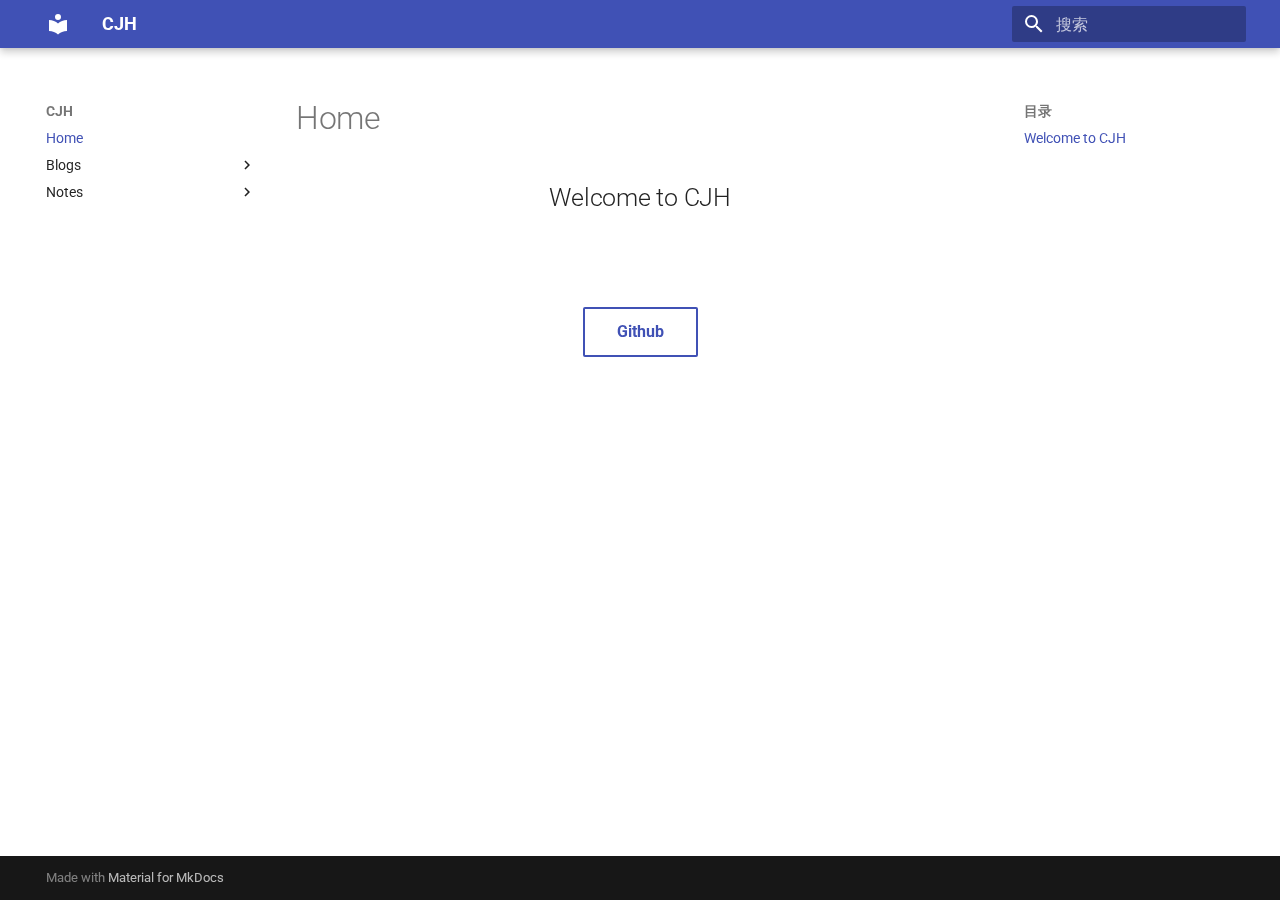
<file: index.html>
<!doctype html>
<html lang="zh" class="no-js">
  <head>
    
      <meta charset="utf-8">
      <meta name="viewport" content="width=device-width,initial-scale=1">
      
      
        <meta name="author" content="chenjh726">
      
      
        <link rel="canonical" href="https://github.com/chenjh726/chenjh726.github.io/">
      
      
      
        <link rel="next" href="blogs/Update_log/">
      
      
      <link rel="icon" href="assets/images/favicon.png">
      <meta name="generator" content="mkdocs-1.6.0, mkdocs-material-9.5.31">
    
    
      
        <title>CJH</title>
      
    
    
      <link rel="stylesheet" href="assets/stylesheets/main.3cba04c6.min.css">
      
        
        <link rel="stylesheet" href="assets/stylesheets/palette.06af60db.min.css">
      
      


    
    
      
    
    
      
        
        
        <link rel="preconnect" href="https://fonts.gstatic.com" crossorigin>
        <link rel="stylesheet" href="https://fonts.googleapis.com/css?family=Roboto:300,300i,400,400i,700,700i%7CRoboto+Mono:400,400i,700,700i&display=fallback">
        <style>:root{--md-text-font:"Roboto";--md-code-font:"Roboto Mono"}</style>
      
    
    
    <script>__md_scope=new URL(".",location),__md_hash=e=>[...e].reduce((e,_)=>(e<<5)-e+_.charCodeAt(0),0),__md_get=(e,_=localStorage,t=__md_scope)=>JSON.parse(_.getItem(t.pathname+"."+e)),__md_set=(e,_,t=localStorage,a=__md_scope)=>{try{t.setItem(a.pathname+"."+e,JSON.stringify(_))}catch(e){}}</script>
    
      

    
    
    
  </head>
  
  
    
    
    
    
    
    <body dir="ltr" data-md-color-scheme="default" data-md-color-primary="indigo" data-md-color-accent="indigo">
  
    
    <input class="md-toggle" data-md-toggle="drawer" type="checkbox" id="__drawer" autocomplete="off">
    <input class="md-toggle" data-md-toggle="search" type="checkbox" id="__search" autocomplete="off">
    <label class="md-overlay" for="__drawer"></label>
    <div data-md-component="skip">
      
        
        <a href="#home" class="md-skip">
          跳转至
        </a>
      
    </div>
    <div data-md-component="announce">
      
    </div>
    
    
      

  

<header class="md-header md-header--shadow" data-md-component="header">
  <nav class="md-header__inner md-grid" aria-label="页眉">
    <a href="." title="CJH" class="md-header__button md-logo" aria-label="CJH" data-md-component="logo">
      
  
  <svg xmlns="http://www.w3.org/2000/svg" viewBox="0 0 24 24"><path d="M12 8a3 3 0 0 0 3-3 3 3 0 0 0-3-3 3 3 0 0 0-3 3 3 3 0 0 0 3 3m0 3.54C9.64 9.35 6.5 8 3 8v11c3.5 0 6.64 1.35 9 3.54 2.36-2.19 5.5-3.54 9-3.54V8c-3.5 0-6.64 1.35-9 3.54Z"/></svg>

    </a>
    <label class="md-header__button md-icon" for="__drawer">
      
      <svg xmlns="http://www.w3.org/2000/svg" viewBox="0 0 24 24"><path d="M3 6h18v2H3V6m0 5h18v2H3v-2m0 5h18v2H3v-2Z"/></svg>
    </label>
    <div class="md-header__title" data-md-component="header-title">
      <div class="md-header__ellipsis">
        <div class="md-header__topic">
          <span class="md-ellipsis">
            CJH
          </span>
        </div>
        <div class="md-header__topic" data-md-component="header-topic">
          <span class="md-ellipsis">
            
              Home
            
          </span>
        </div>
      </div>
    </div>
    
      
    
    
    
    
      <label class="md-header__button md-icon" for="__search">
        
        <svg xmlns="http://www.w3.org/2000/svg" viewBox="0 0 24 24"><path d="M9.5 3A6.5 6.5 0 0 1 16 9.5c0 1.61-.59 3.09-1.56 4.23l.27.27h.79l5 5-1.5 1.5-5-5v-.79l-.27-.27A6.516 6.516 0 0 1 9.5 16 6.5 6.5 0 0 1 3 9.5 6.5 6.5 0 0 1 9.5 3m0 2C7 5 5 7 5 9.5S7 14 9.5 14 14 12 14 9.5 12 5 9.5 5Z"/></svg>
      </label>
      <div class="md-search" data-md-component="search" role="dialog">
  <label class="md-search__overlay" for="__search"></label>
  <div class="md-search__inner" role="search">
    <form class="md-search__form" name="search">
      <input type="text" class="md-search__input" name="query" aria-label="搜索" placeholder="搜索" autocapitalize="off" autocorrect="off" autocomplete="off" spellcheck="false" data-md-component="search-query" required>
      <label class="md-search__icon md-icon" for="__search">
        
        <svg xmlns="http://www.w3.org/2000/svg" viewBox="0 0 24 24"><path d="M9.5 3A6.5 6.5 0 0 1 16 9.5c0 1.61-.59 3.09-1.56 4.23l.27.27h.79l5 5-1.5 1.5-5-5v-.79l-.27-.27A6.516 6.516 0 0 1 9.5 16 6.5 6.5 0 0 1 3 9.5 6.5 6.5 0 0 1 9.5 3m0 2C7 5 5 7 5 9.5S7 14 9.5 14 14 12 14 9.5 12 5 9.5 5Z"/></svg>
        
        <svg xmlns="http://www.w3.org/2000/svg" viewBox="0 0 24 24"><path d="M20 11v2H8l5.5 5.5-1.42 1.42L4.16 12l7.92-7.92L13.5 5.5 8 11h12Z"/></svg>
      </label>
      <nav class="md-search__options" aria-label="查找">
        
        <button type="reset" class="md-search__icon md-icon" title="清空当前内容" aria-label="清空当前内容" tabindex="-1">
          
          <svg xmlns="http://www.w3.org/2000/svg" viewBox="0 0 24 24"><path d="M19 6.41 17.59 5 12 10.59 6.41 5 5 6.41 10.59 12 5 17.59 6.41 19 12 13.41 17.59 19 19 17.59 13.41 12 19 6.41Z"/></svg>
        </button>
      </nav>
      
    </form>
    <div class="md-search__output">
      <div class="md-search__scrollwrap" tabindex="0" data-md-scrollfix>
        <div class="md-search-result" data-md-component="search-result">
          <div class="md-search-result__meta">
            正在初始化搜索引擎
          </div>
          <ol class="md-search-result__list" role="presentation"></ol>
        </div>
      </div>
    </div>
  </div>
</div>
    
    
  </nav>
  
</header>
    
    <div class="md-container" data-md-component="container">
      
      
        
          
        
      
      <main class="md-main" data-md-component="main">
        <div class="md-main__inner md-grid">
          
            
              
              <div class="md-sidebar md-sidebar--primary" data-md-component="sidebar" data-md-type="navigation" >
                <div class="md-sidebar__scrollwrap">
                  <div class="md-sidebar__inner">
                    



<nav class="md-nav md-nav--primary" aria-label="导航栏" data-md-level="0">
  <label class="md-nav__title" for="__drawer">
    <a href="." title="CJH" class="md-nav__button md-logo" aria-label="CJH" data-md-component="logo">
      
  
  <svg xmlns="http://www.w3.org/2000/svg" viewBox="0 0 24 24"><path d="M12 8a3 3 0 0 0 3-3 3 3 0 0 0-3-3 3 3 0 0 0-3 3 3 3 0 0 0 3 3m0 3.54C9.64 9.35 6.5 8 3 8v11c3.5 0 6.64 1.35 9 3.54 2.36-2.19 5.5-3.54 9-3.54V8c-3.5 0-6.64 1.35-9 3.54Z"/></svg>

    </a>
    CJH
  </label>
  
  <ul class="md-nav__list" data-md-scrollfix>
    
      
      
  
  
    
  
  
  
    <li class="md-nav__item md-nav__item--active">
      
      <input class="md-nav__toggle md-toggle" type="checkbox" id="__toc">
      
      
        
      
      
        <label class="md-nav__link md-nav__link--active" for="__toc">
          
  
  <span class="md-ellipsis">
    Home
  </span>
  

          <span class="md-nav__icon md-icon"></span>
        </label>
      
      <a href="." class="md-nav__link md-nav__link--active">
        
  
  <span class="md-ellipsis">
    Home
  </span>
  

      </a>
      
        

<nav class="md-nav md-nav--secondary" aria-label="目录">
  
  
  
    
  
  
    <label class="md-nav__title" for="__toc">
      <span class="md-nav__icon md-icon"></span>
      目录
    </label>
    <ul class="md-nav__list" data-md-component="toc" data-md-scrollfix>
      
        <li class="md-nav__item">
  <a href="#welcome-to-cjh" class="md-nav__link">
    <span class="md-ellipsis">
      Welcome to CJH
    </span>
  </a>
  
</li>
      
    </ul>
  
</nav>
      
    </li>
  

    
      
      
  
  
  
  
    
    
    
    
    <li class="md-nav__item md-nav__item--nested">
      
        
        
        <input class="md-nav__toggle md-toggle " type="checkbox" id="__nav_2" >
        
          
          <label class="md-nav__link" for="__nav_2" id="__nav_2_label" tabindex="0">
            
  
  <span class="md-ellipsis">
    Blogs
  </span>
  

            <span class="md-nav__icon md-icon"></span>
          </label>
        
        <nav class="md-nav" data-md-level="1" aria-labelledby="__nav_2_label" aria-expanded="false">
          <label class="md-nav__title" for="__nav_2">
            <span class="md-nav__icon md-icon"></span>
            Blogs
          </label>
          <ul class="md-nav__list" data-md-scrollfix>
            
              
                
  
  
  
  
    <li class="md-nav__item">
      <a href="blogs/Update_log/" class="md-nav__link">
        
  
  <span class="md-ellipsis">
    更新日志
  </span>
  

      </a>
    </li>
  

              
            
          </ul>
        </nav>
      
    </li>
  

    
      
      
  
  
  
  
    
    
    
    
    <li class="md-nav__item md-nav__item--nested">
      
        
        
        <input class="md-nav__toggle md-toggle " type="checkbox" id="__nav_3" >
        
          
          <label class="md-nav__link" for="__nav_3" id="__nav_3_label" tabindex="0">
            
  
  <span class="md-ellipsis">
    Notes
  </span>
  

            <span class="md-nav__icon md-icon"></span>
          </label>
        
        <nav class="md-nav" data-md-level="1" aria-labelledby="__nav_3_label" aria-expanded="false">
          <label class="md-nav__title" for="__nav_3">
            <span class="md-nav__icon md-icon"></span>
            Notes
          </label>
          <ul class="md-nav__list" data-md-scrollfix>
            
              
                
  
  
  
  
    <li class="md-nav__item">
      <a href="notes/Helloworld/" class="md-nav__link">
        
  
  <span class="md-ellipsis">
    输出"Hello,world!"
  </span>
  

      </a>
    </li>
  

              
            
              
                
  
  
  
  
    
    
    
    
    <li class="md-nav__item md-nav__item--nested">
      
        
        
        <input class="md-nav__toggle md-toggle " type="checkbox" id="__nav_3_2" >
        
          
          <label class="md-nav__link" for="__nav_3_2" id="__nav_3_2_label" tabindex="0">
            
  
  <span class="md-ellipsis">
    HTML
  </span>
  

            <span class="md-nav__icon md-icon"></span>
          </label>
        
        <nav class="md-nav" data-md-level="2" aria-labelledby="__nav_3_2_label" aria-expanded="false">
          <label class="md-nav__title" for="__nav_3_2">
            <span class="md-nav__icon md-icon"></span>
            HTML
          </label>
          <ul class="md-nav__list" data-md-scrollfix>
            
              
                
  
  
  
  
    <li class="md-nav__item">
      <a href="notes/HTML/1-Overview_of_HTML/" class="md-nav__link">
        
  
  <span class="md-ellipsis">
    1. Overview of HTML
  </span>
  

      </a>
    </li>
  

              
            
              
                
  
  
  
  
    <li class="md-nav__item">
      <a href="notes/HTML/2-Document_structure/" class="md-nav__link">
        
  
  <span class="md-ellipsis">
    2 Document structure
  </span>
  

      </a>
    </li>
  

              
            
          </ul>
        </nav>
      
    </li>
  

              
            
              
                
  
  
  
  
    
    
    
    
    <li class="md-nav__item md-nav__item--nested">
      
        
        
        <input class="md-nav__toggle md-toggle " type="checkbox" id="__nav_3_3" >
        
          
          <label class="md-nav__link" for="__nav_3_3" id="__nav_3_3_label" tabindex="0">
            
  
  <span class="md-ellipsis">
    Templates
  </span>
  

            <span class="md-nav__icon md-icon"></span>
          </label>
        
        <nav class="md-nav" data-md-level="2" aria-labelledby="__nav_3_3_label" aria-expanded="false">
          <label class="md-nav__title" for="__nav_3_3">
            <span class="md-nav__icon md-icon"></span>
            Templates
          </label>
          <ul class="md-nav__list" data-md-scrollfix>
            
              
                
  
  
  
  
    <li class="md-nav__item">
      <a href="notes/Templates/Shortest_path/" class="md-nav__link">
        
  
  <span class="md-ellipsis">
    最短路模版
  </span>
  

      </a>
    </li>
  

              
            
          </ul>
        </nav>
      
    </li>
  

              
            
          </ul>
        </nav>
      
    </li>
  

    
  </ul>
</nav>
                  </div>
                </div>
              </div>
            
            
              
              <div class="md-sidebar md-sidebar--secondary" data-md-component="sidebar" data-md-type="toc" >
                <div class="md-sidebar__scrollwrap">
                  <div class="md-sidebar__inner">
                    

<nav class="md-nav md-nav--secondary" aria-label="目录">
  
  
  
    
  
  
    <label class="md-nav__title" for="__toc">
      <span class="md-nav__icon md-icon"></span>
      目录
    </label>
    <ul class="md-nav__list" data-md-component="toc" data-md-scrollfix>
      
        <li class="md-nav__item">
  <a href="#welcome-to-cjh" class="md-nav__link">
    <span class="md-ellipsis">
      Welcome to CJH
    </span>
  </a>
  
</li>
      
    </ul>
  
</nav>
                  </div>
                </div>
              </div>
            
          
          
            <div class="md-content" data-md-component="content">
              <article class="md-content__inner md-typeset">
                
                  


<h1 id="home">Home</h1>
<p><center></p>
<h2 id="welcome-to-cjh">Welcome to CJH</h2>
<p><br><br><br>
<a class="md-button" href="https://github.com/chenjh726/chenjh726.github.io">Github</a>
</center></p>
<script src="https://giscus.app/client.js"
    data-repo="chenjh726/chenjh726.github.io"
    data-repo-id="R_kgDOMeZntw"
    data-category="General"
    data-category-id="DIC_kwDOMeZnt84ChYwb"
    data-mapping="pathname"
    data-strict="0"
    data-reactions-enabled="1"
    data-emit-metadata="0"
    data-input-position="bottom"
    data-theme="preferred_color_scheme"
    data-lang="zh-CN"
    crossorigin="anonymous"
    async>
</script>












                
              </article>
            </div>
          
          
<script>var target=document.getElementById(location.hash.slice(1));target&&target.name&&(target.checked=target.name.startsWith("__tabbed_"))</script>
        </div>
        
      </main>
      
        <footer class="md-footer">
  
  <div class="md-footer-meta md-typeset">
    <div class="md-footer-meta__inner md-grid">
      <div class="md-copyright">
  
  
    Made with
    <a href="https://squidfunk.github.io/mkdocs-material/" target="_blank" rel="noopener">
      Material for MkDocs
    </a>
  
</div>
      
    </div>
  </div>
</footer>
      
    </div>
    <div class="md-dialog" data-md-component="dialog">
      <div class="md-dialog__inner md-typeset"></div>
    </div>
    
    
    <script id="__config" type="application/json">{"base": ".", "features": ["content.code.copy"], "search": "assets/javascripts/workers/search.b8dbb3d2.min.js", "translations": {"clipboard.copied": "\u5df2\u590d\u5236", "clipboard.copy": "\u590d\u5236", "search.result.more.one": "\u5728\u8be5\u9875\u4e0a\u8fd8\u6709 1 \u4e2a\u7b26\u5408\u6761\u4ef6\u7684\u7ed3\u679c", "search.result.more.other": "\u5728\u8be5\u9875\u4e0a\u8fd8\u6709 # \u4e2a\u7b26\u5408\u6761\u4ef6\u7684\u7ed3\u679c", "search.result.none": "\u6ca1\u6709\u627e\u5230\u7b26\u5408\u6761\u4ef6\u7684\u7ed3\u679c", "search.result.one": "\u627e\u5230 1 \u4e2a\u7b26\u5408\u6761\u4ef6\u7684\u7ed3\u679c", "search.result.other": "# \u4e2a\u7b26\u5408\u6761\u4ef6\u7684\u7ed3\u679c", "search.result.placeholder": "\u952e\u5165\u4ee5\u5f00\u59cb\u641c\u7d22", "search.result.term.missing": "\u7f3a\u5c11", "select.version": "\u9009\u62e9\u5f53\u524d\u7248\u672c"}}</script>
    
    
      <script src="assets/javascripts/bundle.fe8b6f2b.min.js"></script>
      
    
  </body>
</html>
</file>
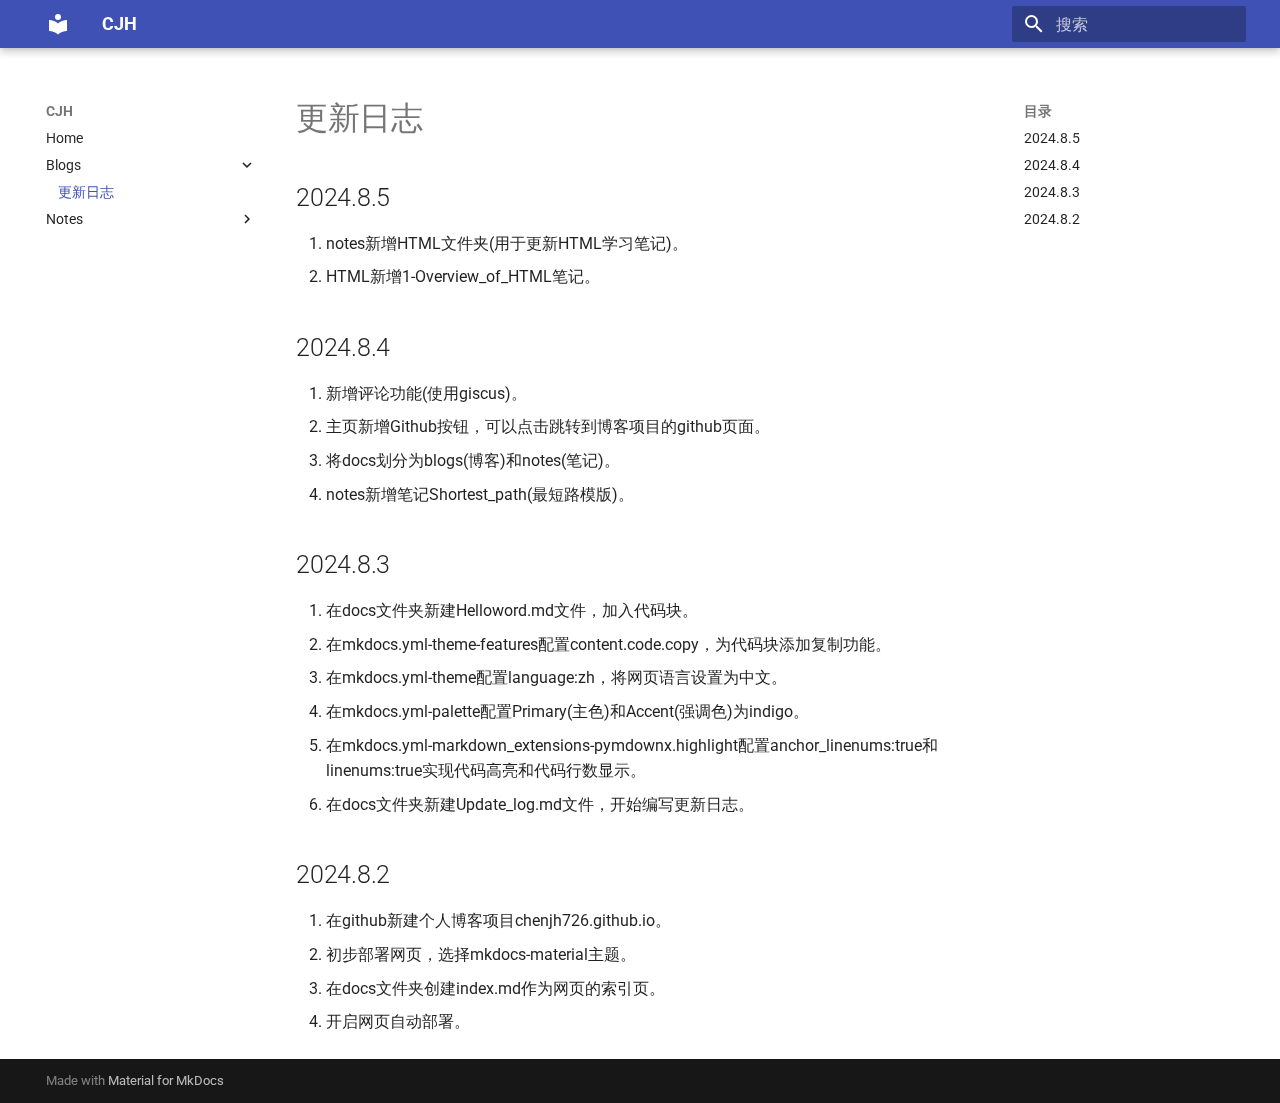
<file: blogs/Update_log/index.html>
<!doctype html>
<html lang="zh" class="no-js">
  <head>
    
      <meta charset="utf-8">
      <meta name="viewport" content="width=device-width,initial-scale=1">
      
      
        <meta name="author" content="chenjh726">
      
      
        <link rel="canonical" href="https://github.com/chenjh726/chenjh726.github.io/blogs/Update_log/">
      
      
        <link rel="prev" href="../..">
      
      
        <link rel="next" href="../../notes/Helloworld/">
      
      
      <link rel="icon" href="../../assets/images/favicon.png">
      <meta name="generator" content="mkdocs-1.6.0, mkdocs-material-9.5.31">
    
    
      
        <title>更新日志 - CJH</title>
      
    
    
      <link rel="stylesheet" href="../../assets/stylesheets/main.3cba04c6.min.css">
      
        
        <link rel="stylesheet" href="../../assets/stylesheets/palette.06af60db.min.css">
      
      


    
    
      
    
    
      
        
        
        <link rel="preconnect" href="https://fonts.gstatic.com" crossorigin>
        <link rel="stylesheet" href="https://fonts.googleapis.com/css?family=Roboto:300,300i,400,400i,700,700i%7CRoboto+Mono:400,400i,700,700i&display=fallback">
        <style>:root{--md-text-font:"Roboto";--md-code-font:"Roboto Mono"}</style>
      
    
    
    <script>__md_scope=new URL("../..",location),__md_hash=e=>[...e].reduce((e,_)=>(e<<5)-e+_.charCodeAt(0),0),__md_get=(e,_=localStorage,t=__md_scope)=>JSON.parse(_.getItem(t.pathname+"."+e)),__md_set=(e,_,t=localStorage,a=__md_scope)=>{try{t.setItem(a.pathname+"."+e,JSON.stringify(_))}catch(e){}}</script>
    
      

    
    
    
  </head>
  
  
    
    
    
    
    
    <body dir="ltr" data-md-color-scheme="default" data-md-color-primary="indigo" data-md-color-accent="indigo">
  
    
    <input class="md-toggle" data-md-toggle="drawer" type="checkbox" id="__drawer" autocomplete="off">
    <input class="md-toggle" data-md-toggle="search" type="checkbox" id="__search" autocomplete="off">
    <label class="md-overlay" for="__drawer"></label>
    <div data-md-component="skip">
      
        
        <a href="#_1" class="md-skip">
          跳转至
        </a>
      
    </div>
    <div data-md-component="announce">
      
    </div>
    
    
      

  

<header class="md-header md-header--shadow" data-md-component="header">
  <nav class="md-header__inner md-grid" aria-label="页眉">
    <a href="../.." title="CJH" class="md-header__button md-logo" aria-label="CJH" data-md-component="logo">
      
  
  <svg xmlns="http://www.w3.org/2000/svg" viewBox="0 0 24 24"><path d="M12 8a3 3 0 0 0 3-3 3 3 0 0 0-3-3 3 3 0 0 0-3 3 3 3 0 0 0 3 3m0 3.54C9.64 9.35 6.5 8 3 8v11c3.5 0 6.64 1.35 9 3.54 2.36-2.19 5.5-3.54 9-3.54V8c-3.5 0-6.64 1.35-9 3.54Z"/></svg>

    </a>
    <label class="md-header__button md-icon" for="__drawer">
      
      <svg xmlns="http://www.w3.org/2000/svg" viewBox="0 0 24 24"><path d="M3 6h18v2H3V6m0 5h18v2H3v-2m0 5h18v2H3v-2Z"/></svg>
    </label>
    <div class="md-header__title" data-md-component="header-title">
      <div class="md-header__ellipsis">
        <div class="md-header__topic">
          <span class="md-ellipsis">
            CJH
          </span>
        </div>
        <div class="md-header__topic" data-md-component="header-topic">
          <span class="md-ellipsis">
            
              更新日志
            
          </span>
        </div>
      </div>
    </div>
    
      
    
    
    
    
      <label class="md-header__button md-icon" for="__search">
        
        <svg xmlns="http://www.w3.org/2000/svg" viewBox="0 0 24 24"><path d="M9.5 3A6.5 6.5 0 0 1 16 9.5c0 1.61-.59 3.09-1.56 4.23l.27.27h.79l5 5-1.5 1.5-5-5v-.79l-.27-.27A6.516 6.516 0 0 1 9.5 16 6.5 6.5 0 0 1 3 9.5 6.5 6.5 0 0 1 9.5 3m0 2C7 5 5 7 5 9.5S7 14 9.5 14 14 12 14 9.5 12 5 9.5 5Z"/></svg>
      </label>
      <div class="md-search" data-md-component="search" role="dialog">
  <label class="md-search__overlay" for="__search"></label>
  <div class="md-search__inner" role="search">
    <form class="md-search__form" name="search">
      <input type="text" class="md-search__input" name="query" aria-label="搜索" placeholder="搜索" autocapitalize="off" autocorrect="off" autocomplete="off" spellcheck="false" data-md-component="search-query" required>
      <label class="md-search__icon md-icon" for="__search">
        
        <svg xmlns="http://www.w3.org/2000/svg" viewBox="0 0 24 24"><path d="M9.5 3A6.5 6.5 0 0 1 16 9.5c0 1.61-.59 3.09-1.56 4.23l.27.27h.79l5 5-1.5 1.5-5-5v-.79l-.27-.27A6.516 6.516 0 0 1 9.5 16 6.5 6.5 0 0 1 3 9.5 6.5 6.5 0 0 1 9.5 3m0 2C7 5 5 7 5 9.5S7 14 9.5 14 14 12 14 9.5 12 5 9.5 5Z"/></svg>
        
        <svg xmlns="http://www.w3.org/2000/svg" viewBox="0 0 24 24"><path d="M20 11v2H8l5.5 5.5-1.42 1.42L4.16 12l7.92-7.92L13.5 5.5 8 11h12Z"/></svg>
      </label>
      <nav class="md-search__options" aria-label="查找">
        
        <button type="reset" class="md-search__icon md-icon" title="清空当前内容" aria-label="清空当前内容" tabindex="-1">
          
          <svg xmlns="http://www.w3.org/2000/svg" viewBox="0 0 24 24"><path d="M19 6.41 17.59 5 12 10.59 6.41 5 5 6.41 10.59 12 5 17.59 6.41 19 12 13.41 17.59 19 19 17.59 13.41 12 19 6.41Z"/></svg>
        </button>
      </nav>
      
    </form>
    <div class="md-search__output">
      <div class="md-search__scrollwrap" tabindex="0" data-md-scrollfix>
        <div class="md-search-result" data-md-component="search-result">
          <div class="md-search-result__meta">
            正在初始化搜索引擎
          </div>
          <ol class="md-search-result__list" role="presentation"></ol>
        </div>
      </div>
    </div>
  </div>
</div>
    
    
  </nav>
  
</header>
    
    <div class="md-container" data-md-component="container">
      
      
        
          
        
      
      <main class="md-main" data-md-component="main">
        <div class="md-main__inner md-grid">
          
            
              
              <div class="md-sidebar md-sidebar--primary" data-md-component="sidebar" data-md-type="navigation" >
                <div class="md-sidebar__scrollwrap">
                  <div class="md-sidebar__inner">
                    



<nav class="md-nav md-nav--primary" aria-label="导航栏" data-md-level="0">
  <label class="md-nav__title" for="__drawer">
    <a href="../.." title="CJH" class="md-nav__button md-logo" aria-label="CJH" data-md-component="logo">
      
  
  <svg xmlns="http://www.w3.org/2000/svg" viewBox="0 0 24 24"><path d="M12 8a3 3 0 0 0 3-3 3 3 0 0 0-3-3 3 3 0 0 0-3 3 3 3 0 0 0 3 3m0 3.54C9.64 9.35 6.5 8 3 8v11c3.5 0 6.64 1.35 9 3.54 2.36-2.19 5.5-3.54 9-3.54V8c-3.5 0-6.64 1.35-9 3.54Z"/></svg>

    </a>
    CJH
  </label>
  
  <ul class="md-nav__list" data-md-scrollfix>
    
      
      
  
  
  
  
    <li class="md-nav__item">
      <a href="../.." class="md-nav__link">
        
  
  <span class="md-ellipsis">
    Home
  </span>
  

      </a>
    </li>
  

    
      
      
  
  
    
  
  
  
    
    
    
    
    <li class="md-nav__item md-nav__item--active md-nav__item--nested">
      
        
        
        <input class="md-nav__toggle md-toggle " type="checkbox" id="__nav_2" checked>
        
          
          <label class="md-nav__link" for="__nav_2" id="__nav_2_label" tabindex="0">
            
  
  <span class="md-ellipsis">
    Blogs
  </span>
  

            <span class="md-nav__icon md-icon"></span>
          </label>
        
        <nav class="md-nav" data-md-level="1" aria-labelledby="__nav_2_label" aria-expanded="true">
          <label class="md-nav__title" for="__nav_2">
            <span class="md-nav__icon md-icon"></span>
            Blogs
          </label>
          <ul class="md-nav__list" data-md-scrollfix>
            
              
                
  
  
    
  
  
  
    <li class="md-nav__item md-nav__item--active">
      
      <input class="md-nav__toggle md-toggle" type="checkbox" id="__toc">
      
      
        
      
      
        <label class="md-nav__link md-nav__link--active" for="__toc">
          
  
  <span class="md-ellipsis">
    更新日志
  </span>
  

          <span class="md-nav__icon md-icon"></span>
        </label>
      
      <a href="./" class="md-nav__link md-nav__link--active">
        
  
  <span class="md-ellipsis">
    更新日志
  </span>
  

      </a>
      
        

<nav class="md-nav md-nav--secondary" aria-label="目录">
  
  
  
    
  
  
    <label class="md-nav__title" for="__toc">
      <span class="md-nav__icon md-icon"></span>
      目录
    </label>
    <ul class="md-nav__list" data-md-component="toc" data-md-scrollfix>
      
        <li class="md-nav__item">
  <a href="#202485" class="md-nav__link">
    <span class="md-ellipsis">
      2024.8.5
    </span>
  </a>
  
</li>
      
        <li class="md-nav__item">
  <a href="#202484" class="md-nav__link">
    <span class="md-ellipsis">
      2024.8.4
    </span>
  </a>
  
</li>
      
        <li class="md-nav__item">
  <a href="#202483" class="md-nav__link">
    <span class="md-ellipsis">
      2024.8.3
    </span>
  </a>
  
</li>
      
        <li class="md-nav__item">
  <a href="#202482" class="md-nav__link">
    <span class="md-ellipsis">
      2024.8.2
    </span>
  </a>
  
</li>
      
    </ul>
  
</nav>
      
    </li>
  

              
            
          </ul>
        </nav>
      
    </li>
  

    
      
      
  
  
  
  
    
    
    
    
    <li class="md-nav__item md-nav__item--nested">
      
        
        
        <input class="md-nav__toggle md-toggle " type="checkbox" id="__nav_3" >
        
          
          <label class="md-nav__link" for="__nav_3" id="__nav_3_label" tabindex="0">
            
  
  <span class="md-ellipsis">
    Notes
  </span>
  

            <span class="md-nav__icon md-icon"></span>
          </label>
        
        <nav class="md-nav" data-md-level="1" aria-labelledby="__nav_3_label" aria-expanded="false">
          <label class="md-nav__title" for="__nav_3">
            <span class="md-nav__icon md-icon"></span>
            Notes
          </label>
          <ul class="md-nav__list" data-md-scrollfix>
            
              
                
  
  
  
  
    <li class="md-nav__item">
      <a href="../../notes/Helloworld/" class="md-nav__link">
        
  
  <span class="md-ellipsis">
    输出"Hello,world!"
  </span>
  

      </a>
    </li>
  

              
            
              
                
  
  
  
  
    
    
    
    
    <li class="md-nav__item md-nav__item--nested">
      
        
        
        <input class="md-nav__toggle md-toggle " type="checkbox" id="__nav_3_2" >
        
          
          <label class="md-nav__link" for="__nav_3_2" id="__nav_3_2_label" tabindex="0">
            
  
  <span class="md-ellipsis">
    HTML
  </span>
  

            <span class="md-nav__icon md-icon"></span>
          </label>
        
        <nav class="md-nav" data-md-level="2" aria-labelledby="__nav_3_2_label" aria-expanded="false">
          <label class="md-nav__title" for="__nav_3_2">
            <span class="md-nav__icon md-icon"></span>
            HTML
          </label>
          <ul class="md-nav__list" data-md-scrollfix>
            
              
                
  
  
  
  
    <li class="md-nav__item">
      <a href="../../notes/HTML/1-Overview_of_HTML/" class="md-nav__link">
        
  
  <span class="md-ellipsis">
    1. Overview of HTML
  </span>
  

      </a>
    </li>
  

              
            
              
                
  
  
  
  
    <li class="md-nav__item">
      <a href="../../notes/HTML/2-Document_structure/" class="md-nav__link">
        
  
  <span class="md-ellipsis">
    2 Document structure
  </span>
  

      </a>
    </li>
  

              
            
          </ul>
        </nav>
      
    </li>
  

              
            
              
                
  
  
  
  
    
    
    
    
    <li class="md-nav__item md-nav__item--nested">
      
        
        
        <input class="md-nav__toggle md-toggle " type="checkbox" id="__nav_3_3" >
        
          
          <label class="md-nav__link" for="__nav_3_3" id="__nav_3_3_label" tabindex="0">
            
  
  <span class="md-ellipsis">
    Templates
  </span>
  

            <span class="md-nav__icon md-icon"></span>
          </label>
        
        <nav class="md-nav" data-md-level="2" aria-labelledby="__nav_3_3_label" aria-expanded="false">
          <label class="md-nav__title" for="__nav_3_3">
            <span class="md-nav__icon md-icon"></span>
            Templates
          </label>
          <ul class="md-nav__list" data-md-scrollfix>
            
              
                
  
  
  
  
    <li class="md-nav__item">
      <a href="../../notes/Templates/Shortest_path/" class="md-nav__link">
        
  
  <span class="md-ellipsis">
    最短路模版
  </span>
  

      </a>
    </li>
  

              
            
          </ul>
        </nav>
      
    </li>
  

              
            
          </ul>
        </nav>
      
    </li>
  

    
  </ul>
</nav>
                  </div>
                </div>
              </div>
            
            
              
              <div class="md-sidebar md-sidebar--secondary" data-md-component="sidebar" data-md-type="toc" >
                <div class="md-sidebar__scrollwrap">
                  <div class="md-sidebar__inner">
                    

<nav class="md-nav md-nav--secondary" aria-label="目录">
  
  
  
    
  
  
    <label class="md-nav__title" for="__toc">
      <span class="md-nav__icon md-icon"></span>
      目录
    </label>
    <ul class="md-nav__list" data-md-component="toc" data-md-scrollfix>
      
        <li class="md-nav__item">
  <a href="#202485" class="md-nav__link">
    <span class="md-ellipsis">
      2024.8.5
    </span>
  </a>
  
</li>
      
        <li class="md-nav__item">
  <a href="#202484" class="md-nav__link">
    <span class="md-ellipsis">
      2024.8.4
    </span>
  </a>
  
</li>
      
        <li class="md-nav__item">
  <a href="#202483" class="md-nav__link">
    <span class="md-ellipsis">
      2024.8.3
    </span>
  </a>
  
</li>
      
        <li class="md-nav__item">
  <a href="#202482" class="md-nav__link">
    <span class="md-ellipsis">
      2024.8.2
    </span>
  </a>
  
</li>
      
    </ul>
  
</nav>
                  </div>
                </div>
              </div>
            
          
          
            <div class="md-content" data-md-component="content">
              <article class="md-content__inner md-typeset">
                
                  


<h1 id="_1">更新日志</h1>
<h2 id="202485">2024.8.5</h2>
<ol>
<li>notes新增HTML文件夹(用于更新HTML学习笔记)。</li>
<li>HTML新增1-Overview_of_HTML笔记。</li>
</ol>
<h2 id="202484">2024.8.4</h2>
<ol>
<li>新增评论功能(使用giscus)。</li>
<li>主页新增Github按钮，可以点击跳转到博客项目的github页面。</li>
<li>将docs划分为blogs(博客)和notes(笔记)。</li>
<li>notes新增笔记Shortest_path(最短路模版)。</li>
</ol>
<h2 id="202483">2024.8.3</h2>
<ol>
<li>在docs文件夹新建Helloword.md文件，加入代码块。</li>
<li>在mkdocs.yml-theme-features配置content.code.copy，为代码块添加复制功能。</li>
<li>在mkdocs.yml-theme配置language:zh，将网页语言设置为中文。</li>
<li>在mkdocs.yml-palette配置Primary(主色)和Accent(强调色)为indigo。</li>
<li>在mkdocs.yml-markdown_extensions-pymdownx.highlight配置anchor_linenums:true和linenums:true实现代码高亮和代码行数显示。</li>
<li>在docs文件夹新建Update_log.md文件，开始编写更新日志。</li>
</ol>
<h2 id="202482">2024.8.2</h2>
<ol>
<li>在github新建个人博客项目chenjh726.github.io。</li>
<li>初步部署网页，选择mkdocs-material主题。</li>
<li>在docs文件夹创建index.md作为网页的索引页。</li>
<li>开启网页自动部署。</li>
</ol>
<script src="https://giscus.app/client.js"
    data-repo="chenjh726/chenjh726.github.io"
    data-repo-id="R_kgDOMeZntw"
    data-category="General"
    data-category-id="DIC_kwDOMeZnt84ChYwb"
    data-mapping="pathname"
    data-strict="0"
    data-reactions-enabled="1"
    data-emit-metadata="0"
    data-input-position="bottom"
    data-theme="preferred_color_scheme"
    data-lang="zh-CN"
    crossorigin="anonymous"
    async>
</script>












                
              </article>
            </div>
          
          
<script>var target=document.getElementById(location.hash.slice(1));target&&target.name&&(target.checked=target.name.startsWith("__tabbed_"))</script>
        </div>
        
      </main>
      
        <footer class="md-footer">
  
  <div class="md-footer-meta md-typeset">
    <div class="md-footer-meta__inner md-grid">
      <div class="md-copyright">
  
  
    Made with
    <a href="https://squidfunk.github.io/mkdocs-material/" target="_blank" rel="noopener">
      Material for MkDocs
    </a>
  
</div>
      
    </div>
  </div>
</footer>
      
    </div>
    <div class="md-dialog" data-md-component="dialog">
      <div class="md-dialog__inner md-typeset"></div>
    </div>
    
    
    <script id="__config" type="application/json">{"base": "../..", "features": ["content.code.copy"], "search": "../../assets/javascripts/workers/search.b8dbb3d2.min.js", "translations": {"clipboard.copied": "\u5df2\u590d\u5236", "clipboard.copy": "\u590d\u5236", "search.result.more.one": "\u5728\u8be5\u9875\u4e0a\u8fd8\u6709 1 \u4e2a\u7b26\u5408\u6761\u4ef6\u7684\u7ed3\u679c", "search.result.more.other": "\u5728\u8be5\u9875\u4e0a\u8fd8\u6709 # \u4e2a\u7b26\u5408\u6761\u4ef6\u7684\u7ed3\u679c", "search.result.none": "\u6ca1\u6709\u627e\u5230\u7b26\u5408\u6761\u4ef6\u7684\u7ed3\u679c", "search.result.one": "\u627e\u5230 1 \u4e2a\u7b26\u5408\u6761\u4ef6\u7684\u7ed3\u679c", "search.result.other": "# \u4e2a\u7b26\u5408\u6761\u4ef6\u7684\u7ed3\u679c", "search.result.placeholder": "\u952e\u5165\u4ee5\u5f00\u59cb\u641c\u7d22", "search.result.term.missing": "\u7f3a\u5c11", "select.version": "\u9009\u62e9\u5f53\u524d\u7248\u672c"}}</script>
    
    
      <script src="../../assets/javascripts/bundle.fe8b6f2b.min.js"></script>
      
    
  </body>
</html>
</file>
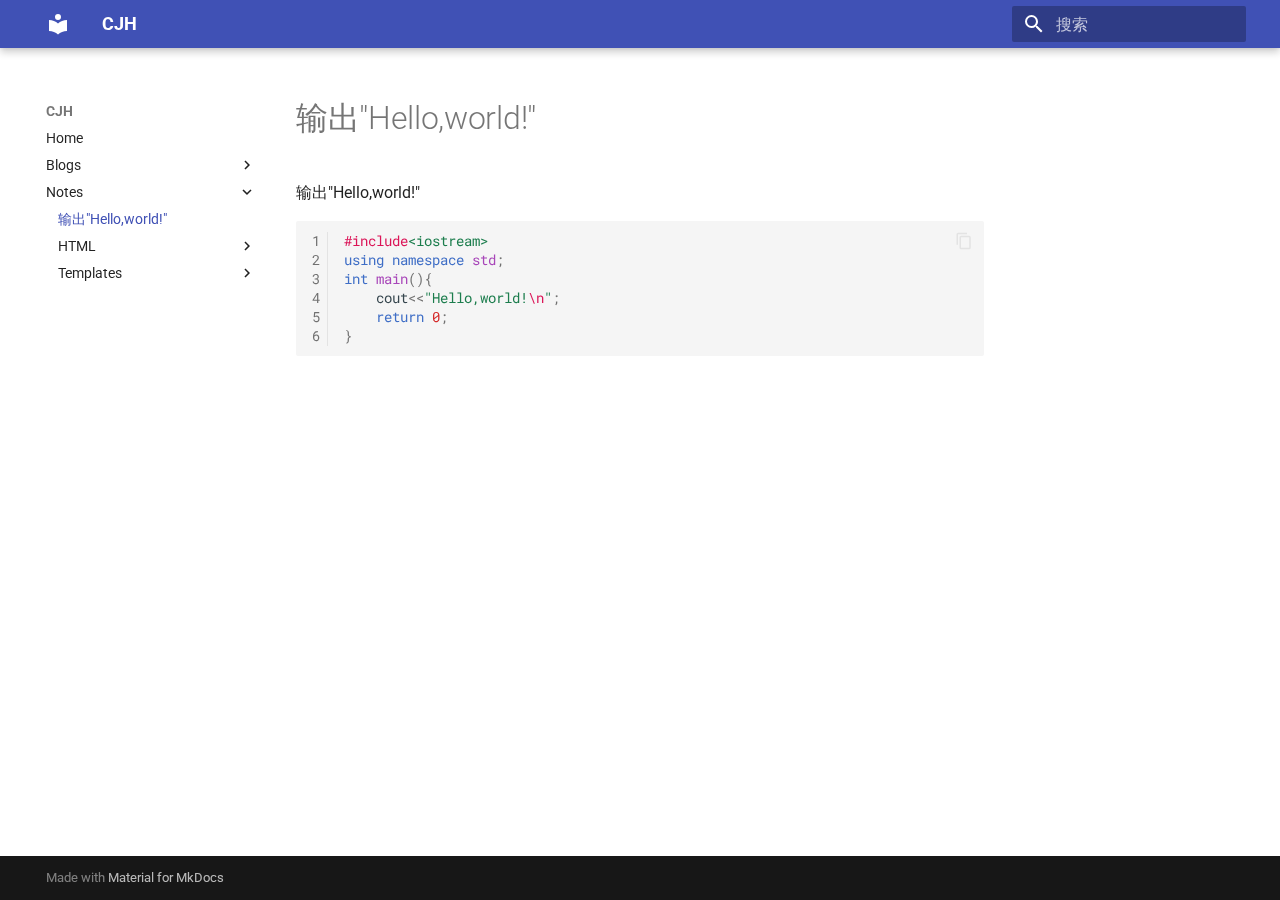
<file: notes/Helloworld/index.html>
<!doctype html>
<html lang="zh" class="no-js">
  <head>
    
      <meta charset="utf-8">
      <meta name="viewport" content="width=device-width,initial-scale=1">
      
      
        <meta name="author" content="chenjh726">
      
      
        <link rel="canonical" href="https://github.com/chenjh726/chenjh726.github.io/notes/Helloworld/">
      
      
        <link rel="prev" href="../../blogs/Update_log/">
      
      
        <link rel="next" href="../HTML/1-Overview_of_HTML/">
      
      
      <link rel="icon" href="../../assets/images/favicon.png">
      <meta name="generator" content="mkdocs-1.6.0, mkdocs-material-9.5.31">
    
    
      
        <title>输出"Hello,world!" - CJH</title>
      
    
    
      <link rel="stylesheet" href="../../assets/stylesheets/main.3cba04c6.min.css">
      
        
        <link rel="stylesheet" href="../../assets/stylesheets/palette.06af60db.min.css">
      
      


    
    
      
    
    
      
        
        
        <link rel="preconnect" href="https://fonts.gstatic.com" crossorigin>
        <link rel="stylesheet" href="https://fonts.googleapis.com/css?family=Roboto:300,300i,400,400i,700,700i%7CRoboto+Mono:400,400i,700,700i&display=fallback">
        <style>:root{--md-text-font:"Roboto";--md-code-font:"Roboto Mono"}</style>
      
    
    
    <script>__md_scope=new URL("../..",location),__md_hash=e=>[...e].reduce((e,_)=>(e<<5)-e+_.charCodeAt(0),0),__md_get=(e,_=localStorage,t=__md_scope)=>JSON.parse(_.getItem(t.pathname+"."+e)),__md_set=(e,_,t=localStorage,a=__md_scope)=>{try{t.setItem(a.pathname+"."+e,JSON.stringify(_))}catch(e){}}</script>
    
      

    
    
    
  </head>
  
  
    
    
    
    
    
    <body dir="ltr" data-md-color-scheme="default" data-md-color-primary="indigo" data-md-color-accent="indigo">
  
    
    <input class="md-toggle" data-md-toggle="drawer" type="checkbox" id="__drawer" autocomplete="off">
    <input class="md-toggle" data-md-toggle="search" type="checkbox" id="__search" autocomplete="off">
    <label class="md-overlay" for="__drawer"></label>
    <div data-md-component="skip">
      
        
        <a href="#helloworld" class="md-skip">
          跳转至
        </a>
      
    </div>
    <div data-md-component="announce">
      
    </div>
    
    
      

  

<header class="md-header md-header--shadow" data-md-component="header">
  <nav class="md-header__inner md-grid" aria-label="页眉">
    <a href="../.." title="CJH" class="md-header__button md-logo" aria-label="CJH" data-md-component="logo">
      
  
  <svg xmlns="http://www.w3.org/2000/svg" viewBox="0 0 24 24"><path d="M12 8a3 3 0 0 0 3-3 3 3 0 0 0-3-3 3 3 0 0 0-3 3 3 3 0 0 0 3 3m0 3.54C9.64 9.35 6.5 8 3 8v11c3.5 0 6.64 1.35 9 3.54 2.36-2.19 5.5-3.54 9-3.54V8c-3.5 0-6.64 1.35-9 3.54Z"/></svg>

    </a>
    <label class="md-header__button md-icon" for="__drawer">
      
      <svg xmlns="http://www.w3.org/2000/svg" viewBox="0 0 24 24"><path d="M3 6h18v2H3V6m0 5h18v2H3v-2m0 5h18v2H3v-2Z"/></svg>
    </label>
    <div class="md-header__title" data-md-component="header-title">
      <div class="md-header__ellipsis">
        <div class="md-header__topic">
          <span class="md-ellipsis">
            CJH
          </span>
        </div>
        <div class="md-header__topic" data-md-component="header-topic">
          <span class="md-ellipsis">
            
              输出"Hello,world!"
            
          </span>
        </div>
      </div>
    </div>
    
      
    
    
    
    
      <label class="md-header__button md-icon" for="__search">
        
        <svg xmlns="http://www.w3.org/2000/svg" viewBox="0 0 24 24"><path d="M9.5 3A6.5 6.5 0 0 1 16 9.5c0 1.61-.59 3.09-1.56 4.23l.27.27h.79l5 5-1.5 1.5-5-5v-.79l-.27-.27A6.516 6.516 0 0 1 9.5 16 6.5 6.5 0 0 1 3 9.5 6.5 6.5 0 0 1 9.5 3m0 2C7 5 5 7 5 9.5S7 14 9.5 14 14 12 14 9.5 12 5 9.5 5Z"/></svg>
      </label>
      <div class="md-search" data-md-component="search" role="dialog">
  <label class="md-search__overlay" for="__search"></label>
  <div class="md-search__inner" role="search">
    <form class="md-search__form" name="search">
      <input type="text" class="md-search__input" name="query" aria-label="搜索" placeholder="搜索" autocapitalize="off" autocorrect="off" autocomplete="off" spellcheck="false" data-md-component="search-query" required>
      <label class="md-search__icon md-icon" for="__search">
        
        <svg xmlns="http://www.w3.org/2000/svg" viewBox="0 0 24 24"><path d="M9.5 3A6.5 6.5 0 0 1 16 9.5c0 1.61-.59 3.09-1.56 4.23l.27.27h.79l5 5-1.5 1.5-5-5v-.79l-.27-.27A6.516 6.516 0 0 1 9.5 16 6.5 6.5 0 0 1 3 9.5 6.5 6.5 0 0 1 9.5 3m0 2C7 5 5 7 5 9.5S7 14 9.5 14 14 12 14 9.5 12 5 9.5 5Z"/></svg>
        
        <svg xmlns="http://www.w3.org/2000/svg" viewBox="0 0 24 24"><path d="M20 11v2H8l5.5 5.5-1.42 1.42L4.16 12l7.92-7.92L13.5 5.5 8 11h12Z"/></svg>
      </label>
      <nav class="md-search__options" aria-label="查找">
        
        <button type="reset" class="md-search__icon md-icon" title="清空当前内容" aria-label="清空当前内容" tabindex="-1">
          
          <svg xmlns="http://www.w3.org/2000/svg" viewBox="0 0 24 24"><path d="M19 6.41 17.59 5 12 10.59 6.41 5 5 6.41 10.59 12 5 17.59 6.41 19 12 13.41 17.59 19 19 17.59 13.41 12 19 6.41Z"/></svg>
        </button>
      </nav>
      
    </form>
    <div class="md-search__output">
      <div class="md-search__scrollwrap" tabindex="0" data-md-scrollfix>
        <div class="md-search-result" data-md-component="search-result">
          <div class="md-search-result__meta">
            正在初始化搜索引擎
          </div>
          <ol class="md-search-result__list" role="presentation"></ol>
        </div>
      </div>
    </div>
  </div>
</div>
    
    
  </nav>
  
</header>
    
    <div class="md-container" data-md-component="container">
      
      
        
          
        
      
      <main class="md-main" data-md-component="main">
        <div class="md-main__inner md-grid">
          
            
              
              <div class="md-sidebar md-sidebar--primary" data-md-component="sidebar" data-md-type="navigation" >
                <div class="md-sidebar__scrollwrap">
                  <div class="md-sidebar__inner">
                    



<nav class="md-nav md-nav--primary" aria-label="导航栏" data-md-level="0">
  <label class="md-nav__title" for="__drawer">
    <a href="../.." title="CJH" class="md-nav__button md-logo" aria-label="CJH" data-md-component="logo">
      
  
  <svg xmlns="http://www.w3.org/2000/svg" viewBox="0 0 24 24"><path d="M12 8a3 3 0 0 0 3-3 3 3 0 0 0-3-3 3 3 0 0 0-3 3 3 3 0 0 0 3 3m0 3.54C9.64 9.35 6.5 8 3 8v11c3.5 0 6.64 1.35 9 3.54 2.36-2.19 5.5-3.54 9-3.54V8c-3.5 0-6.64 1.35-9 3.54Z"/></svg>

    </a>
    CJH
  </label>
  
  <ul class="md-nav__list" data-md-scrollfix>
    
      
      
  
  
  
  
    <li class="md-nav__item">
      <a href="../.." class="md-nav__link">
        
  
  <span class="md-ellipsis">
    Home
  </span>
  

      </a>
    </li>
  

    
      
      
  
  
  
  
    
    
    
    
    <li class="md-nav__item md-nav__item--nested">
      
        
        
        <input class="md-nav__toggle md-toggle " type="checkbox" id="__nav_2" >
        
          
          <label class="md-nav__link" for="__nav_2" id="__nav_2_label" tabindex="0">
            
  
  <span class="md-ellipsis">
    Blogs
  </span>
  

            <span class="md-nav__icon md-icon"></span>
          </label>
        
        <nav class="md-nav" data-md-level="1" aria-labelledby="__nav_2_label" aria-expanded="false">
          <label class="md-nav__title" for="__nav_2">
            <span class="md-nav__icon md-icon"></span>
            Blogs
          </label>
          <ul class="md-nav__list" data-md-scrollfix>
            
              
                
  
  
  
  
    <li class="md-nav__item">
      <a href="../../blogs/Update_log/" class="md-nav__link">
        
  
  <span class="md-ellipsis">
    更新日志
  </span>
  

      </a>
    </li>
  

              
            
          </ul>
        </nav>
      
    </li>
  

    
      
      
  
  
    
  
  
  
    
    
    
    
    <li class="md-nav__item md-nav__item--active md-nav__item--nested">
      
        
        
        <input class="md-nav__toggle md-toggle " type="checkbox" id="__nav_3" checked>
        
          
          <label class="md-nav__link" for="__nav_3" id="__nav_3_label" tabindex="0">
            
  
  <span class="md-ellipsis">
    Notes
  </span>
  

            <span class="md-nav__icon md-icon"></span>
          </label>
        
        <nav class="md-nav" data-md-level="1" aria-labelledby="__nav_3_label" aria-expanded="true">
          <label class="md-nav__title" for="__nav_3">
            <span class="md-nav__icon md-icon"></span>
            Notes
          </label>
          <ul class="md-nav__list" data-md-scrollfix>
            
              
                
  
  
    
  
  
  
    <li class="md-nav__item md-nav__item--active">
      
      <input class="md-nav__toggle md-toggle" type="checkbox" id="__toc">
      
      
        
      
      
      <a href="./" class="md-nav__link md-nav__link--active">
        
  
  <span class="md-ellipsis">
    输出"Hello,world!"
  </span>
  

      </a>
      
    </li>
  

              
            
              
                
  
  
  
  
    
    
    
    
    <li class="md-nav__item md-nav__item--nested">
      
        
        
        <input class="md-nav__toggle md-toggle " type="checkbox" id="__nav_3_2" >
        
          
          <label class="md-nav__link" for="__nav_3_2" id="__nav_3_2_label" tabindex="0">
            
  
  <span class="md-ellipsis">
    HTML
  </span>
  

            <span class="md-nav__icon md-icon"></span>
          </label>
        
        <nav class="md-nav" data-md-level="2" aria-labelledby="__nav_3_2_label" aria-expanded="false">
          <label class="md-nav__title" for="__nav_3_2">
            <span class="md-nav__icon md-icon"></span>
            HTML
          </label>
          <ul class="md-nav__list" data-md-scrollfix>
            
              
                
  
  
  
  
    <li class="md-nav__item">
      <a href="../HTML/1-Overview_of_HTML/" class="md-nav__link">
        
  
  <span class="md-ellipsis">
    1. Overview of HTML
  </span>
  

      </a>
    </li>
  

              
            
              
                
  
  
  
  
    <li class="md-nav__item">
      <a href="../HTML/2-Document_structure/" class="md-nav__link">
        
  
  <span class="md-ellipsis">
    2 Document structure
  </span>
  

      </a>
    </li>
  

              
            
          </ul>
        </nav>
      
    </li>
  

              
            
              
                
  
  
  
  
    
    
    
    
    <li class="md-nav__item md-nav__item--nested">
      
        
        
        <input class="md-nav__toggle md-toggle " type="checkbox" id="__nav_3_3" >
        
          
          <label class="md-nav__link" for="__nav_3_3" id="__nav_3_3_label" tabindex="0">
            
  
  <span class="md-ellipsis">
    Templates
  </span>
  

            <span class="md-nav__icon md-icon"></span>
          </label>
        
        <nav class="md-nav" data-md-level="2" aria-labelledby="__nav_3_3_label" aria-expanded="false">
          <label class="md-nav__title" for="__nav_3_3">
            <span class="md-nav__icon md-icon"></span>
            Templates
          </label>
          <ul class="md-nav__list" data-md-scrollfix>
            
              
                
  
  
  
  
    <li class="md-nav__item">
      <a href="../Templates/Shortest_path/" class="md-nav__link">
        
  
  <span class="md-ellipsis">
    最短路模版
  </span>
  

      </a>
    </li>
  

              
            
          </ul>
        </nav>
      
    </li>
  

              
            
          </ul>
        </nav>
      
    </li>
  

    
  </ul>
</nav>
                  </div>
                </div>
              </div>
            
            
              
              <div class="md-sidebar md-sidebar--secondary" data-md-component="sidebar" data-md-type="toc" >
                <div class="md-sidebar__scrollwrap">
                  <div class="md-sidebar__inner">
                    

<nav class="md-nav md-nav--secondary" aria-label="目录">
  
  
  
    
  
  
</nav>
                  </div>
                </div>
              </div>
            
          
          
            <div class="md-content" data-md-component="content">
              <article class="md-content__inner md-typeset">
                
                  


<h1 id="helloworld">输出"Hello,world!"</h1>
<p>输出"Hello,world!"</p>
<div class="highlight"><table class="highlighttable"><tr><td class="linenos"><div class="linenodiv"><pre><span></span><span class="normal"><a href="#__codelineno-0-1">1</a></span>
<span class="normal"><a href="#__codelineno-0-2">2</a></span>
<span class="normal"><a href="#__codelineno-0-3">3</a></span>
<span class="normal"><a href="#__codelineno-0-4">4</a></span>
<span class="normal"><a href="#__codelineno-0-5">5</a></span>
<span class="normal"><a href="#__codelineno-0-6">6</a></span></pre></div></td><td class="code"><div><pre><span></span><code><a id="__codelineno-0-1" name="__codelineno-0-1"></a><span class="cp">#include</span><span class="cpf">&lt;iostream&gt;</span>
<a id="__codelineno-0-2" name="__codelineno-0-2"></a><span class="k">using</span><span class="w"> </span><span class="k">namespace</span><span class="w"> </span><span class="nn">std</span><span class="p">;</span>
<a id="__codelineno-0-3" name="__codelineno-0-3"></a><span class="kt">int</span><span class="w"> </span><span class="nf">main</span><span class="p">(){</span>
<a id="__codelineno-0-4" name="__codelineno-0-4"></a><span class="w">    </span><span class="n">cout</span><span class="o">&lt;&lt;</span><span class="s">&quot;Hello,world!</span><span class="se">\n</span><span class="s">&quot;</span><span class="p">;</span><span class="w">    </span>
<a id="__codelineno-0-5" name="__codelineno-0-5"></a><span class="w">    </span><span class="k">return</span><span class="w"> </span><span class="mi">0</span><span class="p">;</span>
<a id="__codelineno-0-6" name="__codelineno-0-6"></a><span class="p">}</span>
</code></pre></div></td></tr></table></div>
<script src="https://giscus.app/client.js"
    data-repo="chenjh726/chenjh726.github.io"
    data-repo-id="R_kgDOMeZntw"
    data-category="General"
    data-category-id="DIC_kwDOMeZnt84ChYwb"
    data-mapping="pathname"
    data-strict="0"
    data-reactions-enabled="1"
    data-emit-metadata="0"
    data-input-position="bottom"
    data-theme="preferred_color_scheme"
    data-lang="zh-CN"
    crossorigin="anonymous"
    async>
</script>












                
              </article>
            </div>
          
          
<script>var target=document.getElementById(location.hash.slice(1));target&&target.name&&(target.checked=target.name.startsWith("__tabbed_"))</script>
        </div>
        
      </main>
      
        <footer class="md-footer">
  
  <div class="md-footer-meta md-typeset">
    <div class="md-footer-meta__inner md-grid">
      <div class="md-copyright">
  
  
    Made with
    <a href="https://squidfunk.github.io/mkdocs-material/" target="_blank" rel="noopener">
      Material for MkDocs
    </a>
  
</div>
      
    </div>
  </div>
</footer>
      
    </div>
    <div class="md-dialog" data-md-component="dialog">
      <div class="md-dialog__inner md-typeset"></div>
    </div>
    
    
    <script id="__config" type="application/json">{"base": "../..", "features": ["content.code.copy"], "search": "../../assets/javascripts/workers/search.b8dbb3d2.min.js", "translations": {"clipboard.copied": "\u5df2\u590d\u5236", "clipboard.copy": "\u590d\u5236", "search.result.more.one": "\u5728\u8be5\u9875\u4e0a\u8fd8\u6709 1 \u4e2a\u7b26\u5408\u6761\u4ef6\u7684\u7ed3\u679c", "search.result.more.other": "\u5728\u8be5\u9875\u4e0a\u8fd8\u6709 # \u4e2a\u7b26\u5408\u6761\u4ef6\u7684\u7ed3\u679c", "search.result.none": "\u6ca1\u6709\u627e\u5230\u7b26\u5408\u6761\u4ef6\u7684\u7ed3\u679c", "search.result.one": "\u627e\u5230 1 \u4e2a\u7b26\u5408\u6761\u4ef6\u7684\u7ed3\u679c", "search.result.other": "# \u4e2a\u7b26\u5408\u6761\u4ef6\u7684\u7ed3\u679c", "search.result.placeholder": "\u952e\u5165\u4ee5\u5f00\u59cb\u641c\u7d22", "search.result.term.missing": "\u7f3a\u5c11", "select.version": "\u9009\u62e9\u5f53\u524d\u7248\u672c"}}</script>
    
    
      <script src="../../assets/javascripts/bundle.fe8b6f2b.min.js"></script>
      
    
  </body>
</html>
</file>
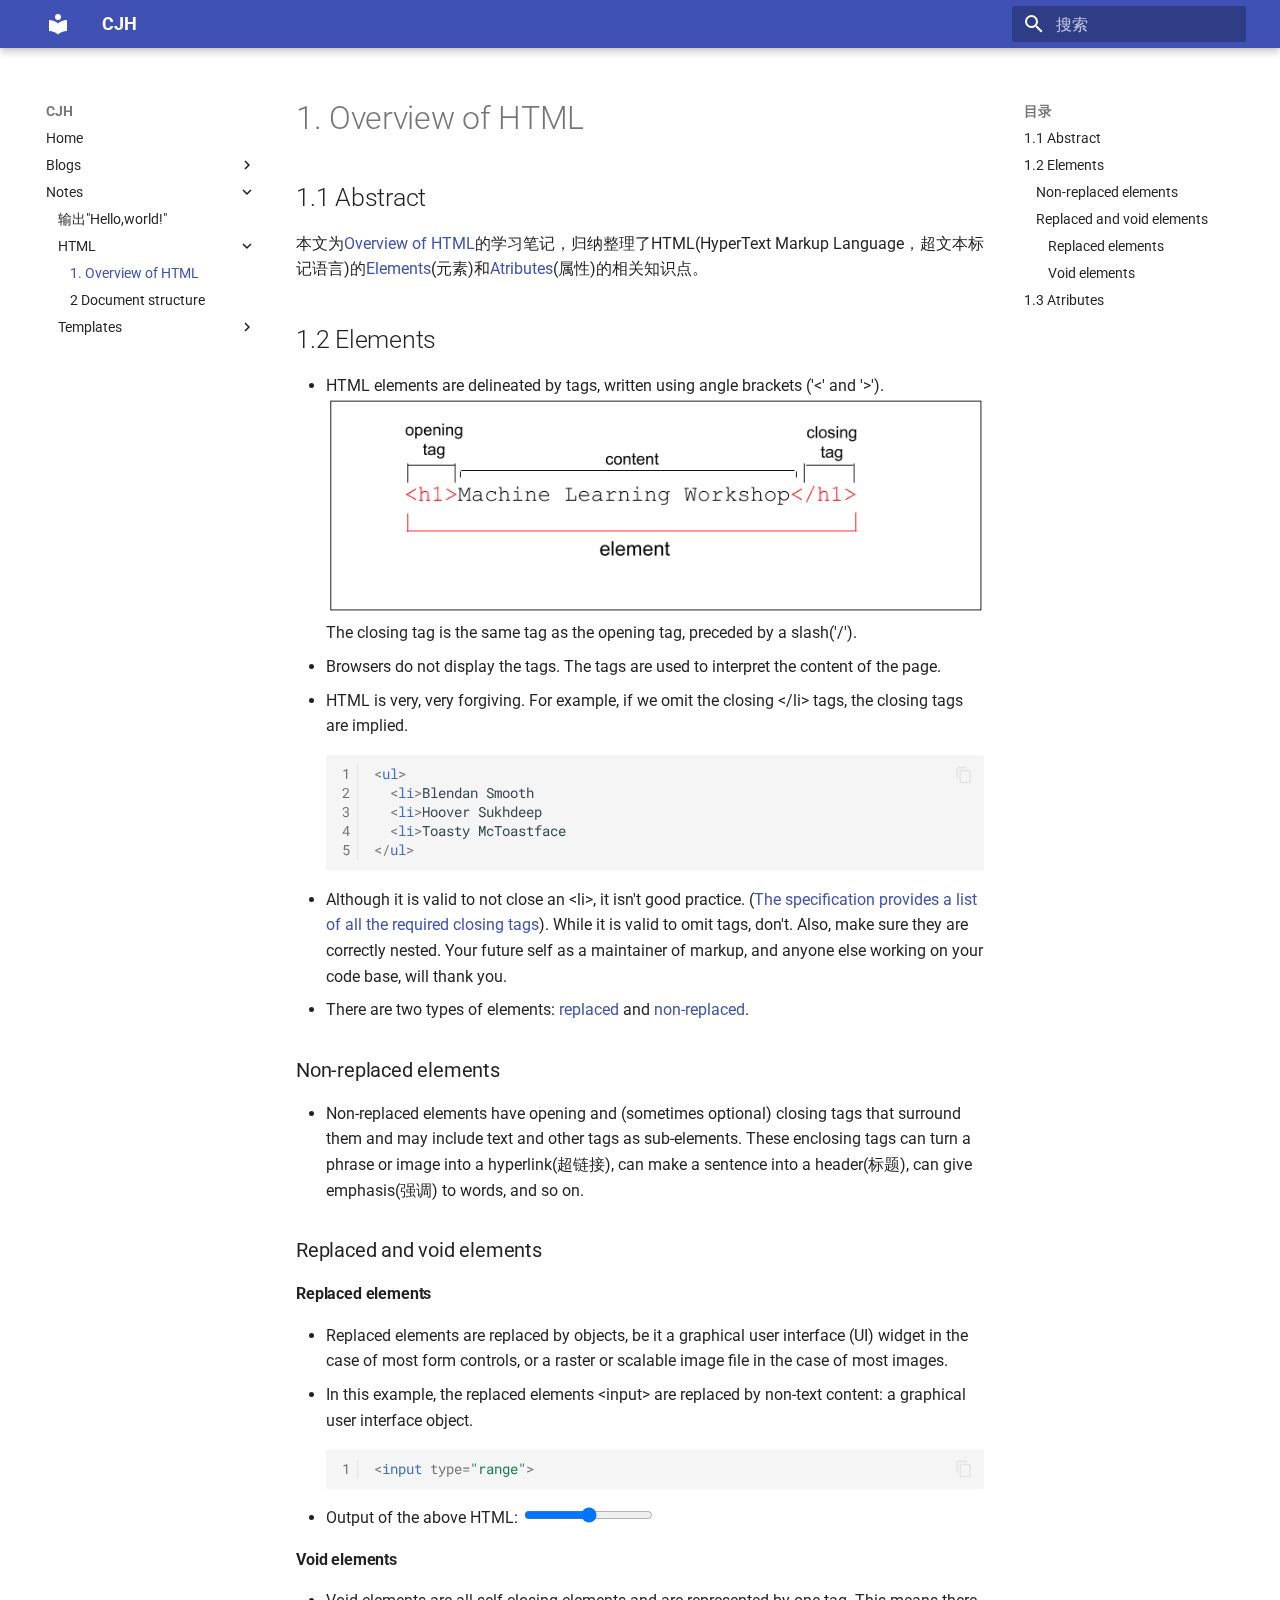
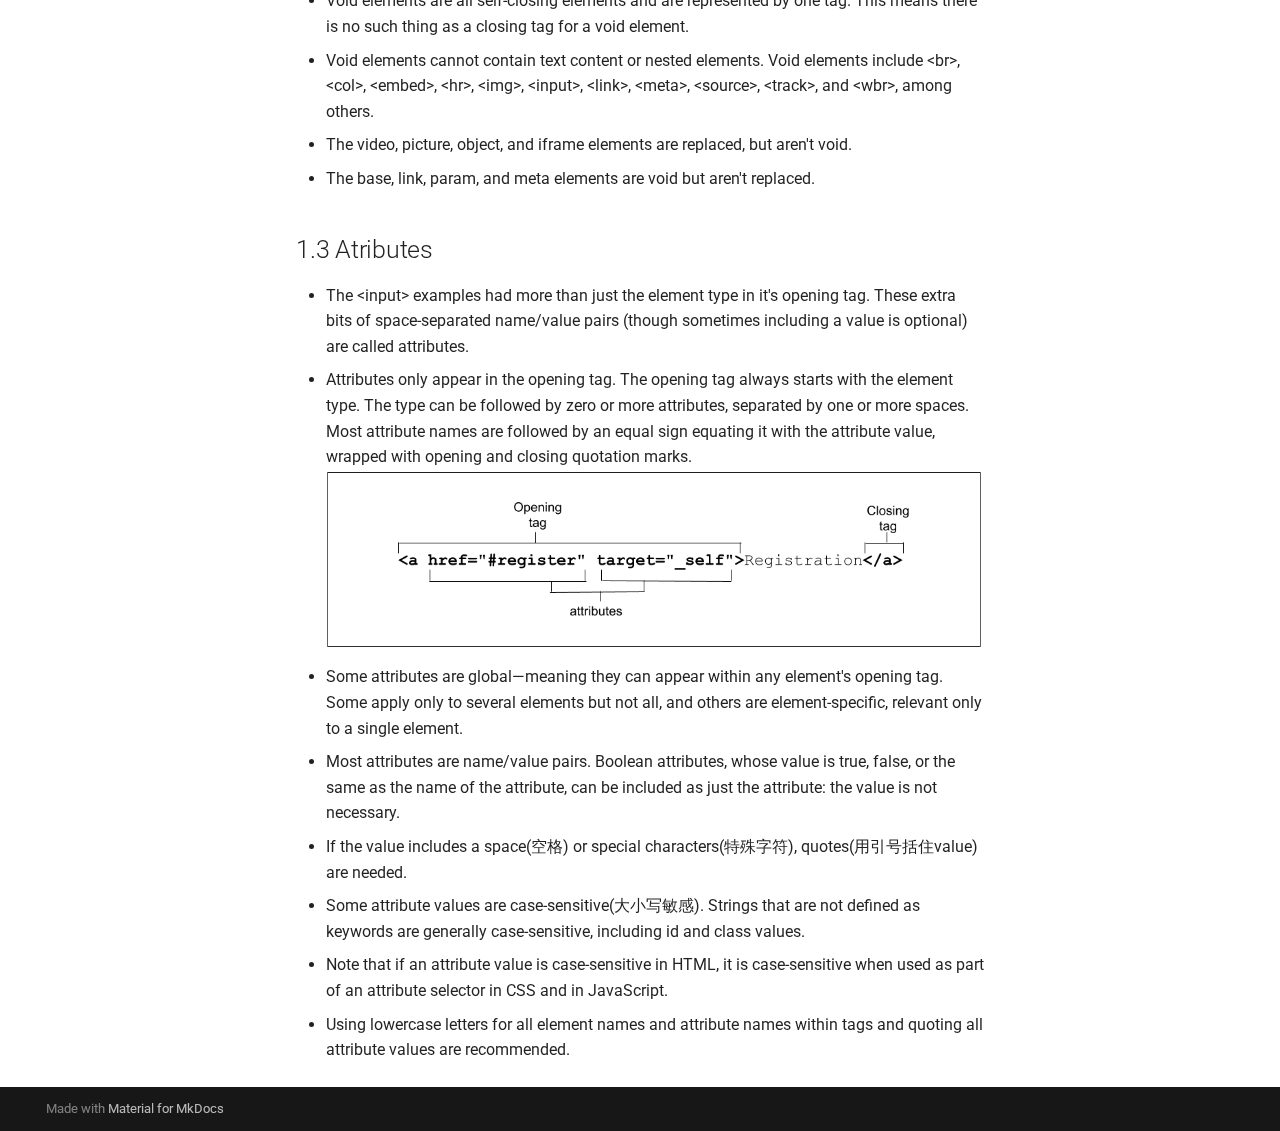
<file: notes/HTML/1-Overview_of_HTML/index.html>
<!doctype html>
<html lang="zh" class="no-js">
  <head>
    
      <meta charset="utf-8">
      <meta name="viewport" content="width=device-width,initial-scale=1">
      
      
        <meta name="author" content="chenjh726">
      
      
        <link rel="canonical" href="https://github.com/chenjh726/chenjh726.github.io/notes/HTML/1-Overview_of_HTML/">
      
      
        <link rel="prev" href="../../Helloworld/">
      
      
        <link rel="next" href="../2-Document_structure/">
      
      
      <link rel="icon" href="../../../assets/images/favicon.png">
      <meta name="generator" content="mkdocs-1.6.0, mkdocs-material-9.5.31">
    
    
      
        <title>1. Overview of HTML - CJH</title>
      
    
    
      <link rel="stylesheet" href="../../../assets/stylesheets/main.3cba04c6.min.css">
      
        
        <link rel="stylesheet" href="../../../assets/stylesheets/palette.06af60db.min.css">
      
      


    
    
      
    
    
      
        
        
        <link rel="preconnect" href="https://fonts.gstatic.com" crossorigin>
        <link rel="stylesheet" href="https://fonts.googleapis.com/css?family=Roboto:300,300i,400,400i,700,700i%7CRoboto+Mono:400,400i,700,700i&display=fallback">
        <style>:root{--md-text-font:"Roboto";--md-code-font:"Roboto Mono"}</style>
      
    
    
    <script>__md_scope=new URL("../../..",location),__md_hash=e=>[...e].reduce((e,_)=>(e<<5)-e+_.charCodeAt(0),0),__md_get=(e,_=localStorage,t=__md_scope)=>JSON.parse(_.getItem(t.pathname+"."+e)),__md_set=(e,_,t=localStorage,a=__md_scope)=>{try{t.setItem(a.pathname+"."+e,JSON.stringify(_))}catch(e){}}</script>
    
      

    
    
    
  </head>
  
  
    
    
    
    
    
    <body dir="ltr" data-md-color-scheme="default" data-md-color-primary="indigo" data-md-color-accent="indigo">
  
    
    <input class="md-toggle" data-md-toggle="drawer" type="checkbox" id="__drawer" autocomplete="off">
    <input class="md-toggle" data-md-toggle="search" type="checkbox" id="__search" autocomplete="off">
    <label class="md-overlay" for="__drawer"></label>
    <div data-md-component="skip">
      
        
        <a href="#1-overview-of-html" class="md-skip">
          跳转至
        </a>
      
    </div>
    <div data-md-component="announce">
      
    </div>
    
    
      

  

<header class="md-header md-header--shadow" data-md-component="header">
  <nav class="md-header__inner md-grid" aria-label="页眉">
    <a href="../../.." title="CJH" class="md-header__button md-logo" aria-label="CJH" data-md-component="logo">
      
  
  <svg xmlns="http://www.w3.org/2000/svg" viewBox="0 0 24 24"><path d="M12 8a3 3 0 0 0 3-3 3 3 0 0 0-3-3 3 3 0 0 0-3 3 3 3 0 0 0 3 3m0 3.54C9.64 9.35 6.5 8 3 8v11c3.5 0 6.64 1.35 9 3.54 2.36-2.19 5.5-3.54 9-3.54V8c-3.5 0-6.64 1.35-9 3.54Z"/></svg>

    </a>
    <label class="md-header__button md-icon" for="__drawer">
      
      <svg xmlns="http://www.w3.org/2000/svg" viewBox="0 0 24 24"><path d="M3 6h18v2H3V6m0 5h18v2H3v-2m0 5h18v2H3v-2Z"/></svg>
    </label>
    <div class="md-header__title" data-md-component="header-title">
      <div class="md-header__ellipsis">
        <div class="md-header__topic">
          <span class="md-ellipsis">
            CJH
          </span>
        </div>
        <div class="md-header__topic" data-md-component="header-topic">
          <span class="md-ellipsis">
            
              1. Overview of HTML
            
          </span>
        </div>
      </div>
    </div>
    
      
    
    
    
    
      <label class="md-header__button md-icon" for="__search">
        
        <svg xmlns="http://www.w3.org/2000/svg" viewBox="0 0 24 24"><path d="M9.5 3A6.5 6.5 0 0 1 16 9.5c0 1.61-.59 3.09-1.56 4.23l.27.27h.79l5 5-1.5 1.5-5-5v-.79l-.27-.27A6.516 6.516 0 0 1 9.5 16 6.5 6.5 0 0 1 3 9.5 6.5 6.5 0 0 1 9.5 3m0 2C7 5 5 7 5 9.5S7 14 9.5 14 14 12 14 9.5 12 5 9.5 5Z"/></svg>
      </label>
      <div class="md-search" data-md-component="search" role="dialog">
  <label class="md-search__overlay" for="__search"></label>
  <div class="md-search__inner" role="search">
    <form class="md-search__form" name="search">
      <input type="text" class="md-search__input" name="query" aria-label="搜索" placeholder="搜索" autocapitalize="off" autocorrect="off" autocomplete="off" spellcheck="false" data-md-component="search-query" required>
      <label class="md-search__icon md-icon" for="__search">
        
        <svg xmlns="http://www.w3.org/2000/svg" viewBox="0 0 24 24"><path d="M9.5 3A6.5 6.5 0 0 1 16 9.5c0 1.61-.59 3.09-1.56 4.23l.27.27h.79l5 5-1.5 1.5-5-5v-.79l-.27-.27A6.516 6.516 0 0 1 9.5 16 6.5 6.5 0 0 1 3 9.5 6.5 6.5 0 0 1 9.5 3m0 2C7 5 5 7 5 9.5S7 14 9.5 14 14 12 14 9.5 12 5 9.5 5Z"/></svg>
        
        <svg xmlns="http://www.w3.org/2000/svg" viewBox="0 0 24 24"><path d="M20 11v2H8l5.5 5.5-1.42 1.42L4.16 12l7.92-7.92L13.5 5.5 8 11h12Z"/></svg>
      </label>
      <nav class="md-search__options" aria-label="查找">
        
        <button type="reset" class="md-search__icon md-icon" title="清空当前内容" aria-label="清空当前内容" tabindex="-1">
          
          <svg xmlns="http://www.w3.org/2000/svg" viewBox="0 0 24 24"><path d="M19 6.41 17.59 5 12 10.59 6.41 5 5 6.41 10.59 12 5 17.59 6.41 19 12 13.41 17.59 19 19 17.59 13.41 12 19 6.41Z"/></svg>
        </button>
      </nav>
      
    </form>
    <div class="md-search__output">
      <div class="md-search__scrollwrap" tabindex="0" data-md-scrollfix>
        <div class="md-search-result" data-md-component="search-result">
          <div class="md-search-result__meta">
            正在初始化搜索引擎
          </div>
          <ol class="md-search-result__list" role="presentation"></ol>
        </div>
      </div>
    </div>
  </div>
</div>
    
    
  </nav>
  
</header>
    
    <div class="md-container" data-md-component="container">
      
      
        
          
        
      
      <main class="md-main" data-md-component="main">
        <div class="md-main__inner md-grid">
          
            
              
              <div class="md-sidebar md-sidebar--primary" data-md-component="sidebar" data-md-type="navigation" >
                <div class="md-sidebar__scrollwrap">
                  <div class="md-sidebar__inner">
                    



<nav class="md-nav md-nav--primary" aria-label="导航栏" data-md-level="0">
  <label class="md-nav__title" for="__drawer">
    <a href="../../.." title="CJH" class="md-nav__button md-logo" aria-label="CJH" data-md-component="logo">
      
  
  <svg xmlns="http://www.w3.org/2000/svg" viewBox="0 0 24 24"><path d="M12 8a3 3 0 0 0 3-3 3 3 0 0 0-3-3 3 3 0 0 0-3 3 3 3 0 0 0 3 3m0 3.54C9.64 9.35 6.5 8 3 8v11c3.5 0 6.64 1.35 9 3.54 2.36-2.19 5.5-3.54 9-3.54V8c-3.5 0-6.64 1.35-9 3.54Z"/></svg>

    </a>
    CJH
  </label>
  
  <ul class="md-nav__list" data-md-scrollfix>
    
      
      
  
  
  
  
    <li class="md-nav__item">
      <a href="../../.." class="md-nav__link">
        
  
  <span class="md-ellipsis">
    Home
  </span>
  

      </a>
    </li>
  

    
      
      
  
  
  
  
    
    
    
    
    <li class="md-nav__item md-nav__item--nested">
      
        
        
        <input class="md-nav__toggle md-toggle " type="checkbox" id="__nav_2" >
        
          
          <label class="md-nav__link" for="__nav_2" id="__nav_2_label" tabindex="0">
            
  
  <span class="md-ellipsis">
    Blogs
  </span>
  

            <span class="md-nav__icon md-icon"></span>
          </label>
        
        <nav class="md-nav" data-md-level="1" aria-labelledby="__nav_2_label" aria-expanded="false">
          <label class="md-nav__title" for="__nav_2">
            <span class="md-nav__icon md-icon"></span>
            Blogs
          </label>
          <ul class="md-nav__list" data-md-scrollfix>
            
              
                
  
  
  
  
    <li class="md-nav__item">
      <a href="../../../blogs/Update_log/" class="md-nav__link">
        
  
  <span class="md-ellipsis">
    更新日志
  </span>
  

      </a>
    </li>
  

              
            
          </ul>
        </nav>
      
    </li>
  

    
      
      
  
  
    
  
  
  
    
    
    
    
    <li class="md-nav__item md-nav__item--active md-nav__item--nested">
      
        
        
        <input class="md-nav__toggle md-toggle " type="checkbox" id="__nav_3" checked>
        
          
          <label class="md-nav__link" for="__nav_3" id="__nav_3_label" tabindex="0">
            
  
  <span class="md-ellipsis">
    Notes
  </span>
  

            <span class="md-nav__icon md-icon"></span>
          </label>
        
        <nav class="md-nav" data-md-level="1" aria-labelledby="__nav_3_label" aria-expanded="true">
          <label class="md-nav__title" for="__nav_3">
            <span class="md-nav__icon md-icon"></span>
            Notes
          </label>
          <ul class="md-nav__list" data-md-scrollfix>
            
              
                
  
  
  
  
    <li class="md-nav__item">
      <a href="../../Helloworld/" class="md-nav__link">
        
  
  <span class="md-ellipsis">
    输出"Hello,world!"
  </span>
  

      </a>
    </li>
  

              
            
              
                
  
  
    
  
  
  
    
    
    
    
    <li class="md-nav__item md-nav__item--active md-nav__item--nested">
      
        
        
        <input class="md-nav__toggle md-toggle " type="checkbox" id="__nav_3_2" checked>
        
          
          <label class="md-nav__link" for="__nav_3_2" id="__nav_3_2_label" tabindex="0">
            
  
  <span class="md-ellipsis">
    HTML
  </span>
  

            <span class="md-nav__icon md-icon"></span>
          </label>
        
        <nav class="md-nav" data-md-level="2" aria-labelledby="__nav_3_2_label" aria-expanded="true">
          <label class="md-nav__title" for="__nav_3_2">
            <span class="md-nav__icon md-icon"></span>
            HTML
          </label>
          <ul class="md-nav__list" data-md-scrollfix>
            
              
                
  
  
    
  
  
  
    <li class="md-nav__item md-nav__item--active">
      
      <input class="md-nav__toggle md-toggle" type="checkbox" id="__toc">
      
      
        
      
      
        <label class="md-nav__link md-nav__link--active" for="__toc">
          
  
  <span class="md-ellipsis">
    1. Overview of HTML
  </span>
  

          <span class="md-nav__icon md-icon"></span>
        </label>
      
      <a href="./" class="md-nav__link md-nav__link--active">
        
  
  <span class="md-ellipsis">
    1. Overview of HTML
  </span>
  

      </a>
      
        

<nav class="md-nav md-nav--secondary" aria-label="目录">
  
  
  
    
  
  
    <label class="md-nav__title" for="__toc">
      <span class="md-nav__icon md-icon"></span>
      目录
    </label>
    <ul class="md-nav__list" data-md-component="toc" data-md-scrollfix>
      
        <li class="md-nav__item">
  <a href="#11-abstract" class="md-nav__link">
    <span class="md-ellipsis">
      1.1 Abstract
    </span>
  </a>
  
</li>
      
        <li class="md-nav__item">
  <a href="#1.2" class="md-nav__link">
    <span class="md-ellipsis">
      1.2 Elements
    </span>
  </a>
  
    <nav class="md-nav" aria-label="1.2 Elements">
      <ul class="md-nav__list">
        
          <li class="md-nav__item">
  <a href="#1.2.1" class="md-nav__link">
    <span class="md-ellipsis">
      Non-replaced elements
    </span>
  </a>
  
</li>
        
          <li class="md-nav__item">
  <a href="#1.2.2" class="md-nav__link">
    <span class="md-ellipsis">
      Replaced and void elements
    </span>
  </a>
  
    <nav class="md-nav" aria-label="Replaced and void elements">
      <ul class="md-nav__list">
        
          <li class="md-nav__item">
  <a href="#replaced-elements" class="md-nav__link">
    <span class="md-ellipsis">
      Replaced elements
    </span>
  </a>
  
</li>
        
          <li class="md-nav__item">
  <a href="#void-elements" class="md-nav__link">
    <span class="md-ellipsis">
      Void elements
    </span>
  </a>
  
</li>
        
      </ul>
    </nav>
  
</li>
        
      </ul>
    </nav>
  
</li>
      
        <li class="md-nav__item">
  <a href="#1.3" class="md-nav__link">
    <span class="md-ellipsis">
      1.3 Atributes
    </span>
  </a>
  
</li>
      
    </ul>
  
</nav>
      
    </li>
  

              
            
              
                
  
  
  
  
    <li class="md-nav__item">
      <a href="../2-Document_structure/" class="md-nav__link">
        
  
  <span class="md-ellipsis">
    2 Document structure
  </span>
  

      </a>
    </li>
  

              
            
          </ul>
        </nav>
      
    </li>
  

              
            
              
                
  
  
  
  
    
    
    
    
    <li class="md-nav__item md-nav__item--nested">
      
        
        
        <input class="md-nav__toggle md-toggle " type="checkbox" id="__nav_3_3" >
        
          
          <label class="md-nav__link" for="__nav_3_3" id="__nav_3_3_label" tabindex="0">
            
  
  <span class="md-ellipsis">
    Templates
  </span>
  

            <span class="md-nav__icon md-icon"></span>
          </label>
        
        <nav class="md-nav" data-md-level="2" aria-labelledby="__nav_3_3_label" aria-expanded="false">
          <label class="md-nav__title" for="__nav_3_3">
            <span class="md-nav__icon md-icon"></span>
            Templates
          </label>
          <ul class="md-nav__list" data-md-scrollfix>
            
              
                
  
  
  
  
    <li class="md-nav__item">
      <a href="../../Templates/Shortest_path/" class="md-nav__link">
        
  
  <span class="md-ellipsis">
    最短路模版
  </span>
  

      </a>
    </li>
  

              
            
          </ul>
        </nav>
      
    </li>
  

              
            
          </ul>
        </nav>
      
    </li>
  

    
  </ul>
</nav>
                  </div>
                </div>
              </div>
            
            
              
              <div class="md-sidebar md-sidebar--secondary" data-md-component="sidebar" data-md-type="toc" >
                <div class="md-sidebar__scrollwrap">
                  <div class="md-sidebar__inner">
                    

<nav class="md-nav md-nav--secondary" aria-label="目录">
  
  
  
    
  
  
    <label class="md-nav__title" for="__toc">
      <span class="md-nav__icon md-icon"></span>
      目录
    </label>
    <ul class="md-nav__list" data-md-component="toc" data-md-scrollfix>
      
        <li class="md-nav__item">
  <a href="#11-abstract" class="md-nav__link">
    <span class="md-ellipsis">
      1.1 Abstract
    </span>
  </a>
  
</li>
      
        <li class="md-nav__item">
  <a href="#1.2" class="md-nav__link">
    <span class="md-ellipsis">
      1.2 Elements
    </span>
  </a>
  
    <nav class="md-nav" aria-label="1.2 Elements">
      <ul class="md-nav__list">
        
          <li class="md-nav__item">
  <a href="#1.2.1" class="md-nav__link">
    <span class="md-ellipsis">
      Non-replaced elements
    </span>
  </a>
  
</li>
        
          <li class="md-nav__item">
  <a href="#1.2.2" class="md-nav__link">
    <span class="md-ellipsis">
      Replaced and void elements
    </span>
  </a>
  
    <nav class="md-nav" aria-label="Replaced and void elements">
      <ul class="md-nav__list">
        
          <li class="md-nav__item">
  <a href="#replaced-elements" class="md-nav__link">
    <span class="md-ellipsis">
      Replaced elements
    </span>
  </a>
  
</li>
        
          <li class="md-nav__item">
  <a href="#void-elements" class="md-nav__link">
    <span class="md-ellipsis">
      Void elements
    </span>
  </a>
  
</li>
        
      </ul>
    </nav>
  
</li>
        
      </ul>
    </nav>
  
</li>
      
        <li class="md-nav__item">
  <a href="#1.3" class="md-nav__link">
    <span class="md-ellipsis">
      1.3 Atributes
    </span>
  </a>
  
</li>
      
    </ul>
  
</nav>
                  </div>
                </div>
              </div>
            
          
          
            <div class="md-content" data-md-component="content">
              <article class="md-content__inner md-typeset">
                
                  


<h1 id="1-overview-of-html">1. Overview of HTML</h1>
<h2 id="11-abstract">1.1 Abstract</h2>
<p>本文为<a href="https://web.developers.google.cn/learn/html/overview#element_attributes_and_javascript">Overview of HTML</a>的学习笔记，归纳整理了HTML(HyperText Markup Language，超文本标记语言)的<a href="#1.2">Elements</a>(元素)和<a href="#1.3">Atributes</a>(属性)的相关知识点。</p>
<h2 id="1.2">1.2 Elements</h2>
<ul>
<li>HTML elements are delineated by tags, written using angle brackets ('&lt;' and '&gt;').
<img alt="1_2_1" src="../1_2_1.png" />
The closing tag is the same tag as the opening tag, preceded by a slash('/').</li>
<li>Browsers do not display the tags. The tags are used to interpret the content of the page.</li>
<li>HTML is very, very forgiving. For example, if we omit the closing &lt;/li&gt; tags, the closing tags are implied.
<div class="highlight"><table class="highlighttable"><tr><td class="linenos"><div class="linenodiv"><pre><span></span><span class="normal"><a href="#__codelineno-0-1">1</a></span>
<span class="normal"><a href="#__codelineno-0-2">2</a></span>
<span class="normal"><a href="#__codelineno-0-3">3</a></span>
<span class="normal"><a href="#__codelineno-0-4">4</a></span>
<span class="normal"><a href="#__codelineno-0-5">5</a></span></pre></div></td><td class="code"><div><pre><span></span><code><a id="__codelineno-0-1" name="__codelineno-0-1"></a><span class="p">&lt;</span><span class="nt">ul</span><span class="p">&gt;</span>
<a id="__codelineno-0-2" name="__codelineno-0-2"></a>  <span class="p">&lt;</span><span class="nt">li</span><span class="p">&gt;</span>Blendan Smooth
<a id="__codelineno-0-3" name="__codelineno-0-3"></a>  <span class="p">&lt;</span><span class="nt">li</span><span class="p">&gt;</span>Hoover Sukhdeep
<a id="__codelineno-0-4" name="__codelineno-0-4"></a>  <span class="p">&lt;</span><span class="nt">li</span><span class="p">&gt;</span>Toasty McToastface
<a id="__codelineno-0-5" name="__codelineno-0-5"></a><span class="p">&lt;/</span><span class="nt">ul</span><span class="p">&gt;</span>
</code></pre></div></td></tr></table></div></li>
<li>Although it is valid to not close an &lt;li&gt;, it isn't good practice. (<a href="https://html.spec.whatwg.org/multipage/syntax.html#syntax-tag-omission">The specification provides a list of all the required closing tags</a>). While it is valid to omit tags, don't. Also, make sure they are correctly nested. Your future self as a maintainer of markup, and anyone else working on your code base, will thank you.</li>
<li>There are two types of elements: <a href="#1.2.2">replaced</a> and <a href="#1.2.1">non-replaced</a>.</li>
</ul>
<h3 id="1.2.1">Non-replaced elements</h3>
<ul>
<li>Non-replaced elements have opening and (sometimes optional) closing tags that surround them and may include text and other tags as sub-elements. These enclosing tags can turn a phrase or image into a hyperlink(超链接), can make a sentence into a header(标题), can give emphasis(强调) to words, and so on.</li>
</ul>
<h3 id="1.2.2">Replaced and void elements</h3>
<h4 id="replaced-elements">Replaced elements</h4>
<ul>
<li>Replaced elements are replaced by objects, be it a graphical user interface (UI) widget in the case of most form controls, or a raster or scalable image file in the case of most images. </li>
<li>In this example, the replaced elements &lt;input&gt; are replaced by non-text content: a graphical user interface object.
<div class="highlight"><table class="highlighttable"><tr><td class="linenos"><div class="linenodiv"><pre><span></span><span class="normal"><a href="#__codelineno-1-1">1</a></span></pre></div></td><td class="code"><div><pre><span></span><code><a id="__codelineno-1-1" name="__codelineno-1-1"></a><span class="p">&lt;</span><span class="nt">input</span> <span class="na">type</span><span class="o">=</span><span class="s">&quot;range&quot;</span><span class="p">&gt;</span>
</code></pre></div></td></tr></table></div></li>
<li>Output of the above HTML:
<input type="range"></li>
</ul>
<h4 id="void-elements">Void elements</h4>
<ul>
<li>Void elements are all self-closing elements and are represented by one tag. This means there is no such thing as a closing tag for a void element.</li>
<li>Void elements cannot contain text content or nested elements. Void elements include &lt;br&gt;, &lt;col&gt;, &lt;embed&gt;, &lt;hr&gt;, &lt;img&gt;, &lt;input&gt;, &lt;link&gt;, &lt;meta&gt;, &lt;source&gt;, &lt;track&gt;, and &lt;wbr&gt;, among others.</li>
<li>The video, picture, object, and iframe elements are replaced, but aren't void.</li>
<li>The base, link, param, and meta elements are void but aren't replaced.</li>
</ul>
<h2 id="1.3">1.3 Atributes</h2>
<ul>
<li>The &lt;input&gt; examples had more than just the element type in it's opening tag. These extra bits of space-separated name/value pairs (though sometimes including a value is optional) are called attributes.</li>
<li>Attributes only appear in the opening tag. The opening tag always starts with the element type. The type can be followed by zero or more attributes, separated by one or more spaces. Most attribute names are followed by an equal sign equating it with the attribute value, wrapped with opening and closing quotation marks.
<img alt="1_3_1" src="../1_3_1.png" /></li>
<li>Some attributes are global—meaning they can appear within any element's opening tag. Some apply only to several elements but not all, and others are element-specific, relevant only to a single element.</li>
<li>Most attributes are name/value pairs. Boolean attributes, whose value is true, false, or the same as the name of the attribute, can be included as just the attribute: the value is not necessary.</li>
<li>If the value includes a space(空格) or special characters(特殊字符), quotes(用引号括住value) are needed.</li>
<li>Some attribute values are case-sensitive(大小写敏感). Strings that are not defined as keywords are generally case-sensitive, including id and class values.</li>
<li>Note that if an attribute value is case-sensitive in HTML, it is case-sensitive when used as part of an attribute selector in CSS and in JavaScript.</li>
<li>Using lowercase letters for all element names and attribute names within tags and quoting all attribute values are recommended.</li>
</ul>
<script src="https://giscus.app/client.js"
    data-repo="chenjh726/chenjh726.github.io"
    data-repo-id="R_kgDOMeZntw"
    data-category="General"
    data-category-id="DIC_kwDOMeZnt84ChYwb"
    data-mapping="pathname"
    data-strict="0"
    data-reactions-enabled="1"
    data-emit-metadata="0"
    data-input-position="bottom"
    data-theme="preferred_color_scheme"
    data-lang="zh-CN"
    crossorigin="anonymous"
    async>
</script>












                
              </article>
            </div>
          
          
<script>var target=document.getElementById(location.hash.slice(1));target&&target.name&&(target.checked=target.name.startsWith("__tabbed_"))</script>
        </div>
        
      </main>
      
        <footer class="md-footer">
  
  <div class="md-footer-meta md-typeset">
    <div class="md-footer-meta__inner md-grid">
      <div class="md-copyright">
  
  
    Made with
    <a href="https://squidfunk.github.io/mkdocs-material/" target="_blank" rel="noopener">
      Material for MkDocs
    </a>
  
</div>
      
    </div>
  </div>
</footer>
      
    </div>
    <div class="md-dialog" data-md-component="dialog">
      <div class="md-dialog__inner md-typeset"></div>
    </div>
    
    
    <script id="__config" type="application/json">{"base": "../../..", "features": ["content.code.copy"], "search": "../../../assets/javascripts/workers/search.b8dbb3d2.min.js", "translations": {"clipboard.copied": "\u5df2\u590d\u5236", "clipboard.copy": "\u590d\u5236", "search.result.more.one": "\u5728\u8be5\u9875\u4e0a\u8fd8\u6709 1 \u4e2a\u7b26\u5408\u6761\u4ef6\u7684\u7ed3\u679c", "search.result.more.other": "\u5728\u8be5\u9875\u4e0a\u8fd8\u6709 # \u4e2a\u7b26\u5408\u6761\u4ef6\u7684\u7ed3\u679c", "search.result.none": "\u6ca1\u6709\u627e\u5230\u7b26\u5408\u6761\u4ef6\u7684\u7ed3\u679c", "search.result.one": "\u627e\u5230 1 \u4e2a\u7b26\u5408\u6761\u4ef6\u7684\u7ed3\u679c", "search.result.other": "# \u4e2a\u7b26\u5408\u6761\u4ef6\u7684\u7ed3\u679c", "search.result.placeholder": "\u952e\u5165\u4ee5\u5f00\u59cb\u641c\u7d22", "search.result.term.missing": "\u7f3a\u5c11", "select.version": "\u9009\u62e9\u5f53\u524d\u7248\u672c"}}</script>
    
    
      <script src="../../../assets/javascripts/bundle.fe8b6f2b.min.js"></script>
      
    
  </body>
</html>
</file>
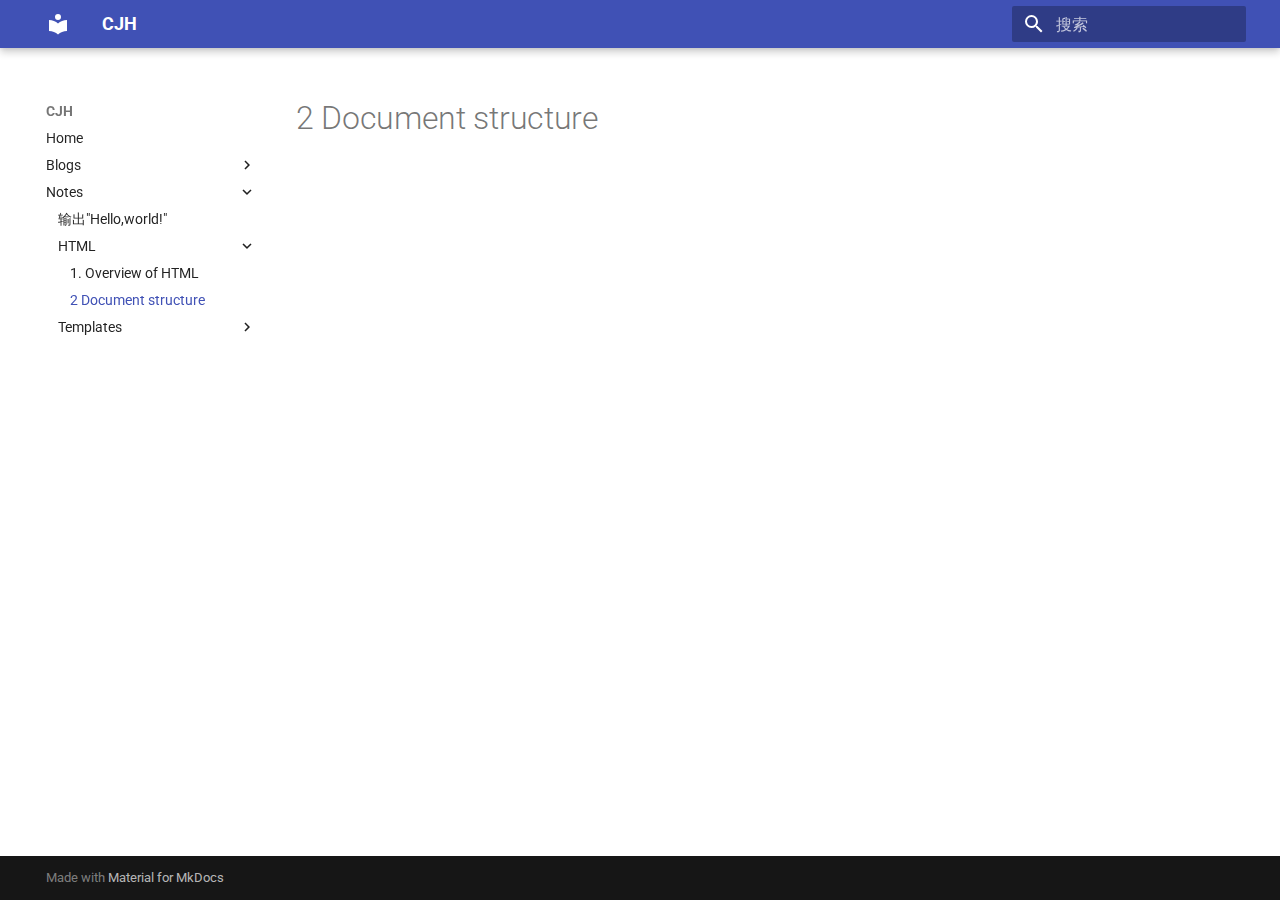
<file: notes/HTML/2-Document_structure/index.html>
<!doctype html>
<html lang="zh" class="no-js">
  <head>
    
      <meta charset="utf-8">
      <meta name="viewport" content="width=device-width,initial-scale=1">
      
      
        <meta name="author" content="chenjh726">
      
      
        <link rel="canonical" href="https://github.com/chenjh726/chenjh726.github.io/notes/HTML/2-Document_structure/">
      
      
        <link rel="prev" href="../1-Overview_of_HTML/">
      
      
        <link rel="next" href="../../Templates/Shortest_path/">
      
      
      <link rel="icon" href="../../../assets/images/favicon.png">
      <meta name="generator" content="mkdocs-1.6.0, mkdocs-material-9.5.31">
    
    
      
        <title>2 Document structure - CJH</title>
      
    
    
      <link rel="stylesheet" href="../../../assets/stylesheets/main.3cba04c6.min.css">
      
        
        <link rel="stylesheet" href="../../../assets/stylesheets/palette.06af60db.min.css">
      
      


    
    
      
    
    
      
        
        
        <link rel="preconnect" href="https://fonts.gstatic.com" crossorigin>
        <link rel="stylesheet" href="https://fonts.googleapis.com/css?family=Roboto:300,300i,400,400i,700,700i%7CRoboto+Mono:400,400i,700,700i&display=fallback">
        <style>:root{--md-text-font:"Roboto";--md-code-font:"Roboto Mono"}</style>
      
    
    
    <script>__md_scope=new URL("../../..",location),__md_hash=e=>[...e].reduce((e,_)=>(e<<5)-e+_.charCodeAt(0),0),__md_get=(e,_=localStorage,t=__md_scope)=>JSON.parse(_.getItem(t.pathname+"."+e)),__md_set=(e,_,t=localStorage,a=__md_scope)=>{try{t.setItem(a.pathname+"."+e,JSON.stringify(_))}catch(e){}}</script>
    
      

    
    
    
  </head>
  
  
    
    
    
    
    
    <body dir="ltr" data-md-color-scheme="default" data-md-color-primary="indigo" data-md-color-accent="indigo">
  
    
    <input class="md-toggle" data-md-toggle="drawer" type="checkbox" id="__drawer" autocomplete="off">
    <input class="md-toggle" data-md-toggle="search" type="checkbox" id="__search" autocomplete="off">
    <label class="md-overlay" for="__drawer"></label>
    <div data-md-component="skip">
      
    </div>
    <div data-md-component="announce">
      
    </div>
    
    
      

  

<header class="md-header md-header--shadow" data-md-component="header">
  <nav class="md-header__inner md-grid" aria-label="页眉">
    <a href="../../.." title="CJH" class="md-header__button md-logo" aria-label="CJH" data-md-component="logo">
      
  
  <svg xmlns="http://www.w3.org/2000/svg" viewBox="0 0 24 24"><path d="M12 8a3 3 0 0 0 3-3 3 3 0 0 0-3-3 3 3 0 0 0-3 3 3 3 0 0 0 3 3m0 3.54C9.64 9.35 6.5 8 3 8v11c3.5 0 6.64 1.35 9 3.54 2.36-2.19 5.5-3.54 9-3.54V8c-3.5 0-6.64 1.35-9 3.54Z"/></svg>

    </a>
    <label class="md-header__button md-icon" for="__drawer">
      
      <svg xmlns="http://www.w3.org/2000/svg" viewBox="0 0 24 24"><path d="M3 6h18v2H3V6m0 5h18v2H3v-2m0 5h18v2H3v-2Z"/></svg>
    </label>
    <div class="md-header__title" data-md-component="header-title">
      <div class="md-header__ellipsis">
        <div class="md-header__topic">
          <span class="md-ellipsis">
            CJH
          </span>
        </div>
        <div class="md-header__topic" data-md-component="header-topic">
          <span class="md-ellipsis">
            
              2 Document structure
            
          </span>
        </div>
      </div>
    </div>
    
      
    
    
    
    
      <label class="md-header__button md-icon" for="__search">
        
        <svg xmlns="http://www.w3.org/2000/svg" viewBox="0 0 24 24"><path d="M9.5 3A6.5 6.5 0 0 1 16 9.5c0 1.61-.59 3.09-1.56 4.23l.27.27h.79l5 5-1.5 1.5-5-5v-.79l-.27-.27A6.516 6.516 0 0 1 9.5 16 6.5 6.5 0 0 1 3 9.5 6.5 6.5 0 0 1 9.5 3m0 2C7 5 5 7 5 9.5S7 14 9.5 14 14 12 14 9.5 12 5 9.5 5Z"/></svg>
      </label>
      <div class="md-search" data-md-component="search" role="dialog">
  <label class="md-search__overlay" for="__search"></label>
  <div class="md-search__inner" role="search">
    <form class="md-search__form" name="search">
      <input type="text" class="md-search__input" name="query" aria-label="搜索" placeholder="搜索" autocapitalize="off" autocorrect="off" autocomplete="off" spellcheck="false" data-md-component="search-query" required>
      <label class="md-search__icon md-icon" for="__search">
        
        <svg xmlns="http://www.w3.org/2000/svg" viewBox="0 0 24 24"><path d="M9.5 3A6.5 6.5 0 0 1 16 9.5c0 1.61-.59 3.09-1.56 4.23l.27.27h.79l5 5-1.5 1.5-5-5v-.79l-.27-.27A6.516 6.516 0 0 1 9.5 16 6.5 6.5 0 0 1 3 9.5 6.5 6.5 0 0 1 9.5 3m0 2C7 5 5 7 5 9.5S7 14 9.5 14 14 12 14 9.5 12 5 9.5 5Z"/></svg>
        
        <svg xmlns="http://www.w3.org/2000/svg" viewBox="0 0 24 24"><path d="M20 11v2H8l5.5 5.5-1.42 1.42L4.16 12l7.92-7.92L13.5 5.5 8 11h12Z"/></svg>
      </label>
      <nav class="md-search__options" aria-label="查找">
        
        <button type="reset" class="md-search__icon md-icon" title="清空当前内容" aria-label="清空当前内容" tabindex="-1">
          
          <svg xmlns="http://www.w3.org/2000/svg" viewBox="0 0 24 24"><path d="M19 6.41 17.59 5 12 10.59 6.41 5 5 6.41 10.59 12 5 17.59 6.41 19 12 13.41 17.59 19 19 17.59 13.41 12 19 6.41Z"/></svg>
        </button>
      </nav>
      
    </form>
    <div class="md-search__output">
      <div class="md-search__scrollwrap" tabindex="0" data-md-scrollfix>
        <div class="md-search-result" data-md-component="search-result">
          <div class="md-search-result__meta">
            正在初始化搜索引擎
          </div>
          <ol class="md-search-result__list" role="presentation"></ol>
        </div>
      </div>
    </div>
  </div>
</div>
    
    
  </nav>
  
</header>
    
    <div class="md-container" data-md-component="container">
      
      
        
          
        
      
      <main class="md-main" data-md-component="main">
        <div class="md-main__inner md-grid">
          
            
              
              <div class="md-sidebar md-sidebar--primary" data-md-component="sidebar" data-md-type="navigation" >
                <div class="md-sidebar__scrollwrap">
                  <div class="md-sidebar__inner">
                    



<nav class="md-nav md-nav--primary" aria-label="导航栏" data-md-level="0">
  <label class="md-nav__title" for="__drawer">
    <a href="../../.." title="CJH" class="md-nav__button md-logo" aria-label="CJH" data-md-component="logo">
      
  
  <svg xmlns="http://www.w3.org/2000/svg" viewBox="0 0 24 24"><path d="M12 8a3 3 0 0 0 3-3 3 3 0 0 0-3-3 3 3 0 0 0-3 3 3 3 0 0 0 3 3m0 3.54C9.64 9.35 6.5 8 3 8v11c3.5 0 6.64 1.35 9 3.54 2.36-2.19 5.5-3.54 9-3.54V8c-3.5 0-6.64 1.35-9 3.54Z"/></svg>

    </a>
    CJH
  </label>
  
  <ul class="md-nav__list" data-md-scrollfix>
    
      
      
  
  
  
  
    <li class="md-nav__item">
      <a href="../../.." class="md-nav__link">
        
  
  <span class="md-ellipsis">
    Home
  </span>
  

      </a>
    </li>
  

    
      
      
  
  
  
  
    
    
    
    
    <li class="md-nav__item md-nav__item--nested">
      
        
        
        <input class="md-nav__toggle md-toggle " type="checkbox" id="__nav_2" >
        
          
          <label class="md-nav__link" for="__nav_2" id="__nav_2_label" tabindex="0">
            
  
  <span class="md-ellipsis">
    Blogs
  </span>
  

            <span class="md-nav__icon md-icon"></span>
          </label>
        
        <nav class="md-nav" data-md-level="1" aria-labelledby="__nav_2_label" aria-expanded="false">
          <label class="md-nav__title" for="__nav_2">
            <span class="md-nav__icon md-icon"></span>
            Blogs
          </label>
          <ul class="md-nav__list" data-md-scrollfix>
            
              
                
  
  
  
  
    <li class="md-nav__item">
      <a href="../../../blogs/Update_log/" class="md-nav__link">
        
  
  <span class="md-ellipsis">
    更新日志
  </span>
  

      </a>
    </li>
  

              
            
          </ul>
        </nav>
      
    </li>
  

    
      
      
  
  
    
  
  
  
    
    
    
    
    <li class="md-nav__item md-nav__item--active md-nav__item--nested">
      
        
        
        <input class="md-nav__toggle md-toggle " type="checkbox" id="__nav_3" checked>
        
          
          <label class="md-nav__link" for="__nav_3" id="__nav_3_label" tabindex="0">
            
  
  <span class="md-ellipsis">
    Notes
  </span>
  

            <span class="md-nav__icon md-icon"></span>
          </label>
        
        <nav class="md-nav" data-md-level="1" aria-labelledby="__nav_3_label" aria-expanded="true">
          <label class="md-nav__title" for="__nav_3">
            <span class="md-nav__icon md-icon"></span>
            Notes
          </label>
          <ul class="md-nav__list" data-md-scrollfix>
            
              
                
  
  
  
  
    <li class="md-nav__item">
      <a href="../../Helloworld/" class="md-nav__link">
        
  
  <span class="md-ellipsis">
    输出"Hello,world!"
  </span>
  

      </a>
    </li>
  

              
            
              
                
  
  
    
  
  
  
    
    
    
    
    <li class="md-nav__item md-nav__item--active md-nav__item--nested">
      
        
        
        <input class="md-nav__toggle md-toggle " type="checkbox" id="__nav_3_2" checked>
        
          
          <label class="md-nav__link" for="__nav_3_2" id="__nav_3_2_label" tabindex="0">
            
  
  <span class="md-ellipsis">
    HTML
  </span>
  

            <span class="md-nav__icon md-icon"></span>
          </label>
        
        <nav class="md-nav" data-md-level="2" aria-labelledby="__nav_3_2_label" aria-expanded="true">
          <label class="md-nav__title" for="__nav_3_2">
            <span class="md-nav__icon md-icon"></span>
            HTML
          </label>
          <ul class="md-nav__list" data-md-scrollfix>
            
              
                
  
  
  
  
    <li class="md-nav__item">
      <a href="../1-Overview_of_HTML/" class="md-nav__link">
        
  
  <span class="md-ellipsis">
    1. Overview of HTML
  </span>
  

      </a>
    </li>
  

              
            
              
                
  
  
    
  
  
  
    <li class="md-nav__item md-nav__item--active">
      
      <input class="md-nav__toggle md-toggle" type="checkbox" id="__toc">
      
      
      
      <a href="./" class="md-nav__link md-nav__link--active">
        
  
  <span class="md-ellipsis">
    2 Document structure
  </span>
  

      </a>
      
    </li>
  

              
            
          </ul>
        </nav>
      
    </li>
  

              
            
              
                
  
  
  
  
    
    
    
    
    <li class="md-nav__item md-nav__item--nested">
      
        
        
        <input class="md-nav__toggle md-toggle " type="checkbox" id="__nav_3_3" >
        
          
          <label class="md-nav__link" for="__nav_3_3" id="__nav_3_3_label" tabindex="0">
            
  
  <span class="md-ellipsis">
    Templates
  </span>
  

            <span class="md-nav__icon md-icon"></span>
          </label>
        
        <nav class="md-nav" data-md-level="2" aria-labelledby="__nav_3_3_label" aria-expanded="false">
          <label class="md-nav__title" for="__nav_3_3">
            <span class="md-nav__icon md-icon"></span>
            Templates
          </label>
          <ul class="md-nav__list" data-md-scrollfix>
            
              
                
  
  
  
  
    <li class="md-nav__item">
      <a href="../../Templates/Shortest_path/" class="md-nav__link">
        
  
  <span class="md-ellipsis">
    最短路模版
  </span>
  

      </a>
    </li>
  

              
            
          </ul>
        </nav>
      
    </li>
  

              
            
          </ul>
        </nav>
      
    </li>
  

    
  </ul>
</nav>
                  </div>
                </div>
              </div>
            
            
              
              <div class="md-sidebar md-sidebar--secondary" data-md-component="sidebar" data-md-type="toc" >
                <div class="md-sidebar__scrollwrap">
                  <div class="md-sidebar__inner">
                    

<nav class="md-nav md-nav--secondary" aria-label="目录">
  
  
  
  
</nav>
                  </div>
                </div>
              </div>
            
          
          
            <div class="md-content" data-md-component="content">
              <article class="md-content__inner md-typeset">
                
                  


  <h1>2 Document structure</h1>














                
              </article>
            </div>
          
          
<script>var target=document.getElementById(location.hash.slice(1));target&&target.name&&(target.checked=target.name.startsWith("__tabbed_"))</script>
        </div>
        
      </main>
      
        <footer class="md-footer">
  
  <div class="md-footer-meta md-typeset">
    <div class="md-footer-meta__inner md-grid">
      <div class="md-copyright">
  
  
    Made with
    <a href="https://squidfunk.github.io/mkdocs-material/" target="_blank" rel="noopener">
      Material for MkDocs
    </a>
  
</div>
      
    </div>
  </div>
</footer>
      
    </div>
    <div class="md-dialog" data-md-component="dialog">
      <div class="md-dialog__inner md-typeset"></div>
    </div>
    
    
    <script id="__config" type="application/json">{"base": "../../..", "features": ["content.code.copy"], "search": "../../../assets/javascripts/workers/search.b8dbb3d2.min.js", "translations": {"clipboard.copied": "\u5df2\u590d\u5236", "clipboard.copy": "\u590d\u5236", "search.result.more.one": "\u5728\u8be5\u9875\u4e0a\u8fd8\u6709 1 \u4e2a\u7b26\u5408\u6761\u4ef6\u7684\u7ed3\u679c", "search.result.more.other": "\u5728\u8be5\u9875\u4e0a\u8fd8\u6709 # \u4e2a\u7b26\u5408\u6761\u4ef6\u7684\u7ed3\u679c", "search.result.none": "\u6ca1\u6709\u627e\u5230\u7b26\u5408\u6761\u4ef6\u7684\u7ed3\u679c", "search.result.one": "\u627e\u5230 1 \u4e2a\u7b26\u5408\u6761\u4ef6\u7684\u7ed3\u679c", "search.result.other": "# \u4e2a\u7b26\u5408\u6761\u4ef6\u7684\u7ed3\u679c", "search.result.placeholder": "\u952e\u5165\u4ee5\u5f00\u59cb\u641c\u7d22", "search.result.term.missing": "\u7f3a\u5c11", "select.version": "\u9009\u62e9\u5f53\u524d\u7248\u672c"}}</script>
    
    
      <script src="../../../assets/javascripts/bundle.fe8b6f2b.min.js"></script>
      
    
  </body>
</html>
</file>
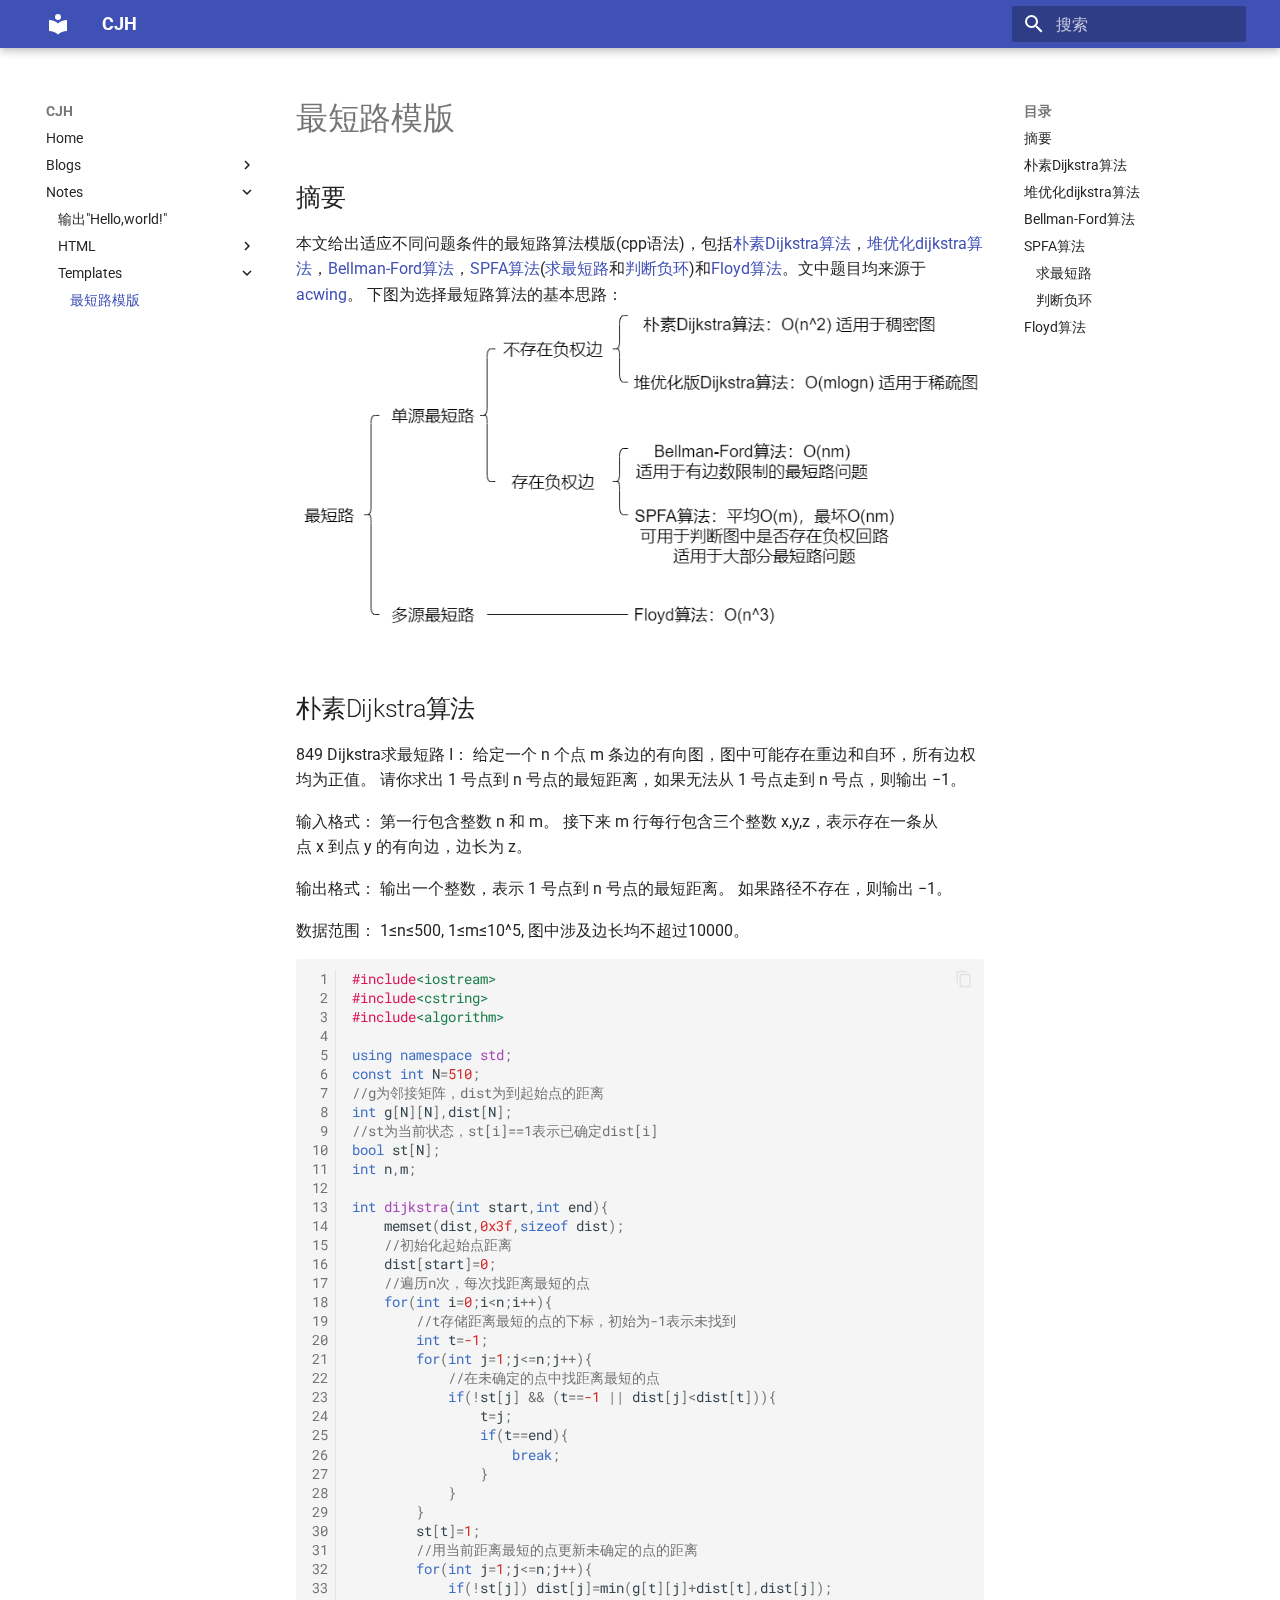
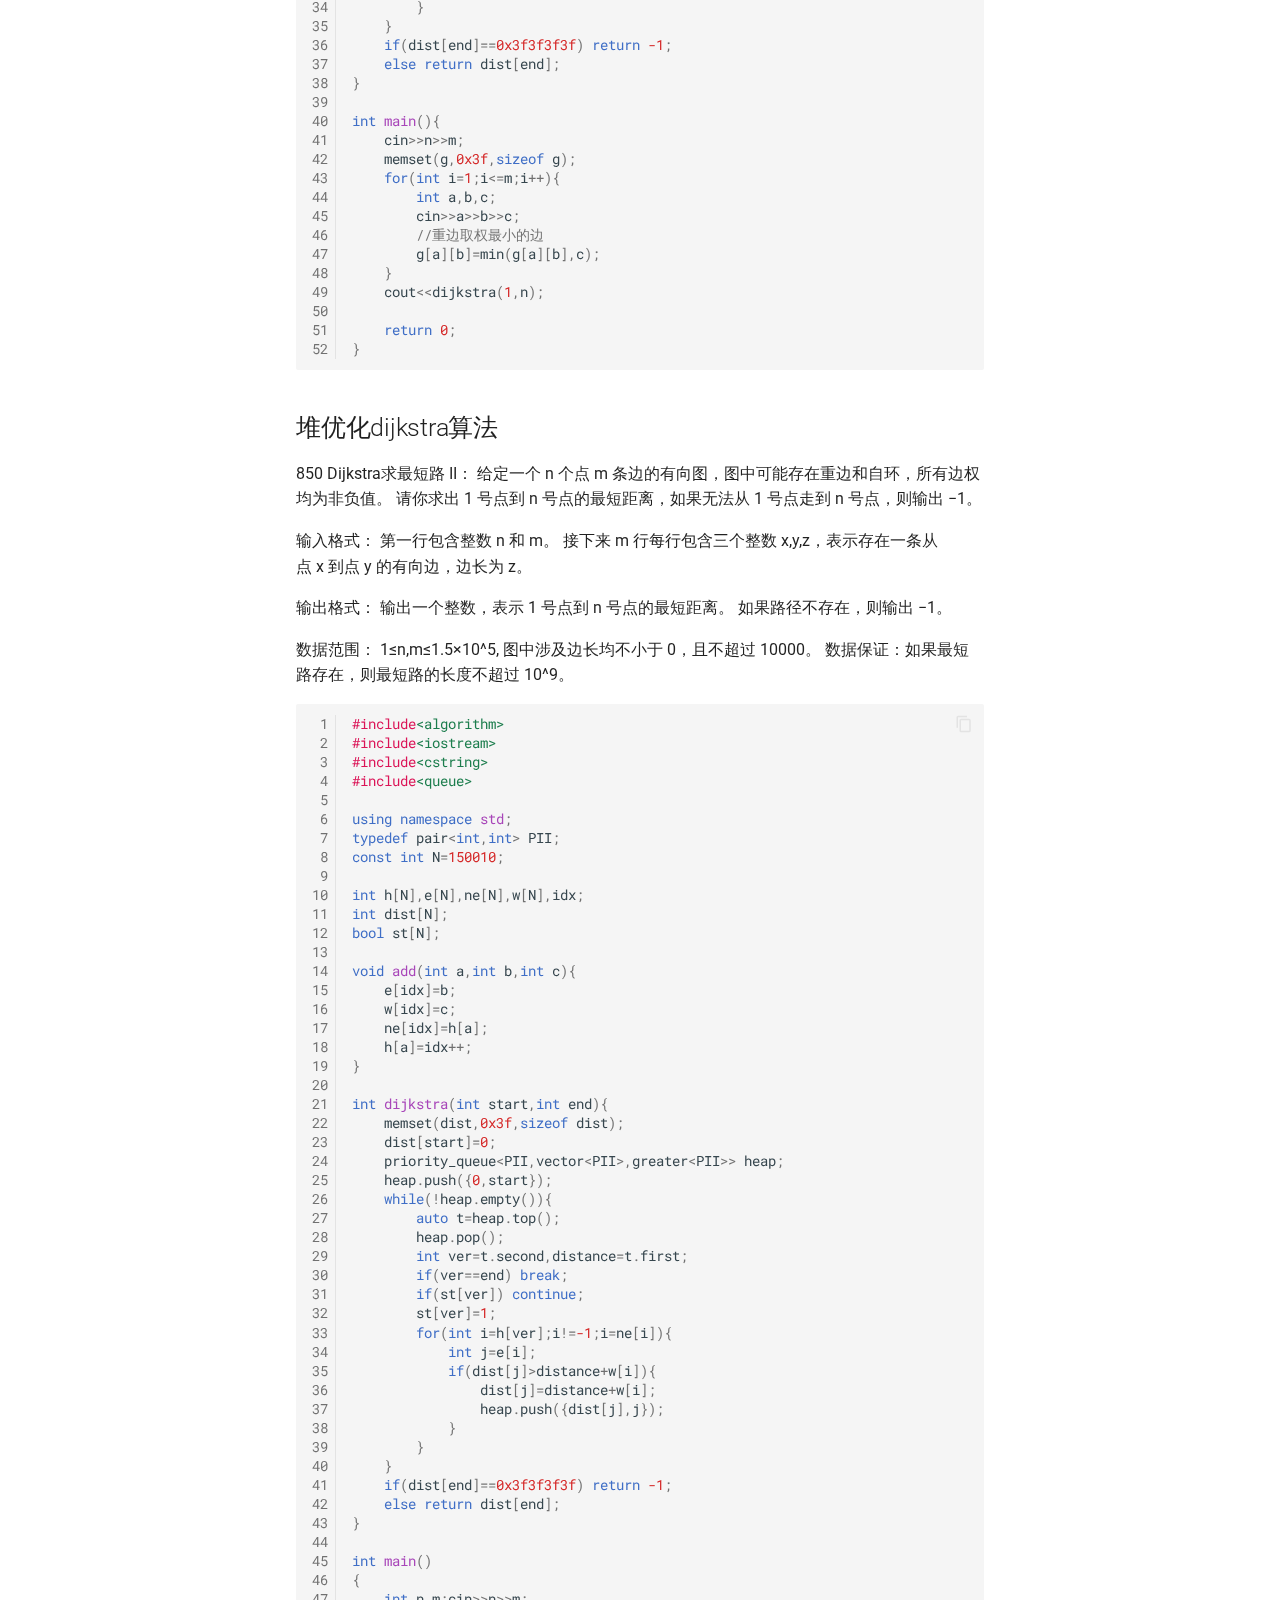
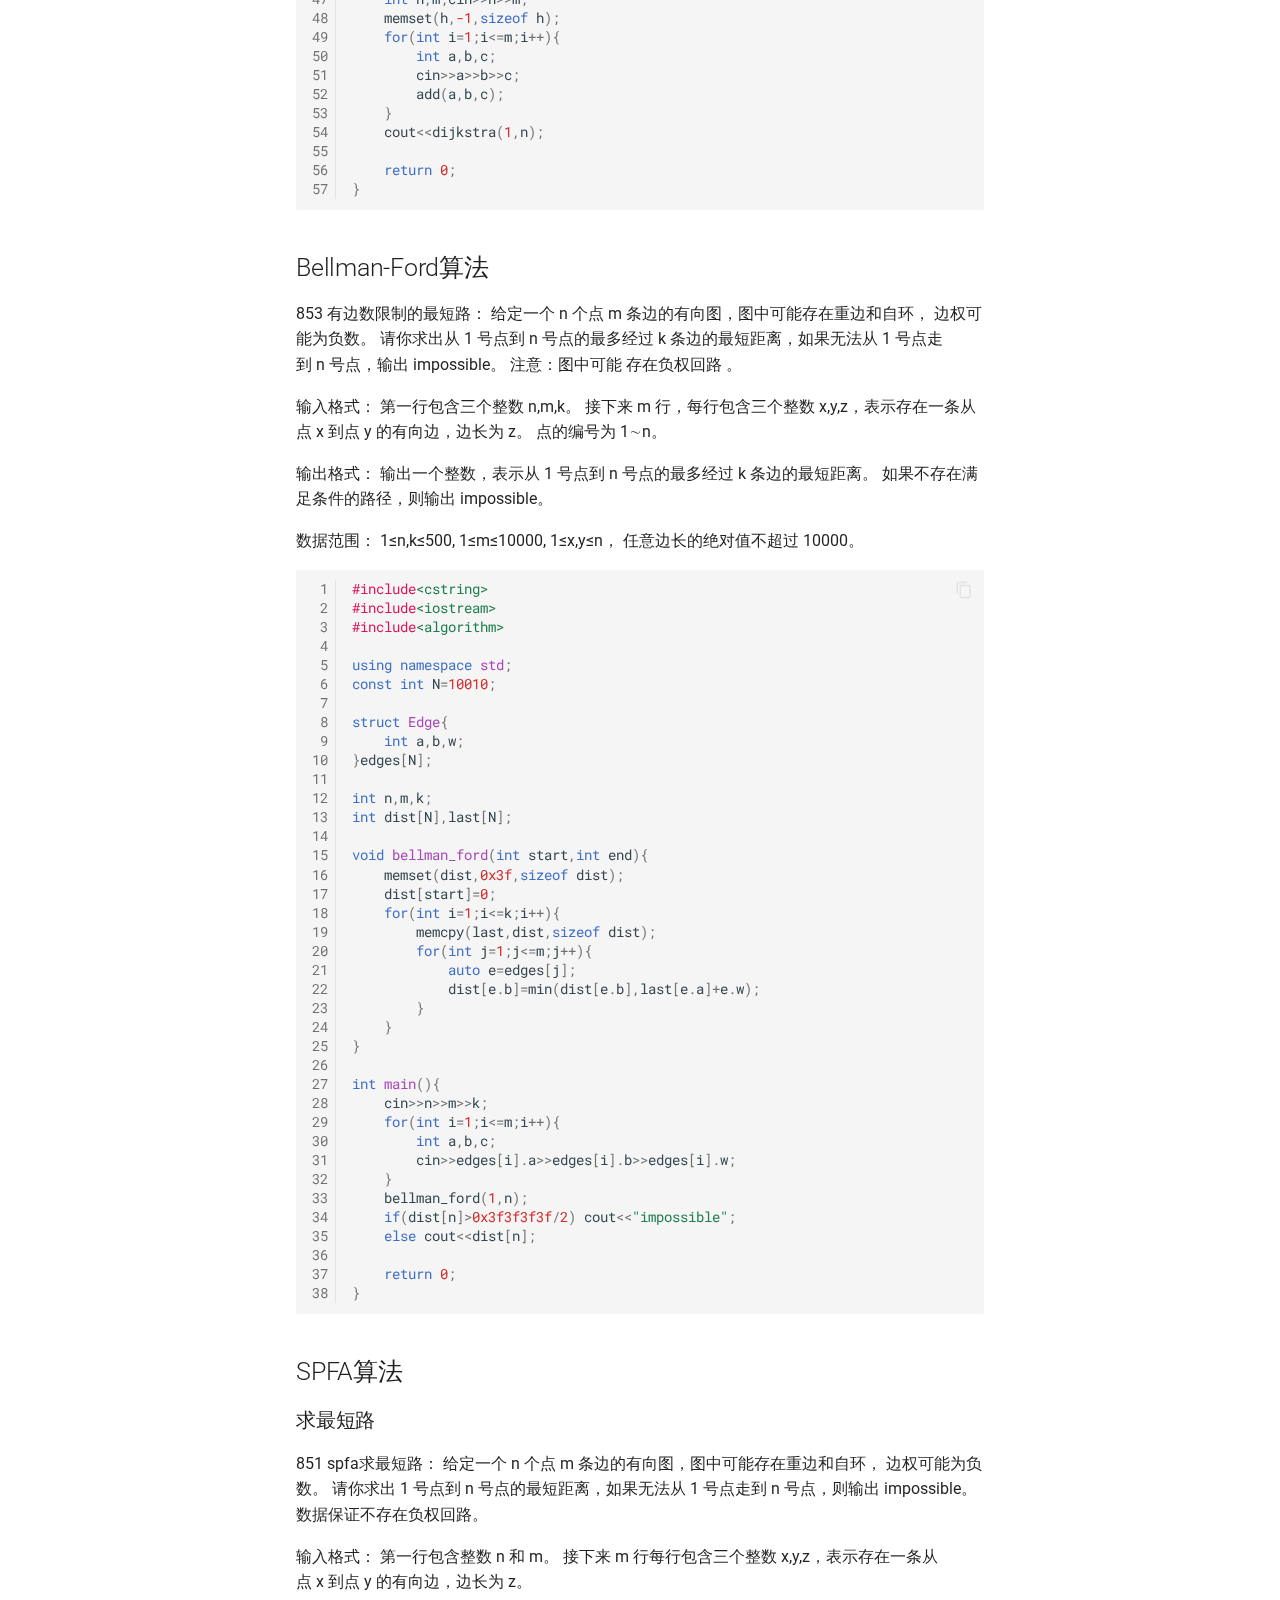
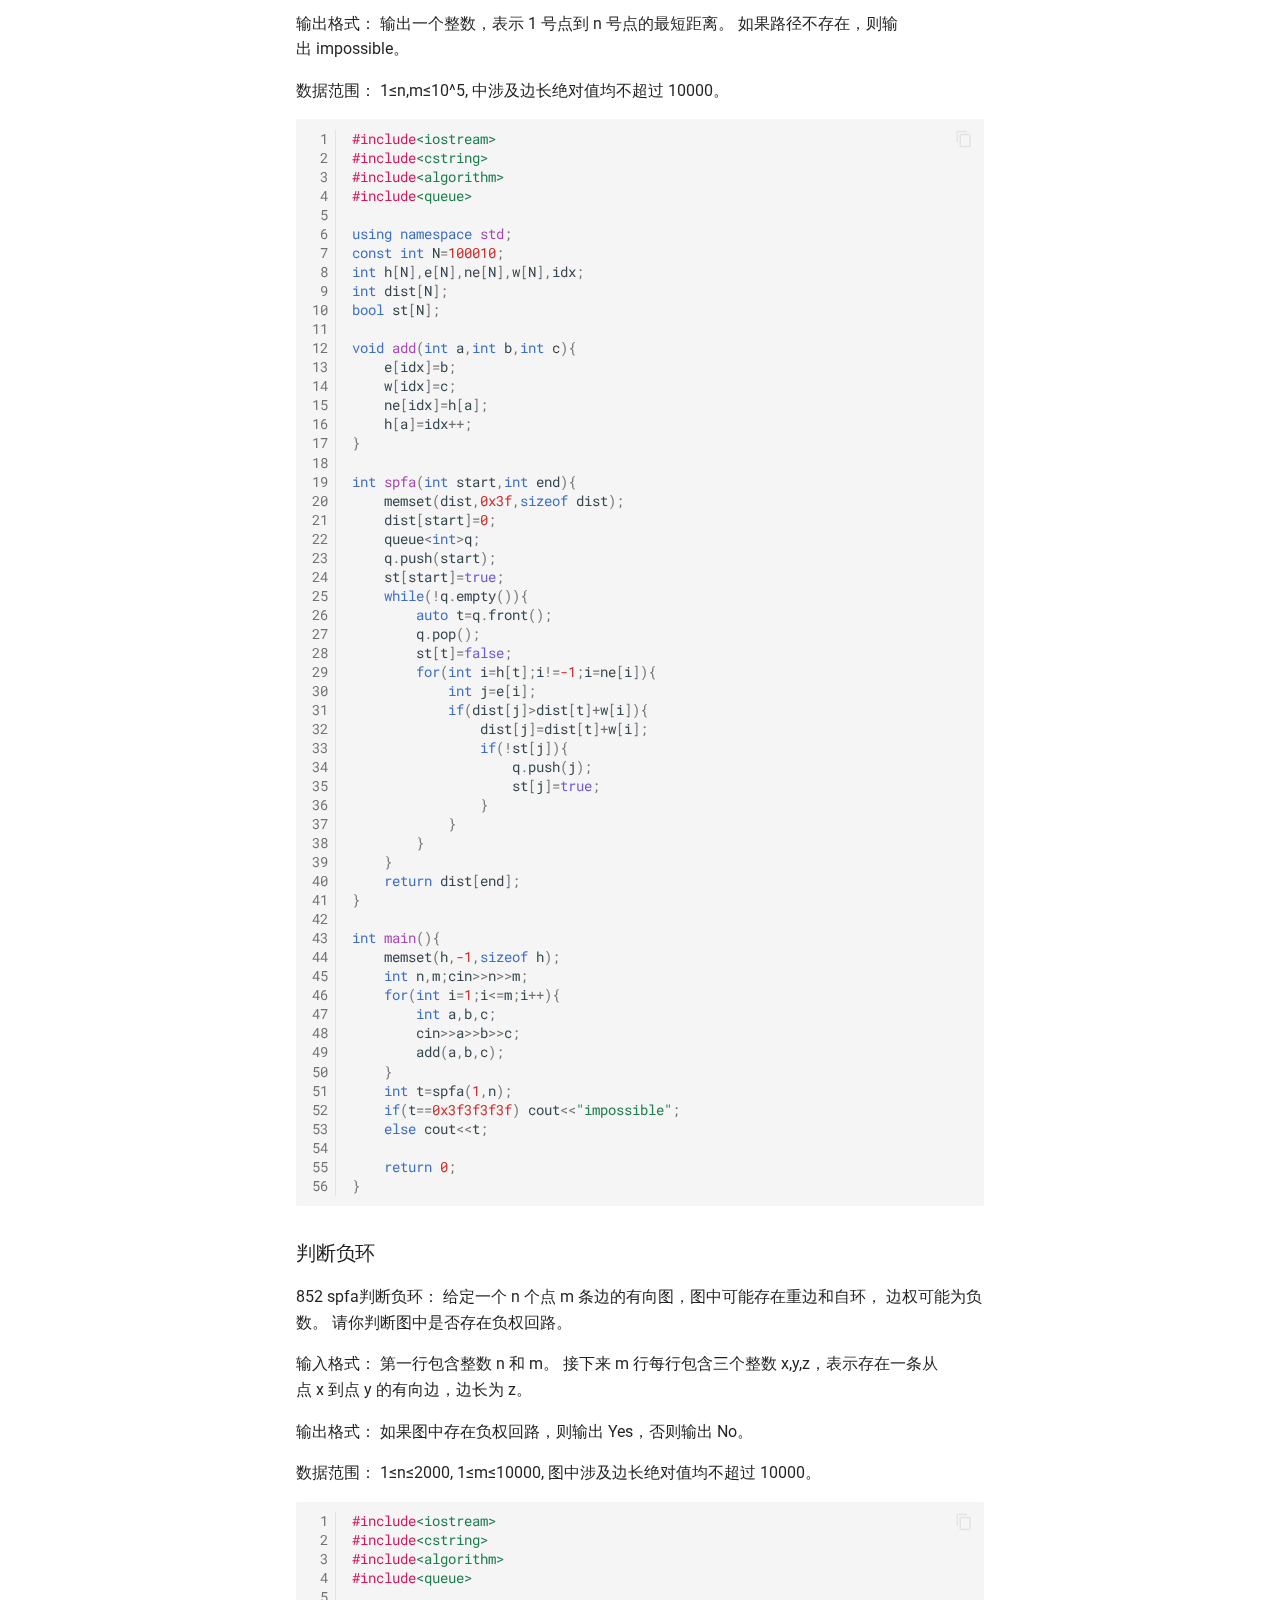
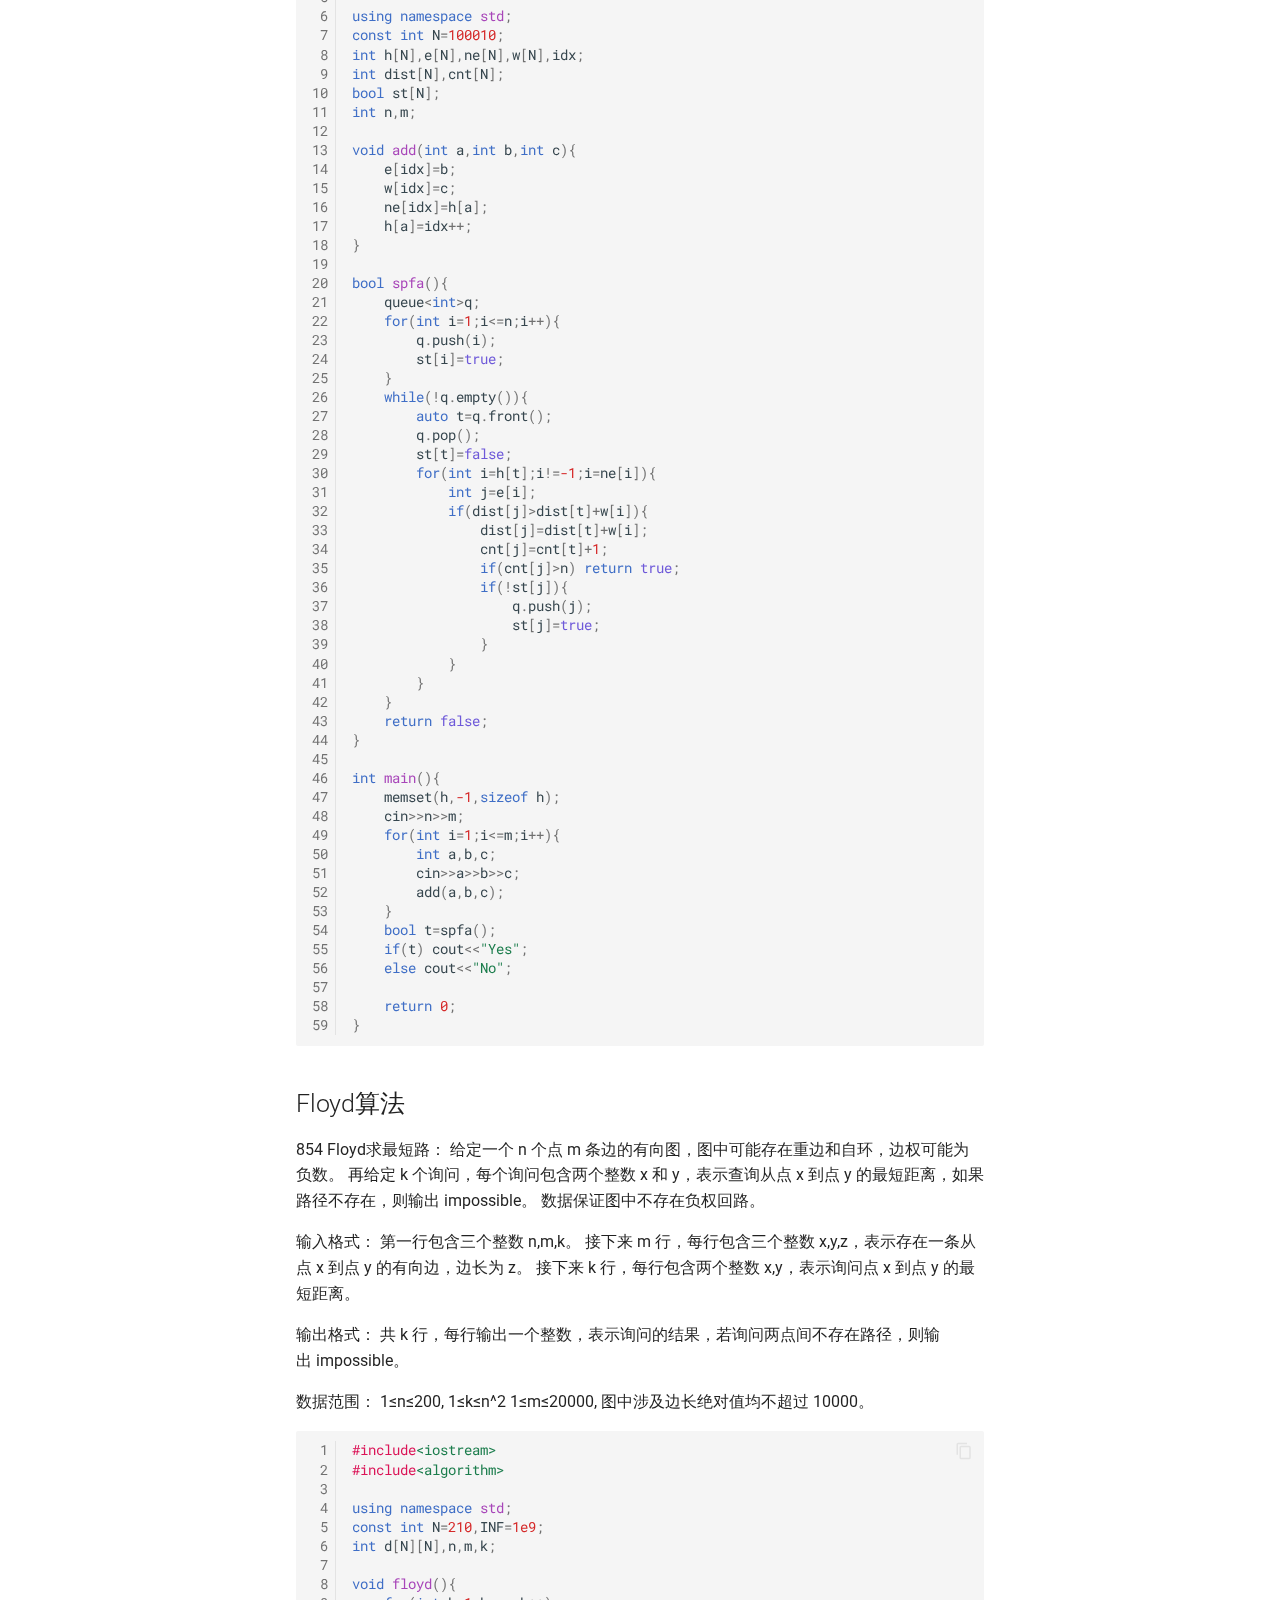
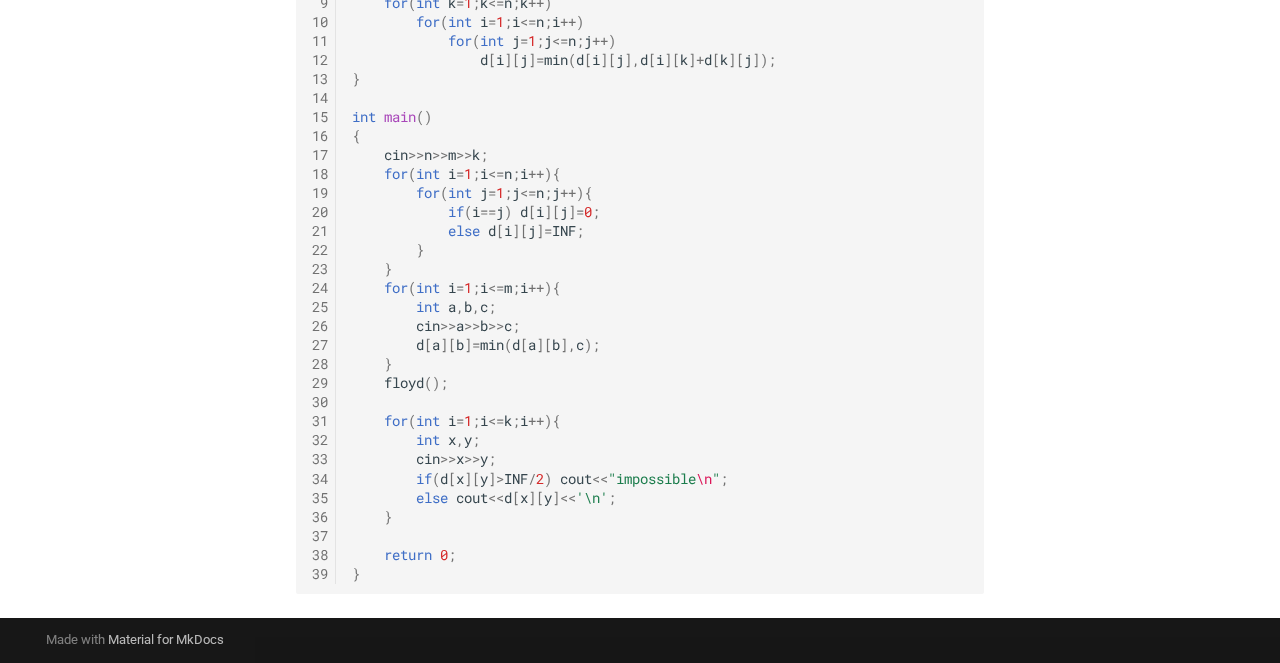
<file: notes/Templates/Shortest_path/index.html>
<!doctype html>
<html lang="zh" class="no-js">
  <head>
    
      <meta charset="utf-8">
      <meta name="viewport" content="width=device-width,initial-scale=1">
      
      
        <meta name="author" content="chenjh726">
      
      
        <link rel="canonical" href="https://github.com/chenjh726/chenjh726.github.io/notes/Templates/Shortest_path/">
      
      
        <link rel="prev" href="../../HTML/2-Document_structure/">
      
      
      
      <link rel="icon" href="../../../assets/images/favicon.png">
      <meta name="generator" content="mkdocs-1.6.0, mkdocs-material-9.5.31">
    
    
      
        <title>最短路模版 - CJH</title>
      
    
    
      <link rel="stylesheet" href="../../../assets/stylesheets/main.3cba04c6.min.css">
      
        
        <link rel="stylesheet" href="../../../assets/stylesheets/palette.06af60db.min.css">
      
      


    
    
      
    
    
      
        
        
        <link rel="preconnect" href="https://fonts.gstatic.com" crossorigin>
        <link rel="stylesheet" href="https://fonts.googleapis.com/css?family=Roboto:300,300i,400,400i,700,700i%7CRoboto+Mono:400,400i,700,700i&display=fallback">
        <style>:root{--md-text-font:"Roboto";--md-code-font:"Roboto Mono"}</style>
      
    
    
    <script>__md_scope=new URL("../../..",location),__md_hash=e=>[...e].reduce((e,_)=>(e<<5)-e+_.charCodeAt(0),0),__md_get=(e,_=localStorage,t=__md_scope)=>JSON.parse(_.getItem(t.pathname+"."+e)),__md_set=(e,_,t=localStorage,a=__md_scope)=>{try{t.setItem(a.pathname+"."+e,JSON.stringify(_))}catch(e){}}</script>
    
      

    
    
    
  </head>
  
  
    
    
    
    
    
    <body dir="ltr" data-md-color-scheme="default" data-md-color-primary="indigo" data-md-color-accent="indigo">
  
    
    <input class="md-toggle" data-md-toggle="drawer" type="checkbox" id="__drawer" autocomplete="off">
    <input class="md-toggle" data-md-toggle="search" type="checkbox" id="__search" autocomplete="off">
    <label class="md-overlay" for="__drawer"></label>
    <div data-md-component="skip">
      
        
        <a href="#_1" class="md-skip">
          跳转至
        </a>
      
    </div>
    <div data-md-component="announce">
      
    </div>
    
    
      

  

<header class="md-header md-header--shadow" data-md-component="header">
  <nav class="md-header__inner md-grid" aria-label="页眉">
    <a href="../../.." title="CJH" class="md-header__button md-logo" aria-label="CJH" data-md-component="logo">
      
  
  <svg xmlns="http://www.w3.org/2000/svg" viewBox="0 0 24 24"><path d="M12 8a3 3 0 0 0 3-3 3 3 0 0 0-3-3 3 3 0 0 0-3 3 3 3 0 0 0 3 3m0 3.54C9.64 9.35 6.5 8 3 8v11c3.5 0 6.64 1.35 9 3.54 2.36-2.19 5.5-3.54 9-3.54V8c-3.5 0-6.64 1.35-9 3.54Z"/></svg>

    </a>
    <label class="md-header__button md-icon" for="__drawer">
      
      <svg xmlns="http://www.w3.org/2000/svg" viewBox="0 0 24 24"><path d="M3 6h18v2H3V6m0 5h18v2H3v-2m0 5h18v2H3v-2Z"/></svg>
    </label>
    <div class="md-header__title" data-md-component="header-title">
      <div class="md-header__ellipsis">
        <div class="md-header__topic">
          <span class="md-ellipsis">
            CJH
          </span>
        </div>
        <div class="md-header__topic" data-md-component="header-topic">
          <span class="md-ellipsis">
            
              最短路模版
            
          </span>
        </div>
      </div>
    </div>
    
      
    
    
    
    
      <label class="md-header__button md-icon" for="__search">
        
        <svg xmlns="http://www.w3.org/2000/svg" viewBox="0 0 24 24"><path d="M9.5 3A6.5 6.5 0 0 1 16 9.5c0 1.61-.59 3.09-1.56 4.23l.27.27h.79l5 5-1.5 1.5-5-5v-.79l-.27-.27A6.516 6.516 0 0 1 9.5 16 6.5 6.5 0 0 1 3 9.5 6.5 6.5 0 0 1 9.5 3m0 2C7 5 5 7 5 9.5S7 14 9.5 14 14 12 14 9.5 12 5 9.5 5Z"/></svg>
      </label>
      <div class="md-search" data-md-component="search" role="dialog">
  <label class="md-search__overlay" for="__search"></label>
  <div class="md-search__inner" role="search">
    <form class="md-search__form" name="search">
      <input type="text" class="md-search__input" name="query" aria-label="搜索" placeholder="搜索" autocapitalize="off" autocorrect="off" autocomplete="off" spellcheck="false" data-md-component="search-query" required>
      <label class="md-search__icon md-icon" for="__search">
        
        <svg xmlns="http://www.w3.org/2000/svg" viewBox="0 0 24 24"><path d="M9.5 3A6.5 6.5 0 0 1 16 9.5c0 1.61-.59 3.09-1.56 4.23l.27.27h.79l5 5-1.5 1.5-5-5v-.79l-.27-.27A6.516 6.516 0 0 1 9.5 16 6.5 6.5 0 0 1 3 9.5 6.5 6.5 0 0 1 9.5 3m0 2C7 5 5 7 5 9.5S7 14 9.5 14 14 12 14 9.5 12 5 9.5 5Z"/></svg>
        
        <svg xmlns="http://www.w3.org/2000/svg" viewBox="0 0 24 24"><path d="M20 11v2H8l5.5 5.5-1.42 1.42L4.16 12l7.92-7.92L13.5 5.5 8 11h12Z"/></svg>
      </label>
      <nav class="md-search__options" aria-label="查找">
        
        <button type="reset" class="md-search__icon md-icon" title="清空当前内容" aria-label="清空当前内容" tabindex="-1">
          
          <svg xmlns="http://www.w3.org/2000/svg" viewBox="0 0 24 24"><path d="M19 6.41 17.59 5 12 10.59 6.41 5 5 6.41 10.59 12 5 17.59 6.41 19 12 13.41 17.59 19 19 17.59 13.41 12 19 6.41Z"/></svg>
        </button>
      </nav>
      
    </form>
    <div class="md-search__output">
      <div class="md-search__scrollwrap" tabindex="0" data-md-scrollfix>
        <div class="md-search-result" data-md-component="search-result">
          <div class="md-search-result__meta">
            正在初始化搜索引擎
          </div>
          <ol class="md-search-result__list" role="presentation"></ol>
        </div>
      </div>
    </div>
  </div>
</div>
    
    
  </nav>
  
</header>
    
    <div class="md-container" data-md-component="container">
      
      
        
          
        
      
      <main class="md-main" data-md-component="main">
        <div class="md-main__inner md-grid">
          
            
              
              <div class="md-sidebar md-sidebar--primary" data-md-component="sidebar" data-md-type="navigation" >
                <div class="md-sidebar__scrollwrap">
                  <div class="md-sidebar__inner">
                    



<nav class="md-nav md-nav--primary" aria-label="导航栏" data-md-level="0">
  <label class="md-nav__title" for="__drawer">
    <a href="../../.." title="CJH" class="md-nav__button md-logo" aria-label="CJH" data-md-component="logo">
      
  
  <svg xmlns="http://www.w3.org/2000/svg" viewBox="0 0 24 24"><path d="M12 8a3 3 0 0 0 3-3 3 3 0 0 0-3-3 3 3 0 0 0-3 3 3 3 0 0 0 3 3m0 3.54C9.64 9.35 6.5 8 3 8v11c3.5 0 6.64 1.35 9 3.54 2.36-2.19 5.5-3.54 9-3.54V8c-3.5 0-6.64 1.35-9 3.54Z"/></svg>

    </a>
    CJH
  </label>
  
  <ul class="md-nav__list" data-md-scrollfix>
    
      
      
  
  
  
  
    <li class="md-nav__item">
      <a href="../../.." class="md-nav__link">
        
  
  <span class="md-ellipsis">
    Home
  </span>
  

      </a>
    </li>
  

    
      
      
  
  
  
  
    
    
    
    
    <li class="md-nav__item md-nav__item--nested">
      
        
        
        <input class="md-nav__toggle md-toggle " type="checkbox" id="__nav_2" >
        
          
          <label class="md-nav__link" for="__nav_2" id="__nav_2_label" tabindex="0">
            
  
  <span class="md-ellipsis">
    Blogs
  </span>
  

            <span class="md-nav__icon md-icon"></span>
          </label>
        
        <nav class="md-nav" data-md-level="1" aria-labelledby="__nav_2_label" aria-expanded="false">
          <label class="md-nav__title" for="__nav_2">
            <span class="md-nav__icon md-icon"></span>
            Blogs
          </label>
          <ul class="md-nav__list" data-md-scrollfix>
            
              
                
  
  
  
  
    <li class="md-nav__item">
      <a href="../../../blogs/Update_log/" class="md-nav__link">
        
  
  <span class="md-ellipsis">
    更新日志
  </span>
  

      </a>
    </li>
  

              
            
          </ul>
        </nav>
      
    </li>
  

    
      
      
  
  
    
  
  
  
    
    
    
    
    <li class="md-nav__item md-nav__item--active md-nav__item--nested">
      
        
        
        <input class="md-nav__toggle md-toggle " type="checkbox" id="__nav_3" checked>
        
          
          <label class="md-nav__link" for="__nav_3" id="__nav_3_label" tabindex="0">
            
  
  <span class="md-ellipsis">
    Notes
  </span>
  

            <span class="md-nav__icon md-icon"></span>
          </label>
        
        <nav class="md-nav" data-md-level="1" aria-labelledby="__nav_3_label" aria-expanded="true">
          <label class="md-nav__title" for="__nav_3">
            <span class="md-nav__icon md-icon"></span>
            Notes
          </label>
          <ul class="md-nav__list" data-md-scrollfix>
            
              
                
  
  
  
  
    <li class="md-nav__item">
      <a href="../../Helloworld/" class="md-nav__link">
        
  
  <span class="md-ellipsis">
    输出"Hello,world!"
  </span>
  

      </a>
    </li>
  

              
            
              
                
  
  
  
  
    
    
    
    
    <li class="md-nav__item md-nav__item--nested">
      
        
        
        <input class="md-nav__toggle md-toggle " type="checkbox" id="__nav_3_2" >
        
          
          <label class="md-nav__link" for="__nav_3_2" id="__nav_3_2_label" tabindex="0">
            
  
  <span class="md-ellipsis">
    HTML
  </span>
  

            <span class="md-nav__icon md-icon"></span>
          </label>
        
        <nav class="md-nav" data-md-level="2" aria-labelledby="__nav_3_2_label" aria-expanded="false">
          <label class="md-nav__title" for="__nav_3_2">
            <span class="md-nav__icon md-icon"></span>
            HTML
          </label>
          <ul class="md-nav__list" data-md-scrollfix>
            
              
                
  
  
  
  
    <li class="md-nav__item">
      <a href="../../HTML/1-Overview_of_HTML/" class="md-nav__link">
        
  
  <span class="md-ellipsis">
    1. Overview of HTML
  </span>
  

      </a>
    </li>
  

              
            
              
                
  
  
  
  
    <li class="md-nav__item">
      <a href="../../HTML/2-Document_structure/" class="md-nav__link">
        
  
  <span class="md-ellipsis">
    2 Document structure
  </span>
  

      </a>
    </li>
  

              
            
          </ul>
        </nav>
      
    </li>
  

              
            
              
                
  
  
    
  
  
  
    
    
    
    
    <li class="md-nav__item md-nav__item--active md-nav__item--nested">
      
        
        
        <input class="md-nav__toggle md-toggle " type="checkbox" id="__nav_3_3" checked>
        
          
          <label class="md-nav__link" for="__nav_3_3" id="__nav_3_3_label" tabindex="0">
            
  
  <span class="md-ellipsis">
    Templates
  </span>
  

            <span class="md-nav__icon md-icon"></span>
          </label>
        
        <nav class="md-nav" data-md-level="2" aria-labelledby="__nav_3_3_label" aria-expanded="true">
          <label class="md-nav__title" for="__nav_3_3">
            <span class="md-nav__icon md-icon"></span>
            Templates
          </label>
          <ul class="md-nav__list" data-md-scrollfix>
            
              
                
  
  
    
  
  
  
    <li class="md-nav__item md-nav__item--active">
      
      <input class="md-nav__toggle md-toggle" type="checkbox" id="__toc">
      
      
        
      
      
        <label class="md-nav__link md-nav__link--active" for="__toc">
          
  
  <span class="md-ellipsis">
    最短路模版
  </span>
  

          <span class="md-nav__icon md-icon"></span>
        </label>
      
      <a href="./" class="md-nav__link md-nav__link--active">
        
  
  <span class="md-ellipsis">
    最短路模版
  </span>
  

      </a>
      
        

<nav class="md-nav md-nav--secondary" aria-label="目录">
  
  
  
    
  
  
    <label class="md-nav__title" for="__toc">
      <span class="md-nav__icon md-icon"></span>
      目录
    </label>
    <ul class="md-nav__list" data-md-component="toc" data-md-scrollfix>
      
        <li class="md-nav__item">
  <a href="#_2" class="md-nav__link">
    <span class="md-ellipsis">
      摘要
    </span>
  </a>
  
</li>
      
        <li class="md-nav__item">
  <a href="#1" class="md-nav__link">
    <span class="md-ellipsis">
      朴素Dijkstra算法
    </span>
  </a>
  
</li>
      
        <li class="md-nav__item">
  <a href="#2" class="md-nav__link">
    <span class="md-ellipsis">
      堆优化dijkstra算法
    </span>
  </a>
  
</li>
      
        <li class="md-nav__item">
  <a href="#3" class="md-nav__link">
    <span class="md-ellipsis">
      Bellman-Ford算法
    </span>
  </a>
  
</li>
      
        <li class="md-nav__item">
  <a href="#4" class="md-nav__link">
    <span class="md-ellipsis">
      SPFA算法
    </span>
  </a>
  
    <nav class="md-nav" aria-label="SPFA算法">
      <ul class="md-nav__list">
        
          <li class="md-nav__item">
  <a href="#4.1" class="md-nav__link">
    <span class="md-ellipsis">
      求最短路
    </span>
  </a>
  
</li>
        
          <li class="md-nav__item">
  <a href="#4.2" class="md-nav__link">
    <span class="md-ellipsis">
      判断负环
    </span>
  </a>
  
</li>
        
      </ul>
    </nav>
  
</li>
      
        <li class="md-nav__item">
  <a href="#5" class="md-nav__link">
    <span class="md-ellipsis">
      Floyd算法
    </span>
  </a>
  
</li>
      
    </ul>
  
</nav>
      
    </li>
  

              
            
          </ul>
        </nav>
      
    </li>
  

              
            
          </ul>
        </nav>
      
    </li>
  

    
  </ul>
</nav>
                  </div>
                </div>
              </div>
            
            
              
              <div class="md-sidebar md-sidebar--secondary" data-md-component="sidebar" data-md-type="toc" >
                <div class="md-sidebar__scrollwrap">
                  <div class="md-sidebar__inner">
                    

<nav class="md-nav md-nav--secondary" aria-label="目录">
  
  
  
    
  
  
    <label class="md-nav__title" for="__toc">
      <span class="md-nav__icon md-icon"></span>
      目录
    </label>
    <ul class="md-nav__list" data-md-component="toc" data-md-scrollfix>
      
        <li class="md-nav__item">
  <a href="#_2" class="md-nav__link">
    <span class="md-ellipsis">
      摘要
    </span>
  </a>
  
</li>
      
        <li class="md-nav__item">
  <a href="#1" class="md-nav__link">
    <span class="md-ellipsis">
      朴素Dijkstra算法
    </span>
  </a>
  
</li>
      
        <li class="md-nav__item">
  <a href="#2" class="md-nav__link">
    <span class="md-ellipsis">
      堆优化dijkstra算法
    </span>
  </a>
  
</li>
      
        <li class="md-nav__item">
  <a href="#3" class="md-nav__link">
    <span class="md-ellipsis">
      Bellman-Ford算法
    </span>
  </a>
  
</li>
      
        <li class="md-nav__item">
  <a href="#4" class="md-nav__link">
    <span class="md-ellipsis">
      SPFA算法
    </span>
  </a>
  
    <nav class="md-nav" aria-label="SPFA算法">
      <ul class="md-nav__list">
        
          <li class="md-nav__item">
  <a href="#4.1" class="md-nav__link">
    <span class="md-ellipsis">
      求最短路
    </span>
  </a>
  
</li>
        
          <li class="md-nav__item">
  <a href="#4.2" class="md-nav__link">
    <span class="md-ellipsis">
      判断负环
    </span>
  </a>
  
</li>
        
      </ul>
    </nav>
  
</li>
      
        <li class="md-nav__item">
  <a href="#5" class="md-nav__link">
    <span class="md-ellipsis">
      Floyd算法
    </span>
  </a>
  
</li>
      
    </ul>
  
</nav>
                  </div>
                </div>
              </div>
            
          
          
            <div class="md-content" data-md-component="content">
              <article class="md-content__inner md-typeset">
                
                  


<h1 id="_1">最短路模版</h1>
<h2 id="_2">摘要</h2>
<p>本文给出适应不同问题条件的最短路算法模版(cpp语法)，包括<a href="#1">朴素Dijkstra算法</a>，<a href="#2">堆优化dijkstra算法</a>，<a href="#3">Bellman-Ford算法</a>，<a href="#4">SPFA算法</a>(<a href="#4.1">求最短路</a>和<a href="#4.2">判断负环</a>)和<a href="#5">Floyd算法</a>。文中题目均来源于<a href="https://www.acwing.com/">acwing</a>。
下图为选择最短路算法的基本思路：
<img alt="Shortest_path_1" src="../Shortest_path_1.png" /></p>
<h2 id="1">朴素Dijkstra算法</h2>
<p>849 Dijkstra求最短路 I：
给定一个 n 个点 m 条边的有向图，图中可能存在重边和自环，所有边权均为正值。
请你求出 1 号点到 n 号点的最短距离，如果无法从 1 号点走到 n 号点，则输出 −1。</p>
<p>输入格式：
第一行包含整数 n 和 m。
接下来 m 行每行包含三个整数 x,y,z，表示存在一条从点 x 到点 y 的有向边，边长为 z。</p>
<p>输出格式：
输出一个整数，表示 1 号点到 n 号点的最短距离。
如果路径不存在，则输出 −1。</p>
<p>数据范围：
1≤n≤500,
1≤m≤10^5,
图中涉及边长均不超过10000。</p>
<div class="highlight"><table class="highlighttable"><tr><td class="linenos"><div class="linenodiv"><pre><span></span><span class="normal"><a href="#__codelineno-0-1"> 1</a></span>
<span class="normal"><a href="#__codelineno-0-2"> 2</a></span>
<span class="normal"><a href="#__codelineno-0-3"> 3</a></span>
<span class="normal"><a href="#__codelineno-0-4"> 4</a></span>
<span class="normal"><a href="#__codelineno-0-5"> 5</a></span>
<span class="normal"><a href="#__codelineno-0-6"> 6</a></span>
<span class="normal"><a href="#__codelineno-0-7"> 7</a></span>
<span class="normal"><a href="#__codelineno-0-8"> 8</a></span>
<span class="normal"><a href="#__codelineno-0-9"> 9</a></span>
<span class="normal"><a href="#__codelineno-0-10">10</a></span>
<span class="normal"><a href="#__codelineno-0-11">11</a></span>
<span class="normal"><a href="#__codelineno-0-12">12</a></span>
<span class="normal"><a href="#__codelineno-0-13">13</a></span>
<span class="normal"><a href="#__codelineno-0-14">14</a></span>
<span class="normal"><a href="#__codelineno-0-15">15</a></span>
<span class="normal"><a href="#__codelineno-0-16">16</a></span>
<span class="normal"><a href="#__codelineno-0-17">17</a></span>
<span class="normal"><a href="#__codelineno-0-18">18</a></span>
<span class="normal"><a href="#__codelineno-0-19">19</a></span>
<span class="normal"><a href="#__codelineno-0-20">20</a></span>
<span class="normal"><a href="#__codelineno-0-21">21</a></span>
<span class="normal"><a href="#__codelineno-0-22">22</a></span>
<span class="normal"><a href="#__codelineno-0-23">23</a></span>
<span class="normal"><a href="#__codelineno-0-24">24</a></span>
<span class="normal"><a href="#__codelineno-0-25">25</a></span>
<span class="normal"><a href="#__codelineno-0-26">26</a></span>
<span class="normal"><a href="#__codelineno-0-27">27</a></span>
<span class="normal"><a href="#__codelineno-0-28">28</a></span>
<span class="normal"><a href="#__codelineno-0-29">29</a></span>
<span class="normal"><a href="#__codelineno-0-30">30</a></span>
<span class="normal"><a href="#__codelineno-0-31">31</a></span>
<span class="normal"><a href="#__codelineno-0-32">32</a></span>
<span class="normal"><a href="#__codelineno-0-33">33</a></span>
<span class="normal"><a href="#__codelineno-0-34">34</a></span>
<span class="normal"><a href="#__codelineno-0-35">35</a></span>
<span class="normal"><a href="#__codelineno-0-36">36</a></span>
<span class="normal"><a href="#__codelineno-0-37">37</a></span>
<span class="normal"><a href="#__codelineno-0-38">38</a></span>
<span class="normal"><a href="#__codelineno-0-39">39</a></span>
<span class="normal"><a href="#__codelineno-0-40">40</a></span>
<span class="normal"><a href="#__codelineno-0-41">41</a></span>
<span class="normal"><a href="#__codelineno-0-42">42</a></span>
<span class="normal"><a href="#__codelineno-0-43">43</a></span>
<span class="normal"><a href="#__codelineno-0-44">44</a></span>
<span class="normal"><a href="#__codelineno-0-45">45</a></span>
<span class="normal"><a href="#__codelineno-0-46">46</a></span>
<span class="normal"><a href="#__codelineno-0-47">47</a></span>
<span class="normal"><a href="#__codelineno-0-48">48</a></span>
<span class="normal"><a href="#__codelineno-0-49">49</a></span>
<span class="normal"><a href="#__codelineno-0-50">50</a></span>
<span class="normal"><a href="#__codelineno-0-51">51</a></span>
<span class="normal"><a href="#__codelineno-0-52">52</a></span></pre></div></td><td class="code"><div><pre><span></span><code><a id="__codelineno-0-1" name="__codelineno-0-1"></a><span class="cp">#include</span><span class="cpf">&lt;iostream&gt;</span>
<a id="__codelineno-0-2" name="__codelineno-0-2"></a><span class="cp">#include</span><span class="cpf">&lt;cstring&gt;</span>
<a id="__codelineno-0-3" name="__codelineno-0-3"></a><span class="cp">#include</span><span class="cpf">&lt;algorithm&gt;</span>
<a id="__codelineno-0-4" name="__codelineno-0-4"></a>
<a id="__codelineno-0-5" name="__codelineno-0-5"></a><span class="k">using</span><span class="w"> </span><span class="k">namespace</span><span class="w"> </span><span class="nn">std</span><span class="p">;</span>
<a id="__codelineno-0-6" name="__codelineno-0-6"></a><span class="k">const</span><span class="w"> </span><span class="kt">int</span><span class="w"> </span><span class="n">N</span><span class="o">=</span><span class="mi">510</span><span class="p">;</span>
<a id="__codelineno-0-7" name="__codelineno-0-7"></a><span class="c1">//g为邻接矩阵，dist为到起始点的距离</span>
<a id="__codelineno-0-8" name="__codelineno-0-8"></a><span class="kt">int</span><span class="w"> </span><span class="n">g</span><span class="p">[</span><span class="n">N</span><span class="p">][</span><span class="n">N</span><span class="p">],</span><span class="n">dist</span><span class="p">[</span><span class="n">N</span><span class="p">];</span>
<a id="__codelineno-0-9" name="__codelineno-0-9"></a><span class="c1">//st为当前状态，st[i]==1表示已确定dist[i]</span>
<a id="__codelineno-0-10" name="__codelineno-0-10"></a><span class="kt">bool</span><span class="w"> </span><span class="n">st</span><span class="p">[</span><span class="n">N</span><span class="p">];</span>
<a id="__codelineno-0-11" name="__codelineno-0-11"></a><span class="kt">int</span><span class="w"> </span><span class="n">n</span><span class="p">,</span><span class="n">m</span><span class="p">;</span>
<a id="__codelineno-0-12" name="__codelineno-0-12"></a>
<a id="__codelineno-0-13" name="__codelineno-0-13"></a><span class="kt">int</span><span class="w"> </span><span class="nf">dijkstra</span><span class="p">(</span><span class="kt">int</span><span class="w"> </span><span class="n">start</span><span class="p">,</span><span class="kt">int</span><span class="w"> </span><span class="n">end</span><span class="p">){</span>
<a id="__codelineno-0-14" name="__codelineno-0-14"></a><span class="w">    </span><span class="n">memset</span><span class="p">(</span><span class="n">dist</span><span class="p">,</span><span class="mh">0x3f</span><span class="p">,</span><span class="k">sizeof</span><span class="w"> </span><span class="n">dist</span><span class="p">);</span>
<a id="__codelineno-0-15" name="__codelineno-0-15"></a><span class="w">    </span><span class="c1">//初始化起始点距离</span>
<a id="__codelineno-0-16" name="__codelineno-0-16"></a><span class="w">    </span><span class="n">dist</span><span class="p">[</span><span class="n">start</span><span class="p">]</span><span class="o">=</span><span class="mi">0</span><span class="p">;</span>
<a id="__codelineno-0-17" name="__codelineno-0-17"></a><span class="w">    </span><span class="c1">//遍历n次，每次找距离最短的点</span>
<a id="__codelineno-0-18" name="__codelineno-0-18"></a><span class="w">    </span><span class="k">for</span><span class="p">(</span><span class="kt">int</span><span class="w"> </span><span class="n">i</span><span class="o">=</span><span class="mi">0</span><span class="p">;</span><span class="n">i</span><span class="o">&lt;</span><span class="n">n</span><span class="p">;</span><span class="n">i</span><span class="o">++</span><span class="p">){</span>
<a id="__codelineno-0-19" name="__codelineno-0-19"></a><span class="w">        </span><span class="c1">//t存储距离最短的点的下标，初始为-1表示未找到</span>
<a id="__codelineno-0-20" name="__codelineno-0-20"></a><span class="w">        </span><span class="kt">int</span><span class="w"> </span><span class="n">t</span><span class="o">=</span><span class="mi">-1</span><span class="p">;</span>
<a id="__codelineno-0-21" name="__codelineno-0-21"></a><span class="w">        </span><span class="k">for</span><span class="p">(</span><span class="kt">int</span><span class="w"> </span><span class="n">j</span><span class="o">=</span><span class="mi">1</span><span class="p">;</span><span class="n">j</span><span class="o">&lt;=</span><span class="n">n</span><span class="p">;</span><span class="n">j</span><span class="o">++</span><span class="p">){</span>
<a id="__codelineno-0-22" name="__codelineno-0-22"></a><span class="w">            </span><span class="c1">//在未确定的点中找距离最短的点</span>
<a id="__codelineno-0-23" name="__codelineno-0-23"></a><span class="w">            </span><span class="k">if</span><span class="p">(</span><span class="o">!</span><span class="n">st</span><span class="p">[</span><span class="n">j</span><span class="p">]</span><span class="w"> </span><span class="o">&amp;&amp;</span><span class="w"> </span><span class="p">(</span><span class="n">t</span><span class="o">==</span><span class="mi">-1</span><span class="w"> </span><span class="o">||</span><span class="w"> </span><span class="n">dist</span><span class="p">[</span><span class="n">j</span><span class="p">]</span><span class="o">&lt;</span><span class="n">dist</span><span class="p">[</span><span class="n">t</span><span class="p">])){</span>
<a id="__codelineno-0-24" name="__codelineno-0-24"></a><span class="w">                </span><span class="n">t</span><span class="o">=</span><span class="n">j</span><span class="p">;</span>
<a id="__codelineno-0-25" name="__codelineno-0-25"></a><span class="w">                </span><span class="k">if</span><span class="p">(</span><span class="n">t</span><span class="o">==</span><span class="n">end</span><span class="p">){</span>
<a id="__codelineno-0-26" name="__codelineno-0-26"></a><span class="w">                    </span><span class="k">break</span><span class="p">;</span>
<a id="__codelineno-0-27" name="__codelineno-0-27"></a><span class="w">                </span><span class="p">}</span>
<a id="__codelineno-0-28" name="__codelineno-0-28"></a><span class="w">            </span><span class="p">}</span>
<a id="__codelineno-0-29" name="__codelineno-0-29"></a><span class="w">        </span><span class="p">}</span>
<a id="__codelineno-0-30" name="__codelineno-0-30"></a><span class="w">        </span><span class="n">st</span><span class="p">[</span><span class="n">t</span><span class="p">]</span><span class="o">=</span><span class="mi">1</span><span class="p">;</span>
<a id="__codelineno-0-31" name="__codelineno-0-31"></a><span class="w">        </span><span class="c1">//用当前距离最短的点更新未确定的点的距离</span>
<a id="__codelineno-0-32" name="__codelineno-0-32"></a><span class="w">        </span><span class="k">for</span><span class="p">(</span><span class="kt">int</span><span class="w"> </span><span class="n">j</span><span class="o">=</span><span class="mi">1</span><span class="p">;</span><span class="n">j</span><span class="o">&lt;=</span><span class="n">n</span><span class="p">;</span><span class="n">j</span><span class="o">++</span><span class="p">){</span>
<a id="__codelineno-0-33" name="__codelineno-0-33"></a><span class="w">            </span><span class="k">if</span><span class="p">(</span><span class="o">!</span><span class="n">st</span><span class="p">[</span><span class="n">j</span><span class="p">])</span><span class="w"> </span><span class="n">dist</span><span class="p">[</span><span class="n">j</span><span class="p">]</span><span class="o">=</span><span class="n">min</span><span class="p">(</span><span class="n">g</span><span class="p">[</span><span class="n">t</span><span class="p">][</span><span class="n">j</span><span class="p">]</span><span class="o">+</span><span class="n">dist</span><span class="p">[</span><span class="n">t</span><span class="p">],</span><span class="n">dist</span><span class="p">[</span><span class="n">j</span><span class="p">]);</span>
<a id="__codelineno-0-34" name="__codelineno-0-34"></a><span class="w">        </span><span class="p">}</span>
<a id="__codelineno-0-35" name="__codelineno-0-35"></a><span class="w">    </span><span class="p">}</span>
<a id="__codelineno-0-36" name="__codelineno-0-36"></a><span class="w">    </span><span class="k">if</span><span class="p">(</span><span class="n">dist</span><span class="p">[</span><span class="n">end</span><span class="p">]</span><span class="o">==</span><span class="mh">0x3f3f3f3f</span><span class="p">)</span><span class="w"> </span><span class="k">return</span><span class="w"> </span><span class="mi">-1</span><span class="p">;</span>
<a id="__codelineno-0-37" name="__codelineno-0-37"></a><span class="w">    </span><span class="k">else</span><span class="w"> </span><span class="k">return</span><span class="w"> </span><span class="n">dist</span><span class="p">[</span><span class="n">end</span><span class="p">];</span>
<a id="__codelineno-0-38" name="__codelineno-0-38"></a><span class="p">}</span>
<a id="__codelineno-0-39" name="__codelineno-0-39"></a>
<a id="__codelineno-0-40" name="__codelineno-0-40"></a><span class="kt">int</span><span class="w"> </span><span class="nf">main</span><span class="p">(){</span>
<a id="__codelineno-0-41" name="__codelineno-0-41"></a><span class="w">    </span><span class="n">cin</span><span class="o">&gt;&gt;</span><span class="n">n</span><span class="o">&gt;&gt;</span><span class="n">m</span><span class="p">;</span>
<a id="__codelineno-0-42" name="__codelineno-0-42"></a><span class="w">    </span><span class="n">memset</span><span class="p">(</span><span class="n">g</span><span class="p">,</span><span class="mh">0x3f</span><span class="p">,</span><span class="k">sizeof</span><span class="w"> </span><span class="n">g</span><span class="p">);</span>
<a id="__codelineno-0-43" name="__codelineno-0-43"></a><span class="w">    </span><span class="k">for</span><span class="p">(</span><span class="kt">int</span><span class="w"> </span><span class="n">i</span><span class="o">=</span><span class="mi">1</span><span class="p">;</span><span class="n">i</span><span class="o">&lt;=</span><span class="n">m</span><span class="p">;</span><span class="n">i</span><span class="o">++</span><span class="p">){</span>
<a id="__codelineno-0-44" name="__codelineno-0-44"></a><span class="w">        </span><span class="kt">int</span><span class="w"> </span><span class="n">a</span><span class="p">,</span><span class="n">b</span><span class="p">,</span><span class="n">c</span><span class="p">;</span>
<a id="__codelineno-0-45" name="__codelineno-0-45"></a><span class="w">        </span><span class="n">cin</span><span class="o">&gt;&gt;</span><span class="n">a</span><span class="o">&gt;&gt;</span><span class="n">b</span><span class="o">&gt;&gt;</span><span class="n">c</span><span class="p">;</span>
<a id="__codelineno-0-46" name="__codelineno-0-46"></a><span class="w">        </span><span class="c1">//重边取权最小的边</span>
<a id="__codelineno-0-47" name="__codelineno-0-47"></a><span class="w">        </span><span class="n">g</span><span class="p">[</span><span class="n">a</span><span class="p">][</span><span class="n">b</span><span class="p">]</span><span class="o">=</span><span class="n">min</span><span class="p">(</span><span class="n">g</span><span class="p">[</span><span class="n">a</span><span class="p">][</span><span class="n">b</span><span class="p">],</span><span class="n">c</span><span class="p">);</span>
<a id="__codelineno-0-48" name="__codelineno-0-48"></a><span class="w">    </span><span class="p">}</span>
<a id="__codelineno-0-49" name="__codelineno-0-49"></a><span class="w">    </span><span class="n">cout</span><span class="o">&lt;&lt;</span><span class="n">dijkstra</span><span class="p">(</span><span class="mi">1</span><span class="p">,</span><span class="n">n</span><span class="p">);</span>
<a id="__codelineno-0-50" name="__codelineno-0-50"></a>
<a id="__codelineno-0-51" name="__codelineno-0-51"></a><span class="w">    </span><span class="k">return</span><span class="w"> </span><span class="mi">0</span><span class="p">;</span>
<a id="__codelineno-0-52" name="__codelineno-0-52"></a><span class="p">}</span>
</code></pre></div></td></tr></table></div>
<h2 id="2">堆优化dijkstra算法</h2>
<p>850 Dijkstra求最短路 II：
给定一个 n 个点 m 条边的有向图，图中可能存在重边和自环，所有边权均为非负值。
请你求出 1 号点到 n 号点的最短距离，如果无法从 1 号点走到 n 号点，则输出 −1。</p>
<p>输入格式：
第一行包含整数 n 和 m。
接下来 m 行每行包含三个整数 x,y,z，表示存在一条从点 x 到点 y 的有向边，边长为 z。</p>
<p>输出格式：
输出一个整数，表示 1 号点到 n 号点的最短距离。
如果路径不存在，则输出 −1。</p>
<p>数据范围：
1≤n,m≤1.5×10^5,
图中涉及边长均不小于 0，且不超过 10000。
数据保证：如果最短路存在，则最短路的长度不超过 10^9。</p>
<div class="highlight"><table class="highlighttable"><tr><td class="linenos"><div class="linenodiv"><pre><span></span><span class="normal"><a href="#__codelineno-1-1"> 1</a></span>
<span class="normal"><a href="#__codelineno-1-2"> 2</a></span>
<span class="normal"><a href="#__codelineno-1-3"> 3</a></span>
<span class="normal"><a href="#__codelineno-1-4"> 4</a></span>
<span class="normal"><a href="#__codelineno-1-5"> 5</a></span>
<span class="normal"><a href="#__codelineno-1-6"> 6</a></span>
<span class="normal"><a href="#__codelineno-1-7"> 7</a></span>
<span class="normal"><a href="#__codelineno-1-8"> 8</a></span>
<span class="normal"><a href="#__codelineno-1-9"> 9</a></span>
<span class="normal"><a href="#__codelineno-1-10">10</a></span>
<span class="normal"><a href="#__codelineno-1-11">11</a></span>
<span class="normal"><a href="#__codelineno-1-12">12</a></span>
<span class="normal"><a href="#__codelineno-1-13">13</a></span>
<span class="normal"><a href="#__codelineno-1-14">14</a></span>
<span class="normal"><a href="#__codelineno-1-15">15</a></span>
<span class="normal"><a href="#__codelineno-1-16">16</a></span>
<span class="normal"><a href="#__codelineno-1-17">17</a></span>
<span class="normal"><a href="#__codelineno-1-18">18</a></span>
<span class="normal"><a href="#__codelineno-1-19">19</a></span>
<span class="normal"><a href="#__codelineno-1-20">20</a></span>
<span class="normal"><a href="#__codelineno-1-21">21</a></span>
<span class="normal"><a href="#__codelineno-1-22">22</a></span>
<span class="normal"><a href="#__codelineno-1-23">23</a></span>
<span class="normal"><a href="#__codelineno-1-24">24</a></span>
<span class="normal"><a href="#__codelineno-1-25">25</a></span>
<span class="normal"><a href="#__codelineno-1-26">26</a></span>
<span class="normal"><a href="#__codelineno-1-27">27</a></span>
<span class="normal"><a href="#__codelineno-1-28">28</a></span>
<span class="normal"><a href="#__codelineno-1-29">29</a></span>
<span class="normal"><a href="#__codelineno-1-30">30</a></span>
<span class="normal"><a href="#__codelineno-1-31">31</a></span>
<span class="normal"><a href="#__codelineno-1-32">32</a></span>
<span class="normal"><a href="#__codelineno-1-33">33</a></span>
<span class="normal"><a href="#__codelineno-1-34">34</a></span>
<span class="normal"><a href="#__codelineno-1-35">35</a></span>
<span class="normal"><a href="#__codelineno-1-36">36</a></span>
<span class="normal"><a href="#__codelineno-1-37">37</a></span>
<span class="normal"><a href="#__codelineno-1-38">38</a></span>
<span class="normal"><a href="#__codelineno-1-39">39</a></span>
<span class="normal"><a href="#__codelineno-1-40">40</a></span>
<span class="normal"><a href="#__codelineno-1-41">41</a></span>
<span class="normal"><a href="#__codelineno-1-42">42</a></span>
<span class="normal"><a href="#__codelineno-1-43">43</a></span>
<span class="normal"><a href="#__codelineno-1-44">44</a></span>
<span class="normal"><a href="#__codelineno-1-45">45</a></span>
<span class="normal"><a href="#__codelineno-1-46">46</a></span>
<span class="normal"><a href="#__codelineno-1-47">47</a></span>
<span class="normal"><a href="#__codelineno-1-48">48</a></span>
<span class="normal"><a href="#__codelineno-1-49">49</a></span>
<span class="normal"><a href="#__codelineno-1-50">50</a></span>
<span class="normal"><a href="#__codelineno-1-51">51</a></span>
<span class="normal"><a href="#__codelineno-1-52">52</a></span>
<span class="normal"><a href="#__codelineno-1-53">53</a></span>
<span class="normal"><a href="#__codelineno-1-54">54</a></span>
<span class="normal"><a href="#__codelineno-1-55">55</a></span>
<span class="normal"><a href="#__codelineno-1-56">56</a></span>
<span class="normal"><a href="#__codelineno-1-57">57</a></span></pre></div></td><td class="code"><div><pre><span></span><code><a id="__codelineno-1-1" name="__codelineno-1-1"></a><span class="cp">#include</span><span class="cpf">&lt;algorithm&gt;</span>
<a id="__codelineno-1-2" name="__codelineno-1-2"></a><span class="cp">#include</span><span class="cpf">&lt;iostream&gt;</span>
<a id="__codelineno-1-3" name="__codelineno-1-3"></a><span class="cp">#include</span><span class="cpf">&lt;cstring&gt;</span>
<a id="__codelineno-1-4" name="__codelineno-1-4"></a><span class="cp">#include</span><span class="cpf">&lt;queue&gt;</span>
<a id="__codelineno-1-5" name="__codelineno-1-5"></a>
<a id="__codelineno-1-6" name="__codelineno-1-6"></a><span class="k">using</span><span class="w"> </span><span class="k">namespace</span><span class="w"> </span><span class="nn">std</span><span class="p">;</span>
<a id="__codelineno-1-7" name="__codelineno-1-7"></a><span class="k">typedef</span><span class="w"> </span><span class="n">pair</span><span class="o">&lt;</span><span class="kt">int</span><span class="p">,</span><span class="kt">int</span><span class="o">&gt;</span><span class="w"> </span><span class="n">PII</span><span class="p">;</span>
<a id="__codelineno-1-8" name="__codelineno-1-8"></a><span class="k">const</span><span class="w"> </span><span class="kt">int</span><span class="w"> </span><span class="n">N</span><span class="o">=</span><span class="mi">150010</span><span class="p">;</span>
<a id="__codelineno-1-9" name="__codelineno-1-9"></a>
<a id="__codelineno-1-10" name="__codelineno-1-10"></a><span class="kt">int</span><span class="w"> </span><span class="n">h</span><span class="p">[</span><span class="n">N</span><span class="p">],</span><span class="n">e</span><span class="p">[</span><span class="n">N</span><span class="p">],</span><span class="n">ne</span><span class="p">[</span><span class="n">N</span><span class="p">],</span><span class="n">w</span><span class="p">[</span><span class="n">N</span><span class="p">],</span><span class="n">idx</span><span class="p">;</span>
<a id="__codelineno-1-11" name="__codelineno-1-11"></a><span class="kt">int</span><span class="w"> </span><span class="n">dist</span><span class="p">[</span><span class="n">N</span><span class="p">];</span>
<a id="__codelineno-1-12" name="__codelineno-1-12"></a><span class="kt">bool</span><span class="w"> </span><span class="n">st</span><span class="p">[</span><span class="n">N</span><span class="p">];</span>
<a id="__codelineno-1-13" name="__codelineno-1-13"></a>
<a id="__codelineno-1-14" name="__codelineno-1-14"></a><span class="kt">void</span><span class="w"> </span><span class="nf">add</span><span class="p">(</span><span class="kt">int</span><span class="w"> </span><span class="n">a</span><span class="p">,</span><span class="kt">int</span><span class="w"> </span><span class="n">b</span><span class="p">,</span><span class="kt">int</span><span class="w"> </span><span class="n">c</span><span class="p">){</span>
<a id="__codelineno-1-15" name="__codelineno-1-15"></a><span class="w">    </span><span class="n">e</span><span class="p">[</span><span class="n">idx</span><span class="p">]</span><span class="o">=</span><span class="n">b</span><span class="p">;</span>
<a id="__codelineno-1-16" name="__codelineno-1-16"></a><span class="w">    </span><span class="n">w</span><span class="p">[</span><span class="n">idx</span><span class="p">]</span><span class="o">=</span><span class="n">c</span><span class="p">;</span>
<a id="__codelineno-1-17" name="__codelineno-1-17"></a><span class="w">    </span><span class="n">ne</span><span class="p">[</span><span class="n">idx</span><span class="p">]</span><span class="o">=</span><span class="n">h</span><span class="p">[</span><span class="n">a</span><span class="p">];</span>
<a id="__codelineno-1-18" name="__codelineno-1-18"></a><span class="w">    </span><span class="n">h</span><span class="p">[</span><span class="n">a</span><span class="p">]</span><span class="o">=</span><span class="n">idx</span><span class="o">++</span><span class="p">;</span>
<a id="__codelineno-1-19" name="__codelineno-1-19"></a><span class="p">}</span>
<a id="__codelineno-1-20" name="__codelineno-1-20"></a>
<a id="__codelineno-1-21" name="__codelineno-1-21"></a><span class="kt">int</span><span class="w"> </span><span class="nf">dijkstra</span><span class="p">(</span><span class="kt">int</span><span class="w"> </span><span class="n">start</span><span class="p">,</span><span class="kt">int</span><span class="w"> </span><span class="n">end</span><span class="p">){</span>
<a id="__codelineno-1-22" name="__codelineno-1-22"></a><span class="w">    </span><span class="n">memset</span><span class="p">(</span><span class="n">dist</span><span class="p">,</span><span class="mh">0x3f</span><span class="p">,</span><span class="k">sizeof</span><span class="w"> </span><span class="n">dist</span><span class="p">);</span>
<a id="__codelineno-1-23" name="__codelineno-1-23"></a><span class="w">    </span><span class="n">dist</span><span class="p">[</span><span class="n">start</span><span class="p">]</span><span class="o">=</span><span class="mi">0</span><span class="p">;</span>
<a id="__codelineno-1-24" name="__codelineno-1-24"></a><span class="w">    </span><span class="n">priority_queue</span><span class="o">&lt;</span><span class="n">PII</span><span class="p">,</span><span class="n">vector</span><span class="o">&lt;</span><span class="n">PII</span><span class="o">&gt;</span><span class="p">,</span><span class="n">greater</span><span class="o">&lt;</span><span class="n">PII</span><span class="o">&gt;&gt;</span><span class="w"> </span><span class="n">heap</span><span class="p">;</span>
<a id="__codelineno-1-25" name="__codelineno-1-25"></a><span class="w">    </span><span class="n">heap</span><span class="p">.</span><span class="n">push</span><span class="p">({</span><span class="mi">0</span><span class="p">,</span><span class="n">start</span><span class="p">});</span>
<a id="__codelineno-1-26" name="__codelineno-1-26"></a><span class="w">    </span><span class="k">while</span><span class="p">(</span><span class="o">!</span><span class="n">heap</span><span class="p">.</span><span class="n">empty</span><span class="p">()){</span>
<a id="__codelineno-1-27" name="__codelineno-1-27"></a><span class="w">        </span><span class="k">auto</span><span class="w"> </span><span class="n">t</span><span class="o">=</span><span class="n">heap</span><span class="p">.</span><span class="n">top</span><span class="p">();</span>
<a id="__codelineno-1-28" name="__codelineno-1-28"></a><span class="w">        </span><span class="n">heap</span><span class="p">.</span><span class="n">pop</span><span class="p">();</span>
<a id="__codelineno-1-29" name="__codelineno-1-29"></a><span class="w">        </span><span class="kt">int</span><span class="w"> </span><span class="n">ver</span><span class="o">=</span><span class="n">t</span><span class="p">.</span><span class="n">second</span><span class="p">,</span><span class="n">distance</span><span class="o">=</span><span class="n">t</span><span class="p">.</span><span class="n">first</span><span class="p">;</span>
<a id="__codelineno-1-30" name="__codelineno-1-30"></a><span class="w">        </span><span class="k">if</span><span class="p">(</span><span class="n">ver</span><span class="o">==</span><span class="n">end</span><span class="p">)</span><span class="w"> </span><span class="k">break</span><span class="p">;</span>
<a id="__codelineno-1-31" name="__codelineno-1-31"></a><span class="w">        </span><span class="k">if</span><span class="p">(</span><span class="n">st</span><span class="p">[</span><span class="n">ver</span><span class="p">])</span><span class="w"> </span><span class="k">continue</span><span class="p">;</span>
<a id="__codelineno-1-32" name="__codelineno-1-32"></a><span class="w">        </span><span class="n">st</span><span class="p">[</span><span class="n">ver</span><span class="p">]</span><span class="o">=</span><span class="mi">1</span><span class="p">;</span>
<a id="__codelineno-1-33" name="__codelineno-1-33"></a><span class="w">        </span><span class="k">for</span><span class="p">(</span><span class="kt">int</span><span class="w"> </span><span class="n">i</span><span class="o">=</span><span class="n">h</span><span class="p">[</span><span class="n">ver</span><span class="p">];</span><span class="n">i</span><span class="o">!=</span><span class="mi">-1</span><span class="p">;</span><span class="n">i</span><span class="o">=</span><span class="n">ne</span><span class="p">[</span><span class="n">i</span><span class="p">]){</span>
<a id="__codelineno-1-34" name="__codelineno-1-34"></a><span class="w">            </span><span class="kt">int</span><span class="w"> </span><span class="n">j</span><span class="o">=</span><span class="n">e</span><span class="p">[</span><span class="n">i</span><span class="p">];</span>
<a id="__codelineno-1-35" name="__codelineno-1-35"></a><span class="w">            </span><span class="k">if</span><span class="p">(</span><span class="n">dist</span><span class="p">[</span><span class="n">j</span><span class="p">]</span><span class="o">&gt;</span><span class="n">distance</span><span class="o">+</span><span class="n">w</span><span class="p">[</span><span class="n">i</span><span class="p">]){</span>
<a id="__codelineno-1-36" name="__codelineno-1-36"></a><span class="w">                </span><span class="n">dist</span><span class="p">[</span><span class="n">j</span><span class="p">]</span><span class="o">=</span><span class="n">distance</span><span class="o">+</span><span class="n">w</span><span class="p">[</span><span class="n">i</span><span class="p">];</span>
<a id="__codelineno-1-37" name="__codelineno-1-37"></a><span class="w">                </span><span class="n">heap</span><span class="p">.</span><span class="n">push</span><span class="p">({</span><span class="n">dist</span><span class="p">[</span><span class="n">j</span><span class="p">],</span><span class="n">j</span><span class="p">});</span>
<a id="__codelineno-1-38" name="__codelineno-1-38"></a><span class="w">            </span><span class="p">}</span>
<a id="__codelineno-1-39" name="__codelineno-1-39"></a><span class="w">        </span><span class="p">}</span>
<a id="__codelineno-1-40" name="__codelineno-1-40"></a><span class="w">    </span><span class="p">}</span>
<a id="__codelineno-1-41" name="__codelineno-1-41"></a><span class="w">    </span><span class="k">if</span><span class="p">(</span><span class="n">dist</span><span class="p">[</span><span class="n">end</span><span class="p">]</span><span class="o">==</span><span class="mh">0x3f3f3f3f</span><span class="p">)</span><span class="w"> </span><span class="k">return</span><span class="w"> </span><span class="mi">-1</span><span class="p">;</span>
<a id="__codelineno-1-42" name="__codelineno-1-42"></a><span class="w">    </span><span class="k">else</span><span class="w"> </span><span class="k">return</span><span class="w"> </span><span class="n">dist</span><span class="p">[</span><span class="n">end</span><span class="p">];</span>
<a id="__codelineno-1-43" name="__codelineno-1-43"></a><span class="p">}</span>
<a id="__codelineno-1-44" name="__codelineno-1-44"></a>
<a id="__codelineno-1-45" name="__codelineno-1-45"></a><span class="kt">int</span><span class="w"> </span><span class="nf">main</span><span class="p">()</span>
<a id="__codelineno-1-46" name="__codelineno-1-46"></a><span class="p">{</span>
<a id="__codelineno-1-47" name="__codelineno-1-47"></a><span class="w">    </span><span class="kt">int</span><span class="w"> </span><span class="n">n</span><span class="p">,</span><span class="n">m</span><span class="p">;</span><span class="n">cin</span><span class="o">&gt;&gt;</span><span class="n">n</span><span class="o">&gt;&gt;</span><span class="n">m</span><span class="p">;</span>
<a id="__codelineno-1-48" name="__codelineno-1-48"></a><span class="w">    </span><span class="n">memset</span><span class="p">(</span><span class="n">h</span><span class="p">,</span><span class="mi">-1</span><span class="p">,</span><span class="k">sizeof</span><span class="w"> </span><span class="n">h</span><span class="p">);</span>
<a id="__codelineno-1-49" name="__codelineno-1-49"></a><span class="w">    </span><span class="k">for</span><span class="p">(</span><span class="kt">int</span><span class="w"> </span><span class="n">i</span><span class="o">=</span><span class="mi">1</span><span class="p">;</span><span class="n">i</span><span class="o">&lt;=</span><span class="n">m</span><span class="p">;</span><span class="n">i</span><span class="o">++</span><span class="p">){</span>
<a id="__codelineno-1-50" name="__codelineno-1-50"></a><span class="w">        </span><span class="kt">int</span><span class="w"> </span><span class="n">a</span><span class="p">,</span><span class="n">b</span><span class="p">,</span><span class="n">c</span><span class="p">;</span>
<a id="__codelineno-1-51" name="__codelineno-1-51"></a><span class="w">        </span><span class="n">cin</span><span class="o">&gt;&gt;</span><span class="n">a</span><span class="o">&gt;&gt;</span><span class="n">b</span><span class="o">&gt;&gt;</span><span class="n">c</span><span class="p">;</span>
<a id="__codelineno-1-52" name="__codelineno-1-52"></a><span class="w">        </span><span class="n">add</span><span class="p">(</span><span class="n">a</span><span class="p">,</span><span class="n">b</span><span class="p">,</span><span class="n">c</span><span class="p">);</span>
<a id="__codelineno-1-53" name="__codelineno-1-53"></a><span class="w">    </span><span class="p">}</span>
<a id="__codelineno-1-54" name="__codelineno-1-54"></a><span class="w">    </span><span class="n">cout</span><span class="o">&lt;&lt;</span><span class="n">dijkstra</span><span class="p">(</span><span class="mi">1</span><span class="p">,</span><span class="n">n</span><span class="p">);</span>
<a id="__codelineno-1-55" name="__codelineno-1-55"></a>
<a id="__codelineno-1-56" name="__codelineno-1-56"></a><span class="w">    </span><span class="k">return</span><span class="w"> </span><span class="mi">0</span><span class="p">;</span>
<a id="__codelineno-1-57" name="__codelineno-1-57"></a><span class="p">}</span>
</code></pre></div></td></tr></table></div>
<h2 id="3">Bellman-Ford算法</h2>
<p>853 有边数限制的最短路：
给定一个 n 个点 m 条边的有向图，图中可能存在重边和自环， 边权可能为负数。
请你求出从 1 号点到 n 号点的最多经过 k 条边的最短距离，如果无法从 1 号点走到 n 号点，输出 impossible。
注意：图中可能 存在负权回路 。</p>
<p>输入格式：
第一行包含三个整数 n,m,k。
接下来 m 行，每行包含三个整数 x,y,z，表示存在一条从点 x 到点 y 的有向边，边长为 z。
点的编号为 1∼n。</p>
<p>输出格式：
输出一个整数，表示从 1 号点到 n 号点的最多经过 k 条边的最短距离。
如果不存在满足条件的路径，则输出 impossible。</p>
<p>数据范围：
1≤n,k≤500,
1≤m≤10000,
1≤x,y≤n，
任意边长的绝对值不超过 10000。</p>
<div class="highlight"><table class="highlighttable"><tr><td class="linenos"><div class="linenodiv"><pre><span></span><span class="normal"><a href="#__codelineno-2-1"> 1</a></span>
<span class="normal"><a href="#__codelineno-2-2"> 2</a></span>
<span class="normal"><a href="#__codelineno-2-3"> 3</a></span>
<span class="normal"><a href="#__codelineno-2-4"> 4</a></span>
<span class="normal"><a href="#__codelineno-2-5"> 5</a></span>
<span class="normal"><a href="#__codelineno-2-6"> 6</a></span>
<span class="normal"><a href="#__codelineno-2-7"> 7</a></span>
<span class="normal"><a href="#__codelineno-2-8"> 8</a></span>
<span class="normal"><a href="#__codelineno-2-9"> 9</a></span>
<span class="normal"><a href="#__codelineno-2-10">10</a></span>
<span class="normal"><a href="#__codelineno-2-11">11</a></span>
<span class="normal"><a href="#__codelineno-2-12">12</a></span>
<span class="normal"><a href="#__codelineno-2-13">13</a></span>
<span class="normal"><a href="#__codelineno-2-14">14</a></span>
<span class="normal"><a href="#__codelineno-2-15">15</a></span>
<span class="normal"><a href="#__codelineno-2-16">16</a></span>
<span class="normal"><a href="#__codelineno-2-17">17</a></span>
<span class="normal"><a href="#__codelineno-2-18">18</a></span>
<span class="normal"><a href="#__codelineno-2-19">19</a></span>
<span class="normal"><a href="#__codelineno-2-20">20</a></span>
<span class="normal"><a href="#__codelineno-2-21">21</a></span>
<span class="normal"><a href="#__codelineno-2-22">22</a></span>
<span class="normal"><a href="#__codelineno-2-23">23</a></span>
<span class="normal"><a href="#__codelineno-2-24">24</a></span>
<span class="normal"><a href="#__codelineno-2-25">25</a></span>
<span class="normal"><a href="#__codelineno-2-26">26</a></span>
<span class="normal"><a href="#__codelineno-2-27">27</a></span>
<span class="normal"><a href="#__codelineno-2-28">28</a></span>
<span class="normal"><a href="#__codelineno-2-29">29</a></span>
<span class="normal"><a href="#__codelineno-2-30">30</a></span>
<span class="normal"><a href="#__codelineno-2-31">31</a></span>
<span class="normal"><a href="#__codelineno-2-32">32</a></span>
<span class="normal"><a href="#__codelineno-2-33">33</a></span>
<span class="normal"><a href="#__codelineno-2-34">34</a></span>
<span class="normal"><a href="#__codelineno-2-35">35</a></span>
<span class="normal"><a href="#__codelineno-2-36">36</a></span>
<span class="normal"><a href="#__codelineno-2-37">37</a></span>
<span class="normal"><a href="#__codelineno-2-38">38</a></span></pre></div></td><td class="code"><div><pre><span></span><code><a id="__codelineno-2-1" name="__codelineno-2-1"></a><span class="cp">#include</span><span class="cpf">&lt;cstring&gt;</span>
<a id="__codelineno-2-2" name="__codelineno-2-2"></a><span class="cp">#include</span><span class="cpf">&lt;iostream&gt;</span>
<a id="__codelineno-2-3" name="__codelineno-2-3"></a><span class="cp">#include</span><span class="cpf">&lt;algorithm&gt;</span>
<a id="__codelineno-2-4" name="__codelineno-2-4"></a>
<a id="__codelineno-2-5" name="__codelineno-2-5"></a><span class="k">using</span><span class="w"> </span><span class="k">namespace</span><span class="w"> </span><span class="nn">std</span><span class="p">;</span>
<a id="__codelineno-2-6" name="__codelineno-2-6"></a><span class="k">const</span><span class="w"> </span><span class="kt">int</span><span class="w"> </span><span class="n">N</span><span class="o">=</span><span class="mi">10010</span><span class="p">;</span>
<a id="__codelineno-2-7" name="__codelineno-2-7"></a>
<a id="__codelineno-2-8" name="__codelineno-2-8"></a><span class="k">struct</span><span class="w"> </span><span class="nc">Edge</span><span class="p">{</span>
<a id="__codelineno-2-9" name="__codelineno-2-9"></a><span class="w">    </span><span class="kt">int</span><span class="w"> </span><span class="n">a</span><span class="p">,</span><span class="n">b</span><span class="p">,</span><span class="n">w</span><span class="p">;</span>
<a id="__codelineno-2-10" name="__codelineno-2-10"></a><span class="p">}</span><span class="n">edges</span><span class="p">[</span><span class="n">N</span><span class="p">];</span>
<a id="__codelineno-2-11" name="__codelineno-2-11"></a>
<a id="__codelineno-2-12" name="__codelineno-2-12"></a><span class="kt">int</span><span class="w"> </span><span class="n">n</span><span class="p">,</span><span class="n">m</span><span class="p">,</span><span class="n">k</span><span class="p">;</span>
<a id="__codelineno-2-13" name="__codelineno-2-13"></a><span class="kt">int</span><span class="w"> </span><span class="n">dist</span><span class="p">[</span><span class="n">N</span><span class="p">],</span><span class="n">last</span><span class="p">[</span><span class="n">N</span><span class="p">];</span>
<a id="__codelineno-2-14" name="__codelineno-2-14"></a>
<a id="__codelineno-2-15" name="__codelineno-2-15"></a><span class="kt">void</span><span class="w"> </span><span class="nf">bellman_ford</span><span class="p">(</span><span class="kt">int</span><span class="w"> </span><span class="n">start</span><span class="p">,</span><span class="kt">int</span><span class="w"> </span><span class="n">end</span><span class="p">){</span>
<a id="__codelineno-2-16" name="__codelineno-2-16"></a><span class="w">    </span><span class="n">memset</span><span class="p">(</span><span class="n">dist</span><span class="p">,</span><span class="mh">0x3f</span><span class="p">,</span><span class="k">sizeof</span><span class="w"> </span><span class="n">dist</span><span class="p">);</span>
<a id="__codelineno-2-17" name="__codelineno-2-17"></a><span class="w">    </span><span class="n">dist</span><span class="p">[</span><span class="n">start</span><span class="p">]</span><span class="o">=</span><span class="mi">0</span><span class="p">;</span>
<a id="__codelineno-2-18" name="__codelineno-2-18"></a><span class="w">    </span><span class="k">for</span><span class="p">(</span><span class="kt">int</span><span class="w"> </span><span class="n">i</span><span class="o">=</span><span class="mi">1</span><span class="p">;</span><span class="n">i</span><span class="o">&lt;=</span><span class="n">k</span><span class="p">;</span><span class="n">i</span><span class="o">++</span><span class="p">){</span>
<a id="__codelineno-2-19" name="__codelineno-2-19"></a><span class="w">        </span><span class="n">memcpy</span><span class="p">(</span><span class="n">last</span><span class="p">,</span><span class="n">dist</span><span class="p">,</span><span class="k">sizeof</span><span class="w"> </span><span class="n">dist</span><span class="p">);</span>
<a id="__codelineno-2-20" name="__codelineno-2-20"></a><span class="w">        </span><span class="k">for</span><span class="p">(</span><span class="kt">int</span><span class="w"> </span><span class="n">j</span><span class="o">=</span><span class="mi">1</span><span class="p">;</span><span class="n">j</span><span class="o">&lt;=</span><span class="n">m</span><span class="p">;</span><span class="n">j</span><span class="o">++</span><span class="p">){</span>
<a id="__codelineno-2-21" name="__codelineno-2-21"></a><span class="w">            </span><span class="k">auto</span><span class="w"> </span><span class="n">e</span><span class="o">=</span><span class="n">edges</span><span class="p">[</span><span class="n">j</span><span class="p">];</span>
<a id="__codelineno-2-22" name="__codelineno-2-22"></a><span class="w">            </span><span class="n">dist</span><span class="p">[</span><span class="n">e</span><span class="p">.</span><span class="n">b</span><span class="p">]</span><span class="o">=</span><span class="n">min</span><span class="p">(</span><span class="n">dist</span><span class="p">[</span><span class="n">e</span><span class="p">.</span><span class="n">b</span><span class="p">],</span><span class="n">last</span><span class="p">[</span><span class="n">e</span><span class="p">.</span><span class="n">a</span><span class="p">]</span><span class="o">+</span><span class="n">e</span><span class="p">.</span><span class="n">w</span><span class="p">);</span>
<a id="__codelineno-2-23" name="__codelineno-2-23"></a><span class="w">        </span><span class="p">}</span>
<a id="__codelineno-2-24" name="__codelineno-2-24"></a><span class="w">    </span><span class="p">}</span>
<a id="__codelineno-2-25" name="__codelineno-2-25"></a><span class="p">}</span>
<a id="__codelineno-2-26" name="__codelineno-2-26"></a>
<a id="__codelineno-2-27" name="__codelineno-2-27"></a><span class="kt">int</span><span class="w"> </span><span class="nf">main</span><span class="p">(){</span>
<a id="__codelineno-2-28" name="__codelineno-2-28"></a><span class="w">    </span><span class="n">cin</span><span class="o">&gt;&gt;</span><span class="n">n</span><span class="o">&gt;&gt;</span><span class="n">m</span><span class="o">&gt;&gt;</span><span class="n">k</span><span class="p">;</span>
<a id="__codelineno-2-29" name="__codelineno-2-29"></a><span class="w">    </span><span class="k">for</span><span class="p">(</span><span class="kt">int</span><span class="w"> </span><span class="n">i</span><span class="o">=</span><span class="mi">1</span><span class="p">;</span><span class="n">i</span><span class="o">&lt;=</span><span class="n">m</span><span class="p">;</span><span class="n">i</span><span class="o">++</span><span class="p">){</span>
<a id="__codelineno-2-30" name="__codelineno-2-30"></a><span class="w">        </span><span class="kt">int</span><span class="w"> </span><span class="n">a</span><span class="p">,</span><span class="n">b</span><span class="p">,</span><span class="n">c</span><span class="p">;</span>
<a id="__codelineno-2-31" name="__codelineno-2-31"></a><span class="w">        </span><span class="n">cin</span><span class="o">&gt;&gt;</span><span class="n">edges</span><span class="p">[</span><span class="n">i</span><span class="p">].</span><span class="n">a</span><span class="o">&gt;&gt;</span><span class="n">edges</span><span class="p">[</span><span class="n">i</span><span class="p">].</span><span class="n">b</span><span class="o">&gt;&gt;</span><span class="n">edges</span><span class="p">[</span><span class="n">i</span><span class="p">].</span><span class="n">w</span><span class="p">;</span>
<a id="__codelineno-2-32" name="__codelineno-2-32"></a><span class="w">    </span><span class="p">}</span>
<a id="__codelineno-2-33" name="__codelineno-2-33"></a><span class="w">    </span><span class="n">bellman_ford</span><span class="p">(</span><span class="mi">1</span><span class="p">,</span><span class="n">n</span><span class="p">);</span>
<a id="__codelineno-2-34" name="__codelineno-2-34"></a><span class="w">    </span><span class="k">if</span><span class="p">(</span><span class="n">dist</span><span class="p">[</span><span class="n">n</span><span class="p">]</span><span class="o">&gt;</span><span class="mh">0x3f3f3f3f</span><span class="o">/</span><span class="mi">2</span><span class="p">)</span><span class="w"> </span><span class="n">cout</span><span class="o">&lt;&lt;</span><span class="s">&quot;impossible&quot;</span><span class="p">;</span>
<a id="__codelineno-2-35" name="__codelineno-2-35"></a><span class="w">    </span><span class="k">else</span><span class="w"> </span><span class="n">cout</span><span class="o">&lt;&lt;</span><span class="n">dist</span><span class="p">[</span><span class="n">n</span><span class="p">];</span>
<a id="__codelineno-2-36" name="__codelineno-2-36"></a>
<a id="__codelineno-2-37" name="__codelineno-2-37"></a><span class="w">    </span><span class="k">return</span><span class="w"> </span><span class="mi">0</span><span class="p">;</span>
<a id="__codelineno-2-38" name="__codelineno-2-38"></a><span class="p">}</span>
</code></pre></div></td></tr></table></div>
<h2 id="4">SPFA算法</h2>
<h3 id="4.1">求最短路</h3>
<p>851 spfa求最短路：
给定一个 n 个点 m 条边的有向图，图中可能存在重边和自环， 边权可能为负数。
请你求出 1 号点到 n 号点的最短距离，如果无法从 1 号点走到 n 号点，则输出 impossible。
数据保证不存在负权回路。</p>
<p>输入格式：
第一行包含整数 n 和 m。
接下来 m 行每行包含三个整数 x,y,z，表示存在一条从点 x 到点 y 的有向边，边长为 z。</p>
<p>输出格式：
输出一个整数，表示 1 号点到 n 号点的最短距离。
如果路径不存在，则输出 impossible。</p>
<p>数据范围：
1≤n,m≤10^5,
中涉及边长绝对值均不超过 10000。</p>
<div class="highlight"><table class="highlighttable"><tr><td class="linenos"><div class="linenodiv"><pre><span></span><span class="normal"><a href="#__codelineno-3-1"> 1</a></span>
<span class="normal"><a href="#__codelineno-3-2"> 2</a></span>
<span class="normal"><a href="#__codelineno-3-3"> 3</a></span>
<span class="normal"><a href="#__codelineno-3-4"> 4</a></span>
<span class="normal"><a href="#__codelineno-3-5"> 5</a></span>
<span class="normal"><a href="#__codelineno-3-6"> 6</a></span>
<span class="normal"><a href="#__codelineno-3-7"> 7</a></span>
<span class="normal"><a href="#__codelineno-3-8"> 8</a></span>
<span class="normal"><a href="#__codelineno-3-9"> 9</a></span>
<span class="normal"><a href="#__codelineno-3-10">10</a></span>
<span class="normal"><a href="#__codelineno-3-11">11</a></span>
<span class="normal"><a href="#__codelineno-3-12">12</a></span>
<span class="normal"><a href="#__codelineno-3-13">13</a></span>
<span class="normal"><a href="#__codelineno-3-14">14</a></span>
<span class="normal"><a href="#__codelineno-3-15">15</a></span>
<span class="normal"><a href="#__codelineno-3-16">16</a></span>
<span class="normal"><a href="#__codelineno-3-17">17</a></span>
<span class="normal"><a href="#__codelineno-3-18">18</a></span>
<span class="normal"><a href="#__codelineno-3-19">19</a></span>
<span class="normal"><a href="#__codelineno-3-20">20</a></span>
<span class="normal"><a href="#__codelineno-3-21">21</a></span>
<span class="normal"><a href="#__codelineno-3-22">22</a></span>
<span class="normal"><a href="#__codelineno-3-23">23</a></span>
<span class="normal"><a href="#__codelineno-3-24">24</a></span>
<span class="normal"><a href="#__codelineno-3-25">25</a></span>
<span class="normal"><a href="#__codelineno-3-26">26</a></span>
<span class="normal"><a href="#__codelineno-3-27">27</a></span>
<span class="normal"><a href="#__codelineno-3-28">28</a></span>
<span class="normal"><a href="#__codelineno-3-29">29</a></span>
<span class="normal"><a href="#__codelineno-3-30">30</a></span>
<span class="normal"><a href="#__codelineno-3-31">31</a></span>
<span class="normal"><a href="#__codelineno-3-32">32</a></span>
<span class="normal"><a href="#__codelineno-3-33">33</a></span>
<span class="normal"><a href="#__codelineno-3-34">34</a></span>
<span class="normal"><a href="#__codelineno-3-35">35</a></span>
<span class="normal"><a href="#__codelineno-3-36">36</a></span>
<span class="normal"><a href="#__codelineno-3-37">37</a></span>
<span class="normal"><a href="#__codelineno-3-38">38</a></span>
<span class="normal"><a href="#__codelineno-3-39">39</a></span>
<span class="normal"><a href="#__codelineno-3-40">40</a></span>
<span class="normal"><a href="#__codelineno-3-41">41</a></span>
<span class="normal"><a href="#__codelineno-3-42">42</a></span>
<span class="normal"><a href="#__codelineno-3-43">43</a></span>
<span class="normal"><a href="#__codelineno-3-44">44</a></span>
<span class="normal"><a href="#__codelineno-3-45">45</a></span>
<span class="normal"><a href="#__codelineno-3-46">46</a></span>
<span class="normal"><a href="#__codelineno-3-47">47</a></span>
<span class="normal"><a href="#__codelineno-3-48">48</a></span>
<span class="normal"><a href="#__codelineno-3-49">49</a></span>
<span class="normal"><a href="#__codelineno-3-50">50</a></span>
<span class="normal"><a href="#__codelineno-3-51">51</a></span>
<span class="normal"><a href="#__codelineno-3-52">52</a></span>
<span class="normal"><a href="#__codelineno-3-53">53</a></span>
<span class="normal"><a href="#__codelineno-3-54">54</a></span>
<span class="normal"><a href="#__codelineno-3-55">55</a></span>
<span class="normal"><a href="#__codelineno-3-56">56</a></span></pre></div></td><td class="code"><div><pre><span></span><code><a id="__codelineno-3-1" name="__codelineno-3-1"></a><span class="cp">#include</span><span class="cpf">&lt;iostream&gt;</span>
<a id="__codelineno-3-2" name="__codelineno-3-2"></a><span class="cp">#include</span><span class="cpf">&lt;cstring&gt;</span>
<a id="__codelineno-3-3" name="__codelineno-3-3"></a><span class="cp">#include</span><span class="cpf">&lt;algorithm&gt;</span>
<a id="__codelineno-3-4" name="__codelineno-3-4"></a><span class="cp">#include</span><span class="cpf">&lt;queue&gt;</span>
<a id="__codelineno-3-5" name="__codelineno-3-5"></a>
<a id="__codelineno-3-6" name="__codelineno-3-6"></a><span class="k">using</span><span class="w"> </span><span class="k">namespace</span><span class="w"> </span><span class="nn">std</span><span class="p">;</span>
<a id="__codelineno-3-7" name="__codelineno-3-7"></a><span class="k">const</span><span class="w"> </span><span class="kt">int</span><span class="w"> </span><span class="n">N</span><span class="o">=</span><span class="mi">100010</span><span class="p">;</span>
<a id="__codelineno-3-8" name="__codelineno-3-8"></a><span class="kt">int</span><span class="w"> </span><span class="n">h</span><span class="p">[</span><span class="n">N</span><span class="p">],</span><span class="n">e</span><span class="p">[</span><span class="n">N</span><span class="p">],</span><span class="n">ne</span><span class="p">[</span><span class="n">N</span><span class="p">],</span><span class="n">w</span><span class="p">[</span><span class="n">N</span><span class="p">],</span><span class="n">idx</span><span class="p">;</span>
<a id="__codelineno-3-9" name="__codelineno-3-9"></a><span class="kt">int</span><span class="w"> </span><span class="n">dist</span><span class="p">[</span><span class="n">N</span><span class="p">];</span>
<a id="__codelineno-3-10" name="__codelineno-3-10"></a><span class="kt">bool</span><span class="w"> </span><span class="n">st</span><span class="p">[</span><span class="n">N</span><span class="p">];</span>
<a id="__codelineno-3-11" name="__codelineno-3-11"></a>
<a id="__codelineno-3-12" name="__codelineno-3-12"></a><span class="kt">void</span><span class="w"> </span><span class="nf">add</span><span class="p">(</span><span class="kt">int</span><span class="w"> </span><span class="n">a</span><span class="p">,</span><span class="kt">int</span><span class="w"> </span><span class="n">b</span><span class="p">,</span><span class="kt">int</span><span class="w"> </span><span class="n">c</span><span class="p">){</span>
<a id="__codelineno-3-13" name="__codelineno-3-13"></a><span class="w">    </span><span class="n">e</span><span class="p">[</span><span class="n">idx</span><span class="p">]</span><span class="o">=</span><span class="n">b</span><span class="p">;</span>
<a id="__codelineno-3-14" name="__codelineno-3-14"></a><span class="w">    </span><span class="n">w</span><span class="p">[</span><span class="n">idx</span><span class="p">]</span><span class="o">=</span><span class="n">c</span><span class="p">;</span>
<a id="__codelineno-3-15" name="__codelineno-3-15"></a><span class="w">    </span><span class="n">ne</span><span class="p">[</span><span class="n">idx</span><span class="p">]</span><span class="o">=</span><span class="n">h</span><span class="p">[</span><span class="n">a</span><span class="p">];</span>
<a id="__codelineno-3-16" name="__codelineno-3-16"></a><span class="w">    </span><span class="n">h</span><span class="p">[</span><span class="n">a</span><span class="p">]</span><span class="o">=</span><span class="n">idx</span><span class="o">++</span><span class="p">;</span>
<a id="__codelineno-3-17" name="__codelineno-3-17"></a><span class="p">}</span>
<a id="__codelineno-3-18" name="__codelineno-3-18"></a>
<a id="__codelineno-3-19" name="__codelineno-3-19"></a><span class="kt">int</span><span class="w"> </span><span class="nf">spfa</span><span class="p">(</span><span class="kt">int</span><span class="w"> </span><span class="n">start</span><span class="p">,</span><span class="kt">int</span><span class="w"> </span><span class="n">end</span><span class="p">){</span>
<a id="__codelineno-3-20" name="__codelineno-3-20"></a><span class="w">    </span><span class="n">memset</span><span class="p">(</span><span class="n">dist</span><span class="p">,</span><span class="mh">0x3f</span><span class="p">,</span><span class="k">sizeof</span><span class="w"> </span><span class="n">dist</span><span class="p">);</span>
<a id="__codelineno-3-21" name="__codelineno-3-21"></a><span class="w">    </span><span class="n">dist</span><span class="p">[</span><span class="n">start</span><span class="p">]</span><span class="o">=</span><span class="mi">0</span><span class="p">;</span>
<a id="__codelineno-3-22" name="__codelineno-3-22"></a><span class="w">    </span><span class="n">queue</span><span class="o">&lt;</span><span class="kt">int</span><span class="o">&gt;</span><span class="n">q</span><span class="p">;</span>
<a id="__codelineno-3-23" name="__codelineno-3-23"></a><span class="w">    </span><span class="n">q</span><span class="p">.</span><span class="n">push</span><span class="p">(</span><span class="n">start</span><span class="p">);</span>
<a id="__codelineno-3-24" name="__codelineno-3-24"></a><span class="w">    </span><span class="n">st</span><span class="p">[</span><span class="n">start</span><span class="p">]</span><span class="o">=</span><span class="nb">true</span><span class="p">;</span>
<a id="__codelineno-3-25" name="__codelineno-3-25"></a><span class="w">    </span><span class="k">while</span><span class="p">(</span><span class="o">!</span><span class="n">q</span><span class="p">.</span><span class="n">empty</span><span class="p">()){</span>
<a id="__codelineno-3-26" name="__codelineno-3-26"></a><span class="w">        </span><span class="k">auto</span><span class="w"> </span><span class="n">t</span><span class="o">=</span><span class="n">q</span><span class="p">.</span><span class="n">front</span><span class="p">();</span>
<a id="__codelineno-3-27" name="__codelineno-3-27"></a><span class="w">        </span><span class="n">q</span><span class="p">.</span><span class="n">pop</span><span class="p">();</span>
<a id="__codelineno-3-28" name="__codelineno-3-28"></a><span class="w">        </span><span class="n">st</span><span class="p">[</span><span class="n">t</span><span class="p">]</span><span class="o">=</span><span class="nb">false</span><span class="p">;</span>
<a id="__codelineno-3-29" name="__codelineno-3-29"></a><span class="w">        </span><span class="k">for</span><span class="p">(</span><span class="kt">int</span><span class="w"> </span><span class="n">i</span><span class="o">=</span><span class="n">h</span><span class="p">[</span><span class="n">t</span><span class="p">];</span><span class="n">i</span><span class="o">!=</span><span class="mi">-1</span><span class="p">;</span><span class="n">i</span><span class="o">=</span><span class="n">ne</span><span class="p">[</span><span class="n">i</span><span class="p">]){</span>
<a id="__codelineno-3-30" name="__codelineno-3-30"></a><span class="w">            </span><span class="kt">int</span><span class="w"> </span><span class="n">j</span><span class="o">=</span><span class="n">e</span><span class="p">[</span><span class="n">i</span><span class="p">];</span>
<a id="__codelineno-3-31" name="__codelineno-3-31"></a><span class="w">            </span><span class="k">if</span><span class="p">(</span><span class="n">dist</span><span class="p">[</span><span class="n">j</span><span class="p">]</span><span class="o">&gt;</span><span class="n">dist</span><span class="p">[</span><span class="n">t</span><span class="p">]</span><span class="o">+</span><span class="n">w</span><span class="p">[</span><span class="n">i</span><span class="p">]){</span>
<a id="__codelineno-3-32" name="__codelineno-3-32"></a><span class="w">                </span><span class="n">dist</span><span class="p">[</span><span class="n">j</span><span class="p">]</span><span class="o">=</span><span class="n">dist</span><span class="p">[</span><span class="n">t</span><span class="p">]</span><span class="o">+</span><span class="n">w</span><span class="p">[</span><span class="n">i</span><span class="p">];</span>
<a id="__codelineno-3-33" name="__codelineno-3-33"></a><span class="w">                </span><span class="k">if</span><span class="p">(</span><span class="o">!</span><span class="n">st</span><span class="p">[</span><span class="n">j</span><span class="p">]){</span>
<a id="__codelineno-3-34" name="__codelineno-3-34"></a><span class="w">                    </span><span class="n">q</span><span class="p">.</span><span class="n">push</span><span class="p">(</span><span class="n">j</span><span class="p">);</span>
<a id="__codelineno-3-35" name="__codelineno-3-35"></a><span class="w">                    </span><span class="n">st</span><span class="p">[</span><span class="n">j</span><span class="p">]</span><span class="o">=</span><span class="nb">true</span><span class="p">;</span>
<a id="__codelineno-3-36" name="__codelineno-3-36"></a><span class="w">                </span><span class="p">}</span>
<a id="__codelineno-3-37" name="__codelineno-3-37"></a><span class="w">            </span><span class="p">}</span>
<a id="__codelineno-3-38" name="__codelineno-3-38"></a><span class="w">        </span><span class="p">}</span>
<a id="__codelineno-3-39" name="__codelineno-3-39"></a><span class="w">    </span><span class="p">}</span>
<a id="__codelineno-3-40" name="__codelineno-3-40"></a><span class="w">    </span><span class="k">return</span><span class="w"> </span><span class="n">dist</span><span class="p">[</span><span class="n">end</span><span class="p">];</span>
<a id="__codelineno-3-41" name="__codelineno-3-41"></a><span class="p">}</span>
<a id="__codelineno-3-42" name="__codelineno-3-42"></a>
<a id="__codelineno-3-43" name="__codelineno-3-43"></a><span class="kt">int</span><span class="w"> </span><span class="nf">main</span><span class="p">(){</span>
<a id="__codelineno-3-44" name="__codelineno-3-44"></a><span class="w">    </span><span class="n">memset</span><span class="p">(</span><span class="n">h</span><span class="p">,</span><span class="mi">-1</span><span class="p">,</span><span class="k">sizeof</span><span class="w"> </span><span class="n">h</span><span class="p">);</span>
<a id="__codelineno-3-45" name="__codelineno-3-45"></a><span class="w">    </span><span class="kt">int</span><span class="w"> </span><span class="n">n</span><span class="p">,</span><span class="n">m</span><span class="p">;</span><span class="n">cin</span><span class="o">&gt;&gt;</span><span class="n">n</span><span class="o">&gt;&gt;</span><span class="n">m</span><span class="p">;</span>
<a id="__codelineno-3-46" name="__codelineno-3-46"></a><span class="w">    </span><span class="k">for</span><span class="p">(</span><span class="kt">int</span><span class="w"> </span><span class="n">i</span><span class="o">=</span><span class="mi">1</span><span class="p">;</span><span class="n">i</span><span class="o">&lt;=</span><span class="n">m</span><span class="p">;</span><span class="n">i</span><span class="o">++</span><span class="p">){</span>
<a id="__codelineno-3-47" name="__codelineno-3-47"></a><span class="w">        </span><span class="kt">int</span><span class="w"> </span><span class="n">a</span><span class="p">,</span><span class="n">b</span><span class="p">,</span><span class="n">c</span><span class="p">;</span>
<a id="__codelineno-3-48" name="__codelineno-3-48"></a><span class="w">        </span><span class="n">cin</span><span class="o">&gt;&gt;</span><span class="n">a</span><span class="o">&gt;&gt;</span><span class="n">b</span><span class="o">&gt;&gt;</span><span class="n">c</span><span class="p">;</span>
<a id="__codelineno-3-49" name="__codelineno-3-49"></a><span class="w">        </span><span class="n">add</span><span class="p">(</span><span class="n">a</span><span class="p">,</span><span class="n">b</span><span class="p">,</span><span class="n">c</span><span class="p">);</span>
<a id="__codelineno-3-50" name="__codelineno-3-50"></a><span class="w">    </span><span class="p">}</span>
<a id="__codelineno-3-51" name="__codelineno-3-51"></a><span class="w">    </span><span class="kt">int</span><span class="w"> </span><span class="n">t</span><span class="o">=</span><span class="n">spfa</span><span class="p">(</span><span class="mi">1</span><span class="p">,</span><span class="n">n</span><span class="p">);</span>
<a id="__codelineno-3-52" name="__codelineno-3-52"></a><span class="w">    </span><span class="k">if</span><span class="p">(</span><span class="n">t</span><span class="o">==</span><span class="mh">0x3f3f3f3f</span><span class="p">)</span><span class="w"> </span><span class="n">cout</span><span class="o">&lt;&lt;</span><span class="s">&quot;impossible&quot;</span><span class="p">;</span>
<a id="__codelineno-3-53" name="__codelineno-3-53"></a><span class="w">    </span><span class="k">else</span><span class="w"> </span><span class="n">cout</span><span class="o">&lt;&lt;</span><span class="n">t</span><span class="p">;</span>
<a id="__codelineno-3-54" name="__codelineno-3-54"></a>
<a id="__codelineno-3-55" name="__codelineno-3-55"></a><span class="w">    </span><span class="k">return</span><span class="w"> </span><span class="mi">0</span><span class="p">;</span>
<a id="__codelineno-3-56" name="__codelineno-3-56"></a><span class="p">}</span>
</code></pre></div></td></tr></table></div>
<h3 id="4.2">判断负环</h3>
<p>852 spfa判断负环：
给定一个 n 个点 m 条边的有向图，图中可能存在重边和自环， 边权可能为负数。
请你判断图中是否存在负权回路。</p>
<p>输入格式：
第一行包含整数 n 和 m。
接下来 m 行每行包含三个整数 x,y,z，表示存在一条从点 x 到点 y 的有向边，边长为 z。</p>
<p>输出格式：
如果图中存在负权回路，则输出 Yes，否则输出 No。</p>
<p>数据范围：
1≤n≤2000,
1≤m≤10000,
图中涉及边长绝对值均不超过 10000。</p>
<div class="highlight"><table class="highlighttable"><tr><td class="linenos"><div class="linenodiv"><pre><span></span><span class="normal"><a href="#__codelineno-4-1"> 1</a></span>
<span class="normal"><a href="#__codelineno-4-2"> 2</a></span>
<span class="normal"><a href="#__codelineno-4-3"> 3</a></span>
<span class="normal"><a href="#__codelineno-4-4"> 4</a></span>
<span class="normal"><a href="#__codelineno-4-5"> 5</a></span>
<span class="normal"><a href="#__codelineno-4-6"> 6</a></span>
<span class="normal"><a href="#__codelineno-4-7"> 7</a></span>
<span class="normal"><a href="#__codelineno-4-8"> 8</a></span>
<span class="normal"><a href="#__codelineno-4-9"> 9</a></span>
<span class="normal"><a href="#__codelineno-4-10">10</a></span>
<span class="normal"><a href="#__codelineno-4-11">11</a></span>
<span class="normal"><a href="#__codelineno-4-12">12</a></span>
<span class="normal"><a href="#__codelineno-4-13">13</a></span>
<span class="normal"><a href="#__codelineno-4-14">14</a></span>
<span class="normal"><a href="#__codelineno-4-15">15</a></span>
<span class="normal"><a href="#__codelineno-4-16">16</a></span>
<span class="normal"><a href="#__codelineno-4-17">17</a></span>
<span class="normal"><a href="#__codelineno-4-18">18</a></span>
<span class="normal"><a href="#__codelineno-4-19">19</a></span>
<span class="normal"><a href="#__codelineno-4-20">20</a></span>
<span class="normal"><a href="#__codelineno-4-21">21</a></span>
<span class="normal"><a href="#__codelineno-4-22">22</a></span>
<span class="normal"><a href="#__codelineno-4-23">23</a></span>
<span class="normal"><a href="#__codelineno-4-24">24</a></span>
<span class="normal"><a href="#__codelineno-4-25">25</a></span>
<span class="normal"><a href="#__codelineno-4-26">26</a></span>
<span class="normal"><a href="#__codelineno-4-27">27</a></span>
<span class="normal"><a href="#__codelineno-4-28">28</a></span>
<span class="normal"><a href="#__codelineno-4-29">29</a></span>
<span class="normal"><a href="#__codelineno-4-30">30</a></span>
<span class="normal"><a href="#__codelineno-4-31">31</a></span>
<span class="normal"><a href="#__codelineno-4-32">32</a></span>
<span class="normal"><a href="#__codelineno-4-33">33</a></span>
<span class="normal"><a href="#__codelineno-4-34">34</a></span>
<span class="normal"><a href="#__codelineno-4-35">35</a></span>
<span class="normal"><a href="#__codelineno-4-36">36</a></span>
<span class="normal"><a href="#__codelineno-4-37">37</a></span>
<span class="normal"><a href="#__codelineno-4-38">38</a></span>
<span class="normal"><a href="#__codelineno-4-39">39</a></span>
<span class="normal"><a href="#__codelineno-4-40">40</a></span>
<span class="normal"><a href="#__codelineno-4-41">41</a></span>
<span class="normal"><a href="#__codelineno-4-42">42</a></span>
<span class="normal"><a href="#__codelineno-4-43">43</a></span>
<span class="normal"><a href="#__codelineno-4-44">44</a></span>
<span class="normal"><a href="#__codelineno-4-45">45</a></span>
<span class="normal"><a href="#__codelineno-4-46">46</a></span>
<span class="normal"><a href="#__codelineno-4-47">47</a></span>
<span class="normal"><a href="#__codelineno-4-48">48</a></span>
<span class="normal"><a href="#__codelineno-4-49">49</a></span>
<span class="normal"><a href="#__codelineno-4-50">50</a></span>
<span class="normal"><a href="#__codelineno-4-51">51</a></span>
<span class="normal"><a href="#__codelineno-4-52">52</a></span>
<span class="normal"><a href="#__codelineno-4-53">53</a></span>
<span class="normal"><a href="#__codelineno-4-54">54</a></span>
<span class="normal"><a href="#__codelineno-4-55">55</a></span>
<span class="normal"><a href="#__codelineno-4-56">56</a></span>
<span class="normal"><a href="#__codelineno-4-57">57</a></span>
<span class="normal"><a href="#__codelineno-4-58">58</a></span>
<span class="normal"><a href="#__codelineno-4-59">59</a></span></pre></div></td><td class="code"><div><pre><span></span><code><a id="__codelineno-4-1" name="__codelineno-4-1"></a><span class="cp">#include</span><span class="cpf">&lt;iostream&gt;</span>
<a id="__codelineno-4-2" name="__codelineno-4-2"></a><span class="cp">#include</span><span class="cpf">&lt;cstring&gt;</span>
<a id="__codelineno-4-3" name="__codelineno-4-3"></a><span class="cp">#include</span><span class="cpf">&lt;algorithm&gt;</span>
<a id="__codelineno-4-4" name="__codelineno-4-4"></a><span class="cp">#include</span><span class="cpf">&lt;queue&gt;</span>
<a id="__codelineno-4-5" name="__codelineno-4-5"></a>
<a id="__codelineno-4-6" name="__codelineno-4-6"></a><span class="k">using</span><span class="w"> </span><span class="k">namespace</span><span class="w"> </span><span class="nn">std</span><span class="p">;</span>
<a id="__codelineno-4-7" name="__codelineno-4-7"></a><span class="k">const</span><span class="w"> </span><span class="kt">int</span><span class="w"> </span><span class="n">N</span><span class="o">=</span><span class="mi">100010</span><span class="p">;</span>
<a id="__codelineno-4-8" name="__codelineno-4-8"></a><span class="kt">int</span><span class="w"> </span><span class="n">h</span><span class="p">[</span><span class="n">N</span><span class="p">],</span><span class="n">e</span><span class="p">[</span><span class="n">N</span><span class="p">],</span><span class="n">ne</span><span class="p">[</span><span class="n">N</span><span class="p">],</span><span class="n">w</span><span class="p">[</span><span class="n">N</span><span class="p">],</span><span class="n">idx</span><span class="p">;</span>
<a id="__codelineno-4-9" name="__codelineno-4-9"></a><span class="kt">int</span><span class="w"> </span><span class="n">dist</span><span class="p">[</span><span class="n">N</span><span class="p">],</span><span class="n">cnt</span><span class="p">[</span><span class="n">N</span><span class="p">];</span>
<a id="__codelineno-4-10" name="__codelineno-4-10"></a><span class="kt">bool</span><span class="w"> </span><span class="n">st</span><span class="p">[</span><span class="n">N</span><span class="p">];</span>
<a id="__codelineno-4-11" name="__codelineno-4-11"></a><span class="kt">int</span><span class="w"> </span><span class="n">n</span><span class="p">,</span><span class="n">m</span><span class="p">;</span>
<a id="__codelineno-4-12" name="__codelineno-4-12"></a>
<a id="__codelineno-4-13" name="__codelineno-4-13"></a><span class="kt">void</span><span class="w"> </span><span class="nf">add</span><span class="p">(</span><span class="kt">int</span><span class="w"> </span><span class="n">a</span><span class="p">,</span><span class="kt">int</span><span class="w"> </span><span class="n">b</span><span class="p">,</span><span class="kt">int</span><span class="w"> </span><span class="n">c</span><span class="p">){</span>
<a id="__codelineno-4-14" name="__codelineno-4-14"></a><span class="w">    </span><span class="n">e</span><span class="p">[</span><span class="n">idx</span><span class="p">]</span><span class="o">=</span><span class="n">b</span><span class="p">;</span>
<a id="__codelineno-4-15" name="__codelineno-4-15"></a><span class="w">    </span><span class="n">w</span><span class="p">[</span><span class="n">idx</span><span class="p">]</span><span class="o">=</span><span class="n">c</span><span class="p">;</span>
<a id="__codelineno-4-16" name="__codelineno-4-16"></a><span class="w">    </span><span class="n">ne</span><span class="p">[</span><span class="n">idx</span><span class="p">]</span><span class="o">=</span><span class="n">h</span><span class="p">[</span><span class="n">a</span><span class="p">];</span>
<a id="__codelineno-4-17" name="__codelineno-4-17"></a><span class="w">    </span><span class="n">h</span><span class="p">[</span><span class="n">a</span><span class="p">]</span><span class="o">=</span><span class="n">idx</span><span class="o">++</span><span class="p">;</span>
<a id="__codelineno-4-18" name="__codelineno-4-18"></a><span class="p">}</span>
<a id="__codelineno-4-19" name="__codelineno-4-19"></a>
<a id="__codelineno-4-20" name="__codelineno-4-20"></a><span class="kt">bool</span><span class="w"> </span><span class="nf">spfa</span><span class="p">(){</span>
<a id="__codelineno-4-21" name="__codelineno-4-21"></a><span class="w">    </span><span class="n">queue</span><span class="o">&lt;</span><span class="kt">int</span><span class="o">&gt;</span><span class="n">q</span><span class="p">;</span>
<a id="__codelineno-4-22" name="__codelineno-4-22"></a><span class="w">    </span><span class="k">for</span><span class="p">(</span><span class="kt">int</span><span class="w"> </span><span class="n">i</span><span class="o">=</span><span class="mi">1</span><span class="p">;</span><span class="n">i</span><span class="o">&lt;=</span><span class="n">n</span><span class="p">;</span><span class="n">i</span><span class="o">++</span><span class="p">){</span>
<a id="__codelineno-4-23" name="__codelineno-4-23"></a><span class="w">        </span><span class="n">q</span><span class="p">.</span><span class="n">push</span><span class="p">(</span><span class="n">i</span><span class="p">);</span>
<a id="__codelineno-4-24" name="__codelineno-4-24"></a><span class="w">        </span><span class="n">st</span><span class="p">[</span><span class="n">i</span><span class="p">]</span><span class="o">=</span><span class="nb">true</span><span class="p">;</span>
<a id="__codelineno-4-25" name="__codelineno-4-25"></a><span class="w">    </span><span class="p">}</span>
<a id="__codelineno-4-26" name="__codelineno-4-26"></a><span class="w">    </span><span class="k">while</span><span class="p">(</span><span class="o">!</span><span class="n">q</span><span class="p">.</span><span class="n">empty</span><span class="p">()){</span>
<a id="__codelineno-4-27" name="__codelineno-4-27"></a><span class="w">        </span><span class="k">auto</span><span class="w"> </span><span class="n">t</span><span class="o">=</span><span class="n">q</span><span class="p">.</span><span class="n">front</span><span class="p">();</span>
<a id="__codelineno-4-28" name="__codelineno-4-28"></a><span class="w">        </span><span class="n">q</span><span class="p">.</span><span class="n">pop</span><span class="p">();</span>
<a id="__codelineno-4-29" name="__codelineno-4-29"></a><span class="w">        </span><span class="n">st</span><span class="p">[</span><span class="n">t</span><span class="p">]</span><span class="o">=</span><span class="nb">false</span><span class="p">;</span>
<a id="__codelineno-4-30" name="__codelineno-4-30"></a><span class="w">        </span><span class="k">for</span><span class="p">(</span><span class="kt">int</span><span class="w"> </span><span class="n">i</span><span class="o">=</span><span class="n">h</span><span class="p">[</span><span class="n">t</span><span class="p">];</span><span class="n">i</span><span class="o">!=</span><span class="mi">-1</span><span class="p">;</span><span class="n">i</span><span class="o">=</span><span class="n">ne</span><span class="p">[</span><span class="n">i</span><span class="p">]){</span>
<a id="__codelineno-4-31" name="__codelineno-4-31"></a><span class="w">            </span><span class="kt">int</span><span class="w"> </span><span class="n">j</span><span class="o">=</span><span class="n">e</span><span class="p">[</span><span class="n">i</span><span class="p">];</span>
<a id="__codelineno-4-32" name="__codelineno-4-32"></a><span class="w">            </span><span class="k">if</span><span class="p">(</span><span class="n">dist</span><span class="p">[</span><span class="n">j</span><span class="p">]</span><span class="o">&gt;</span><span class="n">dist</span><span class="p">[</span><span class="n">t</span><span class="p">]</span><span class="o">+</span><span class="n">w</span><span class="p">[</span><span class="n">i</span><span class="p">]){</span>
<a id="__codelineno-4-33" name="__codelineno-4-33"></a><span class="w">                </span><span class="n">dist</span><span class="p">[</span><span class="n">j</span><span class="p">]</span><span class="o">=</span><span class="n">dist</span><span class="p">[</span><span class="n">t</span><span class="p">]</span><span class="o">+</span><span class="n">w</span><span class="p">[</span><span class="n">i</span><span class="p">];</span>
<a id="__codelineno-4-34" name="__codelineno-4-34"></a><span class="w">                </span><span class="n">cnt</span><span class="p">[</span><span class="n">j</span><span class="p">]</span><span class="o">=</span><span class="n">cnt</span><span class="p">[</span><span class="n">t</span><span class="p">]</span><span class="o">+</span><span class="mi">1</span><span class="p">;</span>
<a id="__codelineno-4-35" name="__codelineno-4-35"></a><span class="w">                </span><span class="k">if</span><span class="p">(</span><span class="n">cnt</span><span class="p">[</span><span class="n">j</span><span class="p">]</span><span class="o">&gt;</span><span class="n">n</span><span class="p">)</span><span class="w"> </span><span class="k">return</span><span class="w"> </span><span class="nb">true</span><span class="p">;</span>
<a id="__codelineno-4-36" name="__codelineno-4-36"></a><span class="w">                </span><span class="k">if</span><span class="p">(</span><span class="o">!</span><span class="n">st</span><span class="p">[</span><span class="n">j</span><span class="p">]){</span>
<a id="__codelineno-4-37" name="__codelineno-4-37"></a><span class="w">                    </span><span class="n">q</span><span class="p">.</span><span class="n">push</span><span class="p">(</span><span class="n">j</span><span class="p">);</span>
<a id="__codelineno-4-38" name="__codelineno-4-38"></a><span class="w">                    </span><span class="n">st</span><span class="p">[</span><span class="n">j</span><span class="p">]</span><span class="o">=</span><span class="nb">true</span><span class="p">;</span>
<a id="__codelineno-4-39" name="__codelineno-4-39"></a><span class="w">                </span><span class="p">}</span>
<a id="__codelineno-4-40" name="__codelineno-4-40"></a><span class="w">            </span><span class="p">}</span>
<a id="__codelineno-4-41" name="__codelineno-4-41"></a><span class="w">        </span><span class="p">}</span>
<a id="__codelineno-4-42" name="__codelineno-4-42"></a><span class="w">    </span><span class="p">}</span>
<a id="__codelineno-4-43" name="__codelineno-4-43"></a><span class="w">    </span><span class="k">return</span><span class="w"> </span><span class="nb">false</span><span class="p">;</span>
<a id="__codelineno-4-44" name="__codelineno-4-44"></a><span class="p">}</span>
<a id="__codelineno-4-45" name="__codelineno-4-45"></a>
<a id="__codelineno-4-46" name="__codelineno-4-46"></a><span class="kt">int</span><span class="w"> </span><span class="nf">main</span><span class="p">(){</span>
<a id="__codelineno-4-47" name="__codelineno-4-47"></a><span class="w">    </span><span class="n">memset</span><span class="p">(</span><span class="n">h</span><span class="p">,</span><span class="mi">-1</span><span class="p">,</span><span class="k">sizeof</span><span class="w"> </span><span class="n">h</span><span class="p">);</span>
<a id="__codelineno-4-48" name="__codelineno-4-48"></a><span class="w">    </span><span class="n">cin</span><span class="o">&gt;&gt;</span><span class="n">n</span><span class="o">&gt;&gt;</span><span class="n">m</span><span class="p">;</span>
<a id="__codelineno-4-49" name="__codelineno-4-49"></a><span class="w">    </span><span class="k">for</span><span class="p">(</span><span class="kt">int</span><span class="w"> </span><span class="n">i</span><span class="o">=</span><span class="mi">1</span><span class="p">;</span><span class="n">i</span><span class="o">&lt;=</span><span class="n">m</span><span class="p">;</span><span class="n">i</span><span class="o">++</span><span class="p">){</span>
<a id="__codelineno-4-50" name="__codelineno-4-50"></a><span class="w">        </span><span class="kt">int</span><span class="w"> </span><span class="n">a</span><span class="p">,</span><span class="n">b</span><span class="p">,</span><span class="n">c</span><span class="p">;</span>
<a id="__codelineno-4-51" name="__codelineno-4-51"></a><span class="w">        </span><span class="n">cin</span><span class="o">&gt;&gt;</span><span class="n">a</span><span class="o">&gt;&gt;</span><span class="n">b</span><span class="o">&gt;&gt;</span><span class="n">c</span><span class="p">;</span>
<a id="__codelineno-4-52" name="__codelineno-4-52"></a><span class="w">        </span><span class="n">add</span><span class="p">(</span><span class="n">a</span><span class="p">,</span><span class="n">b</span><span class="p">,</span><span class="n">c</span><span class="p">);</span>
<a id="__codelineno-4-53" name="__codelineno-4-53"></a><span class="w">    </span><span class="p">}</span>
<a id="__codelineno-4-54" name="__codelineno-4-54"></a><span class="w">    </span><span class="kt">bool</span><span class="w"> </span><span class="n">t</span><span class="o">=</span><span class="n">spfa</span><span class="p">();</span>
<a id="__codelineno-4-55" name="__codelineno-4-55"></a><span class="w">    </span><span class="k">if</span><span class="p">(</span><span class="n">t</span><span class="p">)</span><span class="w"> </span><span class="n">cout</span><span class="o">&lt;&lt;</span><span class="s">&quot;Yes&quot;</span><span class="p">;</span>
<a id="__codelineno-4-56" name="__codelineno-4-56"></a><span class="w">    </span><span class="k">else</span><span class="w"> </span><span class="n">cout</span><span class="o">&lt;&lt;</span><span class="s">&quot;No&quot;</span><span class="p">;</span>
<a id="__codelineno-4-57" name="__codelineno-4-57"></a>
<a id="__codelineno-4-58" name="__codelineno-4-58"></a><span class="w">    </span><span class="k">return</span><span class="w"> </span><span class="mi">0</span><span class="p">;</span>
<a id="__codelineno-4-59" name="__codelineno-4-59"></a><span class="p">}</span>
</code></pre></div></td></tr></table></div>
<h2 id="5">Floyd算法</h2>
<p>854 Floyd求最短路：
给定一个 n 个点 m 条边的有向图，图中可能存在重边和自环，边权可能为负数。
再给定 k 个询问，每个询问包含两个整数 x 和 y，表示查询从点 x 到点 y 的最短距离，如果路径不存在，则输出 impossible。
数据保证图中不存在负权回路。</p>
<p>输入格式：
第一行包含三个整数 n,m,k。
接下来 m 行，每行包含三个整数 x,y,z，表示存在一条从点 x 到点 y 的有向边，边长为 z。
接下来 k 行，每行包含两个整数 x,y，表示询问点 x 到点 y 的最短距离。</p>
<p>输出格式：
共 k 行，每行输出一个整数，表示询问的结果，若询问两点间不存在路径，则输出 impossible。</p>
<p>数据范围：
1≤n≤200,
1≤k≤n^2
1≤m≤20000,
图中涉及边长绝对值均不超过 10000。</p>
<div class="highlight"><table class="highlighttable"><tr><td class="linenos"><div class="linenodiv"><pre><span></span><span class="normal"><a href="#__codelineno-5-1"> 1</a></span>
<span class="normal"><a href="#__codelineno-5-2"> 2</a></span>
<span class="normal"><a href="#__codelineno-5-3"> 3</a></span>
<span class="normal"><a href="#__codelineno-5-4"> 4</a></span>
<span class="normal"><a href="#__codelineno-5-5"> 5</a></span>
<span class="normal"><a href="#__codelineno-5-6"> 6</a></span>
<span class="normal"><a href="#__codelineno-5-7"> 7</a></span>
<span class="normal"><a href="#__codelineno-5-8"> 8</a></span>
<span class="normal"><a href="#__codelineno-5-9"> 9</a></span>
<span class="normal"><a href="#__codelineno-5-10">10</a></span>
<span class="normal"><a href="#__codelineno-5-11">11</a></span>
<span class="normal"><a href="#__codelineno-5-12">12</a></span>
<span class="normal"><a href="#__codelineno-5-13">13</a></span>
<span class="normal"><a href="#__codelineno-5-14">14</a></span>
<span class="normal"><a href="#__codelineno-5-15">15</a></span>
<span class="normal"><a href="#__codelineno-5-16">16</a></span>
<span class="normal"><a href="#__codelineno-5-17">17</a></span>
<span class="normal"><a href="#__codelineno-5-18">18</a></span>
<span class="normal"><a href="#__codelineno-5-19">19</a></span>
<span class="normal"><a href="#__codelineno-5-20">20</a></span>
<span class="normal"><a href="#__codelineno-5-21">21</a></span>
<span class="normal"><a href="#__codelineno-5-22">22</a></span>
<span class="normal"><a href="#__codelineno-5-23">23</a></span>
<span class="normal"><a href="#__codelineno-5-24">24</a></span>
<span class="normal"><a href="#__codelineno-5-25">25</a></span>
<span class="normal"><a href="#__codelineno-5-26">26</a></span>
<span class="normal"><a href="#__codelineno-5-27">27</a></span>
<span class="normal"><a href="#__codelineno-5-28">28</a></span>
<span class="normal"><a href="#__codelineno-5-29">29</a></span>
<span class="normal"><a href="#__codelineno-5-30">30</a></span>
<span class="normal"><a href="#__codelineno-5-31">31</a></span>
<span class="normal"><a href="#__codelineno-5-32">32</a></span>
<span class="normal"><a href="#__codelineno-5-33">33</a></span>
<span class="normal"><a href="#__codelineno-5-34">34</a></span>
<span class="normal"><a href="#__codelineno-5-35">35</a></span>
<span class="normal"><a href="#__codelineno-5-36">36</a></span>
<span class="normal"><a href="#__codelineno-5-37">37</a></span>
<span class="normal"><a href="#__codelineno-5-38">38</a></span>
<span class="normal"><a href="#__codelineno-5-39">39</a></span></pre></div></td><td class="code"><div><pre><span></span><code><a id="__codelineno-5-1" name="__codelineno-5-1"></a><span class="cp">#include</span><span class="cpf">&lt;iostream&gt;</span>
<a id="__codelineno-5-2" name="__codelineno-5-2"></a><span class="cp">#include</span><span class="cpf">&lt;algorithm&gt;</span>
<a id="__codelineno-5-3" name="__codelineno-5-3"></a>
<a id="__codelineno-5-4" name="__codelineno-5-4"></a><span class="k">using</span><span class="w"> </span><span class="k">namespace</span><span class="w"> </span><span class="nn">std</span><span class="p">;</span>
<a id="__codelineno-5-5" name="__codelineno-5-5"></a><span class="k">const</span><span class="w"> </span><span class="kt">int</span><span class="w"> </span><span class="n">N</span><span class="o">=</span><span class="mi">210</span><span class="p">,</span><span class="n">INF</span><span class="o">=</span><span class="mf">1e9</span><span class="p">;</span>
<a id="__codelineno-5-6" name="__codelineno-5-6"></a><span class="kt">int</span><span class="w"> </span><span class="n">d</span><span class="p">[</span><span class="n">N</span><span class="p">][</span><span class="n">N</span><span class="p">],</span><span class="n">n</span><span class="p">,</span><span class="n">m</span><span class="p">,</span><span class="n">k</span><span class="p">;</span>
<a id="__codelineno-5-7" name="__codelineno-5-7"></a>
<a id="__codelineno-5-8" name="__codelineno-5-8"></a><span class="kt">void</span><span class="w"> </span><span class="nf">floyd</span><span class="p">(){</span>
<a id="__codelineno-5-9" name="__codelineno-5-9"></a><span class="w">    </span><span class="k">for</span><span class="p">(</span><span class="kt">int</span><span class="w"> </span><span class="n">k</span><span class="o">=</span><span class="mi">1</span><span class="p">;</span><span class="n">k</span><span class="o">&lt;=</span><span class="n">n</span><span class="p">;</span><span class="n">k</span><span class="o">++</span><span class="p">)</span>
<a id="__codelineno-5-10" name="__codelineno-5-10"></a><span class="w">        </span><span class="k">for</span><span class="p">(</span><span class="kt">int</span><span class="w"> </span><span class="n">i</span><span class="o">=</span><span class="mi">1</span><span class="p">;</span><span class="n">i</span><span class="o">&lt;=</span><span class="n">n</span><span class="p">;</span><span class="n">i</span><span class="o">++</span><span class="p">)</span>
<a id="__codelineno-5-11" name="__codelineno-5-11"></a><span class="w">            </span><span class="k">for</span><span class="p">(</span><span class="kt">int</span><span class="w"> </span><span class="n">j</span><span class="o">=</span><span class="mi">1</span><span class="p">;</span><span class="n">j</span><span class="o">&lt;=</span><span class="n">n</span><span class="p">;</span><span class="n">j</span><span class="o">++</span><span class="p">)</span>
<a id="__codelineno-5-12" name="__codelineno-5-12"></a><span class="w">                </span><span class="n">d</span><span class="p">[</span><span class="n">i</span><span class="p">][</span><span class="n">j</span><span class="p">]</span><span class="o">=</span><span class="n">min</span><span class="p">(</span><span class="n">d</span><span class="p">[</span><span class="n">i</span><span class="p">][</span><span class="n">j</span><span class="p">],</span><span class="n">d</span><span class="p">[</span><span class="n">i</span><span class="p">][</span><span class="n">k</span><span class="p">]</span><span class="o">+</span><span class="n">d</span><span class="p">[</span><span class="n">k</span><span class="p">][</span><span class="n">j</span><span class="p">]);</span>
<a id="__codelineno-5-13" name="__codelineno-5-13"></a><span class="p">}</span>
<a id="__codelineno-5-14" name="__codelineno-5-14"></a>
<a id="__codelineno-5-15" name="__codelineno-5-15"></a><span class="kt">int</span><span class="w"> </span><span class="nf">main</span><span class="p">()</span>
<a id="__codelineno-5-16" name="__codelineno-5-16"></a><span class="p">{</span>
<a id="__codelineno-5-17" name="__codelineno-5-17"></a><span class="w">    </span><span class="n">cin</span><span class="o">&gt;&gt;</span><span class="n">n</span><span class="o">&gt;&gt;</span><span class="n">m</span><span class="o">&gt;&gt;</span><span class="n">k</span><span class="p">;</span>
<a id="__codelineno-5-18" name="__codelineno-5-18"></a><span class="w">    </span><span class="k">for</span><span class="p">(</span><span class="kt">int</span><span class="w"> </span><span class="n">i</span><span class="o">=</span><span class="mi">1</span><span class="p">;</span><span class="n">i</span><span class="o">&lt;=</span><span class="n">n</span><span class="p">;</span><span class="n">i</span><span class="o">++</span><span class="p">){</span>
<a id="__codelineno-5-19" name="__codelineno-5-19"></a><span class="w">        </span><span class="k">for</span><span class="p">(</span><span class="kt">int</span><span class="w"> </span><span class="n">j</span><span class="o">=</span><span class="mi">1</span><span class="p">;</span><span class="n">j</span><span class="o">&lt;=</span><span class="n">n</span><span class="p">;</span><span class="n">j</span><span class="o">++</span><span class="p">){</span>
<a id="__codelineno-5-20" name="__codelineno-5-20"></a><span class="w">            </span><span class="k">if</span><span class="p">(</span><span class="n">i</span><span class="o">==</span><span class="n">j</span><span class="p">)</span><span class="w"> </span><span class="n">d</span><span class="p">[</span><span class="n">i</span><span class="p">][</span><span class="n">j</span><span class="p">]</span><span class="o">=</span><span class="mi">0</span><span class="p">;</span>
<a id="__codelineno-5-21" name="__codelineno-5-21"></a><span class="w">            </span><span class="k">else</span><span class="w"> </span><span class="n">d</span><span class="p">[</span><span class="n">i</span><span class="p">][</span><span class="n">j</span><span class="p">]</span><span class="o">=</span><span class="n">INF</span><span class="p">;</span>
<a id="__codelineno-5-22" name="__codelineno-5-22"></a><span class="w">        </span><span class="p">}</span>
<a id="__codelineno-5-23" name="__codelineno-5-23"></a><span class="w">    </span><span class="p">}</span>
<a id="__codelineno-5-24" name="__codelineno-5-24"></a><span class="w">    </span><span class="k">for</span><span class="p">(</span><span class="kt">int</span><span class="w"> </span><span class="n">i</span><span class="o">=</span><span class="mi">1</span><span class="p">;</span><span class="n">i</span><span class="o">&lt;=</span><span class="n">m</span><span class="p">;</span><span class="n">i</span><span class="o">++</span><span class="p">){</span>
<a id="__codelineno-5-25" name="__codelineno-5-25"></a><span class="w">        </span><span class="kt">int</span><span class="w"> </span><span class="n">a</span><span class="p">,</span><span class="n">b</span><span class="p">,</span><span class="n">c</span><span class="p">;</span>
<a id="__codelineno-5-26" name="__codelineno-5-26"></a><span class="w">        </span><span class="n">cin</span><span class="o">&gt;&gt;</span><span class="n">a</span><span class="o">&gt;&gt;</span><span class="n">b</span><span class="o">&gt;&gt;</span><span class="n">c</span><span class="p">;</span>
<a id="__codelineno-5-27" name="__codelineno-5-27"></a><span class="w">        </span><span class="n">d</span><span class="p">[</span><span class="n">a</span><span class="p">][</span><span class="n">b</span><span class="p">]</span><span class="o">=</span><span class="n">min</span><span class="p">(</span><span class="n">d</span><span class="p">[</span><span class="n">a</span><span class="p">][</span><span class="n">b</span><span class="p">],</span><span class="n">c</span><span class="p">);</span>
<a id="__codelineno-5-28" name="__codelineno-5-28"></a><span class="w">    </span><span class="p">}</span>
<a id="__codelineno-5-29" name="__codelineno-5-29"></a><span class="w">    </span><span class="n">floyd</span><span class="p">();</span>
<a id="__codelineno-5-30" name="__codelineno-5-30"></a>
<a id="__codelineno-5-31" name="__codelineno-5-31"></a><span class="w">    </span><span class="k">for</span><span class="p">(</span><span class="kt">int</span><span class="w"> </span><span class="n">i</span><span class="o">=</span><span class="mi">1</span><span class="p">;</span><span class="n">i</span><span class="o">&lt;=</span><span class="n">k</span><span class="p">;</span><span class="n">i</span><span class="o">++</span><span class="p">){</span>
<a id="__codelineno-5-32" name="__codelineno-5-32"></a><span class="w">        </span><span class="kt">int</span><span class="w"> </span><span class="n">x</span><span class="p">,</span><span class="n">y</span><span class="p">;</span>
<a id="__codelineno-5-33" name="__codelineno-5-33"></a><span class="w">        </span><span class="n">cin</span><span class="o">&gt;&gt;</span><span class="n">x</span><span class="o">&gt;&gt;</span><span class="n">y</span><span class="p">;</span>
<a id="__codelineno-5-34" name="__codelineno-5-34"></a><span class="w">        </span><span class="k">if</span><span class="p">(</span><span class="n">d</span><span class="p">[</span><span class="n">x</span><span class="p">][</span><span class="n">y</span><span class="p">]</span><span class="o">&gt;</span><span class="n">INF</span><span class="o">/</span><span class="mi">2</span><span class="p">)</span><span class="w"> </span><span class="n">cout</span><span class="o">&lt;&lt;</span><span class="s">&quot;impossible</span><span class="se">\n</span><span class="s">&quot;</span><span class="p">;</span>
<a id="__codelineno-5-35" name="__codelineno-5-35"></a><span class="w">        </span><span class="k">else</span><span class="w"> </span><span class="n">cout</span><span class="o">&lt;&lt;</span><span class="n">d</span><span class="p">[</span><span class="n">x</span><span class="p">][</span><span class="n">y</span><span class="p">]</span><span class="o">&lt;&lt;</span><span class="sc">&#39;\n&#39;</span><span class="p">;</span>
<a id="__codelineno-5-36" name="__codelineno-5-36"></a><span class="w">    </span><span class="p">}</span>
<a id="__codelineno-5-37" name="__codelineno-5-37"></a>
<a id="__codelineno-5-38" name="__codelineno-5-38"></a><span class="w">    </span><span class="k">return</span><span class="w"> </span><span class="mi">0</span><span class="p">;</span>
<a id="__codelineno-5-39" name="__codelineno-5-39"></a><span class="p">}</span>
</code></pre></div></td></tr></table></div>
<script src="https://giscus.app/client.js"
    data-repo="chenjh726/chenjh726.github.io"
    data-repo-id="R_kgDOMeZntw"
    data-category="General"
    data-category-id="DIC_kwDOMeZnt84ChYwb"
    data-mapping="pathname"
    data-strict="0"
    data-reactions-enabled="1"
    data-emit-metadata="0"
    data-input-position="bottom"
    data-theme="preferred_color_scheme"
    data-lang="zh-CN"
    crossorigin="anonymous"
    async>
</script>












                
              </article>
            </div>
          
          
<script>var target=document.getElementById(location.hash.slice(1));target&&target.name&&(target.checked=target.name.startsWith("__tabbed_"))</script>
        </div>
        
      </main>
      
        <footer class="md-footer">
  
  <div class="md-footer-meta md-typeset">
    <div class="md-footer-meta__inner md-grid">
      <div class="md-copyright">
  
  
    Made with
    <a href="https://squidfunk.github.io/mkdocs-material/" target="_blank" rel="noopener">
      Material for MkDocs
    </a>
  
</div>
      
    </div>
  </div>
</footer>
      
    </div>
    <div class="md-dialog" data-md-component="dialog">
      <div class="md-dialog__inner md-typeset"></div>
    </div>
    
    
    <script id="__config" type="application/json">{"base": "../../..", "features": ["content.code.copy"], "search": "../../../assets/javascripts/workers/search.b8dbb3d2.min.js", "translations": {"clipboard.copied": "\u5df2\u590d\u5236", "clipboard.copy": "\u590d\u5236", "search.result.more.one": "\u5728\u8be5\u9875\u4e0a\u8fd8\u6709 1 \u4e2a\u7b26\u5408\u6761\u4ef6\u7684\u7ed3\u679c", "search.result.more.other": "\u5728\u8be5\u9875\u4e0a\u8fd8\u6709 # \u4e2a\u7b26\u5408\u6761\u4ef6\u7684\u7ed3\u679c", "search.result.none": "\u6ca1\u6709\u627e\u5230\u7b26\u5408\u6761\u4ef6\u7684\u7ed3\u679c", "search.result.one": "\u627e\u5230 1 \u4e2a\u7b26\u5408\u6761\u4ef6\u7684\u7ed3\u679c", "search.result.other": "# \u4e2a\u7b26\u5408\u6761\u4ef6\u7684\u7ed3\u679c", "search.result.placeholder": "\u952e\u5165\u4ee5\u5f00\u59cb\u641c\u7d22", "search.result.term.missing": "\u7f3a\u5c11", "select.version": "\u9009\u62e9\u5f53\u524d\u7248\u672c"}}</script>
    
    
      <script src="../../../assets/javascripts/bundle.fe8b6f2b.min.js"></script>
      
    
  </body>
</html>
</file>
<file: assets/stylesheets/main.3cba04c6.min.css>
@charset "UTF-8";html{-webkit-text-size-adjust:none;-moz-text-size-adjust:none;text-size-adjust:none;box-sizing:border-box}*,:after,:before{box-sizing:inherit}@media (prefers-reduced-motion){*,:after,:before{transition:none!important}}body{margin:0}a,button,input,label{-webkit-tap-highlight-color:transparent}a{color:inherit;text-decoration:none}hr{border:0;box-sizing:initial;display:block;height:.05rem;overflow:visible;padding:0}small{font-size:80%}sub,sup{line-height:1em}img{border-style:none}table{border-collapse:initial;border-spacing:0}td,th{font-weight:400;vertical-align:top}button{background:#0000;border:0;font-family:inherit;font-size:inherit;margin:0;padding:0}input{border:0;outline:none}:root{--md-primary-fg-color:#4051b5;--md-primary-fg-color--light:#5d6cc0;--md-primary-fg-color--dark:#303fa1;--md-primary-bg-color:#fff;--md-primary-bg-color--light:#ffffffb3;--md-accent-fg-color:#526cfe;--md-accent-fg-color--transparent:#526cfe1a;--md-accent-bg-color:#fff;--md-accent-bg-color--light:#ffffffb3}[data-md-color-scheme=default]{color-scheme:light}[data-md-color-scheme=default] img[src$="#gh-dark-mode-only"],[data-md-color-scheme=default] img[src$="#only-dark"]{display:none}:root,[data-md-color-scheme=default]{--md-hue:225deg;--md-default-fg-color:#000000de;--md-default-fg-color--light:#0000008a;--md-default-fg-color--lighter:#00000052;--md-default-fg-color--lightest:#00000012;--md-default-bg-color:#fff;--md-default-bg-color--light:#ffffffb3;--md-default-bg-color--lighter:#ffffff4d;--md-default-bg-color--lightest:#ffffff1f;--md-code-fg-color:#36464e;--md-code-bg-color:#f5f5f5;--md-code-hl-color:#4287ff;--md-code-hl-color--light:#4287ff1a;--md-code-hl-number-color:#d52a2a;--md-code-hl-special-color:#db1457;--md-code-hl-function-color:#a846b9;--md-code-hl-constant-color:#6e59d9;--md-code-hl-keyword-color:#3f6ec6;--md-code-hl-string-color:#1c7d4d;--md-code-hl-name-color:var(--md-code-fg-color);--md-code-hl-operator-color:var(--md-default-fg-color--light);--md-code-hl-punctuation-color:var(--md-default-fg-color--light);--md-code-hl-comment-color:var(--md-default-fg-color--light);--md-code-hl-generic-color:var(--md-default-fg-color--light);--md-code-hl-variable-color:var(--md-default-fg-color--light);--md-typeset-color:var(--md-default-fg-color);--md-typeset-a-color:var(--md-primary-fg-color);--md-typeset-del-color:#f5503d26;--md-typeset-ins-color:#0bd57026;--md-typeset-kbd-color:#fafafa;--md-typeset-kbd-accent-color:#fff;--md-typeset-kbd-border-color:#b8b8b8;--md-typeset-mark-color:#ffff0080;--md-typeset-table-color:#0000001f;--md-typeset-table-color--light:rgba(0,0,0,.035);--md-admonition-fg-color:var(--md-default-fg-color);--md-admonition-bg-color:var(--md-default-bg-color);--md-warning-fg-color:#000000de;--md-warning-bg-color:#ff9;--md-footer-fg-color:#fff;--md-footer-fg-color--light:#ffffffb3;--md-footer-fg-color--lighter:#ffffff73;--md-footer-bg-color:#000000de;--md-footer-bg-color--dark:#00000052;--md-shadow-z1:0 0.2rem 0.5rem #0000000d,0 0 0.05rem #0000001a;--md-shadow-z2:0 0.2rem 0.5rem #0000001a,0 0 0.05rem #00000040;--md-shadow-z3:0 0.2rem 0.5rem #0003,0 0 0.05rem #00000059}.md-icon svg{fill:currentcolor;display:block;height:1.2rem;width:1.2rem}body{-webkit-font-smoothing:antialiased;-moz-osx-font-smoothing:grayscale;--md-text-font-family:var(--md-text-font,_),-apple-system,BlinkMacSystemFont,Helvetica,Arial,sans-serif;--md-code-font-family:var(--md-code-font,_),SFMono-Regular,Consolas,Menlo,monospace}aside,body,input{font-feature-settings:"kern","liga";color:var(--md-typeset-color);font-family:var(--md-text-font-family)}code,kbd,pre{font-feature-settings:"kern";font-family:var(--md-code-font-family)}:root{--md-typeset-table-sort-icon:url('data:image/svg+xml;charset=utf-8,<svg xmlns="http://www.w3.org/2000/svg" viewBox="0 0 24 24"><path d="m18 21-4-4h3V7h-3l4-4 4 4h-3v10h3M2 19v-2h10v2M2 13v-2h7v2M2 7V5h4v2H2Z"/></svg>');--md-typeset-table-sort-icon--asc:url('data:image/svg+xml;charset=utf-8,<svg xmlns="http://www.w3.org/2000/svg" viewBox="0 0 24 24"><path d="M19 17h3l-4 4-4-4h3V3h2M2 17h10v2H2M6 5v2H2V5m0 6h7v2H2v-2Z"/></svg>');--md-typeset-table-sort-icon--desc:url('data:image/svg+xml;charset=utf-8,<svg xmlns="http://www.w3.org/2000/svg" viewBox="0 0 24 24"><path d="M19 7h3l-4-4-4 4h3v14h2M2 17h10v2H2M6 5v2H2V5m0 6h7v2H2v-2Z"/></svg>')}.md-typeset{-webkit-print-color-adjust:exact;color-adjust:exact;font-size:.8rem;line-height:1.6}@media print{.md-typeset{font-size:.68rem}}.md-typeset blockquote,.md-typeset dl,.md-typeset figure,.md-typeset ol,.md-typeset pre,.md-typeset ul{margin-bottom:1em;margin-top:1em}.md-typeset h1{color:var(--md-default-fg-color--light);font-size:2em;line-height:1.3;margin:0 0 1.25em}.md-typeset h1,.md-typeset h2{font-weight:300;letter-spacing:-.01em}.md-typeset h2{font-size:1.5625em;line-height:1.4;margin:1.6em 0 .64em}.md-typeset h3{font-size:1.25em;font-weight:400;letter-spacing:-.01em;line-height:1.5;margin:1.6em 0 .8em}.md-typeset h2+h3{margin-top:.8em}.md-typeset h4{font-weight:700;letter-spacing:-.01em;margin:1em 0}.md-typeset h5,.md-typeset h6{color:var(--md-default-fg-color--light);font-size:.8em;font-weight:700;letter-spacing:-.01em;margin:1.25em 0}.md-typeset h5{text-transform:uppercase}.md-typeset hr{border-bottom:.05rem solid var(--md-default-fg-color--lightest);display:flow-root;margin:1.5em 0}.md-typeset a{color:var(--md-typeset-a-color);word-break:break-word}.md-typeset a,.md-typeset a:before{transition:color 125ms}.md-typeset a:focus,.md-typeset a:hover{color:var(--md-accent-fg-color)}.md-typeset a:focus code,.md-typeset a:hover code{background-color:var(--md-accent-fg-color--transparent)}.md-typeset a code{color:currentcolor;transition:background-color 125ms}.md-typeset a.focus-visible{outline-color:var(--md-accent-fg-color);outline-offset:.2rem}.md-typeset code,.md-typeset kbd,.md-typeset pre{color:var(--md-code-fg-color);direction:ltr;font-variant-ligatures:none}@media print{.md-typeset code,.md-typeset kbd,.md-typeset pre{white-space:pre-wrap}}.md-typeset code{background-color:var(--md-code-bg-color);border-radius:.1rem;-webkit-box-decoration-break:clone;box-decoration-break:clone;font-size:.85em;padding:0 .2941176471em;word-break:break-word}.md-typeset code:not(.focus-visible){-webkit-tap-highlight-color:transparent;outline:none}.md-typeset pre{display:flow-root;line-height:1.4;position:relative}.md-typeset pre>code{-webkit-box-decoration-break:slice;box-decoration-break:slice;box-shadow:none;display:block;margin:0;outline-color:var(--md-accent-fg-color);overflow:auto;padding:.7720588235em 1.1764705882em;scrollbar-color:var(--md-default-fg-color--lighter) #0000;scrollbar-width:thin;touch-action:auto;word-break:normal}.md-typeset pre>code:hover{scrollbar-color:var(--md-accent-fg-color) #0000}.md-typeset pre>code::-webkit-scrollbar{height:.2rem;width:.2rem}.md-typeset pre>code::-webkit-scrollbar-thumb{background-color:var(--md-default-fg-color--lighter)}.md-typeset pre>code::-webkit-scrollbar-thumb:hover{background-color:var(--md-accent-fg-color)}.md-typeset kbd{background-color:var(--md-typeset-kbd-color);border-radius:.1rem;box-shadow:0 .1rem 0 .05rem var(--md-typeset-kbd-border-color),0 .1rem 0 var(--md-typeset-kbd-border-color),0 -.1rem .2rem var(--md-typeset-kbd-accent-color) inset;color:var(--md-default-fg-color);display:inline-block;font-size:.75em;padding:0 .6666666667em;vertical-align:text-top;word-break:break-word}.md-typeset mark{background-color:var(--md-typeset-mark-color);-webkit-box-decoration-break:clone;box-decoration-break:clone;color:inherit;word-break:break-word}.md-typeset abbr{border-bottom:.05rem dotted var(--md-default-fg-color--light);cursor:help;text-decoration:none}.md-typeset small{opacity:.75}[dir=ltr] .md-typeset sub,[dir=ltr] .md-typeset sup{margin-left:.078125em}[dir=rtl] .md-typeset sub,[dir=rtl] .md-typeset sup{margin-right:.078125em}[dir=ltr] .md-typeset blockquote{padding-left:.6rem}[dir=rtl] .md-typeset blockquote{padding-right:.6rem}[dir=ltr] .md-typeset blockquote{border-left:.2rem solid var(--md-default-fg-color--lighter)}[dir=rtl] .md-typeset blockquote{border-right:.2rem solid var(--md-default-fg-color--lighter)}.md-typeset blockquote{color:var(--md-default-fg-color--light);margin-left:0;margin-right:0}.md-typeset ul{list-style-type:disc}[dir=ltr] .md-typeset ol,[dir=ltr] .md-typeset ul{margin-left:.625em}[dir=rtl] .md-typeset ol,[dir=rtl] .md-typeset ul{margin-right:.625em}.md-typeset ol,.md-typeset ul{padding:0}.md-typeset ol:not([hidden]),.md-typeset ul:not([hidden]){display:flow-root}.md-typeset ol ol,.md-typeset ul ol{list-style-type:lower-alpha}.md-typeset ol ol ol,.md-typeset ul ol ol{list-style-type:lower-roman}[dir=ltr] .md-typeset ol li,[dir=ltr] .md-typeset ul li{margin-left:1.25em}[dir=rtl] .md-typeset ol li,[dir=rtl] .md-typeset ul li{margin-right:1.25em}.md-typeset ol li,.md-typeset ul li{margin-bottom:.5em}.md-typeset ol li blockquote,.md-typeset ol li p,.md-typeset ul li blockquote,.md-typeset ul li p{margin:.5em 0}.md-typeset ol li:last-child,.md-typeset ul li:last-child{margin-bottom:0}[dir=ltr] .md-typeset ol li ol,[dir=ltr] .md-typeset ol li ul,[dir=ltr] .md-typeset ul li ol,[dir=ltr] .md-typeset ul li ul{margin-left:.625em}[dir=rtl] .md-typeset ol li ol,[dir=rtl] .md-typeset ol li ul,[dir=rtl] .md-typeset ul li ol,[dir=rtl] .md-typeset ul li ul{margin-right:.625em}.md-typeset ol li ol,.md-typeset ol li ul,.md-typeset ul li ol,.md-typeset ul li ul{margin-bottom:.5em;margin-top:.5em}[dir=ltr] .md-typeset dd{margin-left:1.875em}[dir=rtl] .md-typeset dd{margin-right:1.875em}.md-typeset dd{margin-bottom:1.5em;margin-top:1em}.md-typeset img,.md-typeset svg,.md-typeset video{height:auto;max-width:100%}.md-typeset img[align=left]{margin:1em 1em 1em 0}.md-typeset img[align=right]{margin:1em 0 1em 1em}.md-typeset img[align]:only-child{margin-top:0}.md-typeset figure{display:flow-root;margin:1em auto;max-width:100%;text-align:center;width:-moz-fit-content;width:fit-content}.md-typeset figure img{display:block;margin:0 auto}.md-typeset figcaption{font-style:italic;margin:1em auto;max-width:24rem}.md-typeset iframe{max-width:100%}.md-typeset table:not([class]){background-color:var(--md-default-bg-color);border:.05rem solid var(--md-typeset-table-color);border-radius:.1rem;display:inline-block;font-size:.64rem;max-width:100%;overflow:auto;touch-action:auto}@media print{.md-typeset table:not([class]){display:table}}.md-typeset table:not([class])+*{margin-top:1.5em}.md-typeset table:not([class]) td>:first-child,.md-typeset table:not([class]) th>:first-child{margin-top:0}.md-typeset table:not([class]) td>:last-child,.md-typeset table:not([class]) th>:last-child{margin-bottom:0}.md-typeset table:not([class]) td:not([align]),.md-typeset table:not([class]) th:not([align]){text-align:left}[dir=rtl] .md-typeset table:not([class]) td:not([align]),[dir=rtl] .md-typeset table:not([class]) th:not([align]){text-align:right}.md-typeset table:not([class]) th{font-weight:700;min-width:5rem;padding:.9375em 1.25em;vertical-align:top}.md-typeset table:not([class]) td{border-top:.05rem solid var(--md-typeset-table-color);padding:.9375em 1.25em;vertical-align:top}.md-typeset table:not([class]) tbody tr{transition:background-color 125ms}.md-typeset table:not([class]) tbody tr:hover{background-color:var(--md-typeset-table-color--light);box-shadow:0 .05rem 0 var(--md-default-bg-color) inset}.md-typeset table:not([class]) a{word-break:normal}.md-typeset table th[role=columnheader]{cursor:pointer}[dir=ltr] .md-typeset table th[role=columnheader]:after{margin-left:.5em}[dir=rtl] .md-typeset table th[role=columnheader]:after{margin-right:.5em}.md-typeset table th[role=columnheader]:after{content:"";display:inline-block;height:1.2em;-webkit-mask-image:var(--md-typeset-table-sort-icon);mask-image:var(--md-typeset-table-sort-icon);-webkit-mask-repeat:no-repeat;mask-repeat:no-repeat;-webkit-mask-size:contain;mask-size:contain;transition:background-color 125ms;vertical-align:text-bottom;width:1.2em}.md-typeset table th[role=columnheader]:hover:after{background-color:var(--md-default-fg-color--lighter)}.md-typeset table th[role=columnheader][aria-sort=ascending]:after{background-color:var(--md-default-fg-color--light);-webkit-mask-image:var(--md-typeset-table-sort-icon--asc);mask-image:var(--md-typeset-table-sort-icon--asc)}.md-typeset table th[role=columnheader][aria-sort=descending]:after{background-color:var(--md-default-fg-color--light);-webkit-mask-image:var(--md-typeset-table-sort-icon--desc);mask-image:var(--md-typeset-table-sort-icon--desc)}.md-typeset__scrollwrap{margin:1em -.8rem;overflow-x:auto;touch-action:auto}.md-typeset__table{display:inline-block;margin-bottom:.5em;padding:0 .8rem}@media print{.md-typeset__table{display:block}}html .md-typeset__table table{display:table;margin:0;overflow:hidden;width:100%}@media screen and (max-width:44.984375em){.md-content__inner>pre{margin:1em -.8rem}.md-content__inner>pre code{border-radius:0}}.md-typeset .md-author{border-radius:100%;display:block;flex-shrink:0;height:1.6rem;overflow:hidden;position:relative;transition:color 125ms,transform 125ms;width:1.6rem}.md-typeset .md-author img{display:block}.md-typeset .md-author--more{background:var(--md-default-fg-color--lightest);color:var(--md-default-fg-color--lighter);font-size:.6rem;font-weight:700;line-height:1.6rem;text-align:center}.md-typeset .md-author--long{height:2.4rem;width:2.4rem}.md-typeset a.md-author{transform:scale(1)}.md-typeset a.md-author img{border-radius:100%;filter:grayscale(100%) opacity(75%);transition:filter 125ms}.md-typeset a.md-author:focus,.md-typeset a.md-author:hover{transform:scale(1.1);z-index:1}.md-typeset a.md-author:focus img,.md-typeset a.md-author:hover img{filter:grayscale(0)}.md-banner{background-color:var(--md-footer-bg-color);color:var(--md-footer-fg-color);overflow:auto}@media print{.md-banner{display:none}}.md-banner--warning{background-color:var(--md-warning-bg-color);color:var(--md-warning-fg-color)}.md-banner__inner{font-size:.7rem;margin:.6rem auto;padding:0 .8rem}[dir=ltr] .md-banner__button{float:right}[dir=rtl] .md-banner__button{float:left}.md-banner__button{color:inherit;cursor:pointer;transition:opacity .25s}.no-js .md-banner__button{display:none}.md-banner__button:hover{opacity:.7}html{font-size:125%;height:100%;overflow-x:hidden}@media screen and (min-width:100em){html{font-size:137.5%}}@media screen and (min-width:125em){html{font-size:150%}}body{background-color:var(--md-default-bg-color);display:flex;flex-direction:column;font-size:.5rem;min-height:100%;position:relative;width:100%}@media print{body{display:block}}@media screen and (max-width:59.984375em){body[data-md-scrolllock]{position:fixed}}.md-grid{margin-left:auto;margin-right:auto;max-width:61rem}.md-container{display:flex;flex-direction:column;flex-grow:1}@media print{.md-container{display:block}}.md-main{flex-grow:1}.md-main__inner{display:flex;height:100%;margin-top:1.5rem}.md-ellipsis{overflow:hidden;text-overflow:ellipsis}.md-toggle{display:none}.md-option{height:0;opacity:0;position:absolute;width:0}.md-option:checked+label:not([hidden]){display:block}.md-option.focus-visible+label{outline-color:var(--md-accent-fg-color);outline-style:auto}.md-skip{background-color:var(--md-default-fg-color);border-radius:.1rem;color:var(--md-default-bg-color);font-size:.64rem;margin:.5rem;opacity:0;outline-color:var(--md-accent-fg-color);padding:.3rem .5rem;position:fixed;transform:translateY(.4rem);z-index:-1}.md-skip:focus{opacity:1;transform:translateY(0);transition:transform .25s cubic-bezier(.4,0,.2,1),opacity 175ms 75ms;z-index:10}@page{margin:25mm}:root{--md-clipboard-icon:url('data:image/svg+xml;charset=utf-8,<svg xmlns="http://www.w3.org/2000/svg" viewBox="0 0 24 24"><path d="M19 21H8V7h11m0-2H8a2 2 0 0 0-2 2v14a2 2 0 0 0 2 2h11a2 2 0 0 0 2-2V7a2 2 0 0 0-2-2m-3-4H4a2 2 0 0 0-2 2v14h2V3h12V1Z"/></svg>')}.md-clipboard{border-radius:.1rem;color:var(--md-default-fg-color--lightest);cursor:pointer;height:1.5em;outline-color:var(--md-accent-fg-color);outline-offset:.1rem;position:absolute;right:.5em;top:.5em;transition:color .25s;width:1.5em;z-index:1}@media print{.md-clipboard{display:none}}.md-clipboard:not(.focus-visible){-webkit-tap-highlight-color:transparent;outline:none}:hover>.md-clipboard{color:var(--md-default-fg-color--light)}.md-clipboard:focus,.md-clipboard:hover{color:var(--md-accent-fg-color)}.md-clipboard:after{background-color:currentcolor;content:"";display:block;height:1.125em;margin:0 auto;-webkit-mask-image:var(--md-clipboard-icon);mask-image:var(--md-clipboard-icon);-webkit-mask-position:center;mask-position:center;-webkit-mask-repeat:no-repeat;mask-repeat:no-repeat;-webkit-mask-size:contain;mask-size:contain;width:1.125em}.md-clipboard--inline{cursor:pointer}.md-clipboard--inline code{transition:color .25s,background-color .25s}.md-clipboard--inline:focus code,.md-clipboard--inline:hover code{background-color:var(--md-accent-fg-color--transparent);color:var(--md-accent-fg-color)}.md-typeset .md-code__content{display:grid}@keyframes consent{0%{opacity:0;transform:translateY(100%)}to{opacity:1;transform:translateY(0)}}@keyframes overlay{0%{opacity:0}to{opacity:1}}.md-consent__overlay{animation:overlay .25s both;-webkit-backdrop-filter:blur(.1rem);backdrop-filter:blur(.1rem);background-color:#0000008a;height:100%;opacity:1;position:fixed;top:0;width:100%;z-index:5}.md-consent__inner{animation:consent .5s cubic-bezier(.1,.7,.1,1) both;background-color:var(--md-default-bg-color);border:0;border-radius:.1rem;bottom:0;box-shadow:0 0 .2rem #0000001a,0 .2rem .4rem #0003;max-height:100%;overflow:auto;padding:0;position:fixed;width:100%;z-index:5}.md-consent__form{padding:.8rem}.md-consent__settings{display:none;margin:1em 0}input:checked+.md-consent__settings{display:block}.md-consent__controls{margin-bottom:.8rem}.md-typeset .md-consent__controls .md-button{display:inline}@media screen and (max-width:44.984375em){.md-typeset .md-consent__controls .md-button{display:block;margin-top:.4rem;text-align:center;width:100%}}.md-consent label{cursor:pointer}.md-content{flex-grow:1;min-width:0}.md-content__inner{margin:0 .8rem 1.2rem;padding-top:.6rem}@media screen and (min-width:76.25em){[dir=ltr] .md-sidebar--primary:not([hidden])~.md-content>.md-content__inner{margin-left:1.2rem}[dir=ltr] .md-sidebar--secondary:not([hidden])~.md-content>.md-content__inner,[dir=rtl] .md-sidebar--primary:not([hidden])~.md-content>.md-content__inner{margin-right:1.2rem}[dir=rtl] .md-sidebar--secondary:not([hidden])~.md-content>.md-content__inner{margin-left:1.2rem}}.md-content__inner:before{content:"";display:block;height:.4rem}.md-content__inner>:last-child{margin-bottom:0}[dir=ltr] .md-content__button{float:right}[dir=rtl] .md-content__button{float:left}[dir=ltr] .md-content__button{margin-left:.4rem}[dir=rtl] .md-content__button{margin-right:.4rem}.md-content__button{margin:.4rem 0;padding:0}@media print{.md-content__button{display:none}}.md-typeset .md-content__button{color:var(--md-default-fg-color--lighter)}.md-content__button svg{display:inline;vertical-align:top}[dir=rtl] .md-content__button svg{transform:scaleX(-1)}[dir=ltr] .md-dialog{right:.8rem}[dir=rtl] .md-dialog{left:.8rem}.md-dialog{background-color:var(--md-default-fg-color);border-radius:.1rem;bottom:.8rem;box-shadow:var(--md-shadow-z3);min-width:11.1rem;opacity:0;padding:.4rem .6rem;pointer-events:none;position:fixed;transform:translateY(100%);transition:transform 0ms .4s,opacity .4s;z-index:4}@media print{.md-dialog{display:none}}.md-dialog--active{opacity:1;pointer-events:auto;transform:translateY(0);transition:transform .4s cubic-bezier(.075,.85,.175,1),opacity .4s}.md-dialog__inner{color:var(--md-default-bg-color);font-size:.7rem}.md-feedback{margin:2em 0 1em;text-align:center}.md-feedback fieldset{border:none;margin:0;padding:0}.md-feedback__title{font-weight:700;margin:1em auto}.md-feedback__inner{position:relative}.md-feedback__list{display:flex;flex-wrap:wrap;place-content:baseline center;position:relative}.md-feedback__list:hover .md-icon:not(:disabled){color:var(--md-default-fg-color--lighter)}:disabled .md-feedback__list{min-height:1.8rem}.md-feedback__icon{color:var(--md-default-fg-color--light);cursor:pointer;flex-shrink:0;margin:0 .1rem;transition:color 125ms}.md-feedback__icon:not(:disabled).md-icon:hover{color:var(--md-accent-fg-color)}.md-feedback__icon:disabled{color:var(--md-default-fg-color--lightest);pointer-events:none}.md-feedback__note{opacity:0;position:relative;transform:translateY(.4rem);transition:transform .4s cubic-bezier(.1,.7,.1,1),opacity .15s}.md-feedback__note>*{margin:0 auto;max-width:16rem}:disabled .md-feedback__note{opacity:1;transform:translateY(0)}.md-footer{background-color:var(--md-footer-bg-color);color:var(--md-footer-fg-color)}@media print{.md-footer{display:none}}.md-footer__inner{justify-content:space-between;overflow:auto;padding:.2rem}.md-footer__inner:not([hidden]){display:flex}.md-footer__link{align-items:end;display:flex;flex-grow:0.01;margin-bottom:.4rem;margin-top:1rem;max-width:100%;outline-color:var(--md-accent-fg-color);overflow:hidden;transition:opacity .25s}.md-footer__link:focus,.md-footer__link:hover{opacity:.7}[dir=rtl] .md-footer__link svg{transform:scaleX(-1)}@media screen and (max-width:44.984375em){.md-footer__link--prev{flex-shrink:0}.md-footer__link--prev .md-footer__title{display:none}}[dir=ltr] .md-footer__link--next{margin-left:auto}[dir=rtl] .md-footer__link--next{margin-right:auto}.md-footer__link--next{text-align:right}[dir=rtl] .md-footer__link--next{text-align:left}.md-footer__title{flex-grow:1;font-size:.9rem;margin-bottom:.7rem;max-width:calc(100% - 2.4rem);padding:0 1rem;white-space:nowrap}.md-footer__button{margin:.2rem;padding:.4rem}.md-footer__direction{font-size:.64rem;opacity:.7}.md-footer-meta{background-color:var(--md-footer-bg-color--dark)}.md-footer-meta__inner{display:flex;flex-wrap:wrap;justify-content:space-between;padding:.2rem}html .md-footer-meta.md-typeset a{color:var(--md-footer-fg-color--light)}html .md-footer-meta.md-typeset a:focus,html .md-footer-meta.md-typeset a:hover{color:var(--md-footer-fg-color)}.md-copyright{color:var(--md-footer-fg-color--lighter);font-size:.64rem;margin:auto .6rem;padding:.4rem 0;width:100%}@media screen and (min-width:45em){.md-copyright{width:auto}}.md-copyright__highlight{color:var(--md-footer-fg-color--light)}.md-social{display:inline-flex;gap:.2rem;margin:0 .4rem;padding:.2rem 0 .6rem}@media screen and (min-width:45em){.md-social{padding:.6rem 0}}.md-social__link{display:inline-block;height:1.6rem;text-align:center;width:1.6rem}.md-social__link:before{line-height:1.9}.md-social__link svg{fill:currentcolor;max-height:.8rem;vertical-align:-25%}.md-typeset .md-button{border:.1rem solid;border-radius:.1rem;color:var(--md-primary-fg-color);cursor:pointer;display:inline-block;font-weight:700;padding:.625em 2em;transition:color 125ms,background-color 125ms,border-color 125ms}.md-typeset .md-button--primary{background-color:var(--md-primary-fg-color);border-color:var(--md-primary-fg-color);color:var(--md-primary-bg-color)}.md-typeset .md-button:focus,.md-typeset .md-button:hover{background-color:var(--md-accent-fg-color);border-color:var(--md-accent-fg-color);color:var(--md-accent-bg-color)}[dir=ltr] .md-typeset .md-input{border-top-left-radius:.1rem}[dir=ltr] .md-typeset .md-input,[dir=rtl] .md-typeset .md-input{border-top-right-radius:.1rem}[dir=rtl] .md-typeset .md-input{border-top-left-radius:.1rem}.md-typeset .md-input{border-bottom:.1rem solid var(--md-default-fg-color--lighter);box-shadow:var(--md-shadow-z1);font-size:.8rem;height:1.8rem;padding:0 .6rem;transition:border .25s,box-shadow .25s}.md-typeset .md-input:focus,.md-typeset .md-input:hover{border-bottom-color:var(--md-accent-fg-color);box-shadow:var(--md-shadow-z2)}.md-typeset .md-input--stretch{width:100%}.md-header{background-color:var(--md-primary-fg-color);box-shadow:0 0 .2rem #0000,0 .2rem .4rem #0000;color:var(--md-primary-bg-color);display:block;left:0;position:sticky;right:0;top:0;z-index:4}@media print{.md-header{display:none}}.md-header[hidden]{transform:translateY(-100%);transition:transform .25s cubic-bezier(.8,0,.6,1),box-shadow .25s}.md-header--shadow{box-shadow:0 0 .2rem #0000001a,0 .2rem .4rem #0003;transition:transform .25s cubic-bezier(.1,.7,.1,1),box-shadow .25s}.md-header__inner{align-items:center;display:flex;padding:0 .2rem}.md-header__button{color:currentcolor;cursor:pointer;margin:.2rem;outline-color:var(--md-accent-fg-color);padding:.4rem;position:relative;transition:opacity .25s;vertical-align:middle;z-index:1}.md-header__button:hover{opacity:.7}.md-header__button:not([hidden]){display:inline-block}.md-header__button:not(.focus-visible){-webkit-tap-highlight-color:transparent;outline:none}.md-header__button.md-logo{margin:.2rem;padding:.4rem}@media screen and (max-width:76.234375em){.md-header__button.md-logo{display:none}}.md-header__button.md-logo img,.md-header__button.md-logo svg{fill:currentcolor;display:block;height:1.2rem;width:auto}@media screen and (min-width:60em){.md-header__button[for=__search]{display:none}}.no-js .md-header__button[for=__search]{display:none}[dir=rtl] .md-header__button[for=__search] svg{transform:scaleX(-1)}@media screen and (min-width:76.25em){.md-header__button[for=__drawer]{display:none}}.md-header__topic{display:flex;max-width:100%;position:absolute;transition:transform .4s cubic-bezier(.1,.7,.1,1),opacity .15s;white-space:nowrap}.md-header__topic+.md-header__topic{opacity:0;pointer-events:none;transform:translateX(1.25rem);transition:transform .4s cubic-bezier(1,.7,.1,.1),opacity .15s;z-index:-1}[dir=rtl] .md-header__topic+.md-header__topic{transform:translateX(-1.25rem)}.md-header__topic:first-child{font-weight:700}[dir=ltr] .md-header__title{margin-left:1rem;margin-right:.4rem}[dir=rtl] .md-header__title{margin-left:.4rem;margin-right:1rem}.md-header__title{flex-grow:1;font-size:.9rem;height:2.4rem;line-height:2.4rem}.md-header__title--active .md-header__topic{opacity:0;pointer-events:none;transform:translateX(-1.25rem);transition:transform .4s cubic-bezier(1,.7,.1,.1),opacity .15s;z-index:-1}[dir=rtl] .md-header__title--active .md-header__topic{transform:translateX(1.25rem)}.md-header__title--active .md-header__topic+.md-header__topic{opacity:1;pointer-events:auto;transform:translateX(0);transition:transform .4s cubic-bezier(.1,.7,.1,1),opacity .15s;z-index:0}.md-header__title>.md-header__ellipsis{height:100%;position:relative;width:100%}.md-header__option{display:flex;flex-shrink:0;max-width:100%;transition:max-width 0ms .25s,opacity .25s .25s;white-space:nowrap}[data-md-toggle=search]:checked~.md-header .md-header__option{max-width:0;opacity:0;transition:max-width 0ms,opacity 0ms}.md-header__option>input{bottom:0}.md-header__source{display:none}@media screen and (min-width:60em){[dir=ltr] .md-header__source{margin-left:1rem}[dir=rtl] .md-header__source{margin-right:1rem}.md-header__source{display:block;max-width:11.7rem;width:11.7rem}}@media screen and (min-width:76.25em){[dir=ltr] .md-header__source{margin-left:1.4rem}[dir=rtl] .md-header__source{margin-right:1.4rem}}.md-meta{color:var(--md-default-fg-color--light);font-size:.7rem;line-height:1.3}.md-meta__list{display:inline-flex;flex-wrap:wrap;list-style:none;margin:0;padding:0}.md-meta__item:not(:last-child):after{content:"·";margin-left:.2rem;margin-right:.2rem}.md-meta__link{color:var(--md-typeset-a-color)}.md-meta__link:focus,.md-meta__link:hover{color:var(--md-accent-fg-color)}.md-draft{background-color:#ff1744;border-radius:.125em;color:#fff;display:inline-block;font-weight:700;padding-left:.5714285714em;padding-right:.5714285714em}:root{--md-nav-icon--prev:url('data:image/svg+xml;charset=utf-8,<svg xmlns="http://www.w3.org/2000/svg" viewBox="0 0 24 24"><path d="M20 11v2H8l5.5 5.5-1.42 1.42L4.16 12l7.92-7.92L13.5 5.5 8 11h12Z"/></svg>');--md-nav-icon--next:url('data:image/svg+xml;charset=utf-8,<svg xmlns="http://www.w3.org/2000/svg" viewBox="0 0 24 24"><path d="M8.59 16.58 13.17 12 8.59 7.41 10 6l6 6-6 6-1.41-1.42Z"/></svg>');--md-toc-icon:url('data:image/svg+xml;charset=utf-8,<svg xmlns="http://www.w3.org/2000/svg" viewBox="0 0 24 24"><path d="M3 9h14V7H3v2m0 4h14v-2H3v2m0 4h14v-2H3v2m16 0h2v-2h-2v2m0-10v2h2V7h-2m0 6h2v-2h-2v2Z"/></svg>')}.md-nav{font-size:.7rem;line-height:1.3}.md-nav__title{color:var(--md-default-fg-color--light);display:block;font-weight:700;overflow:hidden;padding:0 .6rem;text-overflow:ellipsis}.md-nav__title .md-nav__button{display:none}.md-nav__title .md-nav__button img{height:100%;width:auto}.md-nav__title .md-nav__button.md-logo img,.md-nav__title .md-nav__button.md-logo svg{fill:currentcolor;display:block;height:2.4rem;max-width:100%;object-fit:contain;width:auto}.md-nav__list{list-style:none;margin:0;padding:0}.md-nav__link{align-items:flex-start;display:flex;gap:.4rem;margin-top:.625em;scroll-snap-align:start;transition:color 125ms}.md-nav__link--passed{color:var(--md-default-fg-color--light)}.md-nav__item .md-nav__link--active,.md-nav__item .md-nav__link--active code{color:var(--md-typeset-a-color)}.md-nav__link .md-ellipsis{position:relative}[dir=ltr] .md-nav__link .md-icon:last-child{margin-left:auto}[dir=rtl] .md-nav__link .md-icon:last-child{margin-right:auto}.md-nav__link svg{fill:currentcolor;flex-shrink:0;height:1.3em;position:relative}.md-nav__link[for]:focus,.md-nav__link[for]:hover,.md-nav__link[href]:focus,.md-nav__link[href]:hover{color:var(--md-accent-fg-color);cursor:pointer}.md-nav__link.focus-visible{outline-color:var(--md-accent-fg-color);outline-offset:.2rem}.md-nav--primary .md-nav__link[for=__toc]{display:none}.md-nav--primary .md-nav__link[for=__toc] .md-icon:after{background-color:currentcolor;display:block;height:100%;-webkit-mask-image:var(--md-toc-icon);mask-image:var(--md-toc-icon);width:100%}.md-nav--primary .md-nav__link[for=__toc]~.md-nav{display:none}.md-nav__container>.md-nav__link{margin-top:0}.md-nav__container>.md-nav__link:first-child{flex-grow:1;min-width:0}.md-nav__icon{flex-shrink:0}.md-nav__source{display:none}@media screen and (max-width:76.234375em){.md-nav--primary,.md-nav--primary .md-nav{background-color:var(--md-default-bg-color);display:flex;flex-direction:column;height:100%;left:0;position:absolute;right:0;top:0;z-index:1}.md-nav--primary .md-nav__item,.md-nav--primary .md-nav__title{font-size:.8rem;line-height:1.5}.md-nav--primary .md-nav__title{background-color:var(--md-default-fg-color--lightest);color:var(--md-default-fg-color--light);cursor:pointer;height:5.6rem;line-height:2.4rem;padding:3rem .8rem .2rem;position:relative;white-space:nowrap}[dir=ltr] .md-nav--primary .md-nav__title .md-nav__icon{left:.4rem}[dir=rtl] .md-nav--primary .md-nav__title .md-nav__icon{right:.4rem}.md-nav--primary .md-nav__title .md-nav__icon{display:block;height:1.2rem;margin:.2rem;position:absolute;top:.4rem;width:1.2rem}.md-nav--primary .md-nav__title .md-nav__icon:after{background-color:currentcolor;content:"";display:block;height:100%;-webkit-mask-image:var(--md-nav-icon--prev);mask-image:var(--md-nav-icon--prev);-webkit-mask-position:center;mask-position:center;-webkit-mask-repeat:no-repeat;mask-repeat:no-repeat;-webkit-mask-size:contain;mask-size:contain;width:100%}.md-nav--primary .md-nav__title~.md-nav__list{background-color:var(--md-default-bg-color);box-shadow:0 .05rem 0 var(--md-default-fg-color--lightest) inset;overflow-y:auto;scroll-snap-type:y mandatory;touch-action:pan-y}.md-nav--primary .md-nav__title~.md-nav__list>:first-child{border-top:0}.md-nav--primary .md-nav__title[for=__drawer]{background-color:var(--md-primary-fg-color);color:var(--md-primary-bg-color);font-weight:700}.md-nav--primary .md-nav__title .md-logo{display:block;left:.2rem;margin:.2rem;padding:.4rem;position:absolute;right:.2rem;top:.2rem}.md-nav--primary .md-nav__list{flex:1}.md-nav--primary .md-nav__item{border-top:.05rem solid var(--md-default-fg-color--lightest)}.md-nav--primary .md-nav__item--active>.md-nav__link{color:var(--md-typeset-a-color)}.md-nav--primary .md-nav__item--active>.md-nav__link:focus,.md-nav--primary .md-nav__item--active>.md-nav__link:hover{color:var(--md-accent-fg-color)}.md-nav--primary .md-nav__link{margin-top:0;padding:.6rem .8rem}.md-nav--primary .md-nav__link svg{margin-top:.1em}.md-nav--primary .md-nav__link>.md-nav__link{padding:0}[dir=ltr] .md-nav--primary .md-nav__link .md-nav__icon{margin-right:-.2rem}[dir=rtl] .md-nav--primary .md-nav__link .md-nav__icon{margin-left:-.2rem}.md-nav--primary .md-nav__link .md-nav__icon{font-size:1.2rem;height:1.2rem;width:1.2rem}.md-nav--primary .md-nav__link .md-nav__icon:after{background-color:currentcolor;content:"";display:block;height:100%;-webkit-mask-image:var(--md-nav-icon--next);mask-image:var(--md-nav-icon--next);-webkit-mask-position:center;mask-position:center;-webkit-mask-repeat:no-repeat;mask-repeat:no-repeat;-webkit-mask-size:contain;mask-size:contain;width:100%}[dir=rtl] .md-nav--primary .md-nav__icon:after{transform:scale(-1)}.md-nav--primary .md-nav--secondary .md-nav{background-color:initial;position:static}[dir=ltr] .md-nav--primary .md-nav--secondary .md-nav .md-nav__link{padding-left:1.4rem}[dir=rtl] .md-nav--primary .md-nav--secondary .md-nav .md-nav__link{padding-right:1.4rem}[dir=ltr] .md-nav--primary .md-nav--secondary .md-nav .md-nav .md-nav__link{padding-left:2rem}[dir=rtl] .md-nav--primary .md-nav--secondary .md-nav .md-nav .md-nav__link{padding-right:2rem}[dir=ltr] .md-nav--primary .md-nav--secondary .md-nav .md-nav .md-nav .md-nav__link{padding-left:2.6rem}[dir=rtl] .md-nav--primary .md-nav--secondary .md-nav .md-nav .md-nav .md-nav__link{padding-right:2.6rem}[dir=ltr] .md-nav--primary .md-nav--secondary .md-nav .md-nav .md-nav .md-nav .md-nav__link{padding-left:3.2rem}[dir=rtl] .md-nav--primary .md-nav--secondary .md-nav .md-nav .md-nav .md-nav .md-nav__link{padding-right:3.2rem}.md-nav--secondary{background-color:initial}.md-nav__toggle~.md-nav{display:flex;opacity:0;transform:translateX(100%);transition:transform .25s cubic-bezier(.8,0,.6,1),opacity 125ms 50ms}[dir=rtl] .md-nav__toggle~.md-nav{transform:translateX(-100%)}.md-nav__toggle:checked~.md-nav{opacity:1;transform:translateX(0);transition:transform .25s cubic-bezier(.4,0,.2,1),opacity 125ms 125ms}.md-nav__toggle:checked~.md-nav>.md-nav__list{-webkit-backface-visibility:hidden;backface-visibility:hidden}}@media screen and (max-width:59.984375em){.md-nav--primary .md-nav__link[for=__toc]{display:flex}.md-nav--primary .md-nav__link[for=__toc] .md-icon:after{content:""}.md-nav--primary .md-nav__link[for=__toc]+.md-nav__link{display:none}.md-nav--primary .md-nav__link[for=__toc]~.md-nav{display:flex}.md-nav__source{background-color:var(--md-primary-fg-color--dark);color:var(--md-primary-bg-color);display:block;padding:0 .2rem}}@media screen and (min-width:60em) and (max-width:76.234375em){.md-nav--integrated .md-nav__link[for=__toc]{display:flex}.md-nav--integrated .md-nav__link[for=__toc] .md-icon:after{content:""}.md-nav--integrated .md-nav__link[for=__toc]+.md-nav__link{display:none}.md-nav--integrated .md-nav__link[for=__toc]~.md-nav{display:flex}}@media screen and (min-width:60em){.md-nav{margin-bottom:-.4rem}.md-nav--secondary .md-nav__title{background:var(--md-default-bg-color);box-shadow:0 0 .4rem .4rem var(--md-default-bg-color);position:sticky;top:0;z-index:1}.md-nav--secondary .md-nav__title[for=__toc]{scroll-snap-align:start}.md-nav--secondary .md-nav__title .md-nav__icon{display:none}[dir=ltr] .md-nav--secondary .md-nav__list{padding-left:.6rem}[dir=rtl] .md-nav--secondary .md-nav__list{padding-right:.6rem}.md-nav--secondary .md-nav__list{padding-bottom:.4rem}[dir=ltr] .md-nav--secondary .md-nav__item>.md-nav__link{margin-right:.4rem}[dir=rtl] .md-nav--secondary .md-nav__item>.md-nav__link{margin-left:.4rem}}@media screen and (min-width:76.25em){.md-nav{margin-bottom:-.4rem;transition:max-height .25s cubic-bezier(.86,0,.07,1)}.md-nav--primary .md-nav__title{background:var(--md-default-bg-color);box-shadow:0 0 .4rem .4rem var(--md-default-bg-color);position:sticky;top:0;z-index:1}.md-nav--primary .md-nav__title[for=__drawer]{scroll-snap-align:start}.md-nav--primary .md-nav__title .md-nav__icon{display:none}[dir=ltr] .md-nav--primary .md-nav__list{padding-left:.6rem}[dir=rtl] .md-nav--primary .md-nav__list{padding-right:.6rem}.md-nav--primary .md-nav__list{padding-bottom:.4rem}[dir=ltr] .md-nav--primary .md-nav__item>.md-nav__link{margin-right:.4rem}[dir=rtl] .md-nav--primary .md-nav__item>.md-nav__link{margin-left:.4rem}.md-nav__toggle~.md-nav{display:grid;grid-template-rows:0fr;opacity:0;transition:grid-template-rows .25s cubic-bezier(.86,0,.07,1),opacity .25s,visibility 0ms .25s;visibility:collapse}.md-nav__toggle~.md-nav>.md-nav__list{overflow:hidden}.md-nav__toggle.md-toggle--indeterminate~.md-nav,.md-nav__toggle:checked~.md-nav{grid-template-rows:1fr;opacity:1;transition:grid-template-rows .25s cubic-bezier(.86,0,.07,1),opacity .15s .1s,visibility 0ms;visibility:visible}.md-nav__toggle.md-toggle--indeterminate~.md-nav{transition:none}.md-nav__item--nested>.md-nav>.md-nav__title{display:none}.md-nav__item--section{display:block;margin:1.25em 0}.md-nav__item--section:last-child{margin-bottom:0}.md-nav__item--section>.md-nav__link{font-weight:700}.md-nav__item--section>.md-nav__link[for]{color:var(--md-default-fg-color--light)}.md-nav__item--section>.md-nav__link:not(.md-nav__container){pointer-events:none}.md-nav__item--section>.md-nav__link .md-icon,.md-nav__item--section>.md-nav__link>[for]{display:none}[dir=ltr] .md-nav__item--section>.md-nav{margin-left:-.6rem}[dir=rtl] .md-nav__item--section>.md-nav{margin-right:-.6rem}.md-nav__item--section>.md-nav{display:block;opacity:1;visibility:visible}.md-nav__item--section>.md-nav>.md-nav__list>.md-nav__item{padding:0}.md-nav__icon{border-radius:100%;height:.9rem;transition:background-color .25s;width:.9rem}.md-nav__icon:hover{background-color:var(--md-accent-fg-color--transparent)}.md-nav__icon:after{background-color:currentcolor;border-radius:100%;content:"";display:inline-block;height:100%;-webkit-mask-image:var(--md-nav-icon--next);mask-image:var(--md-nav-icon--next);-webkit-mask-position:center;mask-position:center;-webkit-mask-repeat:no-repeat;mask-repeat:no-repeat;-webkit-mask-size:contain;mask-size:contain;transition:transform .25s;vertical-align:-.1rem;width:100%}[dir=rtl] .md-nav__icon:after{transform:rotate(180deg)}.md-nav__item--nested .md-nav__toggle:checked~.md-nav__link .md-nav__icon:after,.md-nav__item--nested .md-toggle--indeterminate~.md-nav__link .md-nav__icon:after{transform:rotate(90deg)}.md-nav--lifted>.md-nav__list>.md-nav__item,.md-nav--lifted>.md-nav__title{display:none}.md-nav--lifted>.md-nav__list>.md-nav__item--active{display:block}.md-nav--lifted>.md-nav__list>.md-nav__item--active>.md-nav__link{background:var(--md-default-bg-color);box-shadow:0 0 .4rem .4rem var(--md-default-bg-color);margin-top:0;position:sticky;top:0;z-index:1}.md-nav--lifted>.md-nav__list>.md-nav__item--active>.md-nav__link:not(.md-nav__container){pointer-events:none}.md-nav--lifted>.md-nav__list>.md-nav__item--active.md-nav__item--section{margin:0}[dir=ltr] .md-nav--lifted>.md-nav__list>.md-nav__item>.md-nav:not(.md-nav--secondary){margin-left:-.6rem}[dir=rtl] .md-nav--lifted>.md-nav__list>.md-nav__item>.md-nav:not(.md-nav--secondary){margin-right:-.6rem}.md-nav--lifted>.md-nav__list>.md-nav__item>[for]{color:var(--md-default-fg-color--light)}.md-nav--lifted .md-nav[data-md-level="1"]{grid-template-rows:1fr;opacity:1;visibility:visible}[dir=ltr] .md-nav--integrated>.md-nav__list>.md-nav__item--active .md-nav--secondary{border-left:.05rem solid var(--md-primary-fg-color)}[dir=rtl] .md-nav--integrated>.md-nav__list>.md-nav__item--active .md-nav--secondary{border-right:.05rem solid var(--md-primary-fg-color)}.md-nav--integrated>.md-nav__list>.md-nav__item--active .md-nav--secondary{display:block;margin-bottom:1.25em;opacity:1;visibility:visible}.md-nav--integrated>.md-nav__list>.md-nav__item--active .md-nav--secondary>.md-nav__list{overflow:visible;padding-bottom:0}.md-nav--integrated>.md-nav__list>.md-nav__item--active .md-nav--secondary>.md-nav__title{display:none}}.md-pagination{font-size:.8rem;font-weight:700;gap:.4rem}.md-pagination,.md-pagination>*{align-items:center;display:flex;justify-content:center}.md-pagination>*{border-radius:.2rem;height:1.8rem;min-width:1.8rem;text-align:center}.md-pagination__current{background-color:var(--md-default-fg-color--lightest);color:var(--md-default-fg-color--light)}.md-pagination__link{transition:color 125ms,background-color 125ms}.md-pagination__link:focus,.md-pagination__link:hover{background-color:var(--md-accent-fg-color--transparent);color:var(--md-accent-fg-color)}.md-pagination__link:focus svg,.md-pagination__link:hover svg{color:var(--md-accent-fg-color)}.md-pagination__link.focus-visible{outline-color:var(--md-accent-fg-color);outline-offset:.2rem}.md-pagination__link svg{fill:currentcolor;color:var(--md-default-fg-color--lighter);display:block;max-height:100%;width:1.2rem}.md-post__back{border-bottom:.05rem solid var(--md-default-fg-color--lightest);margin-bottom:1.2rem;padding-bottom:1.2rem}@media screen and (max-width:76.234375em){.md-post__back{display:none}}[dir=rtl] .md-post__back svg{transform:scaleX(-1)}.md-post__authors{display:flex;flex-direction:column;gap:.6rem;margin:0 .6rem 1.2rem}.md-post .md-post__meta a{transition:color 125ms}.md-post .md-post__meta a:focus,.md-post .md-post__meta a:hover{color:var(--md-accent-fg-color)}.md-post__title{color:var(--md-default-fg-color--light);font-weight:700}.md-post--excerpt{margin-bottom:3.2rem}.md-post--excerpt .md-post__header{align-items:center;display:flex;gap:.6rem;min-height:1.6rem}.md-post--excerpt .md-post__authors{align-items:center;display:inline-flex;flex-direction:row;gap:.2rem;margin:0;min-height:2.4rem}[dir=ltr] .md-post--excerpt .md-post__meta .md-meta__list{margin-right:.4rem}[dir=rtl] .md-post--excerpt .md-post__meta .md-meta__list{margin-left:.4rem}.md-post--excerpt .md-post__content>:first-child{--md-scroll-margin:6rem;margin-top:0}.md-post>.md-nav--secondary{margin:1em 0}.md-profile{align-items:center;display:flex;font-size:.7rem;gap:.6rem;line-height:1.4;width:100%}.md-profile__description{flex-grow:1}.md-content--post{display:flex}@media screen and (max-width:76.234375em){.md-content--post{flex-flow:column-reverse}}.md-content--post>.md-content__inner{min-width:0}@media screen and (min-width:76.25em){[dir=ltr] .md-content--post>.md-content__inner{margin-left:1.2rem}[dir=rtl] .md-content--post>.md-content__inner{margin-right:1.2rem}}@media screen and (max-width:76.234375em){.md-sidebar.md-sidebar--post{padding:0;position:static;width:100%}.md-sidebar.md-sidebar--post .md-sidebar__scrollwrap{overflow:visible}.md-sidebar.md-sidebar--post .md-sidebar__inner{padding:0}.md-sidebar.md-sidebar--post .md-post__meta{margin-left:.6rem;margin-right:.6rem}.md-sidebar.md-sidebar--post .md-nav__item{border:none;display:inline}.md-sidebar.md-sidebar--post .md-nav__list{display:inline-flex;flex-wrap:wrap;gap:.6rem;padding-bottom:.6rem;padding-top:.6rem}.md-sidebar.md-sidebar--post .md-nav__link{padding:0}.md-sidebar.md-sidebar--post .md-nav{height:auto;margin-bottom:0;position:static}}:root{--md-progress-value:0;--md-progress-delay:400ms}.md-progress{background:var(--md-primary-bg-color);height:.075rem;opacity:min(clamp(0,var(--md-progress-value),1),clamp(0,100 - var(--md-progress-value),1));position:fixed;top:0;transform:scaleX(calc(var(--md-progress-value)*1%));transform-origin:left;transition:transform .5s cubic-bezier(.19,1,.22,1),opacity .25s var(--md-progress-delay);width:100%;z-index:4}:root{--md-search-result-icon:url('data:image/svg+xml;charset=utf-8,<svg xmlns="http://www.w3.org/2000/svg" viewBox="0 0 24 24"><path d="M14 2H6a2 2 0 0 0-2 2v16a2 2 0 0 0 2 2h7c-.41-.25-.8-.56-1.14-.9-.33-.33-.61-.7-.86-1.1H6V4h7v5h5v1.18c.71.16 1.39.43 2 .82V8l-6-6m6.31 16.9c1.33-2.11.69-4.9-1.4-6.22-2.11-1.33-4.91-.68-6.22 1.4-1.34 2.11-.69 4.89 1.4 6.22 1.46.93 3.32.93 4.79.02L22 23.39 23.39 22l-3.08-3.1m-3.81.1a2.5 2.5 0 0 1-2.5-2.5 2.5 2.5 0 0 1 2.5-2.5 2.5 2.5 0 0 1 2.5 2.5 2.5 2.5 0 0 1-2.5 2.5Z"/></svg>')}.md-search{position:relative}@media screen and (min-width:60em){.md-search{padding:.2rem 0}}.no-js .md-search{display:none}.md-search__overlay{opacity:0;z-index:1}@media screen and (max-width:59.984375em){[dir=ltr] .md-search__overlay{left:-2.2rem}[dir=rtl] .md-search__overlay{right:-2.2rem}.md-search__overlay{background-color:var(--md-default-bg-color);border-radius:1rem;height:2rem;overflow:hidden;pointer-events:none;position:absolute;top:-1rem;transform-origin:center;transition:transform .3s .1s,opacity .2s .2s;width:2rem}[data-md-toggle=search]:checked~.md-header .md-search__overlay{opacity:1;transition:transform .4s,opacity .1s}}@media screen and (min-width:60em){[dir=ltr] .md-search__overlay{left:0}[dir=rtl] .md-search__overlay{right:0}.md-search__overlay{background-color:#0000008a;cursor:pointer;height:0;position:fixed;top:0;transition:width 0ms .25s,height 0ms .25s,opacity .25s;width:0}[data-md-toggle=search]:checked~.md-header .md-search__overlay{height:200vh;opacity:1;transition:width 0ms,height 0ms,opacity .25s;width:100%}}@media screen and (max-width:29.984375em){[data-md-toggle=search]:checked~.md-header .md-search__overlay{transform:scale(45)}}@media screen and (min-width:30em) and (max-width:44.984375em){[data-md-toggle=search]:checked~.md-header .md-search__overlay{transform:scale(60)}}@media screen and (min-width:45em) and (max-width:59.984375em){[data-md-toggle=search]:checked~.md-header .md-search__overlay{transform:scale(75)}}.md-search__inner{-webkit-backface-visibility:hidden;backface-visibility:hidden}@media screen and (max-width:59.984375em){[dir=ltr] .md-search__inner{left:0}[dir=rtl] .md-search__inner{right:0}.md-search__inner{height:0;opacity:0;overflow:hidden;position:fixed;top:0;transform:translateX(5%);transition:width 0ms .3s,height 0ms .3s,transform .15s cubic-bezier(.4,0,.2,1) .15s,opacity .15s .15s;width:0;z-index:2}[dir=rtl] .md-search__inner{transform:translateX(-5%)}[data-md-toggle=search]:checked~.md-header .md-search__inner{height:100%;opacity:1;transform:translateX(0);transition:width 0ms 0ms,height 0ms 0ms,transform .15s cubic-bezier(.1,.7,.1,1) .15s,opacity .15s .15s;width:100%}}@media screen and (min-width:60em){[dir=ltr] .md-search__inner{float:right}[dir=rtl] .md-search__inner{float:left}.md-search__inner{padding:.1rem 0;position:relative;transition:width .25s cubic-bezier(.1,.7,.1,1);width:11.7rem}}@media screen and (min-width:60em) and (max-width:76.234375em){[data-md-toggle=search]:checked~.md-header .md-search__inner{width:23.4rem}}@media screen and (min-width:76.25em){[data-md-toggle=search]:checked~.md-header .md-search__inner{width:34.4rem}}.md-search__form{background-color:var(--md-default-bg-color);box-shadow:0 0 .6rem #0000;height:2.4rem;position:relative;transition:color .25s,background-color .25s;z-index:2}@media screen and (min-width:60em){.md-search__form{background-color:#00000042;border-radius:.1rem;height:1.8rem}.md-search__form:hover{background-color:#ffffff1f}}[data-md-toggle=search]:checked~.md-header .md-search__form{background-color:var(--md-default-bg-color);border-radius:.1rem .1rem 0 0;box-shadow:0 0 .6rem #00000012;color:var(--md-default-fg-color)}[dir=ltr] .md-search__input{padding-left:3.6rem;padding-right:2.2rem}[dir=rtl] .md-search__input{padding-left:2.2rem;padding-right:3.6rem}.md-search__input{background:#0000;font-size:.9rem;height:100%;position:relative;text-overflow:ellipsis;width:100%;z-index:2}.md-search__input::placeholder{transition:color .25s}.md-search__input::placeholder,.md-search__input~.md-search__icon{color:var(--md-default-fg-color--light)}.md-search__input::-ms-clear{display:none}@media screen and (max-width:59.984375em){.md-search__input{font-size:.9rem;height:2.4rem;width:100%}}@media screen and (min-width:60em){[dir=ltr] .md-search__input{padding-left:2.2rem}[dir=rtl] .md-search__input{padding-right:2.2rem}.md-search__input{color:inherit;font-size:.8rem}.md-search__input::placeholder{color:var(--md-primary-bg-color--light)}.md-search__input+.md-search__icon{color:var(--md-primary-bg-color)}[data-md-toggle=search]:checked~.md-header .md-search__input{text-overflow:clip}[data-md-toggle=search]:checked~.md-header .md-search__input+.md-search__icon{color:var(--md-default-fg-color--light)}[data-md-toggle=search]:checked~.md-header .md-search__input::placeholder{color:#0000}}.md-search__icon{cursor:pointer;display:inline-block;height:1.2rem;transition:color .25s,opacity .25s;width:1.2rem}.md-search__icon:hover{opacity:.7}[dir=ltr] .md-search__icon[for=__search]{left:.5rem}[dir=rtl] .md-search__icon[for=__search]{right:.5rem}.md-search__icon[for=__search]{position:absolute;top:.3rem;z-index:2}[dir=rtl] .md-search__icon[for=__search] svg{transform:scaleX(-1)}@media screen and (max-width:59.984375em){[dir=ltr] .md-search__icon[for=__search]{left:.8rem}[dir=rtl] .md-search__icon[for=__search]{right:.8rem}.md-search__icon[for=__search]{top:.6rem}.md-search__icon[for=__search] svg:first-child{display:none}}@media screen and (min-width:60em){.md-search__icon[for=__search]{pointer-events:none}.md-search__icon[for=__search] svg:last-child{display:none}}[dir=ltr] .md-search__options{right:.5rem}[dir=rtl] .md-search__options{left:.5rem}.md-search__options{pointer-events:none;position:absolute;top:.3rem;z-index:2}@media screen and (max-width:59.984375em){[dir=ltr] .md-search__options{right:.8rem}[dir=rtl] .md-search__options{left:.8rem}.md-search__options{top:.6rem}}[dir=ltr] .md-search__options>.md-icon{margin-left:.2rem}[dir=rtl] .md-search__options>.md-icon{margin-right:.2rem}.md-search__options>.md-icon{color:var(--md-default-fg-color--light);opacity:0;transform:scale(.75);transition:transform .15s cubic-bezier(.1,.7,.1,1),opacity .15s}.md-search__options>.md-icon:not(.focus-visible){-webkit-tap-highlight-color:transparent;outline:none}[data-md-toggle=search]:checked~.md-header .md-search__input:valid~.md-search__options>.md-icon{opacity:1;pointer-events:auto;transform:scale(1)}[data-md-toggle=search]:checked~.md-header .md-search__input:valid~.md-search__options>.md-icon:hover{opacity:.7}[dir=ltr] .md-search__suggest{padding-left:3.6rem;padding-right:2.2rem}[dir=rtl] .md-search__suggest{padding-left:2.2rem;padding-right:3.6rem}.md-search__suggest{align-items:center;color:var(--md-default-fg-color--lighter);display:flex;font-size:.9rem;height:100%;opacity:0;position:absolute;top:0;transition:opacity 50ms;white-space:nowrap;width:100%}@media screen and (min-width:60em){[dir=ltr] .md-search__suggest{padding-left:2.2rem}[dir=rtl] .md-search__suggest{padding-right:2.2rem}.md-search__suggest{font-size:.8rem}}[data-md-toggle=search]:checked~.md-header .md-search__suggest{opacity:1;transition:opacity .3s .1s}[dir=ltr] .md-search__output{border-bottom-left-radius:.1rem}[dir=ltr] .md-search__output,[dir=rtl] .md-search__output{border-bottom-right-radius:.1rem}[dir=rtl] .md-search__output{border-bottom-left-radius:.1rem}.md-search__output{overflow:hidden;position:absolute;width:100%;z-index:1}@media screen and (max-width:59.984375em){.md-search__output{bottom:0;top:2.4rem}}@media screen and (min-width:60em){.md-search__output{opacity:0;top:1.9rem;transition:opacity .4s}[data-md-toggle=search]:checked~.md-header .md-search__output{box-shadow:var(--md-shadow-z3);opacity:1}}.md-search__scrollwrap{-webkit-backface-visibility:hidden;backface-visibility:hidden;background-color:var(--md-default-bg-color);height:100%;overflow-y:auto;touch-action:pan-y}@media (-webkit-max-device-pixel-ratio:1),(max-resolution:1dppx){.md-search__scrollwrap{transform:translateZ(0)}}@media screen and (min-width:60em) and (max-width:76.234375em){.md-search__scrollwrap{width:23.4rem}}@media screen and (min-width:76.25em){.md-search__scrollwrap{width:34.4rem}}@media screen and (min-width:60em){.md-search__scrollwrap{max-height:0;scrollbar-color:var(--md-default-fg-color--lighter) #0000;scrollbar-width:thin}[data-md-toggle=search]:checked~.md-header .md-search__scrollwrap{max-height:75vh}.md-search__scrollwrap:hover{scrollbar-color:var(--md-accent-fg-color) #0000}.md-search__scrollwrap::-webkit-scrollbar{height:.2rem;width:.2rem}.md-search__scrollwrap::-webkit-scrollbar-thumb{background-color:var(--md-default-fg-color--lighter)}.md-search__scrollwrap::-webkit-scrollbar-thumb:hover{background-color:var(--md-accent-fg-color)}}.md-search-result{color:var(--md-default-fg-color);word-break:break-word}.md-search-result__meta{background-color:var(--md-default-fg-color--lightest);color:var(--md-default-fg-color--light);font-size:.64rem;line-height:1.8rem;padding:0 .8rem;scroll-snap-align:start}@media screen and (min-width:60em){[dir=ltr] .md-search-result__meta{padding-left:2.2rem}[dir=rtl] .md-search-result__meta{padding-right:2.2rem}}.md-search-result__list{list-style:none;margin:0;padding:0;-webkit-user-select:none;user-select:none}.md-search-result__item{box-shadow:0 -.05rem var(--md-default-fg-color--lightest)}.md-search-result__item:first-child{box-shadow:none}.md-search-result__link{display:block;outline:none;scroll-snap-align:start;transition:background-color .25s}.md-search-result__link:focus,.md-search-result__link:hover{background-color:var(--md-accent-fg-color--transparent)}.md-search-result__link:last-child p:last-child{margin-bottom:.6rem}.md-search-result__more>summary{cursor:pointer;display:block;outline:none;position:sticky;scroll-snap-align:start;top:0;z-index:1}.md-search-result__more>summary::marker{display:none}.md-search-result__more>summary::-webkit-details-marker{display:none}.md-search-result__more>summary>div{color:var(--md-typeset-a-color);font-size:.64rem;padding:.75em .8rem;transition:color .25s,background-color .25s}@media screen and (min-width:60em){[dir=ltr] .md-search-result__more>summary>div{padding-left:2.2rem}[dir=rtl] .md-search-result__more>summary>div{padding-right:2.2rem}}.md-search-result__more>summary:focus>div,.md-search-result__more>summary:hover>div{background-color:var(--md-accent-fg-color--transparent);color:var(--md-accent-fg-color)}.md-search-result__more[open]>summary{background-color:var(--md-default-bg-color)}.md-search-result__article{overflow:hidden;padding:0 .8rem;position:relative}@media screen and (min-width:60em){[dir=ltr] .md-search-result__article{padding-left:2.2rem}[dir=rtl] .md-search-result__article{padding-right:2.2rem}}[dir=ltr] .md-search-result__icon{left:0}[dir=rtl] .md-search-result__icon{right:0}.md-search-result__icon{color:var(--md-default-fg-color--light);height:1.2rem;margin:.5rem;position:absolute;width:1.2rem}@media screen and (max-width:59.984375em){.md-search-result__icon{display:none}}.md-search-result__icon:after{background-color:currentcolor;content:"";display:inline-block;height:100%;-webkit-mask-image:var(--md-search-result-icon);mask-image:var(--md-search-result-icon);-webkit-mask-position:center;mask-position:center;-webkit-mask-repeat:no-repeat;mask-repeat:no-repeat;-webkit-mask-size:contain;mask-size:contain;width:100%}[dir=rtl] .md-search-result__icon:after{transform:scaleX(-1)}.md-search-result .md-typeset{color:var(--md-default-fg-color--light);font-size:.64rem;line-height:1.6}.md-search-result .md-typeset h1{color:var(--md-default-fg-color);font-size:.8rem;font-weight:400;line-height:1.4;margin:.55rem 0}.md-search-result .md-typeset h1 mark{text-decoration:none}.md-search-result .md-typeset h2{color:var(--md-default-fg-color);font-size:.64rem;font-weight:700;line-height:1.6;margin:.5em 0}.md-search-result .md-typeset h2 mark{text-decoration:none}.md-search-result__terms{color:var(--md-default-fg-color);display:block;font-size:.64rem;font-style:italic;margin:.5em 0}.md-search-result mark{background-color:initial;color:var(--md-accent-fg-color);text-decoration:underline}.md-select{position:relative;z-index:1}.md-select__inner{background-color:var(--md-default-bg-color);border-radius:.1rem;box-shadow:var(--md-shadow-z2);color:var(--md-default-fg-color);left:50%;margin-top:.2rem;max-height:0;opacity:0;position:absolute;top:calc(100% - .2rem);transform:translate3d(-50%,.3rem,0);transition:transform .25s 375ms,opacity .25s .25s,max-height 0ms .5s}.md-select:focus-within .md-select__inner,.md-select:hover .md-select__inner{max-height:10rem;opacity:1;transform:translate3d(-50%,0,0);transition:transform .25s cubic-bezier(.1,.7,.1,1),opacity .25s,max-height 0ms}.md-select__inner:after{border-bottom:.2rem solid #0000;border-bottom-color:var(--md-default-bg-color);border-left:.2rem solid #0000;border-right:.2rem solid #0000;border-top:0;content:"";height:0;left:50%;margin-left:-.2rem;margin-top:-.2rem;position:absolute;top:0;width:0}.md-select__list{border-radius:.1rem;font-size:.8rem;list-style-type:none;margin:0;max-height:inherit;overflow:auto;padding:0}.md-select__item{line-height:1.8rem}[dir=ltr] .md-select__link{padding-left:.6rem;padding-right:1.2rem}[dir=rtl] .md-select__link{padding-left:1.2rem;padding-right:.6rem}.md-select__link{cursor:pointer;display:block;outline:none;scroll-snap-align:start;transition:background-color .25s,color .25s;width:100%}.md-select__link:focus,.md-select__link:hover{color:var(--md-accent-fg-color)}.md-select__link:focus{background-color:var(--md-default-fg-color--lightest)}.md-sidebar{align-self:flex-start;flex-shrink:0;padding:1.2rem 0;position:sticky;top:2.4rem;width:12.1rem}@media print{.md-sidebar{display:none}}@media screen and (max-width:76.234375em){[dir=ltr] .md-sidebar--primary{left:-12.1rem}[dir=rtl] .md-sidebar--primary{right:-12.1rem}.md-sidebar--primary{background-color:var(--md-default-bg-color);display:block;height:100%;position:fixed;top:0;transform:translateX(0);transition:transform .25s cubic-bezier(.4,0,.2,1),box-shadow .25s;width:12.1rem;z-index:5}[data-md-toggle=drawer]:checked~.md-container .md-sidebar--primary{box-shadow:var(--md-shadow-z3);transform:translateX(12.1rem)}[dir=rtl] [data-md-toggle=drawer]:checked~.md-container .md-sidebar--primary{transform:translateX(-12.1rem)}.md-sidebar--primary .md-sidebar__scrollwrap{bottom:0;left:0;margin:0;overflow:hidden;position:absolute;right:0;scroll-snap-type:none;top:0}}@media screen and (min-width:76.25em){.md-sidebar{height:0}.no-js .md-sidebar{height:auto}.md-header--lifted~.md-container .md-sidebar{top:4.8rem}}.md-sidebar--secondary{display:none;order:2}@media screen and (min-width:60em){.md-sidebar--secondary{height:0}.no-js .md-sidebar--secondary{height:auto}.md-sidebar--secondary:not([hidden]){display:block}.md-sidebar--secondary .md-sidebar__scrollwrap{touch-action:pan-y}}.md-sidebar__scrollwrap{scrollbar-gutter:stable;-webkit-backface-visibility:hidden;backface-visibility:hidden;margin:0 .2rem;overflow-y:auto;scrollbar-color:var(--md-default-fg-color--lighter) #0000;scrollbar-width:thin}.md-sidebar__scrollwrap::-webkit-scrollbar{height:.2rem;width:.2rem}.md-sidebar__scrollwrap:focus-within,.md-sidebar__scrollwrap:hover{scrollbar-color:var(--md-accent-fg-color) #0000}.md-sidebar__scrollwrap:focus-within::-webkit-scrollbar-thumb,.md-sidebar__scrollwrap:hover::-webkit-scrollbar-thumb{background-color:var(--md-default-fg-color--lighter)}.md-sidebar__scrollwrap:focus-within::-webkit-scrollbar-thumb:hover,.md-sidebar__scrollwrap:hover::-webkit-scrollbar-thumb:hover{background-color:var(--md-accent-fg-color)}@supports selector(::-webkit-scrollbar){.md-sidebar__scrollwrap{scrollbar-gutter:auto}[dir=ltr] .md-sidebar__inner{padding-right:calc(100% - 11.5rem)}[dir=rtl] .md-sidebar__inner{padding-left:calc(100% - 11.5rem)}}@media screen and (max-width:76.234375em){.md-overlay{background-color:#0000008a;height:0;opacity:0;position:fixed;top:0;transition:width 0ms .25s,height 0ms .25s,opacity .25s;width:0;z-index:5}[data-md-toggle=drawer]:checked~.md-overlay{height:100%;opacity:1;transition:width 0ms,height 0ms,opacity .25s;width:100%}}@keyframes facts{0%{height:0}to{height:.65rem}}@keyframes fact{0%{opacity:0;transform:translateY(100%)}50%{opacity:0}to{opacity:1;transform:translateY(0)}}:root{--md-source-forks-icon:url('data:image/svg+xml;charset=utf-8,<svg xmlns="http://www.w3.org/2000/svg" viewBox="0 0 16 16"><path d="M5 5.372v.878c0 .414.336.75.75.75h4.5a.75.75 0 0 0 .75-.75v-.878a2.25 2.25 0 1 1 1.5 0v.878a2.25 2.25 0 0 1-2.25 2.25h-1.5v2.128a2.251 2.251 0 1 1-1.5 0V8.5h-1.5A2.25 2.25 0 0 1 3.5 6.25v-.878a2.25 2.25 0 1 1 1.5 0ZM5 3.25a.75.75 0 1 0-1.5 0 .75.75 0 0 0 1.5 0Zm6.75.75a.75.75 0 1 0 0-1.5.75.75 0 0 0 0 1.5Zm-3 8.75a.75.75 0 1 0-1.5 0 .75.75 0 0 0 1.5 0Z"/></svg>');--md-source-repositories-icon:url('data:image/svg+xml;charset=utf-8,<svg xmlns="http://www.w3.org/2000/svg" viewBox="0 0 16 16"><path d="M2 2.5A2.5 2.5 0 0 1 4.5 0h8.75a.75.75 0 0 1 .75.75v12.5a.75.75 0 0 1-.75.75h-2.5a.75.75 0 0 1 0-1.5h1.75v-2h-8a1 1 0 0 0-.714 1.7.75.75 0 1 1-1.072 1.05A2.495 2.495 0 0 1 2 11.5Zm10.5-1h-8a1 1 0 0 0-1 1v6.708A2.486 2.486 0 0 1 4.5 9h8ZM5 12.25a.25.25 0 0 1 .25-.25h3.5a.25.25 0 0 1 .25.25v3.25a.25.25 0 0 1-.4.2l-1.45-1.087a.249.249 0 0 0-.3 0L5.4 15.7a.25.25 0 0 1-.4-.2Z"/></svg>');--md-source-stars-icon:url('data:image/svg+xml;charset=utf-8,<svg xmlns="http://www.w3.org/2000/svg" viewBox="0 0 16 16"><path d="M8 .25a.75.75 0 0 1 .673.418l1.882 3.815 4.21.612a.75.75 0 0 1 .416 1.279l-3.046 2.97.719 4.192a.751.751 0 0 1-1.088.791L8 12.347l-3.766 1.98a.75.75 0 0 1-1.088-.79l.72-4.194L.818 6.374a.75.75 0 0 1 .416-1.28l4.21-.611L7.327.668A.75.75 0 0 1 8 .25Zm0 2.445L6.615 5.5a.75.75 0 0 1-.564.41l-3.097.45 2.24 2.184a.75.75 0 0 1 .216.664l-.528 3.084 2.769-1.456a.75.75 0 0 1 .698 0l2.77 1.456-.53-3.084a.75.75 0 0 1 .216-.664l2.24-2.183-3.096-.45a.75.75 0 0 1-.564-.41L8 2.694Z"/></svg>');--md-source-version-icon:url('data:image/svg+xml;charset=utf-8,<svg xmlns="http://www.w3.org/2000/svg" viewBox="0 0 16 16"><path d="M1 7.775V2.75C1 1.784 1.784 1 2.75 1h5.025c.464 0 .91.184 1.238.513l6.25 6.25a1.75 1.75 0 0 1 0 2.474l-5.026 5.026a1.75 1.75 0 0 1-2.474 0l-6.25-6.25A1.752 1.752 0 0 1 1 7.775Zm1.5 0c0 .066.026.13.073.177l6.25 6.25a.25.25 0 0 0 .354 0l5.025-5.025a.25.25 0 0 0 0-.354l-6.25-6.25a.25.25 0 0 0-.177-.073H2.75a.25.25 0 0 0-.25.25ZM6 5a1 1 0 1 1 0 2 1 1 0 0 1 0-2Z"/></svg>')}.md-source{-webkit-backface-visibility:hidden;backface-visibility:hidden;display:block;font-size:.65rem;line-height:1.2;outline-color:var(--md-accent-fg-color);transition:opacity .25s;white-space:nowrap}.md-source:hover{opacity:.7}.md-source__icon{display:inline-block;height:2.4rem;vertical-align:middle;width:2rem}[dir=ltr] .md-source__icon svg{margin-left:.6rem}[dir=rtl] .md-source__icon svg{margin-right:.6rem}.md-source__icon svg{margin-top:.6rem}[dir=ltr] .md-source__icon+.md-source__repository{padding-left:2rem}[dir=rtl] .md-source__icon+.md-source__repository{padding-right:2rem}[dir=ltr] .md-source__icon+.md-source__repository{margin-left:-2rem}[dir=rtl] .md-source__icon+.md-source__repository{margin-right:-2rem}[dir=ltr] .md-source__repository{margin-left:.6rem}[dir=rtl] .md-source__repository{margin-right:.6rem}.md-source__repository{display:inline-block;max-width:calc(100% - 1.2rem);overflow:hidden;text-overflow:ellipsis;vertical-align:middle}.md-source__facts{display:flex;font-size:.55rem;gap:.4rem;list-style-type:none;margin:.1rem 0 0;opacity:.75;overflow:hidden;padding:0;width:100%}.md-source__repository--active .md-source__facts{animation:facts .25s ease-in}.md-source__fact{overflow:hidden;text-overflow:ellipsis}.md-source__repository--active .md-source__fact{animation:fact .4s ease-out}[dir=ltr] .md-source__fact:before{margin-right:.1rem}[dir=rtl] .md-source__fact:before{margin-left:.1rem}.md-source__fact:before{background-color:currentcolor;content:"";display:inline-block;height:.6rem;-webkit-mask-position:center;mask-position:center;-webkit-mask-repeat:no-repeat;mask-repeat:no-repeat;-webkit-mask-size:contain;mask-size:contain;vertical-align:text-top;width:.6rem}.md-source__fact:nth-child(1n+2){flex-shrink:0}.md-source__fact--version:before{-webkit-mask-image:var(--md-source-version-icon);mask-image:var(--md-source-version-icon)}.md-source__fact--stars:before{-webkit-mask-image:var(--md-source-stars-icon);mask-image:var(--md-source-stars-icon)}.md-source__fact--forks:before{-webkit-mask-image:var(--md-source-forks-icon);mask-image:var(--md-source-forks-icon)}.md-source__fact--repositories:before{-webkit-mask-image:var(--md-source-repositories-icon);mask-image:var(--md-source-repositories-icon)}.md-source-file{margin:1em 0}[dir=ltr] .md-source-file__fact{margin-right:.6rem}[dir=rtl] .md-source-file__fact{margin-left:.6rem}.md-source-file__fact{align-items:center;color:var(--md-default-fg-color--light);display:inline-flex;font-size:.68rem;gap:.3rem}.md-source-file__fact .md-icon{flex-shrink:0;margin-bottom:.05rem}[dir=ltr] .md-source-file__fact .md-author{float:left}[dir=rtl] .md-source-file__fact .md-author{float:right}.md-source-file__fact .md-author{margin-right:.2rem}.md-source-file__fact svg{width:.9rem}:root{--md-status:url('data:image/svg+xml;charset=utf-8,<svg xmlns="http://www.w3.org/2000/svg" viewBox="0 0 24 24"><path d="M11 9h2V7h-2m1 13c-4.41 0-8-3.59-8-8s3.59-8 8-8 8 3.59 8 8-3.59 8-8 8m0-18A10 10 0 0 0 2 12a10 10 0 0 0 10 10 10 10 0 0 0 10-10A10 10 0 0 0 12 2m-1 15h2v-6h-2v6Z"/></svg>');--md-status--new:url('data:image/svg+xml;charset=utf-8,<svg xmlns="http://www.w3.org/2000/svg" viewBox="0 0 24 24"><path d="m23 12-2.44-2.78.34-3.68-3.61-.82-1.89-3.18L12 3 8.6 1.54 6.71 4.72l-3.61.81.34 3.68L1 12l2.44 2.78-.34 3.69 3.61.82 1.89 3.18L12 21l3.4 1.46 1.89-3.18 3.61-.82-.34-3.68L23 12m-10 5h-2v-2h2v2m0-4h-2V7h2v6Z"/></svg>');--md-status--deprecated:url('data:image/svg+xml;charset=utf-8,<svg xmlns="http://www.w3.org/2000/svg" viewBox="0 0 24 24"><path d="M9 3v1H4v2h1v13a2 2 0 0 0 2 2h10a2 2 0 0 0 2-2V6h1V4h-5V3H9m0 5h2v9H9V8m4 0h2v9h-2V8Z"/></svg>');--md-status--encrypted:url('data:image/svg+xml;charset=utf-8,<svg xmlns="http://www.w3.org/2000/svg" viewBox="0 0 24 24"><path d="M12 1 3 5v6c0 5.55 3.84 10.74 9 12 5.16-1.26 9-6.45 9-12V5l-9-4m0 6c1.4 0 2.8 1.1 2.8 2.5V11c.6 0 1.2.6 1.2 1.3v3.5c0 .6-.6 1.2-1.3 1.2H9.2c-.6 0-1.2-.6-1.2-1.3v-3.5c0-.6.6-1.2 1.2-1.2V9.5C9.2 8.1 10.6 7 12 7m0 1.2c-.8 0-1.5.5-1.5 1.3V11h3V9.5c0-.8-.7-1.3-1.5-1.3Z"/></svg>')}.md-status:after{background-color:var(--md-default-fg-color--light);content:"";display:inline-block;height:1.125em;-webkit-mask-image:var(--md-status);mask-image:var(--md-status);-webkit-mask-position:center;mask-position:center;-webkit-mask-repeat:no-repeat;mask-repeat:no-repeat;-webkit-mask-size:contain;mask-size:contain;vertical-align:text-bottom;width:1.125em}.md-status:hover:after{background-color:currentcolor}.md-status--new:after{-webkit-mask-image:var(--md-status--new);mask-image:var(--md-status--new)}.md-status--deprecated:after{-webkit-mask-image:var(--md-status--deprecated);mask-image:var(--md-status--deprecated)}.md-status--encrypted:after{-webkit-mask-image:var(--md-status--encrypted);mask-image:var(--md-status--encrypted)}.md-tabs{background-color:var(--md-primary-fg-color);color:var(--md-primary-bg-color);display:block;line-height:1.3;overflow:auto;width:100%;z-index:3}@media print{.md-tabs{display:none}}@media screen and (max-width:76.234375em){.md-tabs{display:none}}.md-tabs[hidden]{pointer-events:none}[dir=ltr] .md-tabs__list{margin-left:.2rem}[dir=rtl] .md-tabs__list{margin-right:.2rem}.md-tabs__list{contain:content;display:flex;list-style:none;margin:0;overflow:auto;padding:0;scrollbar-width:none;white-space:nowrap}.md-tabs__list::-webkit-scrollbar{display:none}.md-tabs__item{height:2.4rem;padding-left:.6rem;padding-right:.6rem}.md-tabs__item--active .md-tabs__link{color:inherit;opacity:1}.md-tabs__link{-webkit-backface-visibility:hidden;backface-visibility:hidden;display:flex;font-size:.7rem;margin-top:.8rem;opacity:.7;outline-color:var(--md-accent-fg-color);outline-offset:.2rem;transition:transform .4s cubic-bezier(.1,.7,.1,1),opacity .25s}.md-tabs__link:focus,.md-tabs__link:hover{color:inherit;opacity:1}[dir=ltr] .md-tabs__link svg{margin-right:.4rem}[dir=rtl] .md-tabs__link svg{margin-left:.4rem}.md-tabs__link svg{fill:currentcolor;height:1.3em}.md-tabs__item:nth-child(2) .md-tabs__link{transition-delay:20ms}.md-tabs__item:nth-child(3) .md-tabs__link{transition-delay:40ms}.md-tabs__item:nth-child(4) .md-tabs__link{transition-delay:60ms}.md-tabs__item:nth-child(5) .md-tabs__link{transition-delay:80ms}.md-tabs__item:nth-child(6) .md-tabs__link{transition-delay:.1s}.md-tabs__item:nth-child(7) .md-tabs__link{transition-delay:.12s}.md-tabs__item:nth-child(8) .md-tabs__link{transition-delay:.14s}.md-tabs__item:nth-child(9) .md-tabs__link{transition-delay:.16s}.md-tabs__item:nth-child(10) .md-tabs__link{transition-delay:.18s}.md-tabs__item:nth-child(11) .md-tabs__link{transition-delay:.2s}.md-tabs__item:nth-child(12) .md-tabs__link{transition-delay:.22s}.md-tabs__item:nth-child(13) .md-tabs__link{transition-delay:.24s}.md-tabs__item:nth-child(14) .md-tabs__link{transition-delay:.26s}.md-tabs__item:nth-child(15) .md-tabs__link{transition-delay:.28s}.md-tabs__item:nth-child(16) .md-tabs__link{transition-delay:.3s}.md-tabs[hidden] .md-tabs__link{opacity:0;transform:translateY(50%);transition:transform 0ms .1s,opacity .1s}:root{--md-tag-icon:url('data:image/svg+xml;charset=utf-8,<svg xmlns="http://www.w3.org/2000/svg" viewBox="0 0 24 24"><path d="m5.41 21 .71-4h-4l.35-2h4l1.06-6h-4l.35-2h4l.71-4h2l-.71 4h6l.71-4h2l-.71 4h4l-.35 2h-4l-1.06 6h4l-.35 2h-4l-.71 4h-2l.71-4h-6l-.71 4h-2M9.53 9l-1.06 6h6l1.06-6h-6Z"/></svg>')}.md-typeset .md-tags:not([hidden]){display:inline-flex;flex-wrap:wrap;gap:.5em;margin-bottom:.75em;margin-top:-.125em}.md-typeset .md-tag{align-items:center;background:var(--md-default-fg-color--lightest);border-radius:2.4rem;display:inline-flex;font-size:.64rem;font-size:min(.8em,.64rem);font-weight:700;gap:.5em;letter-spacing:normal;line-height:1.6;padding:.3125em .78125em}.md-typeset .md-tag[href]{-webkit-tap-highlight-color:transparent;color:inherit;outline:none;transition:color 125ms,background-color 125ms}.md-typeset .md-tag[href]:focus,.md-typeset .md-tag[href]:hover{background-color:var(--md-accent-fg-color);color:var(--md-accent-bg-color)}[id]>.md-typeset .md-tag{vertical-align:text-top}.md-typeset .md-tag-icon:before{background-color:var(--md-default-fg-color--lighter);content:"";display:inline-block;height:1.2em;-webkit-mask-image:var(--md-tag-icon);mask-image:var(--md-tag-icon);-webkit-mask-position:center;mask-position:center;-webkit-mask-repeat:no-repeat;mask-repeat:no-repeat;-webkit-mask-size:contain;mask-size:contain;transition:background-color 125ms;vertical-align:text-bottom;width:1.2em}.md-typeset .md-tag-icon[href]:focus:before,.md-typeset .md-tag-icon[href]:hover:before{background-color:var(--md-accent-bg-color)}@keyframes pulse{0%{transform:scale(.95)}75%{transform:scale(1)}to{transform:scale(.95)}}:root{--md-annotation-bg-icon:url('data:image/svg+xml;charset=utf-8,<svg xmlns="http://www.w3.org/2000/svg" viewBox="0 0 24 24"><path d="M12 2A10 10 0 0 0 2 12a10 10 0 0 0 10 10 10 10 0 0 0 10-10A10 10 0 0 0 12 2Z"/></svg>');--md-annotation-icon:url('data:image/svg+xml;charset=utf-8,<svg xmlns="http://www.w3.org/2000/svg" viewBox="0 0 24 24"><path d="M17 13h-4v4h-2v-4H7v-2h4V7h2v4h4m-5-9A10 10 0 0 0 2 12a10 10 0 0 0 10 10 10 10 0 0 0 10-10A10 10 0 0 0 12 2Z"/></svg>')}.md-tooltip{-webkit-backface-visibility:hidden;backface-visibility:hidden;background-color:var(--md-default-bg-color);border-radius:.1rem;box-shadow:var(--md-shadow-z2);color:var(--md-default-fg-color);font-family:var(--md-text-font-family);left:clamp(var(--md-tooltip-0,0rem) + .8rem,var(--md-tooltip-x),100vw + var(--md-tooltip-0,0rem) + .8rem - var(--md-tooltip-width) - 2 * .8rem);max-width:calc(100vw - 1.6rem);opacity:0;position:absolute;top:var(--md-tooltip-y);transform:translateY(-.4rem);transition:transform 0ms .25s,opacity .25s,z-index .25s;width:var(--md-tooltip-width);z-index:0}.md-tooltip--active{opacity:1;transform:translateY(0);transition:transform .25s cubic-bezier(.1,.7,.1,1),opacity .25s,z-index 0ms;z-index:2}.md-tooltip--inline{font-weight:700;-webkit-user-select:none;user-select:none;width:auto}.md-tooltip--inline:not(.md-tooltip--active){transform:translateY(.2rem) scale(.9)}.md-tooltip--inline .md-tooltip__inner{font-size:.5rem;padding:.2rem .4rem}[hidden]+.md-tooltip--inline{display:none}.focus-visible>.md-tooltip,.md-tooltip:target{outline:var(--md-accent-fg-color) auto}.md-tooltip__inner{font-size:.64rem;padding:.8rem}.md-tooltip__inner.md-typeset>:first-child{margin-top:0}.md-tooltip__inner.md-typeset>:last-child{margin-bottom:0}.md-annotation{font-style:normal;font-weight:400;outline:none;text-align:initial;vertical-align:text-bottom;white-space:normal}[dir=rtl] .md-annotation{direction:rtl}code .md-annotation{font-family:var(--md-code-font-family);font-size:inherit}.md-annotation:not([hidden]){display:inline-block;line-height:1.25}.md-annotation__index{border-radius:.01px;cursor:pointer;display:inline-block;margin-left:.4ch;margin-right:.4ch;outline:none;overflow:hidden;position:relative;-webkit-user-select:none;user-select:none;vertical-align:text-top;z-index:0}.md-annotation .md-annotation__index{transition:z-index .25s}@media screen{.md-annotation__index{width:2.2ch}[data-md-visible]>.md-annotation__index{animation:pulse 2s infinite}.md-annotation__index:before{background:var(--md-default-bg-color);-webkit-mask-image:var(--md-annotation-bg-icon);mask-image:var(--md-annotation-bg-icon)}.md-annotation__index:after,.md-annotation__index:before{content:"";height:2.2ch;-webkit-mask-position:center;mask-position:center;-webkit-mask-repeat:no-repeat;mask-repeat:no-repeat;-webkit-mask-size:contain;mask-size:contain;position:absolute;top:-.1ch;width:2.2ch;z-index:-1}.md-annotation__index:after{background-color:var(--md-default-fg-color--lighter);-webkit-mask-image:var(--md-annotation-icon);mask-image:var(--md-annotation-icon);transform:scale(1.0001);transition:background-color .25s,transform .25s}.md-tooltip--active+.md-annotation__index:after{transform:rotate(45deg)}.md-tooltip--active+.md-annotation__index:after,:hover>.md-annotation__index:after{background-color:var(--md-accent-fg-color)}}.md-tooltip--active+.md-annotation__index{animation-play-state:paused;transition-duration:0ms;z-index:2}.md-annotation__index [data-md-annotation-id]{display:inline-block}@media print{.md-annotation__index [data-md-annotation-id]{background:var(--md-default-fg-color--lighter);border-radius:2ch;color:var(--md-default-bg-color);font-weight:700;padding:0 .6ch;white-space:nowrap}.md-annotation__index [data-md-annotation-id]:after{content:attr(data-md-annotation-id)}}.md-typeset .md-annotation-list{counter-reset:xxx;list-style:none}.md-typeset .md-annotation-list li{position:relative}[dir=ltr] .md-typeset .md-annotation-list li:before{left:-2.125em}[dir=rtl] .md-typeset .md-annotation-list li:before{right:-2.125em}.md-typeset .md-annotation-list li:before{background:var(--md-default-fg-color--lighter);border-radius:2ch;color:var(--md-default-bg-color);content:counter(xxx);counter-increment:xxx;font-size:.8875em;font-weight:700;height:2ch;line-height:1.25;min-width:2ch;padding:0 .6ch;position:absolute;text-align:center;top:.25em}:root{--md-tooltip-width:20rem;--md-tooltip-tail:0.3rem}.md-tooltip2{-webkit-backface-visibility:hidden;backface-visibility:hidden;color:var(--md-default-fg-color);font-family:var(--md-text-font-family);opacity:0;pointer-events:none;position:absolute;top:calc(var(--md-tooltip-host-y) + var(--md-tooltip-y));transform:translateY(-.4rem);transform-origin:calc(var(--md-tooltip-host-x) + var(--md-tooltip-x)) 0;transition:transform 0ms .25s,opacity .25s,z-index .25s;width:100%;z-index:0}.md-tooltip2:before{border-left:var(--md-tooltip-tail) solid #0000;border-right:var(--md-tooltip-tail) solid #0000;content:"";display:block;left:clamp(1.5 * .8rem,var(--md-tooltip-host-x) + var(--md-tooltip-x) - var(--md-tooltip-tail),100vw - 2 * var(--md-tooltip-tail) - 1.5 * .8rem);position:absolute;z-index:1}.md-tooltip2--top:before{border-top:var(--md-tooltip-tail) solid var(--md-default-bg-color);bottom:calc(var(--md-tooltip-tail)*-1 + .025rem);filter:drop-shadow(0 1px 0 hsla(0,0%,0%,.05))}.md-tooltip2--bottom:before{border-bottom:var(--md-tooltip-tail) solid var(--md-default-bg-color);filter:drop-shadow(0 -1px 0 hsla(0,0%,0%,.05));top:calc(var(--md-tooltip-tail)*-1 + .025rem)}.md-tooltip2--active{opacity:1;transform:translateY(0);transition:transform .4s cubic-bezier(0,1,.5,1),opacity .25s,z-index 0ms;z-index:2}.md-tooltip2__inner{scrollbar-gutter:stable;background-color:var(--md-default-bg-color);border-radius:.1rem;box-shadow:var(--md-shadow-z2);left:clamp(.8rem,var(--md-tooltip-host-x) - .8rem,100vw - var(--md-tooltip-width) - .8rem);max-height:40vh;max-width:calc(100vw - 1.6rem);position:relative;scrollbar-width:thin}.md-tooltip2__inner::-webkit-scrollbar{height:.2rem;width:.2rem}.md-tooltip2__inner::-webkit-scrollbar-thumb{background-color:var(--md-default-fg-color--lighter)}.md-tooltip2__inner::-webkit-scrollbar-thumb:hover{background-color:var(--md-accent-fg-color)}[role=tooltip]>.md-tooltip2__inner{font-size:.5rem;font-weight:700;left:clamp(.8rem,var(--md-tooltip-host-x) + var(--md-tooltip-x) - var(--md-tooltip-width)/2,100vw - var(--md-tooltip-width) - .8rem);max-width:min(100vw - 2 * .8rem,400px);padding:.2rem .4rem;-webkit-user-select:none;user-select:none;width:-moz-fit-content;width:fit-content}.md-tooltip2__inner.md-typeset>:first-child{margin-top:0}.md-tooltip2__inner.md-typeset>:last-child{margin-bottom:0}[dir=ltr] .md-top{margin-left:50%}[dir=rtl] .md-top{margin-right:50%}.md-top{background-color:var(--md-default-bg-color);border-radius:1.6rem;box-shadow:var(--md-shadow-z2);color:var(--md-default-fg-color--light);cursor:pointer;display:block;font-size:.7rem;outline:none;padding:.4rem .8rem;position:fixed;top:3.2rem;transform:translate(-50%);transition:color 125ms,background-color 125ms,transform 125ms cubic-bezier(.4,0,.2,1),opacity 125ms;z-index:2}@media print{.md-top{display:none}}[dir=rtl] .md-top{transform:translate(50%)}.md-top[hidden]{opacity:0;pointer-events:none;transform:translate(-50%,.2rem);transition-duration:0ms}[dir=rtl] .md-top[hidden]{transform:translate(50%,.2rem)}.md-top:focus,.md-top:hover{background-color:var(--md-accent-fg-color);color:var(--md-accent-bg-color)}.md-top svg{display:inline-block;vertical-align:-.5em}@keyframes hoverfix{0%{pointer-events:none}}:root{--md-version-icon:url('data:image/svg+xml;charset=utf-8,<svg xmlns="http://www.w3.org/2000/svg" viewBox="0 0 320 512"><!--! Font Awesome Free 6.6.0 by @fontawesome - https://fontawesome.com License - https://fontawesome.com/license/free (Icons: CC BY 4.0, Fonts: SIL OFL 1.1, Code: MIT License) Copyright 2024 Fonticons, Inc.--><path d="M137.4 374.6c12.5 12.5 32.8 12.5 45.3 0l128-128c9.2-9.2 11.9-22.9 6.9-34.9S301 191.9 288 191.9L32 192c-12.9 0-24.6 7.8-29.6 19.8s-2.2 25.7 6.9 34.9l128 128z"/></svg>')}.md-version{flex-shrink:0;font-size:.8rem;height:2.4rem}[dir=ltr] .md-version__current{margin-left:1.4rem;margin-right:.4rem}[dir=rtl] .md-version__current{margin-left:.4rem;margin-right:1.4rem}.md-version__current{color:inherit;cursor:pointer;outline:none;position:relative;top:.05rem}[dir=ltr] .md-version__current:after{margin-left:.4rem}[dir=rtl] .md-version__current:after{margin-right:.4rem}.md-version__current:after{background-color:currentcolor;content:"";display:inline-block;height:.6rem;-webkit-mask-image:var(--md-version-icon);mask-image:var(--md-version-icon);-webkit-mask-position:center;mask-position:center;-webkit-mask-repeat:no-repeat;mask-repeat:no-repeat;-webkit-mask-size:contain;mask-size:contain;width:.4rem}.md-version__alias{margin-left:.3rem;opacity:.7}.md-version__list{background-color:var(--md-default-bg-color);border-radius:.1rem;box-shadow:var(--md-shadow-z2);color:var(--md-default-fg-color);list-style-type:none;margin:.2rem .8rem;max-height:0;opacity:0;overflow:auto;padding:0;position:absolute;scroll-snap-type:y mandatory;top:.15rem;transition:max-height 0ms .5s,opacity .25s .25s;z-index:3}.md-version:focus-within .md-version__list,.md-version:hover .md-version__list{max-height:10rem;opacity:1;transition:max-height 0ms,opacity .25s}@media (hover:none),(pointer:coarse){.md-version:hover .md-version__list{animation:hoverfix .25s forwards}.md-version:focus-within .md-version__list{animation:none}}.md-version__item{line-height:1.8rem}[dir=ltr] .md-version__link{padding-left:.6rem;padding-right:1.2rem}[dir=rtl] .md-version__link{padding-left:1.2rem;padding-right:.6rem}.md-version__link{cursor:pointer;display:block;outline:none;scroll-snap-align:start;transition:color .25s,background-color .25s;white-space:nowrap;width:100%}.md-version__link:focus,.md-version__link:hover{color:var(--md-accent-fg-color)}.md-version__link:focus{background-color:var(--md-default-fg-color--lightest)}:root{--md-admonition-icon--note:url('data:image/svg+xml;charset=utf-8,<svg xmlns="http://www.w3.org/2000/svg" viewBox="0 0 24 24"><path d="M12 2C6.47 2 2 6.47 2 12s4.47 10 10 10 10-4.47 10-10S17.53 2 12 2m3.1 5.07c.14 0 .28.05.4.16l1.27 1.27c.23.22.23.57 0 .78l-1 1-2.05-2.05 1-1c.1-.11.24-.16.38-.16m-1.97 1.74 2.06 2.06-6.06 6.06H7.07v-2.06l6.06-6.06Z"/></svg>');--md-admonition-icon--abstract:url('data:image/svg+xml;charset=utf-8,<svg xmlns="http://www.w3.org/2000/svg" viewBox="0 0 24 24"><path d="M17 9H7V7h10m0 6H7v-2h10m-3 6H7v-2h7M12 3a1 1 0 0 1 1 1 1 1 0 0 1-1 1 1 1 0 0 1-1-1 1 1 0 0 1 1-1m7 0h-4.18C14.4 1.84 13.3 1 12 1c-1.3 0-2.4.84-2.82 2H5a2 2 0 0 0-2 2v14a2 2 0 0 0 2 2h14a2 2 0 0 0 2-2V5a2 2 0 0 0-2-2Z"/></svg>');--md-admonition-icon--info:url('data:image/svg+xml;charset=utf-8,<svg xmlns="http://www.w3.org/2000/svg" viewBox="0 0 24 24"><path d="M13 9h-2V7h2m0 10h-2v-6h2m-1-9A10 10 0 0 0 2 12a10 10 0 0 0 10 10 10 10 0 0 0 10-10A10 10 0 0 0 12 2Z"/></svg>');--md-admonition-icon--tip:url('data:image/svg+xml;charset=utf-8,<svg xmlns="http://www.w3.org/2000/svg" viewBox="0 0 24 24"><path d="M17.66 11.2c-.23-.3-.51-.56-.77-.82-.67-.6-1.43-1.03-2.07-1.66C13.33 7.26 13 4.85 13.95 3c-.95.23-1.78.75-2.49 1.32-2.59 2.08-3.61 5.75-2.39 8.9.04.1.08.2.08.33 0 .22-.15.42-.35.5-.23.1-.47.04-.66-.12a.58.58 0 0 1-.14-.17c-1.13-1.43-1.31-3.48-.55-5.12C5.78 10 4.87 12.3 5 14.47c.06.5.12 1 .29 1.5.14.6.41 1.2.71 1.73 1.08 1.73 2.95 2.97 4.96 3.22 2.14.27 4.43-.12 6.07-1.6 1.83-1.66 2.47-4.32 1.53-6.6l-.13-.26c-.21-.46-.77-1.26-.77-1.26m-3.16 6.3c-.28.24-.74.5-1.1.6-1.12.4-2.24-.16-2.9-.82 1.19-.28 1.9-1.16 2.11-2.05.17-.8-.15-1.46-.28-2.23-.12-.74-.1-1.37.17-2.06.19.38.39.76.63 1.06.77 1 1.98 1.44 2.24 2.8.04.14.06.28.06.43.03.82-.33 1.72-.93 2.27Z"/></svg>');--md-admonition-icon--success:url('data:image/svg+xml;charset=utf-8,<svg xmlns="http://www.w3.org/2000/svg" viewBox="0 0 24 24"><path d="M21 7 9 19l-5.5-5.5 1.41-1.41L9 16.17 19.59 5.59 21 7Z"/></svg>');--md-admonition-icon--question:url('data:image/svg+xml;charset=utf-8,<svg xmlns="http://www.w3.org/2000/svg" viewBox="0 0 24 24"><path d="m15.07 11.25-.9.92C13.45 12.89 13 13.5 13 15h-2v-.5c0-1.11.45-2.11 1.17-2.83l1.24-1.26c.37-.36.59-.86.59-1.41a2 2 0 0 0-2-2 2 2 0 0 0-2 2H8a4 4 0 0 1 4-4 4 4 0 0 1 4 4 3.2 3.2 0 0 1-.93 2.25M13 19h-2v-2h2M12 2A10 10 0 0 0 2 12a10 10 0 0 0 10 10 10 10 0 0 0 10-10c0-5.53-4.5-10-10-10Z"/></svg>');--md-admonition-icon--warning:url('data:image/svg+xml;charset=utf-8,<svg xmlns="http://www.w3.org/2000/svg" viewBox="0 0 24 24"><path d="M13 14h-2V9h2m0 9h-2v-2h2M1 21h22L12 2 1 21Z"/></svg>');--md-admonition-icon--failure:url('data:image/svg+xml;charset=utf-8,<svg xmlns="http://www.w3.org/2000/svg" viewBox="0 0 24 24"><path d="M19 6.41 17.59 5 12 10.59 6.41 5 5 6.41 10.59 12 5 17.59 6.41 19 12 13.41 17.59 19 19 17.59 13.41 12 19 6.41Z"/></svg>');--md-admonition-icon--danger:url('data:image/svg+xml;charset=utf-8,<svg xmlns="http://www.w3.org/2000/svg" viewBox="0 0 24 24"><path d="m11.5 20 4.86-9.73H13V4l-5 9.73h3.5V20M12 2c2.75 0 5.1 1 7.05 2.95C21 6.9 22 9.25 22 12s-1 5.1-2.95 7.05C17.1 21 14.75 22 12 22s-5.1-1-7.05-2.95C3 17.1 2 14.75 2 12s1-5.1 2.95-7.05C6.9 3 9.25 2 12 2Z"/></svg>');--md-admonition-icon--bug:url('data:image/svg+xml;charset=utf-8,<svg xmlns="http://www.w3.org/2000/svg" viewBox="0 0 24 24"><path d="M11 13h2v1h-2v-1m10-8v6c0 5.5-3.8 10.7-9 12-5.2-1.3-9-6.5-9-12V5l9-4 9 4m-4 5h-2.2c-.2-.6-.6-1.1-1.1-1.5l1.2-1.2-.7-.7L12.8 8H12c-.2 0-.5 0-.7.1L9.9 6.6l-.8.8 1.2 1.2c-.5.3-.9.8-1.1 1.4H7v1h2v1H7v1h2v1H7v1h2.2c.4 1.2 1.5 2 2.8 2s2.4-.8 2.8-2H17v-1h-2v-1h2v-1h-2v-1h2v-1m-6 2h2v-1h-2v1Z"/></svg>');--md-admonition-icon--example:url('data:image/svg+xml;charset=utf-8,<svg xmlns="http://www.w3.org/2000/svg" viewBox="0 0 24 24"><path d="M7 2v2h1v14a4 4 0 0 0 4 4 4 4 0 0 0 4-4V4h1V2H7m4 14c-.6 0-1-.4-1-1s.4-1 1-1 1 .4 1 1-.4 1-1 1m2-4c-.6 0-1-.4-1-1s.4-1 1-1 1 .4 1 1-.4 1-1 1m1-5h-4V4h4v3Z"/></svg>');--md-admonition-icon--quote:url('data:image/svg+xml;charset=utf-8,<svg xmlns="http://www.w3.org/2000/svg" viewBox="0 0 24 24"><path d="M14 17h3l2-4V7h-6v6h3M6 17h3l2-4V7H5v6h3l-2 4Z"/></svg>')}.md-typeset .admonition,.md-typeset details{background-color:var(--md-admonition-bg-color);border:.075rem solid #448aff;border-radius:.2rem;box-shadow:var(--md-shadow-z1);color:var(--md-admonition-fg-color);display:flow-root;font-size:.64rem;margin:1.5625em 0;padding:0 .6rem;page-break-inside:avoid;transition:box-shadow 125ms}@media print{.md-typeset .admonition,.md-typeset details{box-shadow:none}}.md-typeset .admonition:focus-within,.md-typeset details:focus-within{box-shadow:0 0 0 .2rem #448aff1a}.md-typeset .admonition>*,.md-typeset details>*{box-sizing:border-box}.md-typeset .admonition .admonition,.md-typeset .admonition details,.md-typeset details .admonition,.md-typeset details details{margin-bottom:1em;margin-top:1em}.md-typeset .admonition .md-typeset__scrollwrap,.md-typeset details .md-typeset__scrollwrap{margin:1em -.6rem}.md-typeset .admonition .md-typeset__table,.md-typeset details .md-typeset__table{padding:0 .6rem}.md-typeset .admonition>.tabbed-set:only-child,.md-typeset details>.tabbed-set:only-child{margin-top:0}html .md-typeset .admonition>:last-child,html .md-typeset details>:last-child{margin-bottom:.6rem}[dir=ltr] .md-typeset .admonition-title,[dir=ltr] .md-typeset summary{padding-left:2rem;padding-right:.6rem}[dir=rtl] .md-typeset .admonition-title,[dir=rtl] .md-typeset summary{padding-left:.6rem;padding-right:2rem}[dir=ltr] .md-typeset .admonition-title,[dir=ltr] .md-typeset summary{border-left-width:.2rem}[dir=rtl] .md-typeset .admonition-title,[dir=rtl] .md-typeset summary{border-right-width:.2rem}[dir=ltr] .md-typeset .admonition-title,[dir=ltr] .md-typeset summary{border-top-left-radius:.1rem}[dir=ltr] .md-typeset .admonition-title,[dir=ltr] .md-typeset summary,[dir=rtl] .md-typeset .admonition-title,[dir=rtl] .md-typeset summary{border-top-right-radius:.1rem}[dir=rtl] .md-typeset .admonition-title,[dir=rtl] .md-typeset summary{border-top-left-radius:.1rem}.md-typeset .admonition-title,.md-typeset summary{background-color:#448aff1a;border:none;font-weight:700;margin:0 -.6rem;padding-bottom:.4rem;padding-top:.4rem;position:relative}html .md-typeset .admonition-title:last-child,html .md-typeset summary:last-child{margin-bottom:0}[dir=ltr] .md-typeset .admonition-title:before,[dir=ltr] .md-typeset summary:before{left:.6rem}[dir=rtl] .md-typeset .admonition-title:before,[dir=rtl] .md-typeset summary:before{right:.6rem}.md-typeset .admonition-title:before,.md-typeset summary:before{background-color:#448aff;content:"";height:1rem;-webkit-mask-image:var(--md-admonition-icon--note);mask-image:var(--md-admonition-icon--note);-webkit-mask-position:center;mask-position:center;-webkit-mask-repeat:no-repeat;mask-repeat:no-repeat;-webkit-mask-size:contain;mask-size:contain;position:absolute;top:.625em;width:1rem}.md-typeset .admonition-title code,.md-typeset summary code{box-shadow:0 0 0 .05rem var(--md-default-fg-color--lightest)}.md-typeset .admonition.note,.md-typeset details.note{border-color:#448aff}.md-typeset .admonition.note:focus-within,.md-typeset details.note:focus-within{box-shadow:0 0 0 .2rem #448aff1a}.md-typeset .note>.admonition-title,.md-typeset .note>summary{background-color:#448aff1a}.md-typeset .note>.admonition-title:before,.md-typeset .note>summary:before{background-color:#448aff;-webkit-mask-image:var(--md-admonition-icon--note);mask-image:var(--md-admonition-icon--note)}.md-typeset .note>.admonition-title:after,.md-typeset .note>summary:after{color:#448aff}.md-typeset .admonition.abstract,.md-typeset details.abstract{border-color:#00b0ff}.md-typeset .admonition.abstract:focus-within,.md-typeset details.abstract:focus-within{box-shadow:0 0 0 .2rem #00b0ff1a}.md-typeset .abstract>.admonition-title,.md-typeset .abstract>summary{background-color:#00b0ff1a}.md-typeset .abstract>.admonition-title:before,.md-typeset .abstract>summary:before{background-color:#00b0ff;-webkit-mask-image:var(--md-admonition-icon--abstract);mask-image:var(--md-admonition-icon--abstract)}.md-typeset .abstract>.admonition-title:after,.md-typeset .abstract>summary:after{color:#00b0ff}.md-typeset .admonition.info,.md-typeset details.info{border-color:#00b8d4}.md-typeset .admonition.info:focus-within,.md-typeset details.info:focus-within{box-shadow:0 0 0 .2rem #00b8d41a}.md-typeset .info>.admonition-title,.md-typeset .info>summary{background-color:#00b8d41a}.md-typeset .info>.admonition-title:before,.md-typeset .info>summary:before{background-color:#00b8d4;-webkit-mask-image:var(--md-admonition-icon--info);mask-image:var(--md-admonition-icon--info)}.md-typeset .info>.admonition-title:after,.md-typeset .info>summary:after{color:#00b8d4}.md-typeset .admonition.tip,.md-typeset details.tip{border-color:#00bfa5}.md-typeset .admonition.tip:focus-within,.md-typeset details.tip:focus-within{box-shadow:0 0 0 .2rem #00bfa51a}.md-typeset .tip>.admonition-title,.md-typeset .tip>summary{background-color:#00bfa51a}.md-typeset .tip>.admonition-title:before,.md-typeset .tip>summary:before{background-color:#00bfa5;-webkit-mask-image:var(--md-admonition-icon--tip);mask-image:var(--md-admonition-icon--tip)}.md-typeset .tip>.admonition-title:after,.md-typeset .tip>summary:after{color:#00bfa5}.md-typeset .admonition.success,.md-typeset details.success{border-color:#00c853}.md-typeset .admonition.success:focus-within,.md-typeset details.success:focus-within{box-shadow:0 0 0 .2rem #00c8531a}.md-typeset .success>.admonition-title,.md-typeset .success>summary{background-color:#00c8531a}.md-typeset .success>.admonition-title:before,.md-typeset .success>summary:before{background-color:#00c853;-webkit-mask-image:var(--md-admonition-icon--success);mask-image:var(--md-admonition-icon--success)}.md-typeset .success>.admonition-title:after,.md-typeset .success>summary:after{color:#00c853}.md-typeset .admonition.question,.md-typeset details.question{border-color:#64dd17}.md-typeset .admonition.question:focus-within,.md-typeset details.question:focus-within{box-shadow:0 0 0 .2rem #64dd171a}.md-typeset .question>.admonition-title,.md-typeset .question>summary{background-color:#64dd171a}.md-typeset .question>.admonition-title:before,.md-typeset .question>summary:before{background-color:#64dd17;-webkit-mask-image:var(--md-admonition-icon--question);mask-image:var(--md-admonition-icon--question)}.md-typeset .question>.admonition-title:after,.md-typeset .question>summary:after{color:#64dd17}.md-typeset .admonition.warning,.md-typeset details.warning{border-color:#ff9100}.md-typeset .admonition.warning:focus-within,.md-typeset details.warning:focus-within{box-shadow:0 0 0 .2rem #ff91001a}.md-typeset .warning>.admonition-title,.md-typeset .warning>summary{background-color:#ff91001a}.md-typeset .warning>.admonition-title:before,.md-typeset .warning>summary:before{background-color:#ff9100;-webkit-mask-image:var(--md-admonition-icon--warning);mask-image:var(--md-admonition-icon--warning)}.md-typeset .warning>.admonition-title:after,.md-typeset .warning>summary:after{color:#ff9100}.md-typeset .admonition.failure,.md-typeset details.failure{border-color:#ff5252}.md-typeset .admonition.failure:focus-within,.md-typeset details.failure:focus-within{box-shadow:0 0 0 .2rem #ff52521a}.md-typeset .failure>.admonition-title,.md-typeset .failure>summary{background-color:#ff52521a}.md-typeset .failure>.admonition-title:before,.md-typeset .failure>summary:before{background-color:#ff5252;-webkit-mask-image:var(--md-admonition-icon--failure);mask-image:var(--md-admonition-icon--failure)}.md-typeset .failure>.admonition-title:after,.md-typeset .failure>summary:after{color:#ff5252}.md-typeset .admonition.danger,.md-typeset details.danger{border-color:#ff1744}.md-typeset .admonition.danger:focus-within,.md-typeset details.danger:focus-within{box-shadow:0 0 0 .2rem #ff17441a}.md-typeset .danger>.admonition-title,.md-typeset .danger>summary{background-color:#ff17441a}.md-typeset .danger>.admonition-title:before,.md-typeset .danger>summary:before{background-color:#ff1744;-webkit-mask-image:var(--md-admonition-icon--danger);mask-image:var(--md-admonition-icon--danger)}.md-typeset .danger>.admonition-title:after,.md-typeset .danger>summary:after{color:#ff1744}.md-typeset .admonition.bug,.md-typeset details.bug{border-color:#f50057}.md-typeset .admonition.bug:focus-within,.md-typeset details.bug:focus-within{box-shadow:0 0 0 .2rem #f500571a}.md-typeset .bug>.admonition-title,.md-typeset .bug>summary{background-color:#f500571a}.md-typeset .bug>.admonition-title:before,.md-typeset .bug>summary:before{background-color:#f50057;-webkit-mask-image:var(--md-admonition-icon--bug);mask-image:var(--md-admonition-icon--bug)}.md-typeset .bug>.admonition-title:after,.md-typeset .bug>summary:after{color:#f50057}.md-typeset .admonition.example,.md-typeset details.example{border-color:#7c4dff}.md-typeset .admonition.example:focus-within,.md-typeset details.example:focus-within{box-shadow:0 0 0 .2rem #7c4dff1a}.md-typeset .example>.admonition-title,.md-typeset .example>summary{background-color:#7c4dff1a}.md-typeset .example>.admonition-title:before,.md-typeset .example>summary:before{background-color:#7c4dff;-webkit-mask-image:var(--md-admonition-icon--example);mask-image:var(--md-admonition-icon--example)}.md-typeset .example>.admonition-title:after,.md-typeset .example>summary:after{color:#7c4dff}.md-typeset .admonition.quote,.md-typeset details.quote{border-color:#9e9e9e}.md-typeset .admonition.quote:focus-within,.md-typeset details.quote:focus-within{box-shadow:0 0 0 .2rem #9e9e9e1a}.md-typeset .quote>.admonition-title,.md-typeset .quote>summary{background-color:#9e9e9e1a}.md-typeset .quote>.admonition-title:before,.md-typeset .quote>summary:before{background-color:#9e9e9e;-webkit-mask-image:var(--md-admonition-icon--quote);mask-image:var(--md-admonition-icon--quote)}.md-typeset .quote>.admonition-title:after,.md-typeset .quote>summary:after{color:#9e9e9e}:root{--md-footnotes-icon:url('data:image/svg+xml;charset=utf-8,<svg xmlns="http://www.w3.org/2000/svg" viewBox="0 0 24 24"><path d="M19 7v4H5.83l3.58-3.59L8 6l-6 6 6 6 1.41-1.42L5.83 13H21V7h-2Z"/></svg>')}.md-typeset .footnote{color:var(--md-default-fg-color--light);font-size:.64rem}[dir=ltr] .md-typeset .footnote>ol{margin-left:0}[dir=rtl] .md-typeset .footnote>ol{margin-right:0}.md-typeset .footnote>ol>li{transition:color 125ms}.md-typeset .footnote>ol>li:target{color:var(--md-default-fg-color)}.md-typeset .footnote>ol>li:focus-within .footnote-backref{opacity:1;transform:translateX(0);transition:none}.md-typeset .footnote>ol>li:hover .footnote-backref,.md-typeset .footnote>ol>li:target .footnote-backref{opacity:1;transform:translateX(0)}.md-typeset .footnote>ol>li>:first-child{margin-top:0}.md-typeset .footnote-ref{font-size:.75em;font-weight:700}html .md-typeset .footnote-ref{outline-offset:.1rem}.md-typeset [id^="fnref:"]:target>.footnote-ref{outline:auto}.md-typeset .footnote-backref{color:var(--md-typeset-a-color);display:inline-block;font-size:0;opacity:0;transform:translateX(.25rem);transition:color .25s,transform .25s .25s,opacity 125ms .25s;vertical-align:text-bottom}@media print{.md-typeset .footnote-backref{color:var(--md-typeset-a-color);opacity:1;transform:translateX(0)}}[dir=rtl] .md-typeset .footnote-backref{transform:translateX(-.25rem)}.md-typeset .footnote-backref:hover{color:var(--md-accent-fg-color)}.md-typeset .footnote-backref:before{background-color:currentcolor;content:"";display:inline-block;height:.8rem;-webkit-mask-image:var(--md-footnotes-icon);mask-image:var(--md-footnotes-icon);-webkit-mask-position:center;mask-position:center;-webkit-mask-repeat:no-repeat;mask-repeat:no-repeat;-webkit-mask-size:contain;mask-size:contain;width:.8rem}[dir=rtl] .md-typeset .footnote-backref:before svg{transform:scaleX(-1)}[dir=ltr] .md-typeset .headerlink{margin-left:.5rem}[dir=rtl] .md-typeset .headerlink{margin-right:.5rem}.md-typeset .headerlink{color:var(--md-default-fg-color--lighter);display:inline-block;opacity:0;transition:color .25s,opacity 125ms}@media print{.md-typeset .headerlink{display:none}}.md-typeset .headerlink:focus,.md-typeset :hover>.headerlink,.md-typeset :target>.headerlink{opacity:1;transition:color .25s,opacity 125ms}.md-typeset .headerlink:focus,.md-typeset .headerlink:hover,.md-typeset :target>.headerlink{color:var(--md-accent-fg-color)}.md-typeset :target{--md-scroll-margin:3.6rem;--md-scroll-offset:0rem;scroll-margin-top:calc(var(--md-scroll-margin) - var(--md-scroll-offset))}@media screen and (min-width:76.25em){.md-header--lifted~.md-container .md-typeset :target{--md-scroll-margin:6rem}}.md-typeset h1:target,.md-typeset h2:target,.md-typeset h3:target{--md-scroll-offset:0.2rem}.md-typeset h4:target{--md-scroll-offset:0.15rem}.md-typeset div.arithmatex{overflow:auto}@media screen and (max-width:44.984375em){.md-typeset div.arithmatex{margin:0 -.8rem}.md-typeset div.arithmatex>*{width:min-content}}.md-typeset div.arithmatex>*{margin-left:auto!important;margin-right:auto!important;padding:0 .8rem;touch-action:auto}.md-typeset div.arithmatex>* mjx-container{margin:0!important}.md-typeset div.arithmatex mjx-assistive-mml{height:0}.md-typeset del.critic{background-color:var(--md-typeset-del-color)}.md-typeset del.critic,.md-typeset ins.critic{-webkit-box-decoration-break:clone;box-decoration-break:clone}.md-typeset ins.critic{background-color:var(--md-typeset-ins-color)}.md-typeset .critic.comment{-webkit-box-decoration-break:clone;box-decoration-break:clone;color:var(--md-code-hl-comment-color)}.md-typeset .critic.comment:before{content:"/* "}.md-typeset .critic.comment:after{content:" */"}.md-typeset .critic.block{box-shadow:none;display:block;margin:1em 0;overflow:auto;padding-left:.8rem;padding-right:.8rem}.md-typeset .critic.block>:first-child{margin-top:.5em}.md-typeset .critic.block>:last-child{margin-bottom:.5em}:root{--md-details-icon:url('data:image/svg+xml;charset=utf-8,<svg xmlns="http://www.w3.org/2000/svg" viewBox="0 0 24 24"><path d="M8.59 16.58 13.17 12 8.59 7.41 10 6l6 6-6 6-1.41-1.42Z"/></svg>')}.md-typeset details{display:flow-root;overflow:visible;padding-top:0}.md-typeset details[open]>summary:after{transform:rotate(90deg)}.md-typeset details:not([open]){box-shadow:none;padding-bottom:0}.md-typeset details:not([open])>summary{border-radius:.1rem}[dir=ltr] .md-typeset summary{padding-right:1.8rem}[dir=rtl] .md-typeset summary{padding-left:1.8rem}[dir=ltr] .md-typeset summary{border-top-left-radius:.1rem}[dir=ltr] .md-typeset summary,[dir=rtl] .md-typeset summary{border-top-right-radius:.1rem}[dir=rtl] .md-typeset summary{border-top-left-radius:.1rem}.md-typeset summary{cursor:pointer;display:block;min-height:1rem;overflow:hidden}.md-typeset summary.focus-visible{outline-color:var(--md-accent-fg-color);outline-offset:.2rem}.md-typeset summary:not(.focus-visible){-webkit-tap-highlight-color:transparent;outline:none}[dir=ltr] .md-typeset summary:after{right:.4rem}[dir=rtl] .md-typeset summary:after{left:.4rem}.md-typeset summary:after{background-color:currentcolor;content:"";height:1rem;-webkit-mask-image:var(--md-details-icon);mask-image:var(--md-details-icon);-webkit-mask-position:center;mask-position:center;-webkit-mask-repeat:no-repeat;mask-repeat:no-repeat;-webkit-mask-size:contain;mask-size:contain;position:absolute;top:.625em;transform:rotate(0deg);transition:transform .25s;width:1rem}[dir=rtl] .md-typeset summary:after{transform:rotate(180deg)}.md-typeset summary::marker{display:none}.md-typeset summary::-webkit-details-marker{display:none}.md-typeset .emojione,.md-typeset .gemoji,.md-typeset .twemoji{--md-icon-size:1.125em;display:inline-flex;height:var(--md-icon-size);vertical-align:text-top}.md-typeset .emojione svg,.md-typeset .gemoji svg,.md-typeset .twemoji svg{fill:currentcolor;max-height:100%;width:var(--md-icon-size)}.md-typeset .lg,.md-typeset .xl,.md-typeset .xxl,.md-typeset .xxxl{vertical-align:text-bottom}.md-typeset .middle{vertical-align:middle}.md-typeset .lg{--md-icon-size:1.5em}.md-typeset .xl{--md-icon-size:2.25em}.md-typeset .xxl{--md-icon-size:3em}.md-typeset .xxxl{--md-icon-size:4em}.highlight .o,.highlight .ow{color:var(--md-code-hl-operator-color)}.highlight .p{color:var(--md-code-hl-punctuation-color)}.highlight .cpf,.highlight .l,.highlight .s,.highlight .s1,.highlight .s2,.highlight .sb,.highlight .sc,.highlight .si,.highlight .ss{color:var(--md-code-hl-string-color)}.highlight .cp,.highlight .se,.highlight .sh,.highlight .sr,.highlight .sx{color:var(--md-code-hl-special-color)}.highlight .il,.highlight .m,.highlight .mb,.highlight .mf,.highlight .mh,.highlight .mi,.highlight .mo{color:var(--md-code-hl-number-color)}.highlight .k,.highlight .kd,.highlight .kn,.highlight .kp,.highlight .kr,.highlight .kt{color:var(--md-code-hl-keyword-color)}.highlight .kc,.highlight .n{color:var(--md-code-hl-name-color)}.highlight .bp,.highlight .nb,.highlight .no{color:var(--md-code-hl-constant-color)}.highlight .nc,.highlight .ne,.highlight .nf,.highlight .nn{color:var(--md-code-hl-function-color)}.highlight .nd,.highlight .ni,.highlight .nl,.highlight .nt{color:var(--md-code-hl-keyword-color)}.highlight .c,.highlight .c1,.highlight .ch,.highlight .cm,.highlight .cs,.highlight .sd{color:var(--md-code-hl-comment-color)}.highlight .na,.highlight .nv,.highlight .vc,.highlight .vg,.highlight .vi{color:var(--md-code-hl-variable-color)}.highlight .ge,.highlight .gh,.highlight .go,.highlight .gp,.highlight .gr,.highlight .gs,.highlight .gt,.highlight .gu{color:var(--md-code-hl-generic-color)}.highlight .gd,.highlight .gi{border-radius:.1rem;margin:0 -.125em;padding:0 .125em}.highlight .gd{background-color:var(--md-typeset-del-color)}.highlight .gi{background-color:var(--md-typeset-ins-color)}.highlight .hll{background-color:var(--md-code-hl-color--light);box-shadow:2px 0 0 0 var(--md-code-hl-color) inset;display:block;margin:0 -1.1764705882em;padding:0 1.1764705882em}.highlight span.filename{background-color:var(--md-code-bg-color);border-bottom:.05rem solid var(--md-default-fg-color--lightest);border-top-left-radius:.1rem;border-top-right-radius:.1rem;display:flow-root;font-size:.85em;font-weight:700;margin-top:1em;padding:.6617647059em 1.1764705882em;position:relative}.highlight span.filename+pre{margin-top:0}.highlight span.filename+pre>code{border-top-left-radius:0;border-top-right-radius:0}.highlight [data-linenos]:before{background-color:var(--md-code-bg-color);box-shadow:-.05rem 0 var(--md-default-fg-color--lightest) inset;color:var(--md-default-fg-color--light);content:attr(data-linenos);float:left;left:-1.1764705882em;margin-left:-1.1764705882em;margin-right:1.1764705882em;padding-left:1.1764705882em;position:sticky;-webkit-user-select:none;user-select:none;z-index:3}.highlight code a[id]{position:absolute;visibility:hidden}.highlight code[data-md-copying]{display:initial}.highlight code[data-md-copying] .hll{display:contents}.highlight code[data-md-copying] .md-annotation{display:none}.highlighttable{display:flow-root}.highlighttable tbody,.highlighttable td{display:block;padding:0}.highlighttable tr{display:flex}.highlighttable pre{margin:0}.highlighttable th.filename{flex-grow:1;padding:0;text-align:left}.highlighttable th.filename span.filename{margin-top:0}.highlighttable .linenos{background-color:var(--md-code-bg-color);border-bottom-left-radius:.1rem;border-top-left-radius:.1rem;font-size:.85em;padding:.7720588235em 0 .7720588235em 1.1764705882em;-webkit-user-select:none;user-select:none}.highlighttable .linenodiv{box-shadow:-.05rem 0 var(--md-default-fg-color--lightest) inset;padding-right:.5882352941em}.highlighttable .linenodiv pre{color:var(--md-default-fg-color--light);text-align:right}.highlighttable .code{flex:1;min-width:0}.linenodiv a{color:inherit}.md-typeset .highlighttable{direction:ltr;margin:1em 0}.md-typeset .highlighttable>tbody>tr>.code>div>pre>code{border-bottom-left-radius:0;border-top-left-radius:0}.md-typeset .highlight+.result{border:.05rem solid var(--md-code-bg-color);border-bottom-left-radius:.1rem;border-bottom-right-radius:.1rem;border-top-width:.1rem;margin-top:-1.125em;overflow:visible;padding:0 1em}.md-typeset .highlight+.result:after{clear:both;content:"";display:block}@media screen and (max-width:44.984375em){.md-content__inner>.highlight{margin:1em -.8rem}.md-content__inner>.highlight>.filename,.md-content__inner>.highlight>.highlighttable>tbody>tr>.code>div>pre>code,.md-content__inner>.highlight>.highlighttable>tbody>tr>.filename span.filename,.md-content__inner>.highlight>.highlighttable>tbody>tr>.linenos,.md-content__inner>.highlight>pre>code{border-radius:0}.md-content__inner>.highlight+.result{border-left-width:0;border-radius:0;border-right-width:0;margin-left:-.8rem;margin-right:-.8rem}}.md-typeset .keys kbd:after,.md-typeset .keys kbd:before{-moz-osx-font-smoothing:initial;-webkit-font-smoothing:initial;color:inherit;margin:0;position:relative}.md-typeset .keys span{color:var(--md-default-fg-color--light);padding:0 .2em}.md-typeset .keys .key-alt:before,.md-typeset .keys .key-left-alt:before,.md-typeset .keys .key-right-alt:before{content:"⎇";padding-right:.4em}.md-typeset .keys .key-command:before,.md-typeset .keys .key-left-command:before,.md-typeset .keys .key-right-command:before{content:"⌘";padding-right:.4em}.md-typeset .keys .key-control:before,.md-typeset .keys .key-left-control:before,.md-typeset .keys .key-right-control:before{content:"⌃";padding-right:.4em}.md-typeset .keys .key-left-meta:before,.md-typeset .keys .key-meta:before,.md-typeset .keys .key-right-meta:before{content:"◆";padding-right:.4em}.md-typeset .keys .key-left-option:before,.md-typeset .keys .key-option:before,.md-typeset .keys .key-right-option:before{content:"⌥";padding-right:.4em}.md-typeset .keys .key-left-shift:before,.md-typeset .keys .key-right-shift:before,.md-typeset .keys .key-shift:before{content:"⇧";padding-right:.4em}.md-typeset .keys .key-left-super:before,.md-typeset .keys .key-right-super:before,.md-typeset .keys .key-super:before{content:"❖";padding-right:.4em}.md-typeset .keys .key-left-windows:before,.md-typeset .keys .key-right-windows:before,.md-typeset .keys .key-windows:before{content:"⊞";padding-right:.4em}.md-typeset .keys .key-arrow-down:before{content:"↓";padding-right:.4em}.md-typeset .keys .key-arrow-left:before{content:"←";padding-right:.4em}.md-typeset .keys .key-arrow-right:before{content:"→";padding-right:.4em}.md-typeset .keys .key-arrow-up:before{content:"↑";padding-right:.4em}.md-typeset .keys .key-backspace:before{content:"⌫";padding-right:.4em}.md-typeset .keys .key-backtab:before{content:"⇤";padding-right:.4em}.md-typeset .keys .key-caps-lock:before{content:"⇪";padding-right:.4em}.md-typeset .keys .key-clear:before{content:"⌧";padding-right:.4em}.md-typeset .keys .key-context-menu:before{content:"☰";padding-right:.4em}.md-typeset .keys .key-delete:before{content:"⌦";padding-right:.4em}.md-typeset .keys .key-eject:before{content:"⏏";padding-right:.4em}.md-typeset .keys .key-end:before{content:"⤓";padding-right:.4em}.md-typeset .keys .key-escape:before{content:"⎋";padding-right:.4em}.md-typeset .keys .key-home:before{content:"⤒";padding-right:.4em}.md-typeset .keys .key-insert:before{content:"⎀";padding-right:.4em}.md-typeset .keys .key-page-down:before{content:"⇟";padding-right:.4em}.md-typeset .keys .key-page-up:before{content:"⇞";padding-right:.4em}.md-typeset .keys .key-print-screen:before{content:"⎙";padding-right:.4em}.md-typeset .keys .key-tab:after{content:"⇥";padding-left:.4em}.md-typeset .keys .key-num-enter:after{content:"⌤";padding-left:.4em}.md-typeset .keys .key-enter:after{content:"⏎";padding-left:.4em}:root{--md-tabbed-icon--prev:url('data:image/svg+xml;charset=utf-8,<svg xmlns="http://www.w3.org/2000/svg" viewBox="0 0 24 24"><path d="M15.41 16.58 10.83 12l4.58-4.59L14 6l-6 6 6 6 1.41-1.42Z"/></svg>');--md-tabbed-icon--next:url('data:image/svg+xml;charset=utf-8,<svg xmlns="http://www.w3.org/2000/svg" viewBox="0 0 24 24"><path d="M8.59 16.58 13.17 12 8.59 7.41 10 6l6 6-6 6-1.41-1.42Z"/></svg>')}.md-typeset .tabbed-set{border-radius:.1rem;display:flex;flex-flow:column wrap;margin:1em 0;position:relative}.md-typeset .tabbed-set>input{height:0;opacity:0;position:absolute;width:0}.md-typeset .tabbed-set>input:target{--md-scroll-offset:0.625em}.md-typeset .tabbed-set>input.focus-visible~.tabbed-labels:before{background-color:var(--md-accent-fg-color)}.md-typeset .tabbed-labels{-ms-overflow-style:none;box-shadow:0 -.05rem var(--md-default-fg-color--lightest) inset;display:flex;max-width:100%;overflow:auto;scrollbar-width:none}@media print{.md-typeset .tabbed-labels{display:contents}}@media screen{.js .md-typeset .tabbed-labels{position:relative}.js .md-typeset .tabbed-labels:before{background:var(--md-default-fg-color);bottom:0;content:"";display:block;height:2px;left:0;position:absolute;transform:translateX(var(--md-indicator-x));transition:width 225ms,background-color .25s,transform .25s;transition-timing-function:cubic-bezier(.4,0,.2,1);width:var(--md-indicator-width)}}.md-typeset .tabbed-labels::-webkit-scrollbar{display:none}.md-typeset .tabbed-labels>label{border-bottom:.1rem solid #0000;border-radius:.1rem .1rem 0 0;color:var(--md-default-fg-color--light);cursor:pointer;flex-shrink:0;font-size:.64rem;font-weight:700;padding:.78125em 1.25em .625em;scroll-margin-inline-start:1rem;transition:background-color .25s,color .25s;white-space:nowrap;width:auto}@media print{.md-typeset .tabbed-labels>label:first-child{order:1}.md-typeset .tabbed-labels>label:nth-child(2){order:2}.md-typeset .tabbed-labels>label:nth-child(3){order:3}.md-typeset .tabbed-labels>label:nth-child(4){order:4}.md-typeset .tabbed-labels>label:nth-child(5){order:5}.md-typeset .tabbed-labels>label:nth-child(6){order:6}.md-typeset .tabbed-labels>label:nth-child(7){order:7}.md-typeset .tabbed-labels>label:nth-child(8){order:8}.md-typeset .tabbed-labels>label:nth-child(9){order:9}.md-typeset .tabbed-labels>label:nth-child(10){order:10}.md-typeset .tabbed-labels>label:nth-child(11){order:11}.md-typeset .tabbed-labels>label:nth-child(12){order:12}.md-typeset .tabbed-labels>label:nth-child(13){order:13}.md-typeset .tabbed-labels>label:nth-child(14){order:14}.md-typeset .tabbed-labels>label:nth-child(15){order:15}.md-typeset .tabbed-labels>label:nth-child(16){order:16}.md-typeset .tabbed-labels>label:nth-child(17){order:17}.md-typeset .tabbed-labels>label:nth-child(18){order:18}.md-typeset .tabbed-labels>label:nth-child(19){order:19}.md-typeset .tabbed-labels>label:nth-child(20){order:20}}.md-typeset .tabbed-labels>label:hover{color:var(--md-default-fg-color)}.md-typeset .tabbed-labels>label>[href]:first-child{color:inherit}.md-typeset .tabbed-labels--linked>label{padding:0}.md-typeset .tabbed-labels--linked>label>a{display:block;padding:.78125em 1.25em .625em}.md-typeset .tabbed-content{width:100%}@media print{.md-typeset .tabbed-content{display:contents}}.md-typeset .tabbed-block{display:none}@media print{.md-typeset .tabbed-block{display:block}.md-typeset .tabbed-block:first-child{order:1}.md-typeset .tabbed-block:nth-child(2){order:2}.md-typeset .tabbed-block:nth-child(3){order:3}.md-typeset .tabbed-block:nth-child(4){order:4}.md-typeset .tabbed-block:nth-child(5){order:5}.md-typeset .tabbed-block:nth-child(6){order:6}.md-typeset .tabbed-block:nth-child(7){order:7}.md-typeset .tabbed-block:nth-child(8){order:8}.md-typeset .tabbed-block:nth-child(9){order:9}.md-typeset .tabbed-block:nth-child(10){order:10}.md-typeset .tabbed-block:nth-child(11){order:11}.md-typeset .tabbed-block:nth-child(12){order:12}.md-typeset .tabbed-block:nth-child(13){order:13}.md-typeset .tabbed-block:nth-child(14){order:14}.md-typeset .tabbed-block:nth-child(15){order:15}.md-typeset .tabbed-block:nth-child(16){order:16}.md-typeset .tabbed-block:nth-child(17){order:17}.md-typeset .tabbed-block:nth-child(18){order:18}.md-typeset .tabbed-block:nth-child(19){order:19}.md-typeset .tabbed-block:nth-child(20){order:20}}.md-typeset .tabbed-block>.highlight:first-child>pre,.md-typeset .tabbed-block>pre:first-child{margin:0}.md-typeset .tabbed-block>.highlight:first-child>pre>code,.md-typeset .tabbed-block>pre:first-child>code{border-top-left-radius:0;border-top-right-radius:0}.md-typeset .tabbed-block>.highlight:first-child>.filename{border-top-left-radius:0;border-top-right-radius:0;margin:0}.md-typeset .tabbed-block>.highlight:first-child>.highlighttable{margin:0}.md-typeset .tabbed-block>.highlight:first-child>.highlighttable>tbody>tr>.filename span.filename,.md-typeset .tabbed-block>.highlight:first-child>.highlighttable>tbody>tr>.linenos{border-top-left-radius:0;border-top-right-radius:0;margin:0}.md-typeset .tabbed-block>.highlight:first-child>.highlighttable>tbody>tr>.code>div>pre>code{border-top-left-radius:0;border-top-right-radius:0}.md-typeset .tabbed-block>.highlight:first-child+.result{margin-top:-.125em}.md-typeset .tabbed-block>.tabbed-set{margin:0}.md-typeset .tabbed-button{align-self:center;border-radius:100%;color:var(--md-default-fg-color--light);cursor:pointer;display:block;height:.9rem;margin-top:.1rem;pointer-events:auto;transition:background-color .25s;width:.9rem}.md-typeset .tabbed-button:hover{background-color:var(--md-accent-fg-color--transparent);color:var(--md-accent-fg-color)}.md-typeset .tabbed-button:after{background-color:currentcolor;content:"";display:block;height:100%;-webkit-mask-image:var(--md-tabbed-icon--prev);mask-image:var(--md-tabbed-icon--prev);-webkit-mask-position:center;mask-position:center;-webkit-mask-repeat:no-repeat;mask-repeat:no-repeat;-webkit-mask-size:contain;mask-size:contain;transition:background-color .25s,transform .25s;width:100%}.md-typeset .tabbed-control{background:linear-gradient(to right,var(--md-default-bg-color) 60%,#0000);display:flex;height:1.9rem;justify-content:start;pointer-events:none;position:absolute;transition:opacity 125ms;width:1.2rem}[dir=rtl] .md-typeset .tabbed-control{transform:rotate(180deg)}.md-typeset .tabbed-control[hidden]{opacity:0}.md-typeset .tabbed-control--next{background:linear-gradient(to left,var(--md-default-bg-color) 60%,#0000);justify-content:end;right:0}.md-typeset .tabbed-control--next .tabbed-button:after{-webkit-mask-image:var(--md-tabbed-icon--next);mask-image:var(--md-tabbed-icon--next)}@media screen and (max-width:44.984375em){[dir=ltr] .md-content__inner>.tabbed-set .tabbed-labels{padding-left:.8rem}[dir=rtl] .md-content__inner>.tabbed-set .tabbed-labels{padding-right:.8rem}.md-content__inner>.tabbed-set .tabbed-labels{margin:0 -.8rem;max-width:100vw;scroll-padding-inline-start:.8rem}[dir=ltr] .md-content__inner>.tabbed-set .tabbed-labels:after{padding-right:.8rem}[dir=rtl] .md-content__inner>.tabbed-set .tabbed-labels:after{padding-left:.8rem}.md-content__inner>.tabbed-set .tabbed-labels:after{content:""}[dir=ltr] .md-content__inner>.tabbed-set .tabbed-labels~.tabbed-control--prev{padding-left:.8rem}[dir=rtl] .md-content__inner>.tabbed-set .tabbed-labels~.tabbed-control--prev{padding-right:.8rem}[dir=ltr] .md-content__inner>.tabbed-set .tabbed-labels~.tabbed-control--prev{margin-left:-.8rem}[dir=rtl] .md-content__inner>.tabbed-set .tabbed-labels~.tabbed-control--prev{margin-right:-.8rem}.md-content__inner>.tabbed-set .tabbed-labels~.tabbed-control--prev{width:2rem}[dir=ltr] .md-content__inner>.tabbed-set .tabbed-labels~.tabbed-control--next{padding-right:.8rem}[dir=rtl] .md-content__inner>.tabbed-set .tabbed-labels~.tabbed-control--next{padding-left:.8rem}[dir=ltr] .md-content__inner>.tabbed-set .tabbed-labels~.tabbed-control--next{margin-right:-.8rem}[dir=rtl] .md-content__inner>.tabbed-set .tabbed-labels~.tabbed-control--next{margin-left:-.8rem}.md-content__inner>.tabbed-set .tabbed-labels~.tabbed-control--next{width:2rem}}@media screen{.md-typeset .tabbed-set>input:first-child:checked~.tabbed-labels>:first-child,.md-typeset .tabbed-set>input:nth-child(10):checked~.tabbed-labels>:nth-child(10),.md-typeset .tabbed-set>input:nth-child(11):checked~.tabbed-labels>:nth-child(11),.md-typeset .tabbed-set>input:nth-child(12):checked~.tabbed-labels>:nth-child(12),.md-typeset .tabbed-set>input:nth-child(13):checked~.tabbed-labels>:nth-child(13),.md-typeset .tabbed-set>input:nth-child(14):checked~.tabbed-labels>:nth-child(14),.md-typeset .tabbed-set>input:nth-child(15):checked~.tabbed-labels>:nth-child(15),.md-typeset .tabbed-set>input:nth-child(16):checked~.tabbed-labels>:nth-child(16),.md-typeset .tabbed-set>input:nth-child(17):checked~.tabbed-labels>:nth-child(17),.md-typeset .tabbed-set>input:nth-child(18):checked~.tabbed-labels>:nth-child(18),.md-typeset .tabbed-set>input:nth-child(19):checked~.tabbed-labels>:nth-child(19),.md-typeset .tabbed-set>input:nth-child(2):checked~.tabbed-labels>:nth-child(2),.md-typeset .tabbed-set>input:nth-child(20):checked~.tabbed-labels>:nth-child(20),.md-typeset .tabbed-set>input:nth-child(3):checked~.tabbed-labels>:nth-child(3),.md-typeset .tabbed-set>input:nth-child(4):checked~.tabbed-labels>:nth-child(4),.md-typeset .tabbed-set>input:nth-child(5):checked~.tabbed-labels>:nth-child(5),.md-typeset .tabbed-set>input:nth-child(6):checked~.tabbed-labels>:nth-child(6),.md-typeset .tabbed-set>input:nth-child(7):checked~.tabbed-labels>:nth-child(7),.md-typeset .tabbed-set>input:nth-child(8):checked~.tabbed-labels>:nth-child(8),.md-typeset .tabbed-set>input:nth-child(9):checked~.tabbed-labels>:nth-child(9){color:var(--md-default-fg-color)}.md-typeset .no-js .tabbed-set>input:first-child:checked~.tabbed-labels>:first-child,.md-typeset .no-js .tabbed-set>input:nth-child(10):checked~.tabbed-labels>:nth-child(10),.md-typeset .no-js .tabbed-set>input:nth-child(11):checked~.tabbed-labels>:nth-child(11),.md-typeset .no-js .tabbed-set>input:nth-child(12):checked~.tabbed-labels>:nth-child(12),.md-typeset .no-js .tabbed-set>input:nth-child(13):checked~.tabbed-labels>:nth-child(13),.md-typeset .no-js .tabbed-set>input:nth-child(14):checked~.tabbed-labels>:nth-child(14),.md-typeset .no-js .tabbed-set>input:nth-child(15):checked~.tabbed-labels>:nth-child(15),.md-typeset .no-js .tabbed-set>input:nth-child(16):checked~.tabbed-labels>:nth-child(16),.md-typeset .no-js .tabbed-set>input:nth-child(17):checked~.tabbed-labels>:nth-child(17),.md-typeset .no-js .tabbed-set>input:nth-child(18):checked~.tabbed-labels>:nth-child(18),.md-typeset .no-js .tabbed-set>input:nth-child(19):checked~.tabbed-labels>:nth-child(19),.md-typeset .no-js .tabbed-set>input:nth-child(2):checked~.tabbed-labels>:nth-child(2),.md-typeset .no-js .tabbed-set>input:nth-child(20):checked~.tabbed-labels>:nth-child(20),.md-typeset .no-js .tabbed-set>input:nth-child(3):checked~.tabbed-labels>:nth-child(3),.md-typeset .no-js .tabbed-set>input:nth-child(4):checked~.tabbed-labels>:nth-child(4),.md-typeset .no-js .tabbed-set>input:nth-child(5):checked~.tabbed-labels>:nth-child(5),.md-typeset .no-js .tabbed-set>input:nth-child(6):checked~.tabbed-labels>:nth-child(6),.md-typeset .no-js .tabbed-set>input:nth-child(7):checked~.tabbed-labels>:nth-child(7),.md-typeset .no-js .tabbed-set>input:nth-child(8):checked~.tabbed-labels>:nth-child(8),.md-typeset .no-js .tabbed-set>input:nth-child(9):checked~.tabbed-labels>:nth-child(9),.no-js .md-typeset .tabbed-set>input:first-child:checked~.tabbed-labels>:first-child,.no-js .md-typeset .tabbed-set>input:nth-child(10):checked~.tabbed-labels>:nth-child(10),.no-js .md-typeset .tabbed-set>input:nth-child(11):checked~.tabbed-labels>:nth-child(11),.no-js .md-typeset .tabbed-set>input:nth-child(12):checked~.tabbed-labels>:nth-child(12),.no-js .md-typeset .tabbed-set>input:nth-child(13):checked~.tabbed-labels>:nth-child(13),.no-js .md-typeset .tabbed-set>input:nth-child(14):checked~.tabbed-labels>:nth-child(14),.no-js .md-typeset .tabbed-set>input:nth-child(15):checked~.tabbed-labels>:nth-child(15),.no-js .md-typeset .tabbed-set>input:nth-child(16):checked~.tabbed-labels>:nth-child(16),.no-js .md-typeset .tabbed-set>input:nth-child(17):checked~.tabbed-labels>:nth-child(17),.no-js .md-typeset .tabbed-set>input:nth-child(18):checked~.tabbed-labels>:nth-child(18),.no-js .md-typeset .tabbed-set>input:nth-child(19):checked~.tabbed-labels>:nth-child(19),.no-js .md-typeset .tabbed-set>input:nth-child(2):checked~.tabbed-labels>:nth-child(2),.no-js .md-typeset .tabbed-set>input:nth-child(20):checked~.tabbed-labels>:nth-child(20),.no-js .md-typeset .tabbed-set>input:nth-child(3):checked~.tabbed-labels>:nth-child(3),.no-js .md-typeset .tabbed-set>input:nth-child(4):checked~.tabbed-labels>:nth-child(4),.no-js .md-typeset .tabbed-set>input:nth-child(5):checked~.tabbed-labels>:nth-child(5),.no-js .md-typeset .tabbed-set>input:nth-child(6):checked~.tabbed-labels>:nth-child(6),.no-js .md-typeset .tabbed-set>input:nth-child(7):checked~.tabbed-labels>:nth-child(7),.no-js .md-typeset .tabbed-set>input:nth-child(8):checked~.tabbed-labels>:nth-child(8),.no-js .md-typeset .tabbed-set>input:nth-child(9):checked~.tabbed-labels>:nth-child(9){border-color:var(--md-default-fg-color)}}.md-typeset .tabbed-set>input:first-child.focus-visible~.tabbed-labels>:first-child,.md-typeset .tabbed-set>input:nth-child(10).focus-visible~.tabbed-labels>:nth-child(10),.md-typeset .tabbed-set>input:nth-child(11).focus-visible~.tabbed-labels>:nth-child(11),.md-typeset .tabbed-set>input:nth-child(12).focus-visible~.tabbed-labels>:nth-child(12),.md-typeset .tabbed-set>input:nth-child(13).focus-visible~.tabbed-labels>:nth-child(13),.md-typeset .tabbed-set>input:nth-child(14).focus-visible~.tabbed-labels>:nth-child(14),.md-typeset .tabbed-set>input:nth-child(15).focus-visible~.tabbed-labels>:nth-child(15),.md-typeset .tabbed-set>input:nth-child(16).focus-visible~.tabbed-labels>:nth-child(16),.md-typeset .tabbed-set>input:nth-child(17).focus-visible~.tabbed-labels>:nth-child(17),.md-typeset .tabbed-set>input:nth-child(18).focus-visible~.tabbed-labels>:nth-child(18),.md-typeset .tabbed-set>input:nth-child(19).focus-visible~.tabbed-labels>:nth-child(19),.md-typeset .tabbed-set>input:nth-child(2).focus-visible~.tabbed-labels>:nth-child(2),.md-typeset .tabbed-set>input:nth-child(20).focus-visible~.tabbed-labels>:nth-child(20),.md-typeset .tabbed-set>input:nth-child(3).focus-visible~.tabbed-labels>:nth-child(3),.md-typeset .tabbed-set>input:nth-child(4).focus-visible~.tabbed-labels>:nth-child(4),.md-typeset .tabbed-set>input:nth-child(5).focus-visible~.tabbed-labels>:nth-child(5),.md-typeset .tabbed-set>input:nth-child(6).focus-visible~.tabbed-labels>:nth-child(6),.md-typeset .tabbed-set>input:nth-child(7).focus-visible~.tabbed-labels>:nth-child(7),.md-typeset .tabbed-set>input:nth-child(8).focus-visible~.tabbed-labels>:nth-child(8),.md-typeset .tabbed-set>input:nth-child(9).focus-visible~.tabbed-labels>:nth-child(9){color:var(--md-accent-fg-color)}.md-typeset .tabbed-set>input:first-child:checked~.tabbed-content>:first-child,.md-typeset .tabbed-set>input:nth-child(10):checked~.tabbed-content>:nth-child(10),.md-typeset .tabbed-set>input:nth-child(11):checked~.tabbed-content>:nth-child(11),.md-typeset .tabbed-set>input:nth-child(12):checked~.tabbed-content>:nth-child(12),.md-typeset .tabbed-set>input:nth-child(13):checked~.tabbed-content>:nth-child(13),.md-typeset .tabbed-set>input:nth-child(14):checked~.tabbed-content>:nth-child(14),.md-typeset .tabbed-set>input:nth-child(15):checked~.tabbed-content>:nth-child(15),.md-typeset .tabbed-set>input:nth-child(16):checked~.tabbed-content>:nth-child(16),.md-typeset .tabbed-set>input:nth-child(17):checked~.tabbed-content>:nth-child(17),.md-typeset .tabbed-set>input:nth-child(18):checked~.tabbed-content>:nth-child(18),.md-typeset .tabbed-set>input:nth-child(19):checked~.tabbed-content>:nth-child(19),.md-typeset .tabbed-set>input:nth-child(2):checked~.tabbed-content>:nth-child(2),.md-typeset .tabbed-set>input:nth-child(20):checked~.tabbed-content>:nth-child(20),.md-typeset .tabbed-set>input:nth-child(3):checked~.tabbed-content>:nth-child(3),.md-typeset .tabbed-set>input:nth-child(4):checked~.tabbed-content>:nth-child(4),.md-typeset .tabbed-set>input:nth-child(5):checked~.tabbed-content>:nth-child(5),.md-typeset .tabbed-set>input:nth-child(6):checked~.tabbed-content>:nth-child(6),.md-typeset .tabbed-set>input:nth-child(7):checked~.tabbed-content>:nth-child(7),.md-typeset .tabbed-set>input:nth-child(8):checked~.tabbed-content>:nth-child(8),.md-typeset .tabbed-set>input:nth-child(9):checked~.tabbed-content>:nth-child(9){display:block}:root{--md-tasklist-icon:url('data:image/svg+xml;charset=utf-8,<svg xmlns="http://www.w3.org/2000/svg" viewBox="0 0 24 24"><path d="M1 12C1 5.925 5.925 1 12 1s11 4.925 11 11-4.925 11-11 11S1 18.075 1 12Zm16.28-2.72a.751.751 0 0 0-.018-1.042.751.751 0 0 0-1.042-.018l-5.97 5.97-2.47-2.47a.751.751 0 0 0-1.042.018.751.751 0 0 0-.018 1.042l3 3a.75.75 0 0 0 1.06 0Z"/></svg>');--md-tasklist-icon--checked:url('data:image/svg+xml;charset=utf-8,<svg xmlns="http://www.w3.org/2000/svg" viewBox="0 0 24 24"><path d="M1 12C1 5.925 5.925 1 12 1s11 4.925 11 11-4.925 11-11 11S1 18.075 1 12Zm16.28-2.72a.751.751 0 0 0-.018-1.042.751.751 0 0 0-1.042-.018l-5.97 5.97-2.47-2.47a.751.751 0 0 0-1.042.018.751.751 0 0 0-.018 1.042l3 3a.75.75 0 0 0 1.06 0Z"/></svg>')}.md-typeset .task-list-item{list-style-type:none;position:relative}[dir=ltr] .md-typeset .task-list-item [type=checkbox]{left:-2em}[dir=rtl] .md-typeset .task-list-item [type=checkbox]{right:-2em}.md-typeset .task-list-item [type=checkbox]{position:absolute;top:.45em}.md-typeset .task-list-control [type=checkbox]{opacity:0;z-index:-1}[dir=ltr] .md-typeset .task-list-indicator:before{left:-1.5em}[dir=rtl] .md-typeset .task-list-indicator:before{right:-1.5em}.md-typeset .task-list-indicator:before{background-color:var(--md-default-fg-color--lightest);content:"";height:1.25em;-webkit-mask-image:var(--md-tasklist-icon);mask-image:var(--md-tasklist-icon);-webkit-mask-position:center;mask-position:center;-webkit-mask-repeat:no-repeat;mask-repeat:no-repeat;-webkit-mask-size:contain;mask-size:contain;position:absolute;top:.15em;width:1.25em}.md-typeset [type=checkbox]:checked+.task-list-indicator:before{background-color:#00e676;-webkit-mask-image:var(--md-tasklist-icon--checked);mask-image:var(--md-tasklist-icon--checked)}:root>*{--md-mermaid-font-family:var(--md-text-font-family),sans-serif;--md-mermaid-edge-color:var(--md-code-fg-color);--md-mermaid-node-bg-color:var(--md-accent-fg-color--transparent);--md-mermaid-node-fg-color:var(--md-accent-fg-color);--md-mermaid-label-bg-color:var(--md-default-bg-color);--md-mermaid-label-fg-color:var(--md-code-fg-color);--md-mermaid-sequence-actor-bg-color:var(--md-mermaid-label-bg-color);--md-mermaid-sequence-actor-fg-color:var(--md-mermaid-label-fg-color);--md-mermaid-sequence-actor-border-color:var(--md-mermaid-node-fg-color);--md-mermaid-sequence-actor-line-color:var(--md-default-fg-color--lighter);--md-mermaid-sequence-actorman-bg-color:var(--md-mermaid-label-bg-color);--md-mermaid-sequence-actorman-line-color:var(--md-mermaid-node-fg-color);--md-mermaid-sequence-box-bg-color:var(--md-mermaid-node-bg-color);--md-mermaid-sequence-box-fg-color:var(--md-mermaid-edge-color);--md-mermaid-sequence-label-bg-color:var(--md-mermaid-node-bg-color);--md-mermaid-sequence-label-fg-color:var(--md-mermaid-node-fg-color);--md-mermaid-sequence-loop-bg-color:var(--md-mermaid-node-bg-color);--md-mermaid-sequence-loop-fg-color:var(--md-mermaid-edge-color);--md-mermaid-sequence-loop-border-color:var(--md-mermaid-node-fg-color);--md-mermaid-sequence-message-fg-color:var(--md-mermaid-edge-color);--md-mermaid-sequence-message-line-color:var(--md-mermaid-edge-color);--md-mermaid-sequence-note-bg-color:var(--md-mermaid-label-bg-color);--md-mermaid-sequence-note-fg-color:var(--md-mermaid-edge-color);--md-mermaid-sequence-note-border-color:var(--md-mermaid-label-fg-color);--md-mermaid-sequence-number-bg-color:var(--md-mermaid-node-fg-color);--md-mermaid-sequence-number-fg-color:var(--md-accent-bg-color)}.mermaid{line-height:normal;margin:1em 0}.md-typeset .grid{grid-gap:.4rem;display:grid;grid-template-columns:repeat(auto-fit,minmax(min(100%,16rem),1fr));margin:1em 0}.md-typeset .grid.cards>ol,.md-typeset .grid.cards>ul{display:contents}.md-typeset .grid.cards>ol>li,.md-typeset .grid.cards>ul>li,.md-typeset .grid>.card{border:.05rem solid var(--md-default-fg-color--lightest);border-radius:.1rem;display:block;margin:0;padding:.8rem;transition:border .25s,box-shadow .25s}.md-typeset .grid.cards>ol>li:focus-within,.md-typeset .grid.cards>ol>li:hover,.md-typeset .grid.cards>ul>li:focus-within,.md-typeset .grid.cards>ul>li:hover,.md-typeset .grid>.card:focus-within,.md-typeset .grid>.card:hover{border-color:#0000;box-shadow:var(--md-shadow-z2)}.md-typeset .grid.cards>ol>li>hr,.md-typeset .grid.cards>ul>li>hr,.md-typeset .grid>.card>hr{margin-bottom:1em;margin-top:1em}.md-typeset .grid.cards>ol>li>:first-child,.md-typeset .grid.cards>ul>li>:first-child,.md-typeset .grid>.card>:first-child{margin-top:0}.md-typeset .grid.cards>ol>li>:last-child,.md-typeset .grid.cards>ul>li>:last-child,.md-typeset .grid>.card>:last-child{margin-bottom:0}.md-typeset .grid>*,.md-typeset .grid>.admonition,.md-typeset .grid>.highlight>*,.md-typeset .grid>.highlighttable,.md-typeset .grid>.md-typeset details,.md-typeset .grid>details,.md-typeset .grid>pre{margin-bottom:0;margin-top:0}.md-typeset .grid>.highlight>pre:only-child,.md-typeset .grid>.highlight>pre>code,.md-typeset .grid>.highlighttable,.md-typeset .grid>.highlighttable>tbody,.md-typeset .grid>.highlighttable>tbody>tr,.md-typeset .grid>.highlighttable>tbody>tr>.code,.md-typeset .grid>.highlighttable>tbody>tr>.code>.highlight,.md-typeset .grid>.highlighttable>tbody>tr>.code>.highlight>pre,.md-typeset .grid>.highlighttable>tbody>tr>.code>.highlight>pre>code{height:100%}.md-typeset .grid>.tabbed-set{margin-bottom:0;margin-top:0}@media screen and (min-width:45em){[dir=ltr] .md-typeset .inline{float:left}[dir=rtl] .md-typeset .inline{float:right}[dir=ltr] .md-typeset .inline{margin-right:.8rem}[dir=rtl] .md-typeset .inline{margin-left:.8rem}.md-typeset .inline{margin-bottom:.8rem;margin-top:0;width:11.7rem}[dir=ltr] .md-typeset .inline.end{float:right}[dir=rtl] .md-typeset .inline.end{float:left}[dir=ltr] .md-typeset .inline.end{margin-left:.8rem;margin-right:0}[dir=rtl] .md-typeset .inline.end{margin-left:0;margin-right:.8rem}}
</file>
<file: assets/stylesheets/palette.06af60db.min.css>
@media screen{[data-md-color-scheme=slate]{--md-default-fg-color:hsla(var(--md-hue),15%,90%,0.82);--md-default-fg-color--light:hsla(var(--md-hue),15%,90%,0.56);--md-default-fg-color--lighter:hsla(var(--md-hue),15%,90%,0.32);--md-default-fg-color--lightest:hsla(var(--md-hue),15%,90%,0.12);--md-default-bg-color:hsla(var(--md-hue),15%,14%,1);--md-default-bg-color--light:hsla(var(--md-hue),15%,14%,0.54);--md-default-bg-color--lighter:hsla(var(--md-hue),15%,14%,0.26);--md-default-bg-color--lightest:hsla(var(--md-hue),15%,14%,0.07);--md-code-fg-color:hsla(var(--md-hue),18%,86%,0.82);--md-code-bg-color:hsla(var(--md-hue),15%,18%,1);--md-code-hl-color:#2977ff;--md-code-hl-color--light:#2977ff1a;--md-code-hl-number-color:#e6695b;--md-code-hl-special-color:#f06090;--md-code-hl-function-color:#c973d9;--md-code-hl-constant-color:#9383e2;--md-code-hl-keyword-color:#6791e0;--md-code-hl-string-color:#2fb170;--md-code-hl-name-color:var(--md-code-fg-color);--md-code-hl-operator-color:var(--md-default-fg-color--light);--md-code-hl-punctuation-color:var(--md-default-fg-color--light);--md-code-hl-comment-color:var(--md-default-fg-color--light);--md-code-hl-generic-color:var(--md-default-fg-color--light);--md-code-hl-variable-color:var(--md-default-fg-color--light);--md-typeset-color:var(--md-default-fg-color);--md-typeset-a-color:var(--md-primary-fg-color);--md-typeset-kbd-color:hsla(var(--md-hue),15%,90%,0.12);--md-typeset-kbd-accent-color:hsla(var(--md-hue),15%,90%,0.2);--md-typeset-kbd-border-color:hsla(var(--md-hue),15%,14%,1);--md-typeset-mark-color:#4287ff4d;--md-typeset-table-color:hsla(var(--md-hue),15%,95%,0.12);--md-typeset-table-color--light:hsla(var(--md-hue),15%,95%,0.035);--md-admonition-fg-color:var(--md-default-fg-color);--md-admonition-bg-color:var(--md-default-bg-color);--md-footer-bg-color:hsla(var(--md-hue),15%,10%,0.87);--md-footer-bg-color--dark:hsla(var(--md-hue),15%,8%,1);--md-shadow-z1:0 0.2rem 0.5rem #0000000d,0 0 0.05rem #0000001a;--md-shadow-z2:0 0.2rem 0.5rem #00000040,0 0 0.05rem #00000040;--md-shadow-z3:0 0.2rem 0.5rem #0006,0 0 0.05rem #00000059;color-scheme:dark}[data-md-color-scheme=slate] img[src$="#gh-light-mode-only"],[data-md-color-scheme=slate] img[src$="#only-light"]{display:none}[data-md-color-scheme=slate][data-md-color-primary=pink]{--md-typeset-a-color:#ed5487}[data-md-color-scheme=slate][data-md-color-primary=purple]{--md-typeset-a-color:#c46fd3}[data-md-color-scheme=slate][data-md-color-primary=deep-purple]{--md-typeset-a-color:#a47bea}[data-md-color-scheme=slate][data-md-color-primary=indigo]{--md-typeset-a-color:#5488e8}[data-md-color-scheme=slate][data-md-color-primary=teal]{--md-typeset-a-color:#00ccb8}[data-md-color-scheme=slate][data-md-color-primary=green]{--md-typeset-a-color:#71c174}[data-md-color-scheme=slate][data-md-color-primary=deep-orange]{--md-typeset-a-color:#ff764d}[data-md-color-scheme=slate][data-md-color-primary=brown]{--md-typeset-a-color:#c1775c}[data-md-color-scheme=slate][data-md-color-primary=black],[data-md-color-scheme=slate][data-md-color-primary=blue-grey],[data-md-color-scheme=slate][data-md-color-primary=grey],[data-md-color-scheme=slate][data-md-color-primary=white]{--md-typeset-a-color:#5e8bde}[data-md-color-switching] *,[data-md-color-switching] :after,[data-md-color-switching] :before{transition-duration:0ms!important}}[data-md-color-accent=red]{--md-accent-fg-color:#ff1947;--md-accent-fg-color--transparent:#ff19471a;--md-accent-bg-color:#fff;--md-accent-bg-color--light:#ffffffb3}[data-md-color-accent=pink]{--md-accent-fg-color:#f50056;--md-accent-fg-color--transparent:#f500561a;--md-accent-bg-color:#fff;--md-accent-bg-color--light:#ffffffb3}[data-md-color-accent=purple]{--md-accent-fg-color:#df41fb;--md-accent-fg-color--transparent:#df41fb1a;--md-accent-bg-color:#fff;--md-accent-bg-color--light:#ffffffb3}[data-md-color-accent=deep-purple]{--md-accent-fg-color:#7c4dff;--md-accent-fg-color--transparent:#7c4dff1a;--md-accent-bg-color:#fff;--md-accent-bg-color--light:#ffffffb3}[data-md-color-accent=indigo]{--md-accent-fg-color:#526cfe;--md-accent-fg-color--transparent:#526cfe1a;--md-accent-bg-color:#fff;--md-accent-bg-color--light:#ffffffb3}[data-md-color-accent=blue]{--md-accent-fg-color:#4287ff;--md-accent-fg-color--transparent:#4287ff1a;--md-accent-bg-color:#fff;--md-accent-bg-color--light:#ffffffb3}[data-md-color-accent=light-blue]{--md-accent-fg-color:#0091eb;--md-accent-fg-color--transparent:#0091eb1a;--md-accent-bg-color:#fff;--md-accent-bg-color--light:#ffffffb3}[data-md-color-accent=cyan]{--md-accent-fg-color:#00bad6;--md-accent-fg-color--transparent:#00bad61a;--md-accent-bg-color:#fff;--md-accent-bg-color--light:#ffffffb3}[data-md-color-accent=teal]{--md-accent-fg-color:#00bda4;--md-accent-fg-color--transparent:#00bda41a;--md-accent-bg-color:#fff;--md-accent-bg-color--light:#ffffffb3}[data-md-color-accent=green]{--md-accent-fg-color:#00c753;--md-accent-fg-color--transparent:#00c7531a;--md-accent-bg-color:#fff;--md-accent-bg-color--light:#ffffffb3}[data-md-color-accent=light-green]{--md-accent-fg-color:#63de17;--md-accent-fg-color--transparent:#63de171a;--md-accent-bg-color:#fff;--md-accent-bg-color--light:#ffffffb3}[data-md-color-accent=lime]{--md-accent-fg-color:#b0eb00;--md-accent-fg-color--transparent:#b0eb001a;--md-accent-bg-color:#000000de;--md-accent-bg-color--light:#0000008a}[data-md-color-accent=yellow]{--md-accent-fg-color:#ffd500;--md-accent-fg-color--transparent:#ffd5001a;--md-accent-bg-color:#000000de;--md-accent-bg-color--light:#0000008a}[data-md-color-accent=amber]{--md-accent-fg-color:#fa0;--md-accent-fg-color--transparent:#ffaa001a;--md-accent-bg-color:#000000de;--md-accent-bg-color--light:#0000008a}[data-md-color-accent=orange]{--md-accent-fg-color:#ff9100;--md-accent-fg-color--transparent:#ff91001a;--md-accent-bg-color:#000000de;--md-accent-bg-color--light:#0000008a}[data-md-color-accent=deep-orange]{--md-accent-fg-color:#ff6e42;--md-accent-fg-color--transparent:#ff6e421a;--md-accent-bg-color:#fff;--md-accent-bg-color--light:#ffffffb3}[data-md-color-primary=red]{--md-primary-fg-color:#ef5552;--md-primary-fg-color--light:#e57171;--md-primary-fg-color--dark:#e53734;--md-primary-bg-color:#fff;--md-primary-bg-color--light:#ffffffb3}[data-md-color-primary=pink]{--md-primary-fg-color:#e92063;--md-primary-fg-color--light:#ec417a;--md-primary-fg-color--dark:#c3185d;--md-primary-bg-color:#fff;--md-primary-bg-color--light:#ffffffb3}[data-md-color-primary=purple]{--md-primary-fg-color:#ab47bd;--md-primary-fg-color--light:#bb69c9;--md-primary-fg-color--dark:#8c24a8;--md-primary-bg-color:#fff;--md-primary-bg-color--light:#ffffffb3}[data-md-color-primary=deep-purple]{--md-primary-fg-color:#7e56c2;--md-primary-fg-color--light:#9574cd;--md-primary-fg-color--dark:#673ab6;--md-primary-bg-color:#fff;--md-primary-bg-color--light:#ffffffb3}[data-md-color-primary=indigo]{--md-primary-fg-color:#4051b5;--md-primary-fg-color--light:#5d6cc0;--md-primary-fg-color--dark:#303fa1;--md-primary-bg-color:#fff;--md-primary-bg-color--light:#ffffffb3}[data-md-color-primary=blue]{--md-primary-fg-color:#2094f3;--md-primary-fg-color--light:#42a5f5;--md-primary-fg-color--dark:#1975d2;--md-primary-bg-color:#fff;--md-primary-bg-color--light:#ffffffb3}[data-md-color-primary=light-blue]{--md-primary-fg-color:#02a6f2;--md-primary-fg-color--light:#28b5f6;--md-primary-fg-color--dark:#0287cf;--md-primary-bg-color:#fff;--md-primary-bg-color--light:#ffffffb3}[data-md-color-primary=cyan]{--md-primary-fg-color:#00bdd6;--md-primary-fg-color--light:#25c5da;--md-primary-fg-color--dark:#0097a8;--md-primary-bg-color:#fff;--md-primary-bg-color--light:#ffffffb3}[data-md-color-primary=teal]{--md-primary-fg-color:#009485;--md-primary-fg-color--light:#26a699;--md-primary-fg-color--dark:#007a6c;--md-primary-bg-color:#fff;--md-primary-bg-color--light:#ffffffb3}[data-md-color-primary=green]{--md-primary-fg-color:#4cae4f;--md-primary-fg-color--light:#68bb6c;--md-primary-fg-color--dark:#398e3d;--md-primary-bg-color:#fff;--md-primary-bg-color--light:#ffffffb3}[data-md-color-primary=light-green]{--md-primary-fg-color:#8bc34b;--md-primary-fg-color--light:#9ccc66;--md-primary-fg-color--dark:#689f38;--md-primary-bg-color:#fff;--md-primary-bg-color--light:#ffffffb3}[data-md-color-primary=lime]{--md-primary-fg-color:#cbdc38;--md-primary-fg-color--light:#d3e156;--md-primary-fg-color--dark:#b0b52c;--md-primary-bg-color:#000000de;--md-primary-bg-color--light:#0000008a}[data-md-color-primary=yellow]{--md-primary-fg-color:#ffec3d;--md-primary-fg-color--light:#ffee57;--md-primary-fg-color--dark:#fbc02d;--md-primary-bg-color:#000000de;--md-primary-bg-color--light:#0000008a}[data-md-color-primary=amber]{--md-primary-fg-color:#ffc105;--md-primary-fg-color--light:#ffc929;--md-primary-fg-color--dark:#ffa200;--md-primary-bg-color:#000000de;--md-primary-bg-color--light:#0000008a}[data-md-color-primary=orange]{--md-primary-fg-color:#ffa724;--md-primary-fg-color--light:#ffa724;--md-primary-fg-color--dark:#fa8900;--md-primary-bg-color:#000000de;--md-primary-bg-color--light:#0000008a}[data-md-color-primary=deep-orange]{--md-primary-fg-color:#ff6e42;--md-primary-fg-color--light:#ff8a66;--md-primary-fg-color--dark:#f4511f;--md-primary-bg-color:#fff;--md-primary-bg-color--light:#ffffffb3}[data-md-color-primary=brown]{--md-primary-fg-color:#795649;--md-primary-fg-color--light:#8d6e62;--md-primary-fg-color--dark:#5d4037;--md-primary-bg-color:#fff;--md-primary-bg-color--light:#ffffffb3}[data-md-color-primary=grey]{--md-primary-fg-color:#757575;--md-primary-fg-color--light:#9e9e9e;--md-primary-fg-color--dark:#616161;--md-primary-bg-color:#fff;--md-primary-bg-color--light:#ffffffb3;--md-typeset-a-color:#4051b5}[data-md-color-primary=blue-grey]{--md-primary-fg-color:#546d78;--md-primary-fg-color--light:#607c8a;--md-primary-fg-color--dark:#455a63;--md-primary-bg-color:#fff;--md-primary-bg-color--light:#ffffffb3;--md-typeset-a-color:#4051b5}[data-md-color-primary=light-green]:not([data-md-color-scheme=slate]){--md-typeset-a-color:#72ad2e}[data-md-color-primary=lime]:not([data-md-color-scheme=slate]){--md-typeset-a-color:#8b990a}[data-md-color-primary=yellow]:not([data-md-color-scheme=slate]){--md-typeset-a-color:#b8a500}[data-md-color-primary=amber]:not([data-md-color-scheme=slate]){--md-typeset-a-color:#d19d00}[data-md-color-primary=orange]:not([data-md-color-scheme=slate]){--md-typeset-a-color:#e68a00}[data-md-color-primary=white]{--md-primary-fg-color:hsla(var(--md-hue),0%,100%,1);--md-primary-fg-color--light:hsla(var(--md-hue),0%,100%,0.7);--md-primary-fg-color--dark:hsla(var(--md-hue),0%,0%,0.07);--md-primary-bg-color:hsla(var(--md-hue),0%,0%,0.87);--md-primary-bg-color--light:hsla(var(--md-hue),0%,0%,0.54);--md-typeset-a-color:#4051b5}[data-md-color-primary=white] .md-button{color:var(--md-typeset-a-color)}[data-md-color-primary=white] .md-button--primary{background-color:var(--md-typeset-a-color);border-color:var(--md-typeset-a-color);color:hsla(var(--md-hue),0%,100%,1)}@media screen and (min-width:60em){[data-md-color-primary=white] .md-search__form{background-color:hsla(var(--md-hue),0%,0%,.07)}[data-md-color-primary=white] .md-search__form:hover{background-color:hsla(var(--md-hue),0%,0%,.32)}[data-md-color-primary=white] .md-search__input+.md-search__icon{color:hsla(var(--md-hue),0%,0%,.87)}}@media screen and (min-width:76.25em){[data-md-color-primary=white] .md-tabs{border-bottom:.05rem solid #00000012}}[data-md-color-primary=black]{--md-primary-fg-color:hsla(var(--md-hue),15%,9%,1);--md-primary-fg-color--light:hsla(var(--md-hue),15%,9%,0.54);--md-primary-fg-color--dark:hsla(var(--md-hue),15%,9%,1);--md-primary-bg-color:hsla(var(--md-hue),15%,100%,1);--md-primary-bg-color--light:hsla(var(--md-hue),15%,100%,0.7);--md-typeset-a-color:#4051b5}[data-md-color-primary=black] .md-button{color:var(--md-typeset-a-color)}[data-md-color-primary=black] .md-button--primary{background-color:var(--md-typeset-a-color);border-color:var(--md-typeset-a-color);color:hsla(var(--md-hue),0%,100%,1)}[data-md-color-primary=black] .md-header{background-color:hsla(var(--md-hue),15%,9%,1)}@media screen and (max-width:59.984375em){[data-md-color-primary=black] .md-nav__source{background-color:hsla(var(--md-hue),15%,11%,.87)}}@media screen and (max-width:76.234375em){html [data-md-color-primary=black] .md-nav--primary .md-nav__title[for=__drawer]{background-color:hsla(var(--md-hue),15%,9%,1)}}@media screen and (min-width:76.25em){[data-md-color-primary=black] .md-tabs{background-color:hsla(var(--md-hue),15%,9%,1)}}
</file>
